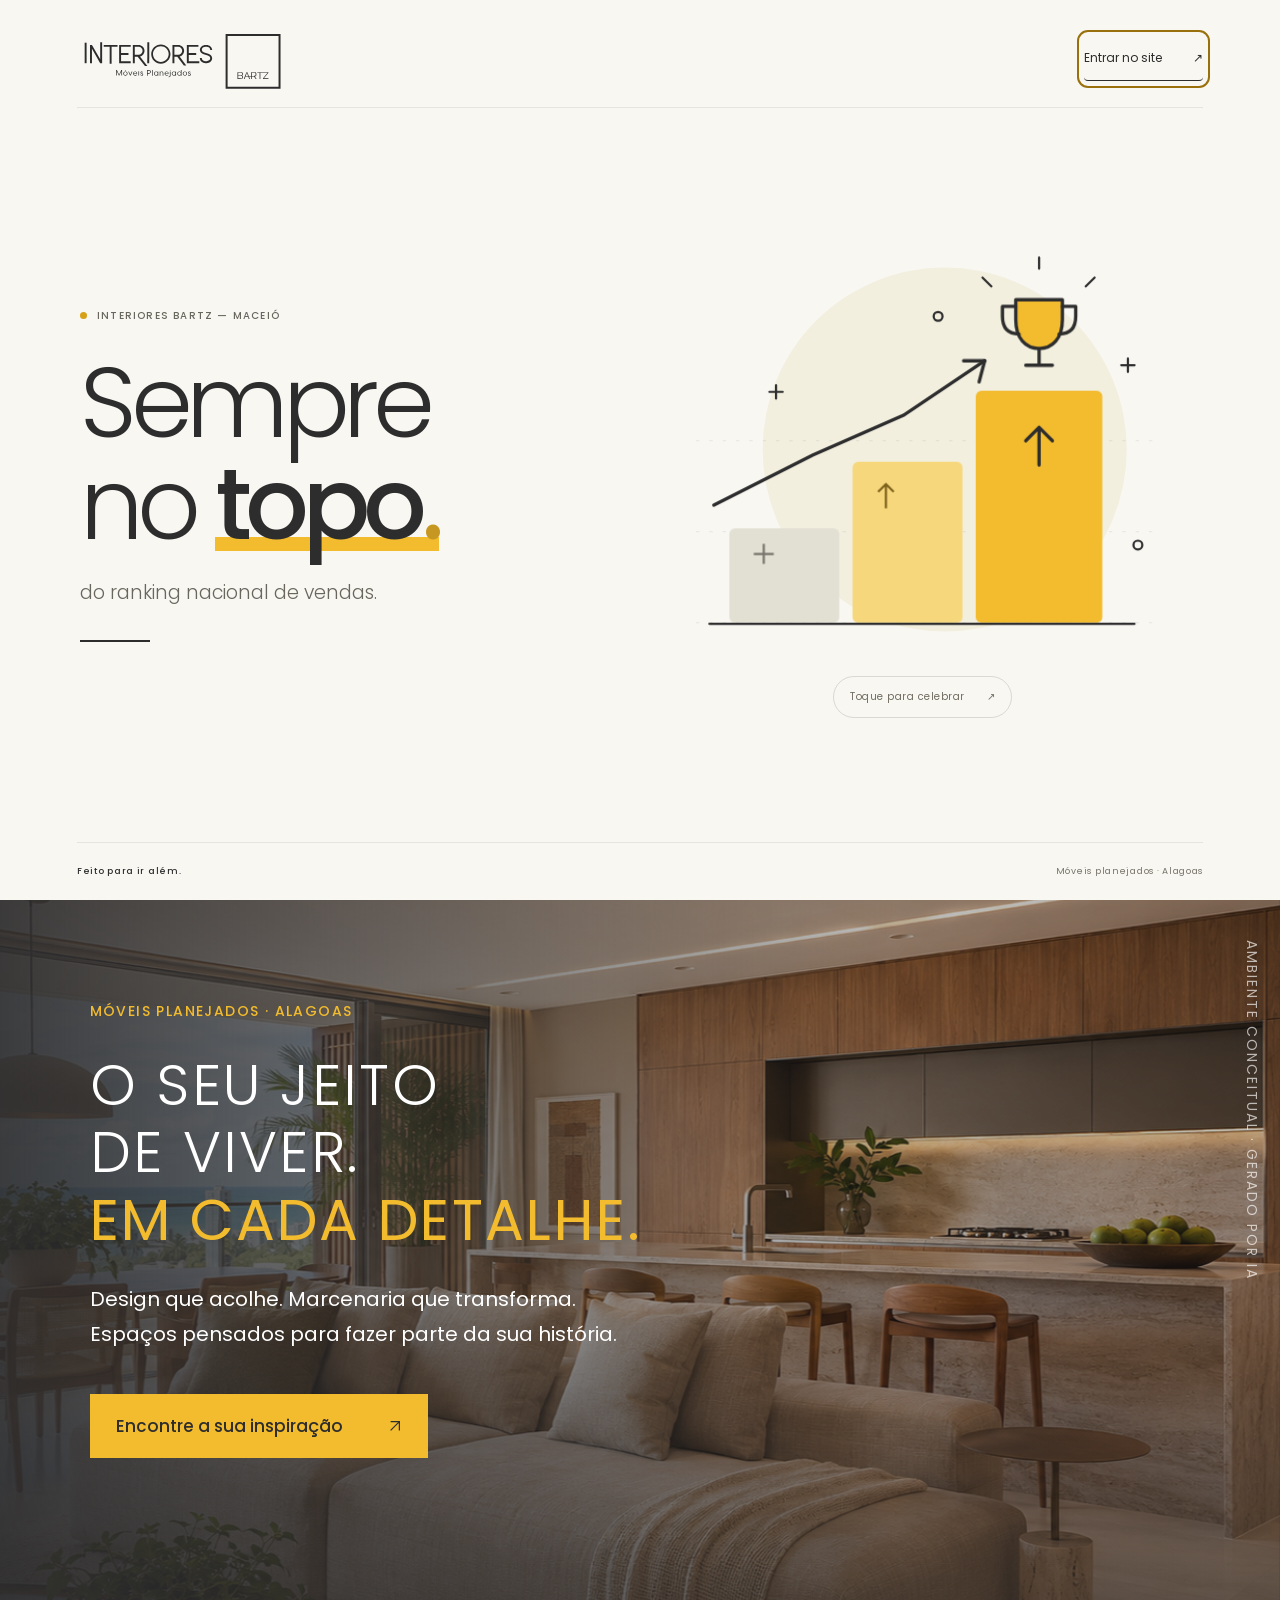
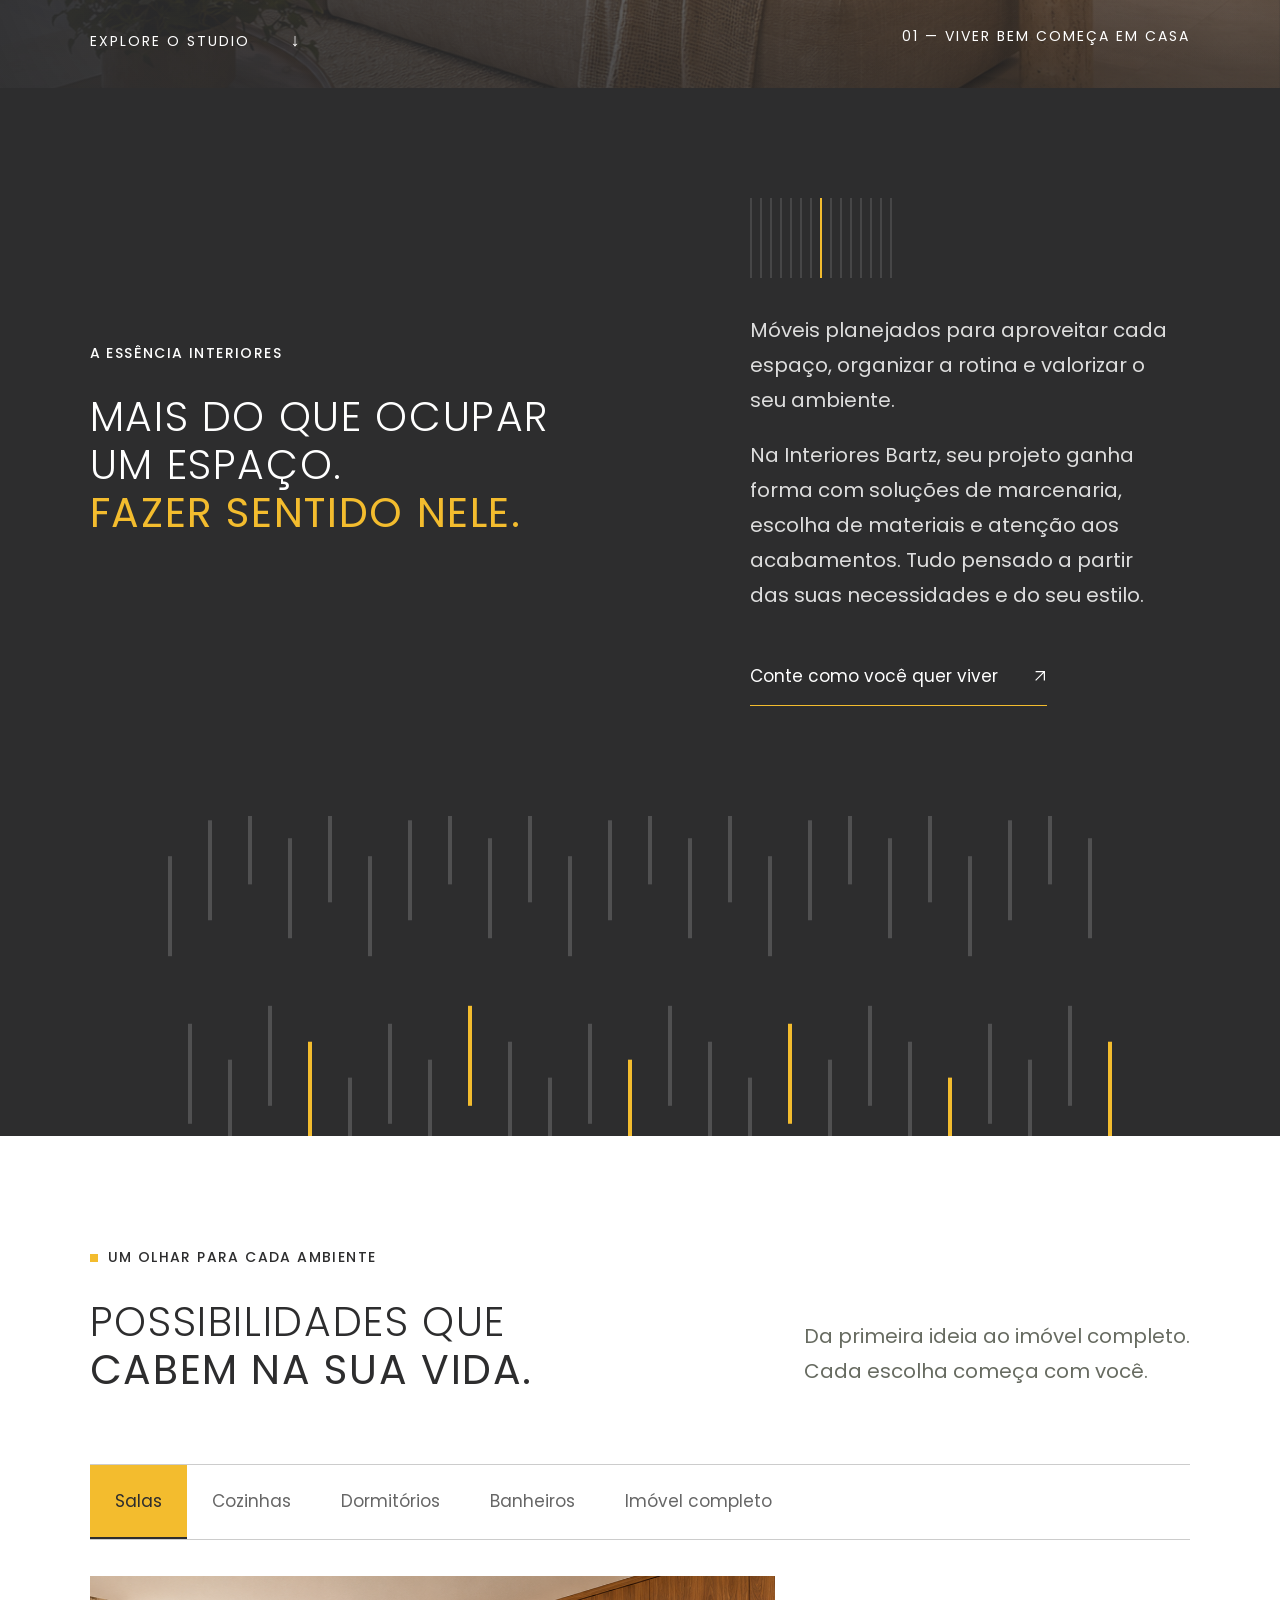
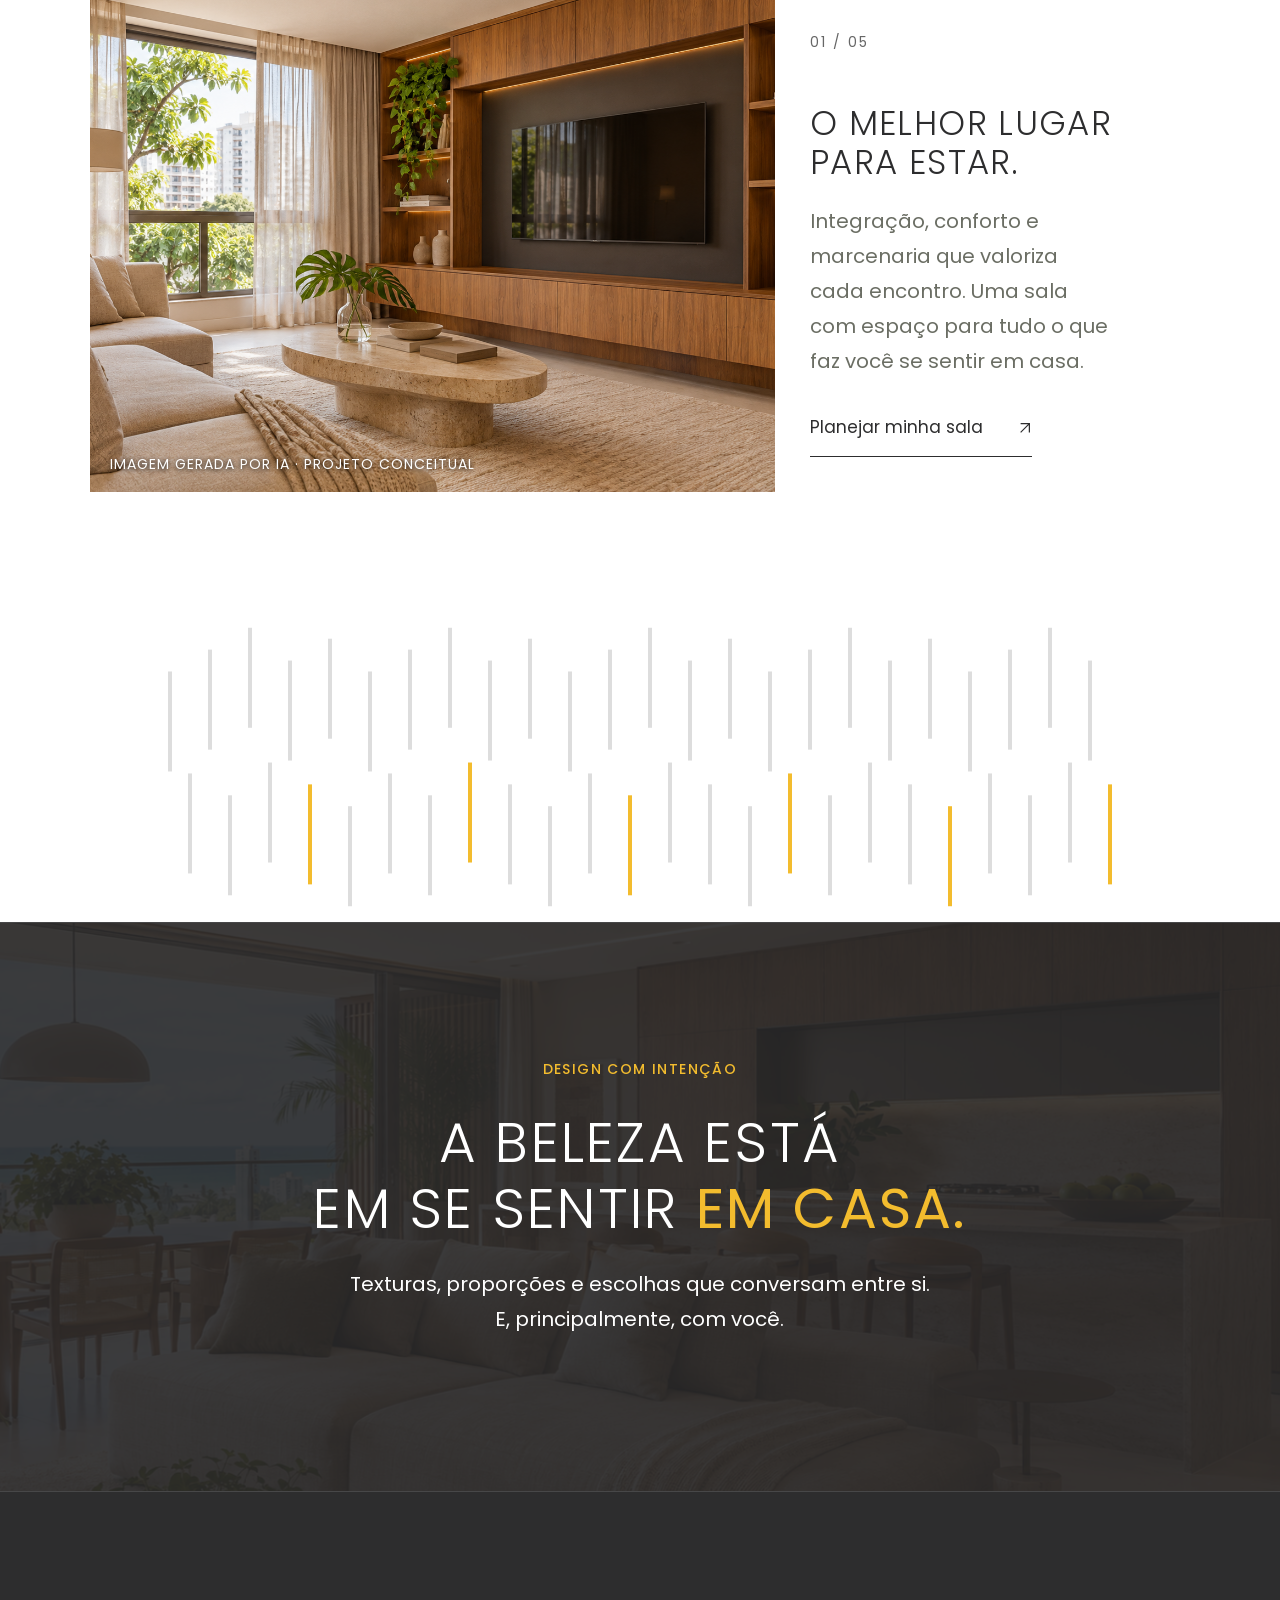
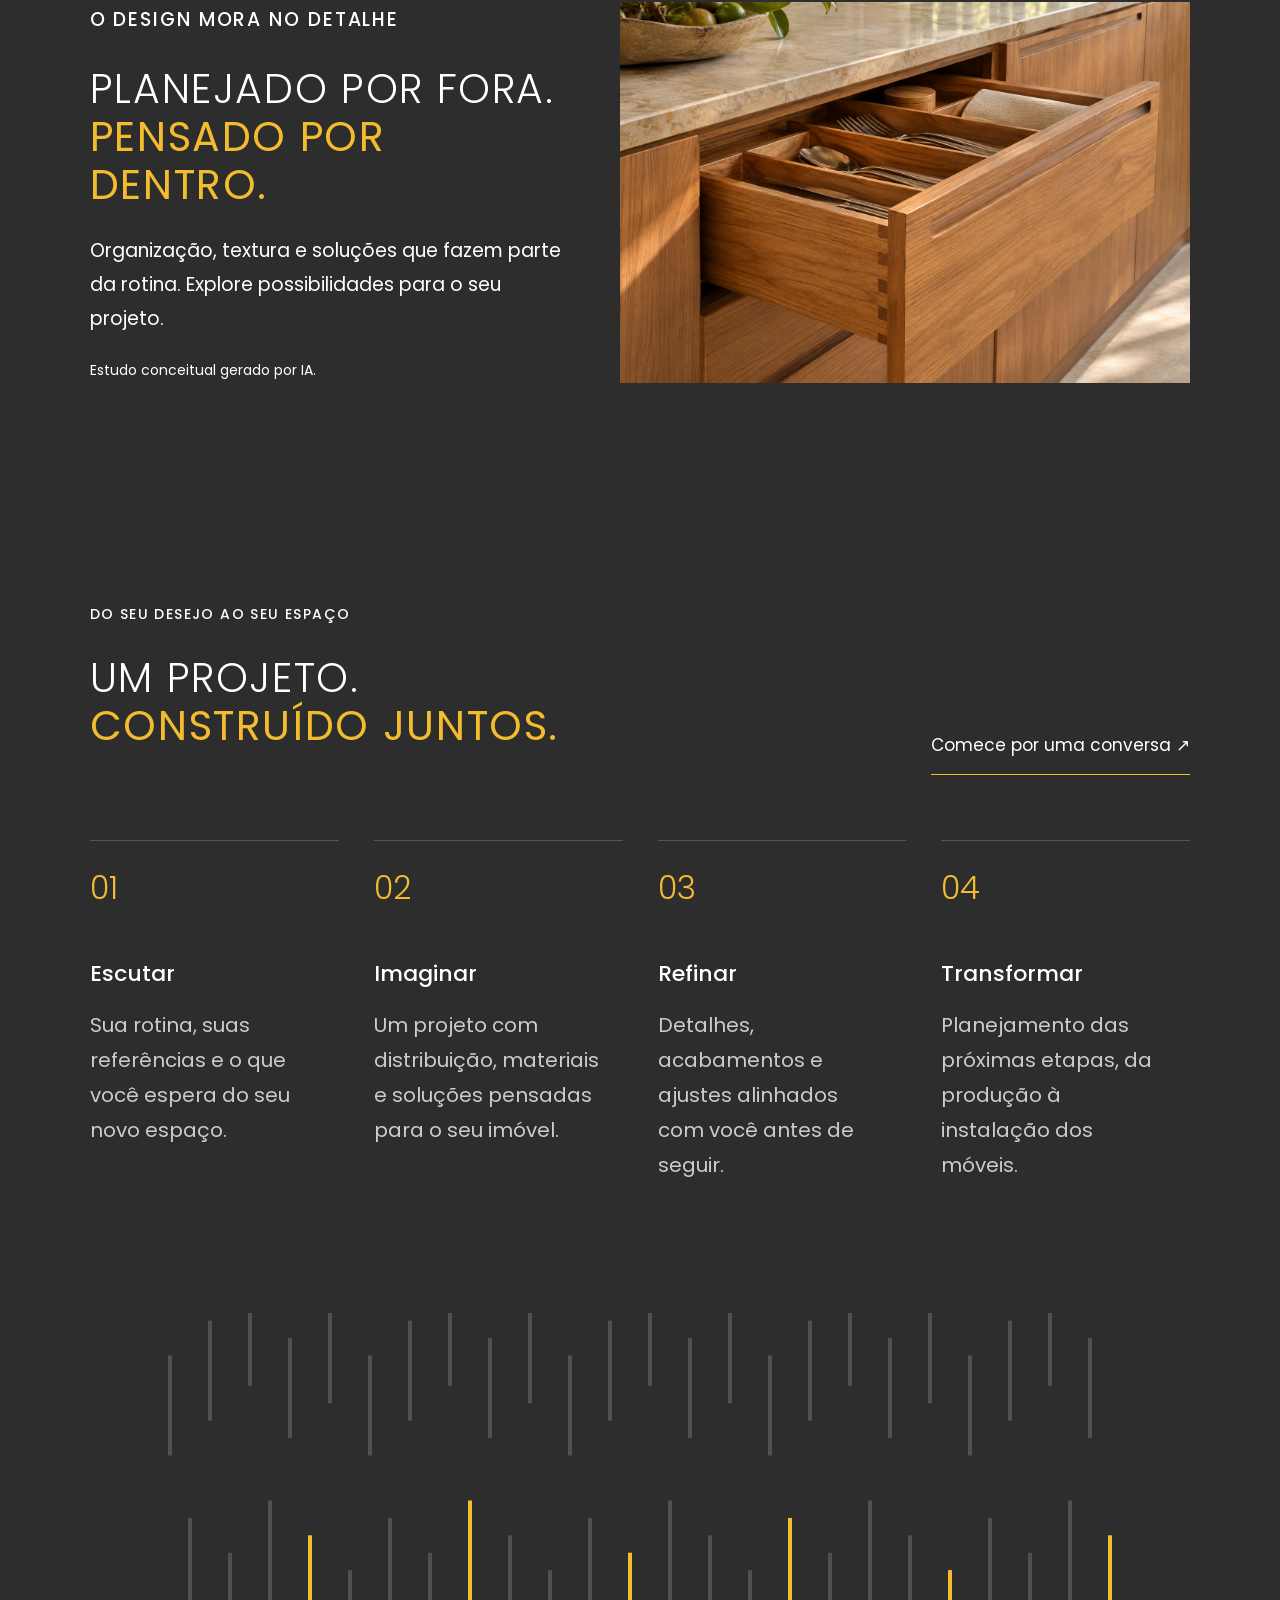
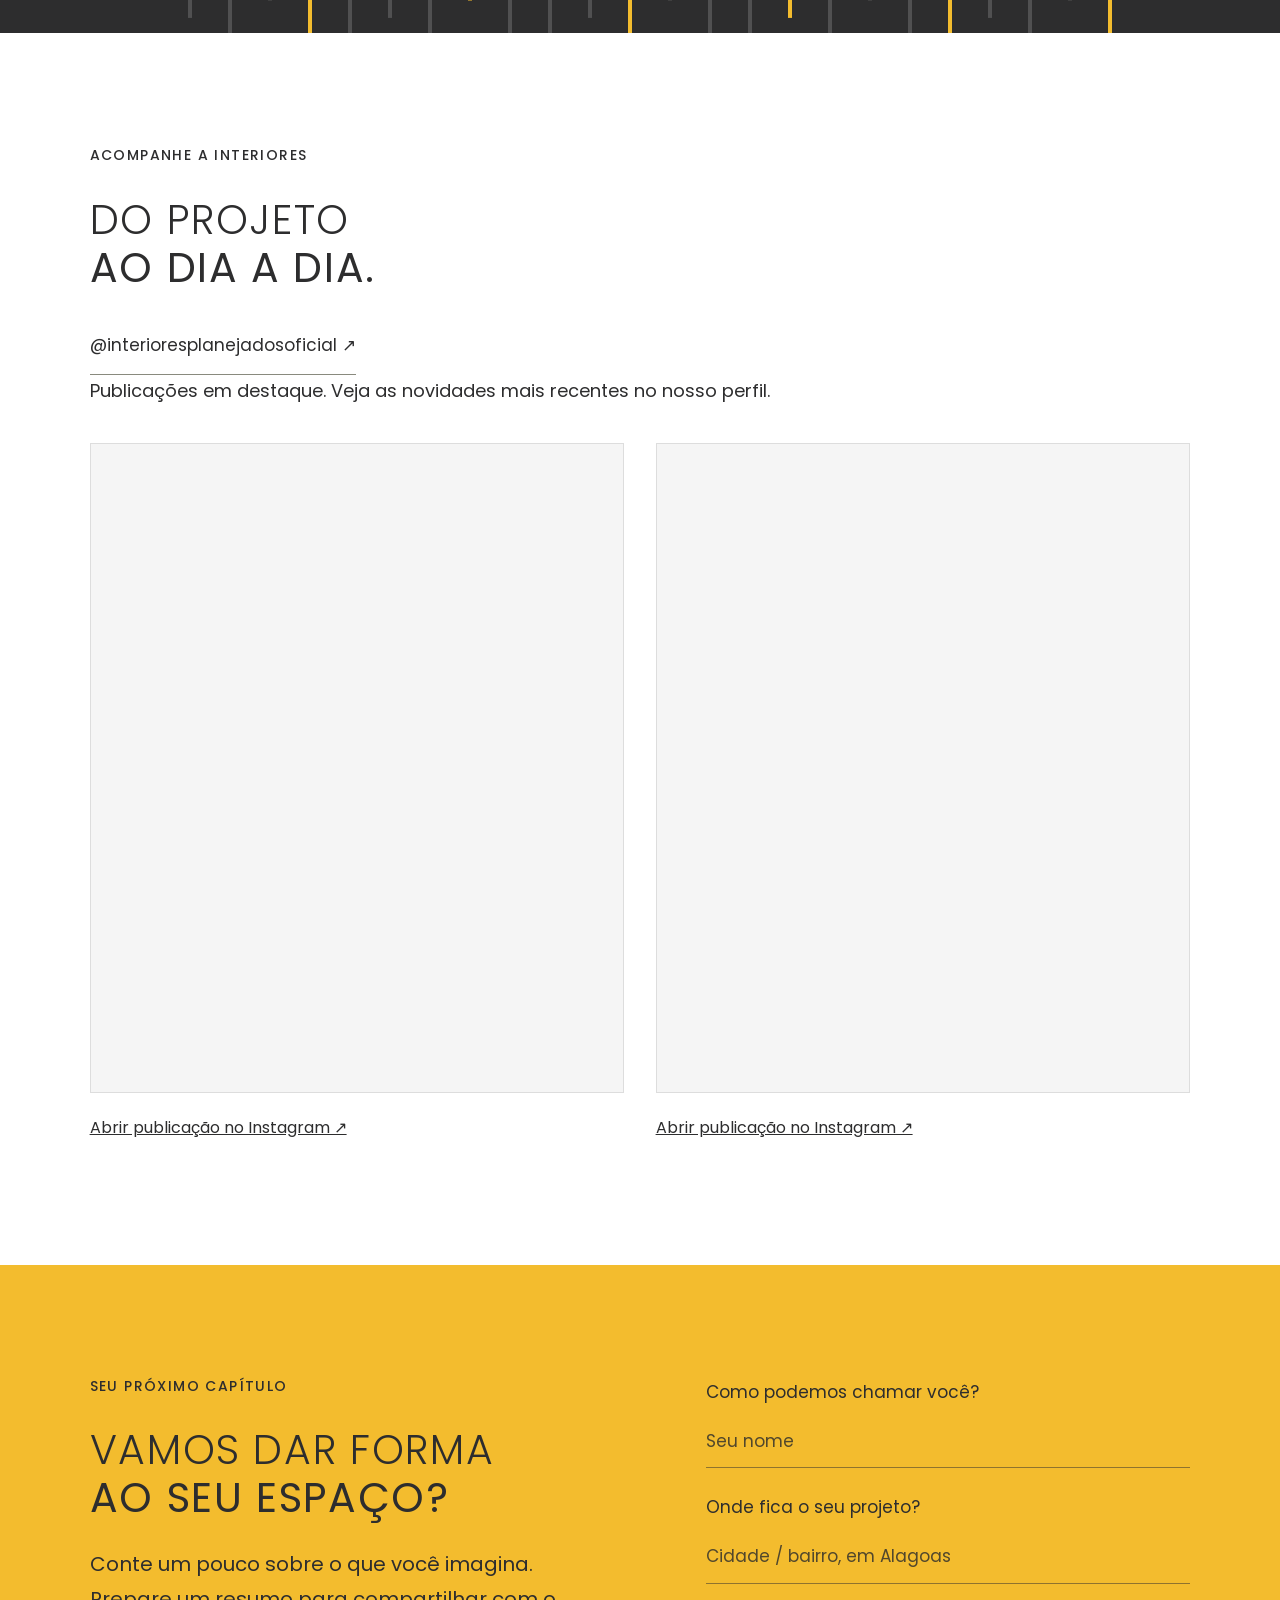
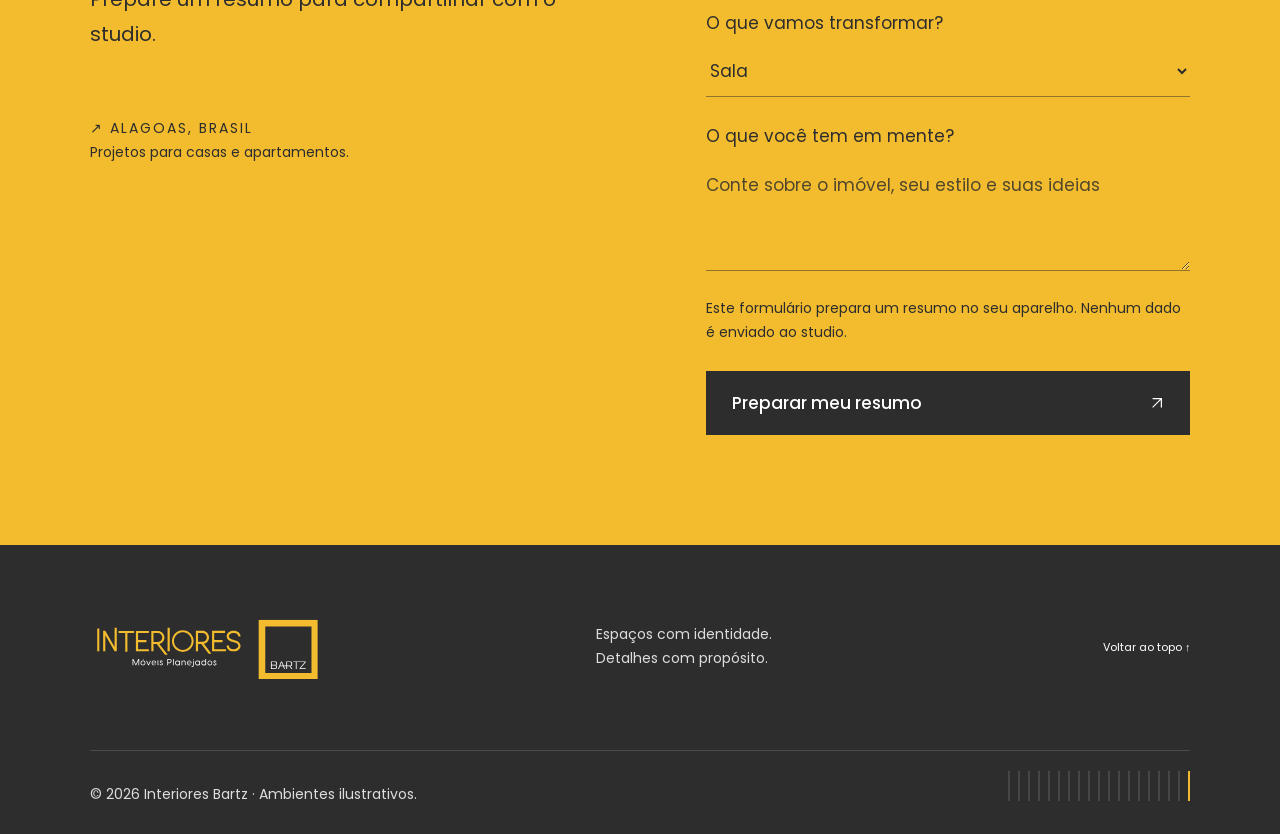
<file: index.html>
<!doctype html>
<html lang="pt-BR">
<head><meta charset="utf-8"><meta name="viewport" content="width=device-width,initial-scale=1"><meta name="theme-color" content="#2D2D2E"><meta name="description" content="Interiores Bartz. Móveis planejados e interiores pensados para o seu jeito de viver, em Alagoas."><title>Interiores Bartz — Espaços para viver</title><link rel="preload" href="assets/fonts/poppins-light.ttf" as="font" type="font/ttf" crossorigin><link rel="stylesheet" href="assets/site.css"><link rel="stylesheet" href="assets/brand.css?v=bartz-marcas-lado-a-lado-2"><script src="dados.js" defer></script><script src="assets/public-map.js" defer></script><script src="assets/site.js" defer></script><style id="brand-pair-layout">
/* Original companion mark, paired with the main brand in the header. */
.header-brands{display:flex;flex-flow:row nowrap;align-items:center;gap:24px;flex-shrink:0}
.header-brands .companion-logo{display:block;width:88px;height:auto;flex-shrink:0}
@media(max-width:1280px){
  .header-brands{gap:16px}
  .header .header-brands .brand,.header .header-brands .brand img{width:200px}
  .header-brands .companion-logo{width:72px}
  .menu-toggle{display:flex;align-items:center;gap:12px;border:0;background:none;color:inherit;padding:12px 0;font-size:17px}
  .header nav{display:none;position:absolute;top:100%;left:0;right:0;background:var(--ink);padding:20px 6% 30px;flex-direction:column;align-items:stretch;gap:0;box-shadow:0 12px 20px #0001}
  .header nav.open{display:flex}
  .header nav a{padding:17px 0;font-size:17px;border-bottom:1px solid #ffffff30}
  .header nav .nav-cta{padding:16px;margin-left:0}
}
@media(max-width:700px){
  .header-brands{gap:12px}
  .header .header-brands .brand,.header .header-brands .brand img{width:165px}
  .header-brands .companion-logo{width:60px}
}
@media(max-width:380px){
  .header-brands{gap:10px}
  .header .header-brands .brand,.header .header-brands .brand img{width:140px}
  .header-brands .companion-logo{width:50px}
}
</style><link rel="stylesheet" href="assets/award-intro.css?v=2"></head>
<body>
<section id="award-intro" class="award-intro" role="dialog" aria-modal="true" aria-labelledby="award-title" aria-describedby="award-location award-subtitle" hidden>
  <div class="award-intro__top"><img class="award-intro__brand" src="assets/brand/logo-horizontal-positivo.svg" alt="Interiores Bartz" width="220" height="71" fetchpriority="high"><button class="award-intro__skip" type="button">Entrar no site <span aria-hidden="true">↗</span></button></div>
  <div class="award-intro__content">
    <div class="award-intro__copy"><p class="award-intro__location" id="award-location"><span></span> Interiores Bartz — Maceió</p>
      <h2 class="award-intro__headline" id="award-title">Sempre <br>no <strong>topo<span aria-hidden="true">.</span></strong></h2>
      <p class="award-intro__subtitle" id="award-subtitle">do ranking nacional de vendas.</p>
      <div class="award-intro__rule" aria-hidden="true"><i></i></div>
    </div>
    <button class="award-intro__stage" type="button" aria-label="Repetir animação do pódio">
      <svg viewBox="0 0 500 400" aria-hidden="true" focusable="false">
        <circle class="award-orbit" cx="270" cy="196" r="164" fill="#f2efdF"/>
        <path class="award-guide" d="M46 352H464M46 270H464M46 188H464" fill="none" stroke="#2d2d2e" stroke-opacity=".09" stroke-dasharray="3 9"/>
        <g class="award-bars">
          <g class="award-bar award-bar--one"><rect x="76" y="267" width="99" height="85" rx="5" fill="#e2dfd3"/><path d="M98 290h18m-9-9v18" stroke="#77756d" stroke-width="2"/></g>
          <g class="award-bar award-bar--two"><rect x="187" y="207" width="99" height="145" rx="5" fill="#f6d77c"/><path d="m210 234 7-7 7 7m-7-7v22" stroke="#7d621c" stroke-width="2" fill="none"/></g>
          <g class="award-bar award-bar--three"><rect x="298" y="143" width="114" height="209" rx="5" fill="#f3bc2e"/><path d="m343 188 12-12 12 12m-12-12v34" stroke="#2d2d2e" stroke-width="3" stroke-linecap="round" stroke-linejoin="round" fill="none"/></g>
        </g>
        <path class="award-climb" d="M62 246 151 201 233 165 306 116" fill="none" stroke="#2d2d2e" stroke-width="3" stroke-linecap="round"/>
        <path class="award-arrow" d="m287 116 19 0-5 19" fill="none" stroke="#2d2d2e" stroke-width="3" stroke-linecap="round" stroke-linejoin="round"/>
        <g class="award-cup" fill="none" stroke="#2d2d2e" stroke-width="3" stroke-linecap="round" stroke-linejoin="round">
          <path d="M334 61h42v18c0 17-9 26-21 26s-21-9-21-26Z" fill="#f3bc2e"/>
          <path d="M334 67h-12v9c0 11 5 16 15 16m39-25h12v9c0 11-5 16-15 16m-18 13v15m-12 0h24"/>
        </g>
        <g class="award-sparks" fill="none" stroke="#2d2d2e" stroke-width="2" stroke-linecap="round">
          <path d="M355 33v-10m42 26 8-8m-93 8-8-8"/>
          <path d="M435 114v12m-6-6h12M118 138v12m-6-6h12"/>
          <circle cx="264" cy="76" r="4"/><circle cx="444" cy="282" r="4"/>
        </g>
        <path d="M58 353H441" stroke="#2d2d2e" stroke-width="2" stroke-linecap="round"/>
      </svg>
      <span class="award-intro__hint">Toque para celebrar <span aria-hidden="true">↗</span></span>
    </button>
  </div>
  <div class="award-intro__bottom"><span>Feito para ir além.</span><span>Móveis planejados · Alagoas</span></div>
</section>
<script src="assets/award-intro.js?v=2"></script>
<a class="skip" href="#conteudo">Ir para o conteúdo</a>
<header class="header"><div class="header-brands"><a class="brand" href="#inicio" aria-label="Interiores Bartz início"><img src="assets/brand/logo-horizontal.svg" alt="Interiores — Móveis Planejados · Bartz" width="234" height="75"></a><img class="companion-logo" src="assets/brand/logo-complementar.png" alt="Bartz — 30 anos" width="122" height="79"></div><button class="menu-toggle" aria-expanded="false" aria-controls="navigation">Menu <span>＋</span></button><nav id="navigation" aria-label="Navegação principal"><a href="#essencia">Nossa essência</a><a href="#ambientes">Ambientes</a><a href="#processo">Como criamos</a><a href="studio/">Acessar Studio</a><a class="nav-cta" href="#contato">Vamos conversar <span>↗</span></a></nav></header>
<main id="conteudo">
<section class="map-opening" id="inicio" aria-label="Mapa de presença da Interiores em Maceió, Alagoas">
<div id="map-fallback" class="map-fallback"><svg id="public-geography" viewBox="0 0 1200 700" aria-label="Mapa esquemático dos pontos em Maceió" role="img"><defs><pattern id="map-lines" width="30" height="30" patternUnits="userSpaceOnUse"><path d="M0 0V30" stroke="#ffffff" stroke-opacity=".025"/></pattern></defs><rect width="1200" height="700" fill="#242425"/><rect width="1200" height="700" fill="url(#map-lines)"/><g id="geography-shapes"></g><g id="public-pins"></g><text x="1000" y="540" fill="#ffffff70" font-size="12" letter-spacing="5">ATLÂNTICO</text></svg><span class="schematic-note">MAPA ESQUEMÁTICO · MACEIÓ / AL</span></div>
<iframe id="opening-map" src="mapa.html?publico=1" title="Mapa 3D de Maceió com pinos e contador animados" tabindex="-1" aria-hidden="true"></iframe>
<div class="map-overlay" id="map-overlay"><p class="eyebrow">INTERIORES EM MACEIÓ · ALAGOAS</p><h1><span id="public-count">0</span><span id="public-count-label">pontos no mapa</span></h1><p id="public-data-note">Carregando dados do mapa…</p><button id="public-replay" class="map-replay" type="button">Rever abertura <span aria-hidden="true">↻</span></button></div>
<div class="map-opening-bottom"><a href="#apresentacao">CONHEÇA A INTERIORES <span aria-hidden="true">↓</span></a><button id="map-replay-always" class="map-replay" type="button">Rever abertura</button><a href="mapa.html">Abrir mapa completo</a></div></section>
<section class="hero" id="apresentacao"><div class="hero-art" data-parallax="0.16" role="img" aria-label="Ilustração conceitual de sala com marcenaria em madeira, sofá claro e luz natural"></div><div class="hero-shade"></div><div class="hero-content"><p class="eyebrow">MÓVEIS PLANEJADOS · ALAGOAS</p><h1>O seu jeito<br>de viver.<br><em>Em cada detalhe.</em></h1><p>Design que acolhe. Marcenaria que transforma.<br>Espaços pensados para fazer parte da sua história.</p><a class="button light" href="#ambientes">Encontre a sua inspiração <span>↗</span></a></div><div class="hero-bottom"><a href="#essencia">EXPLORE O STUDIO <span>↓</span></a><span>01 — VIVER BEM COMEÇA EM CASA</span></div><span class="concept">AMBIENTE CONCEITUAL · GERADO POR IA</span></section>
<section class="intro section" id="essencia"><div class="reveal"><p class="eyebrow">A ESSÊNCIA INTERIORES</p><h2>Mais do que ocupar<br>um espaço.<br><em>Fazer sentido nele.</em></h2></div><div class="intro-copy reveal"><span class="brand-lines" aria-hidden="true"></span><p>Móveis planejados para aproveitar cada espaço, organizar a rotina e valorizar o seu ambiente.</p><p>Na Interiores Bartz, seu projeto ganha forma com soluções de marcenaria, escolha de materiais e atenção aos acabamentos. Tudo pensado a partir das suas necessidades e do seu estilo.</p><a class="text-link" href="#contato">Conte como você quer viver <span>↗</span></a></div></section>
<section class="environments section" id="ambientes"><div class="section-heading reveal"><div><p class="eyebrow">UM OLHAR PARA CADA AMBIENTE</p><h2>Possibilidades que<br><em>cabem na sua vida.</em></h2></div><p>Da primeira ideia ao imóvel completo.<br>Cada escolha começa com você.</p></div><div class="tabs" role="tablist" aria-label="Ambientes"><button role="tab" id="tab-salas" aria-selected="true" aria-controls="environment-panel" data-room="salas">Salas</button><button role="tab" id="tab-cozinhas" aria-selected="false" tabindex="-1" aria-controls="environment-panel" data-room="cozinhas">Cozinhas</button><button role="tab" id="tab-dormitorios" aria-selected="false" tabindex="-1" aria-controls="environment-panel" data-room="dormitorios">Dormitórios</button><button role="tab" id="tab-banheiros" aria-selected="false" tabindex="-1" aria-controls="environment-panel" data-room="banheiros">Banheiros</button><button role="tab" id="tab-completo" aria-selected="false" tabindex="-1" aria-controls="environment-panel" data-room="completo">Imóvel completo</button></div><div class="environment-panel" id="environment-panel" role="tabpanel" aria-labelledby="tab-salas"><div class="room-visual"><img src="assets/sala-conceito.png" alt="Sala com painel e móveis planejados — conceito gerado por IA" loading="lazy"><span>IMAGEM GERADA POR IA · PROJETO CONCEITUAL</span></div><div class="room-copy"><span class="room-number">01 / 05</span><h3>O melhor lugar<br>para estar.</h3><p>Integração, conforto e marcenaria que valoriza cada encontro. Uma sala com espaço para tudo o que faz você se sentir em casa.</p><a class="text-link room-link" href="#contato">Planejar minha sala <span>↗</span></a></div></div></section>
<section class="manifesto"><div class="manifesto-art" data-parallax="0.10"></div><div class="manifesto-content reveal"><p class="eyebrow">DESIGN COM INTENÇÃO</p><h2>A beleza está<br>em se sentir <em>em casa.</em></h2><p>Texturas, proporções e escolhas que conversam entre si.<br>E, principalmente, com você.</p></div></section>
<section class="section craft"><div><p class="eyebrow">O DESIGN MORA NO DETALHE</p><h2>Planejado por fora.<br><em>Pensado por dentro.</em></h2><p>Organização, textura e soluções que fazem parte da rotina. Explore possibilidades para o seu projeto.</p><small>Estudo conceitual gerado por IA.</small></div><img src="assets/detalhe-conceito.png" alt="Conceito de gaveta planejada com organizador de madeira" loading="lazy"></section><section class="process section" id="processo"><div class="section-heading reveal"><div><p class="eyebrow">DO SEU DESEJO AO SEU ESPAÇO</p><h2>Um projeto.<br><em>Construído juntos.</em></h2></div><a class="text-link" href="#contato">Comece por uma conversa ↗</a></div><div class="steps"><article class="reveal"><span>01</span><h3>Escutar</h3><p>Sua rotina, suas referências e o que você espera do seu novo espaço.</p></article><article class="reveal"><span>02</span><h3>Imaginar</h3><p>Um projeto com distribuição, materiais e soluções pensadas para o seu imóvel.</p></article><article class="reveal"><span>03</span><h3>Refinar</h3><p>Detalhes, acabamentos e ajustes alinhados com você antes de seguir.</p></article><article class="reveal"><span>04</span><h3>Transformar</h3><p>Planejamento das próximas etapas, da produção à instalação dos móveis.</p></article></div></section>
<section class="section instagram-section" id="instagram"><p class="eyebrow">ACOMPANHE A INTERIORES</p><h2>Do projeto<br><em>ao dia a dia.</em></h2><a class="text-link" href="https://www.instagram.com/interioresplanejadosoficial/" target="_blank" rel="noopener">@interioresplanejadosoficial ↗</a><p>Publicações em destaque. Veja as novidades mais recentes no nosso perfil.</p><div class="instagram-posts"><article><iframe src="https://www.instagram.com/p/DfPpoZ_xttm/embed/" title="Publicação da Interiores no Instagram 1" loading="lazy"></iframe><a href="https://www.instagram.com/p/DfPpoZ_xttm/" target="_blank" rel="noopener">Abrir publicação no Instagram ↗</a></article><article><iframe src="https://www.instagram.com/p/DfICDe4JQMW/embed/" title="Publicação da Interiores no Instagram 2" loading="lazy"></iframe><a href="https://www.instagram.com/p/DfICDe4JQMW/" target="_blank" rel="noopener">Abrir publicação no Instagram ↗</a></article></div></section><section class="contact section" id="contato"><div class="reveal"><p class="eyebrow">SEU PRÓXIMO CAPÍTULO</p><h2>Vamos dar forma<br><em>ao seu espaço?</em></h2><p>Conte um pouco sobre o que você imagina.<br>Prepare um resumo para compartilhar com o studio.</p><div class="location">↗ ALAGOAS, BRASIL<br><small>Projetos para casas e apartamentos.</small></div></div><form id="briefing"><label for="name">Como podemos chamar você?</label><input id="name" name="name" autocomplete="name" placeholder="Seu nome" required maxlength="100"><label for="city">Onde fica o seu projeto?</label><input id="city" name="city" autocomplete="address-level2" placeholder="Cidade / bairro, em Alagoas" required maxlength="160"><label for="room">O que vamos transformar?</label><select id="room" name="room"><option>Sala</option><option>Cozinha</option><option>Dormitório</option><option>Banheiro</option><option>Imóvel completo</option></select><label for="details">O que você tem em mente?</label><textarea id="details" name="details" rows="3" placeholder="Conte sobre o imóvel, seu estilo e suas ideias" maxlength="2000"></textarea><p class="form-note">Este formulário prepara um resumo no seu aparelho. Nenhum dado é enviado ao studio.</p><button class="button dark" type="submit">Preparar meu resumo <span>↗</span></button><div id="form-result" role="status" hidden><p>Seu resumo está pronto. Copie e compartilhe com o contato do studio.</p><textarea id="summary" aria-label="Resumo do projeto" readonly rows="6"></textarea><button class="text-link" type="button" id="copy-summary">Copiar resumo ↗</button></div></form></section>
</main><footer><a class="brand" href="#inicio"><img src="assets/brand/logo-horizontal.svg" alt="Interiores — Móveis Planejados · Bartz" width="234" height="75"></a><p>Espaços com identidade.<br>Detalhes com propósito.</p><a href="#inicio">Voltar ao topo ↑</a><small>© <span id="year">2026</span> Interiores Bartz · Ambientes ilustrativos.</small></footer>
</body></html>
</file>
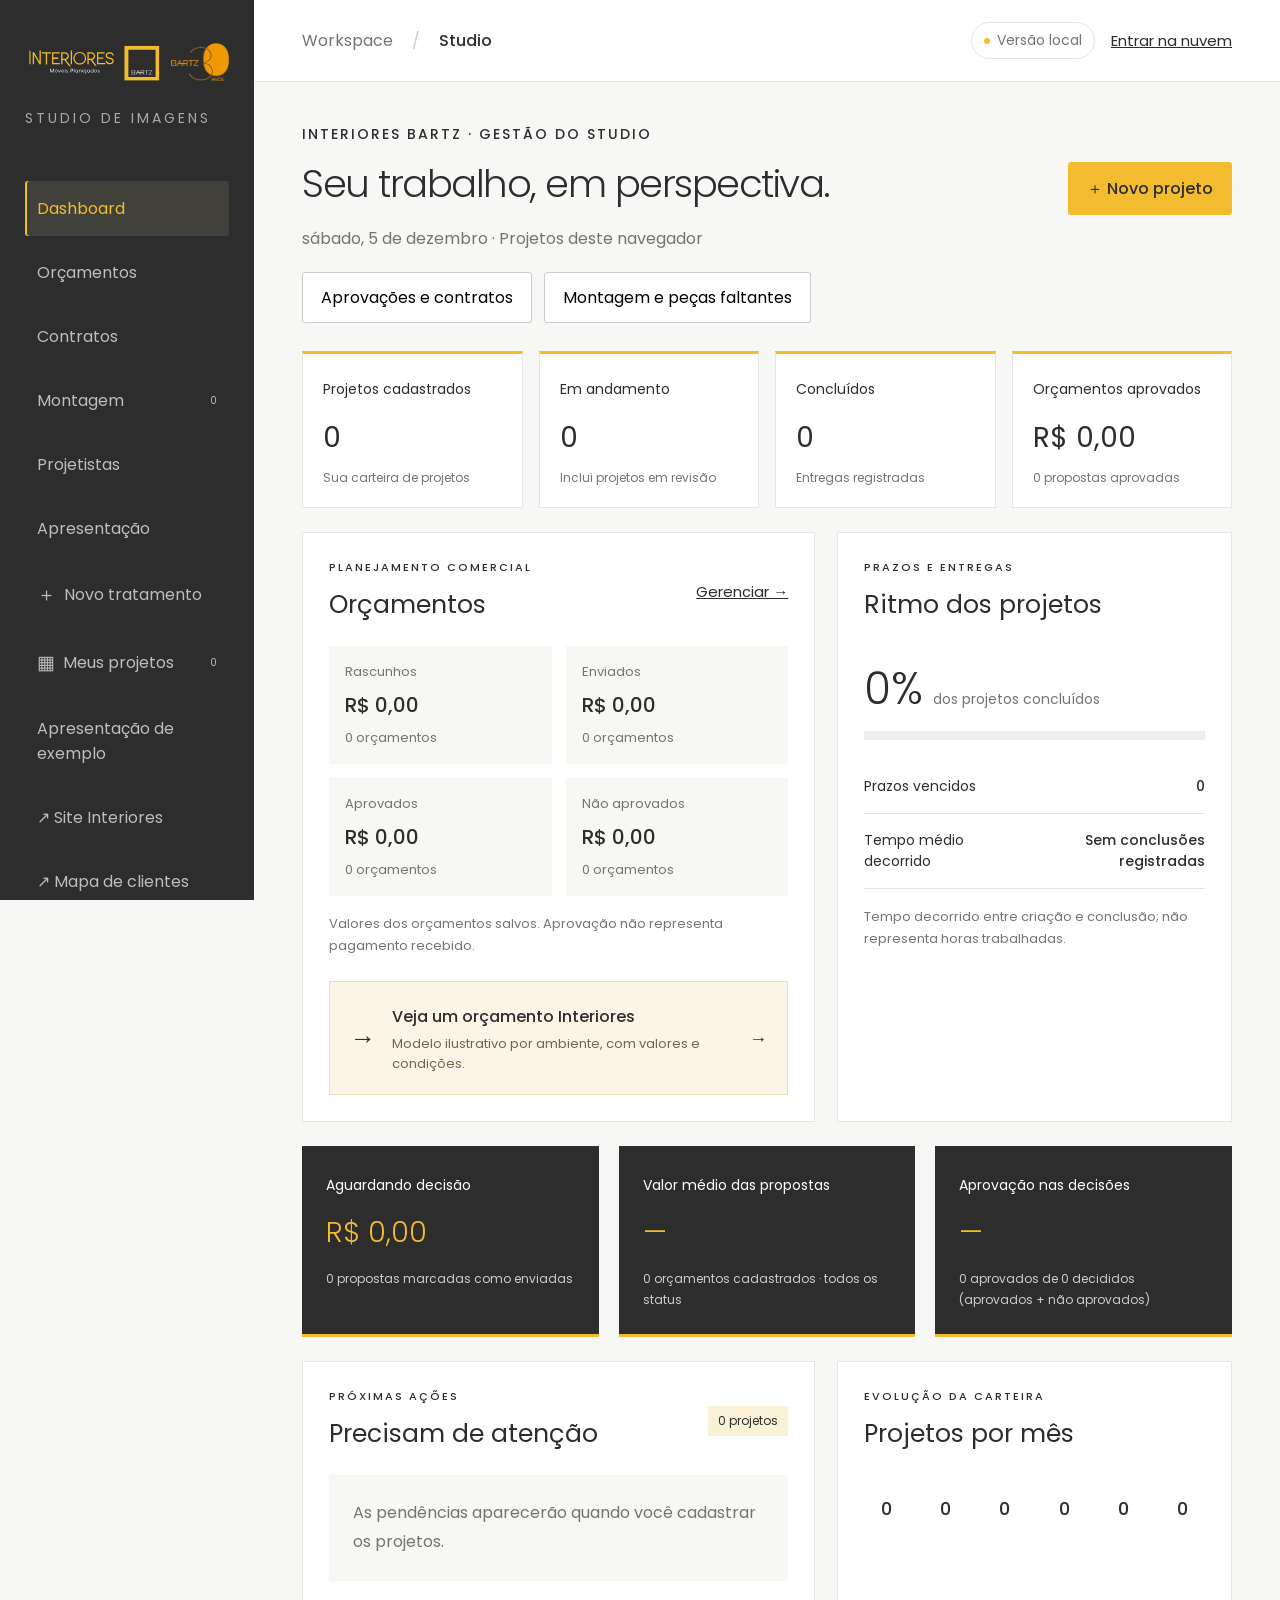
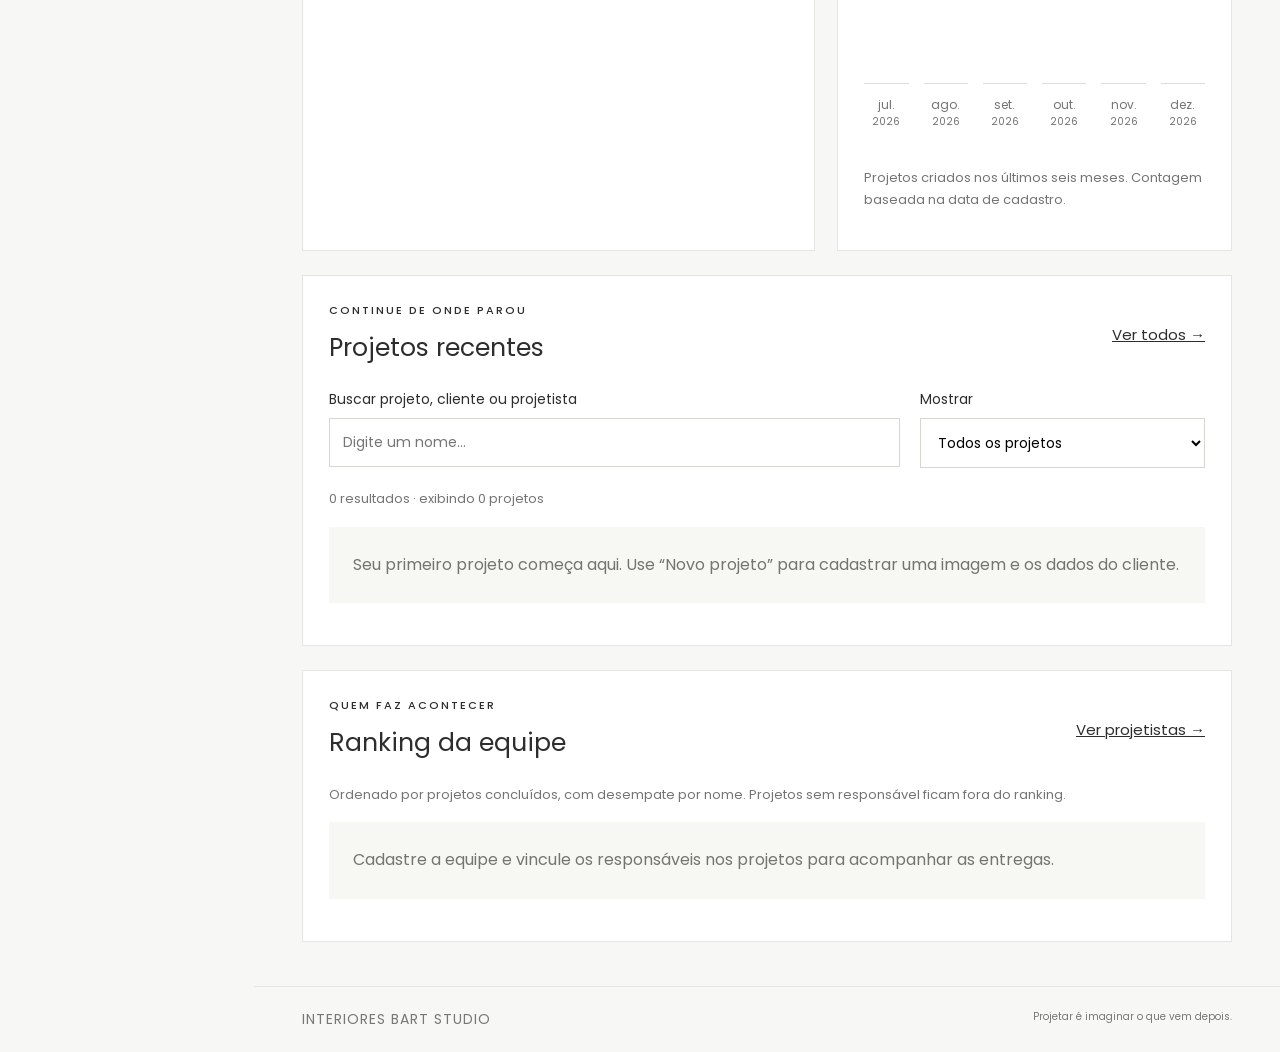
<file: studio/index.html>
<!doctype html>
<html lang="pt-BR"><head><meta charset="utf-8"><meta name="viewport" content="width=device-width,initial-scale=1"><meta name="theme-color" content="#2D2D2E"><title>Interiores Bart Studio — Projetos e imagens</title><link rel="stylesheet" href="styles.css?v=operations-5"><style id="brand-pair-layout">
/* Keep the two original marks side by side above the system navigation. */
.sidebar-brands{display:flex;flex-flow:row nowrap;align-items:center;gap:8px;flex-shrink:0}
.sidebar-brands .brand{display:block;flex:0 0 138px}
.sidebar-brands .brand img{width:138px;height:auto}
.sidebar-brands .companion-logo{display:block;width:58px;height:auto;flex-shrink:0}
@media(min-width:651px) and (max-width:1100px){
  .sidebar-brands .brand{flex-basis:120px}
  .sidebar-brands .brand img{width:120px}
  .sidebar-brands .companion-logo{width:51px}
}
@media(max-width:650px){
  .sidebar-brands{gap:16px}
  .sidebar-brands .brand{flex-basis:180px}
  .sidebar-brands .brand img{width:180px}
  .sidebar-brands .companion-logo{width:70px}
}
</style><link rel="stylesheet" href="operations.css?v=1"></head>
<body><aside class="sidebar"><div class="sidebar-brands"><a class="brand" href="./" aria-label="Interiores Bart Studio início"><img src="../assets/brand/logo-horizontal.svg" alt="Interiores Móveis Planejados · Bartz" width="208" height="67"></a><img class="companion-logo" src="../assets/brand/logo-complementar.png" alt="Bartz — 30 anos" width="122" height="79"></div><div class="studio-label">STUDIO DE IMAGENS</div><nav aria-label="Principal"><button class="nav" data-view="dashboard">Dashboard</button><button class="nav" data-view="budget">Orçamentos</button><button class="nav" data-view="contract">Contratos</button><button class="nav" data-view="assembly">Montagem <b id="assembly-badge">0</b></button><button class="nav" data-view="team">Projetistas</button><button class="nav" data-view="presentation">Apresentação</button><button class="nav active" data-view="create"><span>＋</span> Novo tratamento</button><button class="nav" data-view="projects"><span>▦</span> Meus projetos <b id="count">0</b></button><a class="nav" href="apresentacao.html" target="_blank" rel="noopener">Apresentação de exemplo</a><a class="nav" href="../">↗ Site Interiores</a><a class="nav" href="../mapa.html">↗ Mapa de clientes</a></nav><div class="sidebar-bottom"><div class="lines"></div><p>Boas ideias merecem<br>uma nova perspectiva.</p><span>INTERIORES BART STUDIO · STUDIO</span></div></aside>
<div class="workspace"><header><span>Workspace <i>/</i> <strong>Studio</strong></span><div class="account"><span class="local-badge" id="storage-badge"><span></span> Versão local</span><button id="account" class="text-button">Entrar na nuvem</button></div></header><main><section id="contract-view" hidden><p class="eyebrow">DA APROVAÇÃO À ASSINATURA</p><h1>Contratos</h1><p class="subtitle">Prepare a minuta com o escopo e os valores do projeto. Aprovações e assinatura são registros manuais: o painel não colhe assinatura digital nem envia o contrato ao cliente.</p><a class="example-callout" href="contrato-exemplo.html" target="_blank" rel="noopener"><span><strong>Contrato base Interiores Bartz</strong><small>Minuta de exemplo com campos para preencher e revisar juridicamente.</small></span><span>→</span></a><label>Projeto<select id="contract-project"></select></label><p id="contract-status" role="status"></p><div id="contract-content" hidden><ol id="contract-steps" class="contract-steps"></ol><div class="operations-grid"><section class="operations-card"><h2>Aprovação da apresentação</h2><p class="hint">Salve e gere a apresentação no editor. Registre o aceite recebido do cliente para essa versão.</p><label>Nome de quem aprovou<input id="contract-presentation-name" maxlength="150"></label><label>Data do aceite<input id="contract-presentation-date" type="date"></label><label>Referência do aceite<textarea id="contract-presentation-reference" maxlength="1000" placeholder="Ex.: e-mail de 10/11 e nome do PDF aprovado."></textarea></label><button type="button" class="secondary" id="contract-approve-presentation">Registrar aprovação</button><button type="button" class="text-button" id="contract-open-presentation">Abrir apresentação</button></section><section class="operations-card"><h2>Aprovação do orçamento</h2><p class="hint">O registro fica ligado aos valores e condições salvos. Alterar o orçamento exige novo aceite.</p><label>Nome de quem aprovou<input id="contract-budget-name" maxlength="150"></label><label>Data do aceite<input id="contract-budget-date" type="date"></label><label>Referência do aceite<textarea id="contract-budget-reference" maxlength="1000" placeholder="Ex.: proposta IB-001, revisão 02, aprovada por e-mail."></textarea></label><button type="button" class="secondary" id="contract-approve-budget">Registrar aprovação</button><button type="button" class="text-button" id="contract-open-budget">Abrir orçamento</button></section></div><form id="contract-form"><div id="contract-fields"></div><div class="detail-actions"><button class="primary" id="contract-save">Salvar dados do contrato</button><button type="button" class="secondary" id="contract-preview">Prévia da minuta / PDF</button><button type="button" class="primary" id="contract-issue">Gerar versão para assinatura</button></div><p class="hint">A versão para assinatura exige dados completos, aceites da versão atual e identificação de quem revisou juridicamente a minuta.</p></form><section class="operations-card"><h2>Versões e assinatura</h2><div id="contract-issued"></div><label>Data da assinatura<input id="contract-signed-date" type="date"></label><label>Referência do documento assinado<input id="contract-signed-reference" maxlength="500" placeholder="Ex.: nome do arquivo assinado e local em que foi arquivado."></label><button type="button" class="secondary" id="contract-mark-signed">Registrar contrato assinado</button><p class="hint">Este registro não verifica assinaturas. Guarde o PDF assinado e as evidências de aceite fora do painel.</p></section></div></section><section id="assembly-view" hidden><p class="eyebrow">CLIENTES · OBRA · FÁBRICA</p><h1>Montagem e pendências</h1><p class="subtitle">Acompanhe as peças de cada ambiente, o que chegou e o que falta para concluir a montagem.</p><p id="assembly-mode" class="operations-note"></p><div class="detail-actions"><button class="primary" id="assembly-new">＋ Criar acompanhamento</button><button class="secondary" id="assembly-refresh">Atualizar</button><button class="secondary" id="assembly-demo">Ver exemplo local</button></div><form id="assembly-job-form" class="operations-card" hidden><h2>Novo acompanhamento</h2><label>Projeto<select id="assembly-project"></select></label><div class="info-grid"><label>Nome do projetista<input name="designer_name" required maxlength="120"></label><label>E-mail de acesso do projetista<input name="designer_email" type="email" required maxlength="200"></label><label>Nome do montador<input name="installer_name" required maxlength="120"></label><label>E-mail de acesso do montador<input name="installer_email" type="email" required maxlength="200"></label></div><p class="hint">Na nuvem, os participantes acessam usando suas próprias contas com estes e-mails. Isso não cria nem convida usuários.</p><button class="primary">Criar acompanhamento</button></form><p id="assembly-status" role="status"></p><p class="hint"><a href="montagem-configuracao.html" target="_blank" rel="noopener">Como ativar os avisos entre contas</a></p><label>Acompanhamento<select id="assembly-job"></select></label><div id="assembly-content" hidden><div id="assembly-identity" class="operations-note"></div><div id="assembly-metrics" class="metrics"></div><div class="operations-grid"><section class="operations-card"><h2>Peças por ambiente</h2><label>Filtrar ambiente<select id="assembly-room-filter"></select></label><div id="assembly-parts"></div><details class="operations-add"><summary>＋ Cadastrar peça / módulo</summary><form id="assembly-part-form"><div class="info-grid"><label>Ambiente<input name="room" required maxlength="100" placeholder="Cozinha"></label><label>Móvel<input name="furniture" required maxlength="150" placeholder="Armário inferior"></label><label>Peça / módulo<input name="name" required maxlength="150" placeholder="Gaveteiro de 60 cm"></label><label>Código da fábrica<input name="code" maxlength="120"></label><label>Quantidade prevista<input name="expected" type="number" min="1" max="100000" value="1" required></label></div><button class="secondary">Cadastrar peça</button></form></details></section><section class="operations-card"><h2>Comunicar uma pendência</h2><form id="assembly-issue-form"><label>Peça<select name="part_id" id="assembly-issue-part" required></select></label><div class="info-grid"><label>Quantidade<input name="quantity" type="number" min="1" max="100000" value="1" required></label><label>Motivo<select name="reason"><option value="factory_missing">Não veio da fábrica</option><option value="not_delivered">Não chegou à obra</option><option value="damaged">Avaria</option><option value="wrong">Peça incorreta</option><option value="other">Outro</option></select></label></div><label>Detalhes<textarea name="notes" required maxlength="3000" placeholder="Ex.: gaveteiro não consta nos volumes recebidos. Conferido pelo montador."></textarea></label><button class="primary">Registrar e avisar projetista</button></form><p class="hint">O aviso aparece dentro do painel do projetista. Não envia e-mail, WhatsApp ou notificação fora do sistema.</p></section></div><section class="operations-card"><div class="card-heading"><h2>Reposições e resolução</h2><label>Situação<select id="assembly-issue-filter"><option value="active">Pendentes</option><option value="all">Todas</option><option value="resolved">Resolvidas</option></select></label></div><div id="assembly-issues"></div></section></div><section class="operations-card"><h2>Avisos para o projetista</h2><div id="assembly-notifications"></div></section></section><section id="budget-view" hidden><p class="eyebrow">PLANEJAMENTO COMERCIAL</p><h1>Orçamentos</h1><p class="subtitle">Monte os valores de cada projeto. O orçamento é salvo junto ao projeto, no navegador ou na conta conectada.</p><a class="example-callout" href="orcamento-exemplo.html" target="_blank" rel="noopener"><span class="example-icon" aria-hidden="true">→</span><span><strong>Orçamento de exemplo</strong><small>Veja a apresentação para o cliente, com valores fictícios.</small></span><span aria-hidden="true">→</span></a><label for="budget-project">Projeto</label><select id="budget-project"></select><p id="budget-person" class="subtitle"></p><form id="budget-form" hidden><div class="info-grid"><label>Validade<input id="budget-valid" type="date"></label><label>Situação<select id="budget-stage"><option value="draft">Rascunho</option><option value="sent">Enviado</option><option value="approved">Aprovado</option><option value="declined">Não aprovado</option></select></label></div><section class="budget-editor-section"><p class="eyebrow">01 · IDENTIFICAÇÃO E ESCOPO</p><h2>Uma proposta completa</h2><p class="hint">Preencha os detalhes que serão apresentados ao cliente. Campos em branco aparecem como “A definir”.</p><div class="info-grid"><label>Número da proposta<input id="budget-reference" maxlength="120" placeholder="Ex.: IB-2026-001" type="text"></label><label>Revisão<input id="budget-revision" maxlength="120" placeholder="Ex.: 01" type="text"></label><label>Objetivo do projeto<textarea id="budget-overview" maxlength="2400" placeholder="Descreva o que será desenvolvido e as necessidades do cliente." rows="4"></textarea></label><label>O que está incluso<textarea id="budget-included" maxlength="2400" placeholder="Ex.: medição, projeto executivo, transporte e montagem, conforme contratado." rows="4"></textarea></label><label>O que não está incluso<textarea id="budget-excluded" maxlength="2400" placeholder="Ex.: pedras, eletrodomésticos, obras civis e instalações elétricas." rows="4"></textarea></label><label>Etapas e prazo de entrega<textarea id="budget-delivery" maxlength="2400" placeholder="Informe etapas, prazos e o que deve ser aprovado antes de iniciar a produção." rows="4"></textarea></label><label>Forma e condições de pagamento<textarea id="budget-payment" maxlength="2400" placeholder="Ex.: transferência, condições das parcelas e momento de cobrança." rows="4"></textarea></label><label>Garantia e assistência<textarea id="budget-warranty" maxlength="2400" placeholder="Informe as condições efetivamente oferecidas para este projeto." rows="4"></textarea></label></div></section><section class="budget-editor-section"><p class="eyebrow">02 · AMBIENTES E ESPECIFICAÇÕES</p><h2>O que será produzido</h2><p class="hint">Detalhe medidas, materiais, acabamentos e ferragens de cada item.</p></section><div id="budget-items"></div><button id="budget-add" type="button" class="secondary">＋ Adicionar item</button><div class="budget-summary"><label>Desconto em R$<input id="budget-discount" type="number" min="0" step="0.01" value="0" required></label><p>Subtotal <strong id="budget-subtotal"></strong></p><p>Total <strong id="budget-total"></strong></p></div><section class="budget-editor-section"><p class="eyebrow">03 · PLANEJAMENTO DO PAGAMENTO</p><h2>Parcelas e marcos</h2><p class="hint">Opcional. Distribua 100% do valor final entre as etapas; os valores são calculados após o desconto.</p><div id="budget-payments"></div><button type="button" class="secondary" id="budget-payment-add">＋ Adicionar etapa de pagamento</button><p id="budget-payment-status" role="status"></p></section><label>Observações adicionais<textarea id="budget-notes" maxlength="3000" rows="4" placeholder="Ex.: condições de pagamento, prazo estimado e itens inclusos."></textarea></label><p class="hint">Os valores são informados pelo projetista. Marcar como enviado não envia mensagens ao cliente.</p><div class="detail-actions"><button class="primary" id="budget-save">Salvar orçamento</button><button class="secondary" type="button" id="budget-preview">Visualizar / PDF</button></div></form><p id="budget-status" role="status"></p></section><section id="presentation-view" hidden><p class="eyebrow">APRESENTAÇÃO AO CLIENTE</p><h1>Seu projeto, página a página.</h1><p class="subtitle">Escolha um projeto para montar a apresentação. As edições ficam neste navegador, separadas por conta, e não alteram os renders originais. Até 20 imagens por apresentação.</p><label for="presentation-project">Projeto de referência</label><select id="presentation-project"></select><div class="info-grid"><label>Cliente da apresentação<input id="presentation-client" maxlength="120"></label><label>Projetista<input id="presentation-designer" maxlength="160"></label></div><div class="detail-actions"><label class="primary" for="presentation-add">＋ Adicionar imagens</label><input id="presentation-add" type="file" accept="image/png,image/jpeg" multiple hidden><button id="presentation-save" class="secondary">Salvar edição</button><button id="presentation-export" class="primary">Prévia / gerar PDF</button></div><p id="presentation-status" role="status"></p><div id="presentation-pages"></div></section><section id="team-view" hidden><p class="eyebrow">PESSOAS E ENTREGAS</p><div class="page-title"><h1>Projetistas</h1><button id="add-designer" class="primary">＋ Cadastrar projetista</button></div><p class="subtitle">Perfis salvos neste navegador, separados por conta. As entregas abaixo vêm dos projetos acessíveis. Este cadastro não cria login nem convida usuários.</p><form id="designer-form" class="project-info" hidden><h2>Perfil do projetista</h2><input name="id" type="hidden"><div class="info-grid"><label>Nome<input name="name" required maxlength="120"></label><label>Função<input name="role" required maxlength="120" placeholder="Ex.: Projetista de interiores"></label><label>Foto<input name="photo" type="file" accept="image/png,image/jpeg,image/webp"></label><label>Sobre o trabalho<textarea name="bio" maxlength="1000" placeholder="Especialidades e responsabilidades"></textarea></label></div><div class="detail-actions"><button class="primary" type="submit">Salvar projetista</button><button id="cancel-designer" class="secondary" type="button">Cancelar</button></div></form><div id="team-cards" class="project-grid"></div></section><section id="dashboard-view" hidden>
<div class="dashboard-heading"><div><p class="eyebrow">INTERIORES BARTZ · GESTÃO DO STUDIO</p><h1>Seu trabalho, em perspectiva.</h1><p class="subtitle" id="dashboard-date"></p></div><button class="primary" id="dashboard-new">＋ Novo projeto</button></div>
<div class="detail-actions"><button class="secondary" id="dashboard-contract">Aprovações e contratos</button><button class="secondary" id="dashboard-assembly">Montagem e peças faltantes</button></div><p id="dashboard-feedback" role="status"></p><div id="metrics" class="metrics"></div>
<div class="dashboard-columns"><section class="dashboard-card"><div class="card-heading"><div><p class="eyebrow">PLANEJAMENTO COMERCIAL</p><h2>Orçamentos</h2></div><button id="dashboard-budget" class="text-button">Gerenciar →</button></div><div id="budget-pipeline" class="budget-pipeline"></div><p class="hint">Valores dos orçamentos salvos. Aprovação não representa pagamento recebido.</p><a class="example-callout" href="orcamento-exemplo.html" target="_blank" rel="noopener"><span class="example-icon" aria-hidden="true">→</span><span><strong>Veja um orçamento Interiores</strong><small>Modelo ilustrativo por ambiente, com valores e condições.</small></span><span aria-hidden="true">→</span></a></section>
<section class="dashboard-card"><div class="card-heading"><div><p class="eyebrow">PRAZOS E ENTREGAS</p><h2>Ritmo dos projetos</h2></div></div><div id="project-progress"></div><p class="hint">Tempo decorrido entre criação e conclusão; não representa horas trabalhadas.</p></section></div>
<div id="dashboard-commercial" class="commercial-insights"></div><div class="dashboard-columns"><section class="dashboard-card"><div class="card-heading"><div><p class="eyebrow">PRÓXIMAS AÇÕES</p><h2>Precisam de atenção</h2></div><span id="attention-count" class="stage-pill"></span></div><div id="dashboard-attention"></div></section><section class="dashboard-card"><div class="card-heading"><div><p class="eyebrow">EVOLUÇÃO DA CARTEIRA</p><h2>Projetos por mês</h2></div></div><div id="dashboard-trend"></div><p class="hint">Projetos criados nos últimos seis meses. Contagem baseada na data de cadastro.</p></section></div><section class="dashboard-card dashboard-recent"><div class="card-heading"><div><p class="eyebrow">CONTINUE DE ONDE PAROU</p><h2>Projetos recentes</h2></div><button class="text-button" id="dashboard-projects">Ver todos →</button></div><div class="dashboard-filters"><label>Buscar projeto, cliente ou projetista<input id="dashboard-search" type="search" placeholder="Digite um nome…"></label><label>Mostrar<select id="dashboard-filter"><option value="all">Todos os projetos</option><option value="progress">Em andamento</option><option value="review">Em revisão</option><option value="completed">Concluídos</option><option value="no-budget">Sem orçamento</option><option value="sent">Orçamento enviado</option></select></label></div><p class="hint" id="dashboard-result-count" role="status"></p><div id="dashboard-recent"></div></section>
<section class="dashboard-card"><div class="card-heading"><div><p class="eyebrow">QUEM FAZ ACONTECER</p><h2>Ranking da equipe</h2></div><button class="text-button" id="dashboard-team">Ver projetistas →</button></div><p class="hint">Ordenado por projetos concluídos, com desempate por nome. Projetos sem responsável ficam fora do ranking.</p><div id="ranking"></div></section>
</section><section id="create-view"><div class="intro"><div><p class="eyebrow">DO PROJETO À PRIMEIRA IMPRESSÃO</p><h1>Seu ambiente.<br>Uma nova perspectiva<span>.</span></h1><p class="subtitle">Prepare seus renders para revelar cada detalhe do projeto.</p></div><div class="intro-art" aria-hidden="true"><div></div><span>01 — CRIAR</span></div></div>
<div class="steps"><span class="current"><b>01</b> Envie seu render</span><span><b>02</b> Escolha o tratamento</span><span><b>03</b> Compare o resultado</span></div>
<div class="editor-grid"><section class="panel upload-panel"><div class="panel-title"><h2>O ponto de partida</h2><span>01</span></div><label id="dropzone" class="dropzone" for="file"><span class="upload-icon">↥</span><strong>Seu próximo grande ambiente começa aqui</strong><span>Arraste o render ou <u>selecione um arquivo</u></span><small>PNG ou JPG · até 20 MB</small></label><input id="file" type="file" accept="image/png,image/jpeg" hidden><div id="preview-wrap" hidden><img id="preview" alt="Render original selecionado"><div class="file-meta"><span id="filename"></span><button id="replace" class="text-button">Trocar imagem</button></div></div><p class="hint">Exporte a imagem do Promob com a melhor qualidade disponível.</p></section>
<section class="panel settings"><div class="panel-title"><h2>Um novo olhar</h2><span>02</span></div><label class="field-label" for="project">NOME DO PROJETO</label><input id="project" maxlength="100" placeholder="Ex.: Cozinha · Residencial Aurora"><fieldset><legend>TRATAMENTO</legend><label class="treatment"><input type="radio" name="mode" value="realism" checked><span><strong>Melhorar realismo</strong><small>Iluminação, texturas e materiais.</small></span><span class="mode-icon">✧</span></label><label class="treatment"><input type="radio" name="mode" value="upscale"><span><strong>Aumentar resolução</strong><small>Mais definição para a apresentação.</small></span><span class="mode-icon">↗</span></label></fieldset><label class="field-label" for="prompt-preset">DIREÇÃO CRIATIVA</label><select id="prompt-preset"><option value="realism">Realismo fotográfico</option><option value="texture">Aplicar textura em uma área</option><option value="object">Substituir um objeto</option><option value="lighting">Iluminação natural</option></select><label class="field-label" for="prompt-details">DETALHES DA ALTERAÇÃO</label><textarea id="prompt-details" rows="3" maxlength="2000" placeholder="Ex.: aplicar madeira freijó apenas nas portas do armário inferior."></textarea><label class="field-label" for="prompt-preview">PROMPT PREPARADO</label><textarea id="prompt-preview" rows="5" readonly></textarea><button class="text-button" id="copy-prompt" type="button">Copiar prompt</button><p class="hint">O prompt fica salvo com o projeto. O envio à OpenAI ainda não está conectado.</p><div class="notice"><strong>Uma boa imagem respeita o projeto.</strong><p>Revise cores, proporções e detalhes dos móveis antes de apresentar uma imagem tratada.</p></div><button id="save" class="primary" disabled>Salvar projeto <span>↗</span></button><p class="integration">Salve o projeto e abra seus detalhes para gerar com IA. Requer login na nuvem e ativação da integração.</p></section></div>
<div class="footnote"><span>FEITO PARA VALORIZAR CADA DETALHE.</span><span>Seu original é sempre preservado.</span></div></section>
<section id="projects-view" hidden><p class="eyebrow">SEU REPERTÓRIO, EM UM SÓ LUGAR</p><div class="page-title"><h1>Meus projetos<span>.</span></h1><button id="new-project" class="primary">＋ Novo projeto</button></div><p class="subtitle" id="storage-description">Salvos apenas neste navegador. Baixe os arquivos para manter uma cópia.</p><div id="projects" class="project-grid"></div></section>
<section id="detail-view" hidden><button id="back" class="text-button">← Voltar aos projetos</button><div class="page-title"><div><p class="eyebrow">CADA DETALHE, LADO A LADO</p><h1 id="detail-title"></h1></div><button id="delete" class="text-button danger">Excluir projeto</button></div><form id="project-info" class="project-info"><h2>Cliente e planejamento</h2><div class="info-grid"><label>Cliente<input name="client" maxlength="120"></label><label>Telefone<input name="phone" type="tel" maxlength="40"></label><label>Projetista responsável<input name="designer" maxlength="120" list="designer-options"><datalist id="designer-options"></datalist></label><label>Endereço<input name="address" maxlength="250" placeholder="Rua, número, bairro, cidade — AL"></label><label>Imóvel<select name="property"><option>Apartamento</option><option>Casa</option><option>Comercial</option></select></label><label>Ambiente<select name="room"><option>Sala</option><option>Cozinha</option><option>Dormitório</option><option>Banheiro</option><option>Imóvel completo</option></select></label><label>Prazo<input name="deadline" type="date"></label><label>Situação<select name="stage"><option value="progress">Em andamento</option><option value="review">Em revisão</option><option value="completed">Concluído</option></select></label></div><div class="detail-actions"><button class="primary" type="submit">Salvar cadastro</button><a id="project-map" class="secondary" target="_blank" rel="noopener" hidden>Ver no Google Maps</a></div><p id="project-duration" class="hint"></p></form><div class="compare-panel"><div class="compare-labels"><span>ORIGINAL</span><span id="result-label">RESULTADO NÃO IMPORTADO</span></div><div class="comparison" id="comparison"><img id="detail-original" alt="Render original"><div id="result-layer" hidden><img id="detail-result" alt="Resultado importado"></div><div id="divider" hidden></div></div><label id="slider-label" hidden>Comparar original e resultado<input id="slider" type="range" min="0" max="100" value="50"></label></div><details class="saved-direction"><summary>Direção criativa deste projeto</summary><p id="saved-prompt"></p></details><div class="detail-actions"><button id="detail-budget" class="secondary">Orçamento deste projeto</button><button id="generate-ai" class="primary">Melhorar imagem com IA</button><button id="generate-presentation" class="primary">Editar apresentação / PDF</button><label class="primary" for="result-file">Importar resultado ↥</label><input id="result-file" type="file" accept="image/png,image/jpeg" hidden><button id="download-original" class="secondary">Baixar original ↓</button><button id="download-result" class="secondary" hidden>Baixar resultado ↓</button></div><p class="hint">O resultado importado deve ter as mesmas proporções do original. No modo local, as imagens ficam neste navegador. Ao entrar na nuvem, os arquivos são enviados ao Supabase.</p></section>
<p id="status" role="status" aria-live="polite"></p></main><footer>INTERIORES BART STUDIO <span>Projetar é imaginar o que vem depois.</span></footer></div><dialog id="login-dialog"><form id="login-form"><p class="eyebrow">INTERIORES BART STUDIO</p><h2>Seus projetos na nuvem</h2><p>Entre com a conta criada pelo administrador da equipe.</p><label for="email">E-mail</label><input id="email" type="email" autocomplete="username" required><label for="password">Senha</label><input id="password" type="password" autocomplete="current-password" required minlength="6"><p id="login-error" role="alert"></p><div class="detail-actions"><button id="login-submit" class="primary">Entrar</button><button type="button" id="login-cancel" class="secondary">Cancelar</button></div><small>Projetos locais não são enviados automaticamente. O tratamento por IA ainda não está conectado.</small></form></dialog><script src="cloud.js?v=operations-5" defer></script><script src="app.js?v=operations-5" defer></script><script src="management.js?v=operations-5" defer></script><script src="dashboard-insights.js?v=1" defer></script><script src="team.js?v=team-3" defer></script><script src="presentation.js" defer></script><script src="generation.js" defer></script><script src="presentation-editor.js?v=operations-5" defer></script><script src="budget-report.js?v=2" defer></script><script src="budget.js?v=operations-5" defer></script><script src="contract-report.js?v=1" defer></script><script src="contracts.js?v=1" defer></script><script src="assembly.js?v=1" defer></script></body></html>
</file>
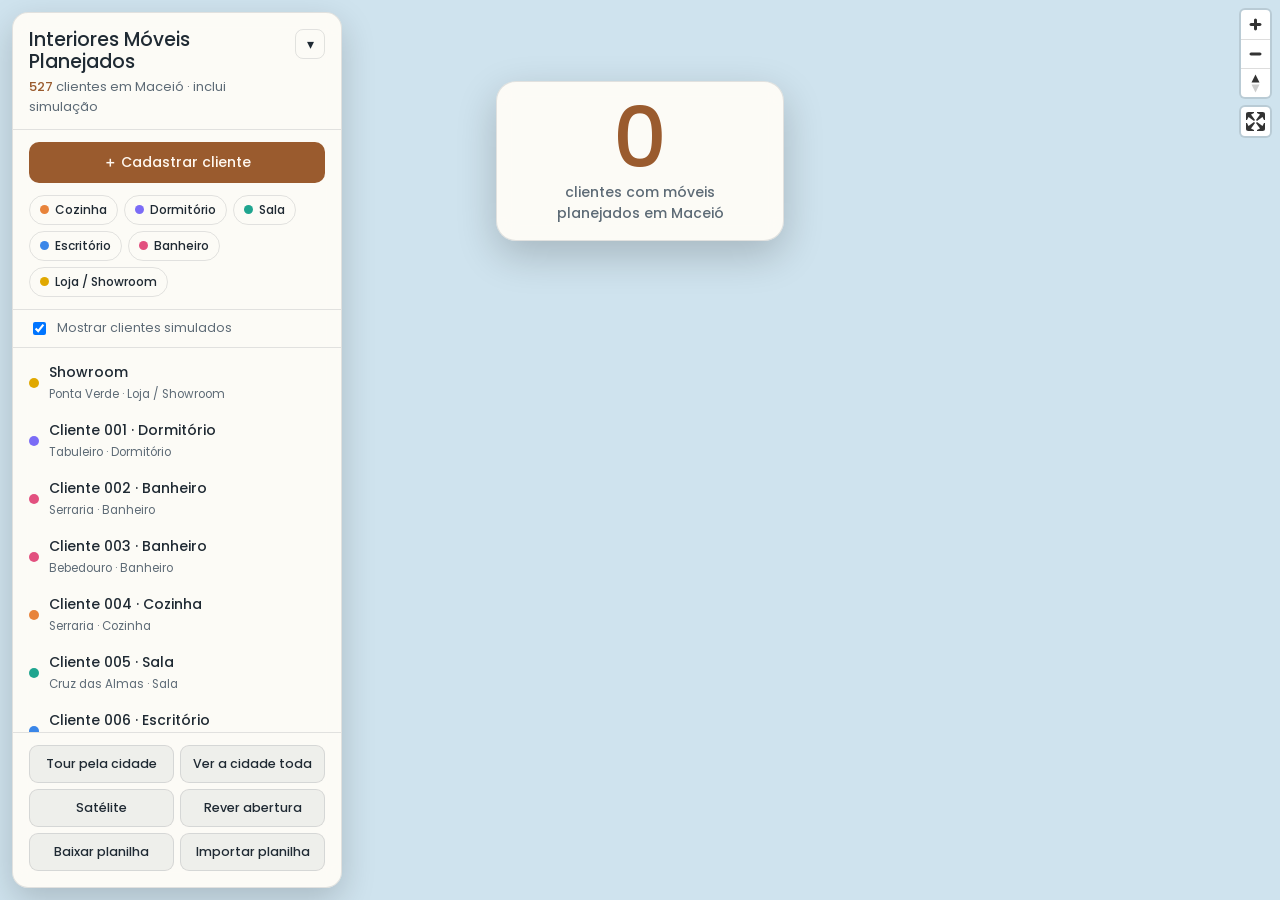
<file: mapa.html>
<!doctype html>
<html lang="pt-BR">
<head>
<meta charset="utf-8">
<meta name="viewport" content="width=device-width, initial-scale=1, viewport-fit=cover">
<title>Interiores Móveis Planejados</title>
<meta name="description" content="Mapa 3D de Maceió com os clientes da Interiores Móveis Planejados.">
<link rel="stylesheet" href="assets/map-brand.css">
<script>if(new URLSearchParams(location.search).get("publico")==="1")document.documentElement.classList.add("public-map");</script>
<link rel="stylesheet" href="assets/vendor/maplibre-gl.css">
<style>
  /* Layout: cena 3D ocupando a tela, painel flutuante à esquerda (folha inferior no celular). */
  :root {
    --bg: #cfe3ee;
    --painel: rgba(255, 252, 247, .94);
    --texto: #1f2a33;
    --suave: #5d6b76;
    --borda: rgba(31, 42, 51, .12);
    --hover: rgba(31, 42, 51, .06);
    --madeira: #9a5b2e;
    --madeira-texto: #fff8f0;
    --ok: #2f7d4f;
    --erro: #b3261e;
    --rotulo: rgba(255, 255, 255, .92);
    --rotulo-texto: #2a3640;
    --fonte-titulo: Poppins, Arial, sans-serif;
    --fonte: Poppins, Arial, sans-serif;
  }
  @media (prefers-color-scheme: dark) {
    :root:not([data-theme="light"]) {
      --bg: #0e1a22; --painel: rgba(20, 29, 36, .93); --texto: #eef2f4; --suave: #9fb0bb;
      --borda: rgba(255, 255, 255, .1); --hover: rgba(255, 255, 255, .07);
      --madeira: #d08a52; --madeira-texto: #1d130b; --ok: #7fd19c; --erro: #ff8a80; --rotulo: rgba(20, 29, 36, .85); --rotulo-texto: #e6edf1;
      color-scheme: dark;
    }
  }
  :root[data-theme="dark"] {
    --bg: #0e1a22; --painel: rgba(20, 29, 36, .93); --texto: #eef2f4; --suave: #9fb0bb;
    --borda: rgba(255, 255, 255, .1); --hover: rgba(255, 255, 255, .07);
    --madeira: #d08a52; --madeira-texto: #1d130b; --ok: #7fd19c; --erro: #ff8a80; --rotulo: rgba(20, 29, 36, .85); --rotulo-texto: #e6edf1;
    color-scheme: dark;
  }
  *, *::before, *::after { box-sizing: border-box; }
  [hidden] { display: none !important; }
  html, body { margin: 0; }
  html, body { height: 100%; overflow: hidden; }
  body { background: var(--bg); color: var(--texto); font-family: var(--fonte); font-size: 14px; }
  #cena { position: fixed; inset: 0; }

  #painel { position: fixed; z-index: 2; top: calc(12px + env(safe-area-inset-top, 0px));
    left: max(12px, env(safe-area-inset-left, 0px)); width: 330px;
    max-height: calc(100% - 24px - env(safe-area-inset-top, 0px) - env(safe-area-inset-bottom, 0px));
    display: flex; flex-direction: column; background: var(--painel); border: 1px solid var(--borda);
    border-radius: 16px; backdrop-filter: blur(10px); box-shadow: 0 12px 34px rgba(0, 0, 0, .18); }
  #painel header { display: flex; gap: 10px; align-items: flex-start; padding: 16px 16px 12px; border-bottom: 1px solid var(--borda); }
  #painel h1 { margin: 0; font: 700 19px/1.15 var(--fonte-titulo); text-wrap: balance; }
  #painel header p { margin: 4px 0 0; color: var(--suave); font-size: 13px; }
  #contador { color: var(--madeira); font-weight: 700; font-variant-numeric: tabular-nums; }
  #recolher { margin-left: auto; flex: none; width: 30px; height: 30px; border-radius: 8px; border: 1px solid var(--borda);
    background: transparent; color: var(--texto); cursor: pointer; font-size: 14px; }

  .filtros { display: flex; flex-wrap: wrap; gap: 6px; padding: 12px 16px; border-bottom: 1px solid var(--borda); }
  .filtro { display: inline-flex; align-items: center; gap: 6px; padding: 5px 10px; border-radius: 999px;
    border: 1px solid var(--borda); background: transparent; color: var(--texto); cursor: pointer; font: 500 12px var(--fonte); }
  .filtro i { width: 9px; height: 9px; border-radius: 50%; }
  .filtro[aria-pressed="false"] { opacity: .4; text-decoration: line-through; }

  #lista { list-style: none; margin: 0; padding: 6px; overflow-y: auto; flex: 1; min-height: 60px; }
  #lista li { display: flex; gap: 10px; align-items: center; padding: 8px 10px; border-radius: 10px; cursor: pointer; }
  #lista li:hover, #lista li.ativo { background: var(--hover); }
  #lista li > i { width: 10px; height: 10px; border-radius: 50%; flex: none; }
  #lista li > div { min-width: 0; }
  #lista b { display: block; font-weight: 600; overflow: hidden; text-overflow: ellipsis; white-space: nowrap; }
  #lista small { color: var(--suave); }
  #lista .apagar { margin-left: auto; flex: none; background: none; border: 0; color: var(--suave); cursor: pointer; font-size: 18px; }

  .acoes { display: grid; grid-template-columns: 1fr 1fr; gap: 6px; padding: 12px 16px 16px; border-top: 1px solid var(--borda); }
  .acoes button, #form button { padding: 9px 8px; border-radius: 9px; border: 1px solid var(--borda); background: var(--hover);
    color: var(--texto); cursor: pointer; font: 600 12.5px var(--fonte); }
  .acoes button:hover { filter: brightness(1.05); border-color: var(--suave); }
  .acoes button.ligado, #form .salvar { background: var(--madeira); color: var(--madeira-texto); border-color: transparent; }
  button:focus-visible, select:focus-visible, input:focus-visible { outline: 2px solid var(--madeira); outline-offset: 2px; }

  #form { display: grid; gap: 9px; padding: 14px 16px 16px; overflow-y: auto; overflow-x: hidden; min-height: 0; }
  #form h3 { margin: 0; font: 700 16px var(--fonte-titulo); }
  #form .local { display: grid; gap: 7px; padding: 10px; border-radius: 10px; background: var(--hover); }
  #fLocal { font-size: 12.5px; color: var(--suave); }
  #fLocal.ok { color: var(--ok); font-weight: 600; }
  .erro { margin: 0; color: var(--erro); font-size: 12.5px; font-weight: 600; }
  .topo-acoes { padding: 12px 16px 0; }
  .primario { width: 100%; padding: 10px; border-radius: 10px; border: 0; background: var(--madeira); color: var(--madeira-texto);
    font: 600 14px var(--fonte); cursor: pointer; }
  .chave { display: flex; gap: 8px; align-items: center; padding: 9px 16px; font-size: 12.5px; color: var(--suave);
    border-bottom: 1px solid var(--borda); cursor: pointer; }
  #painel.cadastrando #lista, #painel.cadastrando .filtros, #painel.cadastrando .chave,
  #painel.cadastrando .acoes, #painel.cadastrando .topo-acoes { display: none; }
  #cartao .origem { margin-left: 6px; font-size: 11.5px; color: var(--suave); }
  #cartao .cartao-acoes { display: grid; grid-template-columns: 1fr 1fr; gap: 6px; margin-top: 12px; }
  #cartao .cartao-acoes button { padding: 8px; border-radius: 9px; border: 1px solid var(--borda); background: var(--hover);
    color: var(--texto); cursor: pointer; font: 600 12.5px var(--fonte); }
  #cartao #cExcluir.confirmar { background: var(--erro); color: #fff; border-color: transparent; }
  #form label { display: grid; gap: 3px; font-size: 12px; color: var(--suave); }
  #form textarea { resize: vertical; }
  #form label, #form .linha > * { min-width: 0; }
  #form input, #form select, #form textarea { width: 100%; min-width: 0; }
  #form input, #form select, #form textarea { padding: 8px; border-radius: 8px; border: 1px solid var(--borda); background: transparent;
    color: var(--texto); font: 14px var(--fonte); }
  #form .linha { display: grid; grid-template-columns: 1fr 1fr; gap: 6px; }
  #copia { margin: 0 16px 12px; height: 90px; font: 11px ui-monospace, monospace; background: transparent; color: var(--texto);
    border: 1px solid var(--borda); border-radius: 8px; }

  #abertura { position: fixed; z-index: 3; left: 50%; top: calc(9% + env(safe-area-inset-top, 0px)); transform: translateX(-50%);
    display: grid; justify-items: center; gap: 2px; padding: 14px 26px 16px; border-radius: 20px; text-align: center;
    background: var(--painel); border: 1px solid var(--borda); box-shadow: 0 14px 40px rgba(0, 0, 0, .2);
    backdrop-filter: blur(10px); pointer-events: none; transition: opacity .6s, transform .6s; }
  #abertura strong { font: 700 clamp(48px, 9vw, 84px)/1 var(--fonte-titulo); color: var(--madeira); font-variant-numeric: tabular-nums; }
  #abertura span { color: var(--suave); font-weight: 500; max-width: 26ch; text-wrap: balance; }
  #abertura.saindo { opacity: 0; transform: translateX(-50%) translateY(-14px); }
  #abertura .pulo { animation: pulo .3s ease-out; }
  @keyframes pulo { from { transform: scale(1.18); } to { transform: scale(1); } }
  #aviso { position: fixed; z-index: 3; top: calc(14px + env(safe-area-inset-top, 0px)); left: 50%; transform: translateX(-50%);
    padding: 8px 16px; background: var(--madeira); color: var(--madeira-texto); border-radius: 999px; font-weight: 600;
    box-shadow: 0 4px 14px rgba(0, 0, 0, .2); }

  #cartao { position: fixed; z-index: 2; right: max(12px, env(safe-area-inset-right, 0px)); bottom: calc(12px + env(safe-area-inset-bottom, 0px));
    width: 320px; max-height: calc(100% - 24px - env(safe-area-inset-top, 0px) - env(safe-area-inset-bottom, 0px)); overflow-y: auto;
    padding: 14px 16px; background: var(--painel); border: 1px solid var(--borda); border-radius: 14px;
    box-shadow: 0 10px 30px rgba(0, 0, 0, .18); backdrop-filter: blur(10px); }
  #cartao .fotos { display: grid; gap: 8px; margin-top: 14px; padding-top: 12px; border-top: 1px solid var(--borda); }
  #cartao .fotos h3 { margin: 0; font: 700 14px var(--fonte-titulo); }
  #cartao .fotos h4 { margin: 4px 0 0; font-size: 11.5px; font-weight: 600; letter-spacing: .04em; text-transform: uppercase; color: var(--suave); }
  #cGaleria { display: grid; gap: 6px; }
  #cartao .grade { display: grid; grid-template-columns: repeat(3, 1fr); gap: 5px; }
  #cartao .miniatura { aspect-ratio: 1; max-width: 100%; border: 0; border-radius: 8px; padding: 0; cursor: zoom-in;
    background: var(--hover) center / cover no-repeat; }
  #cartao .dica { margin: 0; font-size: 12px; }
  #cartao .dica:empty { display: none; }
  #cartao .fotos-acoes { display: grid; grid-template-columns: 1fr auto; gap: 6px; }
  #cartao .fotos-acoes select { min-width: 0; padding: 7px; border-radius: 8px; border: 1px solid var(--borda); background: transparent;
    color: var(--texto); font: 13px var(--fonte); }
  #cAddFotos { padding: 8px 10px; border-radius: 9px; border: 0; background: var(--madeira); color: var(--madeira-texto);
    font: 600 12.5px var(--fonte); cursor: pointer; }
  #visor { position: fixed; inset: 0; z-index: 10; display: grid; place-items: center; background: rgba(8, 10, 12, .94);
    padding: calc(56px + env(safe-area-inset-top, 0px)) max(16px, env(safe-area-inset-right, 0px)) calc(56px + env(safe-area-inset-bottom, 0px)) max(16px, env(safe-area-inset-left, 0px)); }
  #visor img { max-width: 100%; max-height: 100%; object-fit: contain; border-radius: 6px; }
  #vLegenda { position: absolute; left: 0; right: 0; bottom: calc(16px + env(safe-area-inset-bottom, 0px)); margin: 0; text-align: center;
    color: #e9edf0; font-size: 14px; padding: 0 16px; }
  #visor .seta { position: absolute; top: 50%; transform: translateY(-50%); width: 46px; height: 46px; border-radius: 50%; border: 0;
    background: rgba(255, 255, 255, .14); color: #fff; font-size: 28px; line-height: 1; cursor: pointer; }
  #visor .esq { left: max(12px, env(safe-area-inset-left, 0px)); }
  #visor .dir { right: max(12px, env(safe-area-inset-right, 0px)); }
  #visor .visor-topo { position: absolute; top: calc(10px + env(safe-area-inset-top, 0px)); right: max(12px, env(safe-area-inset-right, 0px)); display: flex; gap: 8px; }
  #visor .visor-topo button { height: 38px; padding: 0 14px; border-radius: 19px; border: 0; background: rgba(255, 255, 255, .14);
    color: #fff; font: 600 13px var(--fonte); cursor: pointer; }
  #vFechar { width: 38px; padding: 0 !important; font-size: 22px !important; }
  #vApagar.confirmar { background: #c62828 !important; }
  #cartao h2 { margin: 0 0 2px; font: 700 17px var(--fonte-titulo); }
  #cartao p { margin: 2px 0; color: var(--suave); }
  #cartao .etiqueta { display: inline-block; margin: 8px 0 10px; padding: 3px 9px; border-radius: 999px; color: #fff; font-size: 11.5px; font-weight: 600; }
  #cartao a { display: block; color: var(--madeira); font-weight: 600; text-decoration: none; }
  #cartao a:hover { text-decoration: underline; }
  #fecharCartao { position: absolute; top: 8px; right: 10px; background: none; border: 0; color: var(--suave); cursor: pointer; font-size: 18px; }
  .maplibregl-ctrl-top-right { top: env(safe-area-inset-top, 0px); right: env(safe-area-inset-right, 0px); }
  #ajuda { position: fixed; z-index: 1; right: max(12px, env(safe-area-inset-right, 0px)); top: calc(12px + env(safe-area-inset-top, 0px));
    padding: 6px 10px; border-radius: 8px; background: var(--painel); color: var(--suave); font-size: 12px; }

  #painel.recolhido #lista, #painel.recolhido .filtros, #painel.recolhido .acoes, #painel.recolhido #form, #painel.recolhido .chave, #painel.recolhido #copia { display: none; }

  @media (max-width: 640px) {
    #painel { top: auto; bottom: calc(8px + env(safe-area-inset-bottom, 0px)); left: max(8px, env(safe-area-inset-left, 0px));
      right: max(8px, env(safe-area-inset-right, 0px)); width: auto; max-height: 52%; }
    #cartao { left: max(8px, env(safe-area-inset-left, 0px)); right: max(8px, env(safe-area-inset-right, 0px)); width: auto;
      top: calc(8px + env(safe-area-inset-top, 0px)); bottom: auto; max-height: 60%; }
    .maplibregl-ctrl-top-right { top: env(safe-area-inset-top, 0px); right: env(safe-area-inset-right, 0px); }
  #ajuda { display: none; }
  }
</style>
</head>
<body>
<div id="cena"></div>
<div id="abertura" aria-live="polite"><strong id="aNum">0</strong><span>clientes com móveis planejados em Maceió</span></div>
<div id="aviso" role="status" hidden></div>

<aside id="painel">
  <header>
    <div>
      <h1>Interiores Móveis Planejados</h1>
      <p><span id="contador">0</span> clientes em Maceió<span id="rotuloSim"> · inclui simulação</span></p>
    </div>
    <button id="recolher" aria-label="Recolher painel">▾</button>
  </header>
  <div class="topo-acoes"><button id="btnNovo" class="primario">＋ Cadastrar cliente</button></div>
  <div class="filtros" id="filtros"></div>
  <label class="chave"><input type="checkbox" id="chkSimulados"> Mostrar clientes simulados</label>
  <ul id="lista"></ul>
  <form id="form" hidden>
    <h3 id="fTitulo">Novo cliente</h3>
    <label>Nome do cliente<input id="fNome" required autocomplete="off" placeholder="Maria Souza"></label>
    <label>Endereço<input id="fEndereco" autocomplete="off" placeholder="Rua Jangadeiros Alagoanos, 1200"></label>
    <div class="linha">
      <label>Bairro<input id="fBairro" list="listaBairros" autocomplete="off" placeholder="Pajuçara"></label>
      <label>Ambiente<select id="fTipo"></select></label>
    </div>
    <div class="linha">
      <label>Instalação<input id="fData" type="month"></label>
      <label>Telefone<input id="fTelefone" type="tel" autocomplete="off" placeholder="(82) 9 0000-0000"></label>
    </div>
    <label>Observações<textarea id="fObs" rows="2" placeholder="Cozinha em L com ilha, MDF freijó"></textarea></label>
    <div class="local">
      <span id="fLocal">Localização ainda não definida</span>
      <div class="linha">
        <button type="button" id="fBuscar">Localizar endereço</button>
        <button type="button" id="fMarcar">Marcar no mapa</button>
      </div>
    </div>
    <p id="fErro" class="erro" hidden></p>
    <div class="linha">
      <button type="button" id="fCancelar">Cancelar</button>
      <button type="submit" class="salvar">Salvar cliente</button>
    </div>
  </form>
  <datalist id="listaBairros"></datalist>
  <input type="file" id="arquivo" accept=".csv,text/csv" hidden>
  <div class="acoes">
    <button id="btnTour">Tour pela cidade</button>
    <button id="btnVisao">Ver a cidade toda</button>
    <button id="btnSatelite">Satélite</button>
    <button id="btnAbertura">Rever abertura</button>
    <button id="btnExportar">Baixar planilha</button>
    <button id="btnImportar">Importar planilha</button>
  </div>
</aside>

<div id="cartao" hidden>
  <button id="fecharCartao" aria-label="Fechar">×</button>
  <h2 id="cNome"></h2>
  <p id="cBairro"></p>
  <p id="cDesc"></p>
  <p id="cObs"></p>
  <span class="etiqueta" id="cTipo"></span><span class="origem" id="cOrigem"></span>
  <a id="cGoogle" href="#" target="_blank" rel="noopener">Abrir no Google Maps ↗</a>
  <div class="cartao-acoes" id="cAcoes" hidden>
    <button id="cEditar">Editar</button>
    <button id="cExcluir">Excluir</button>
  </div>
  <section class="fotos">
    <h3 id="cFotosTitulo">Fotos dos ambientes</h3>
    <div id="cGaleria"></div>
    <p id="cFotosDica" class="dica"></p>
    <div class="fotos-acoes" id="cFotosAcoes">
      <select id="cAmbiente" aria-label="Ambiente das fotos"></select>
      <button id="cAddFotos">＋ Adicionar fotos</button>
    </div>
    <input type="file" id="arquivoFotos" accept="image/*" multiple hidden>
  </section>
</div>

<div id="visor" hidden role="dialog" aria-label="Foto do ambiente">
  <img id="vImagem" alt="">
  <p id="vLegenda"></p>
  <button id="vAnterior" class="seta esq" aria-label="Foto anterior">‹</button>
  <button id="vProxima" class="seta dir" aria-label="Próxima foto">›</button>
  <div class="visor-topo">
    <button id="vApagar">Apagar foto</button>
    <button id="vFechar" aria-label="Fechar">×</button>
  </div>
</div>

<script src="assets/vendor/maplibre-gl.js"></script>
<script src="dados.js"></script>
<script>
const VISAO_CIDADE = { center: [-35.722, -9.638], zoom: 13.1, pitch: 60, bearing: -24 };
const VISAO_GERAL = { center: [-35.70, -9.58], zoom: 11.2, pitch: 35, bearing: -10 };
const publico = document.documentElement.classList.contains('public-map');
const calmo = matchMedia('(prefers-reduced-motion: reduce)').matches;

// ---------- Estado ----------
const CHAVE = 'interiores-clientes-reais', CHAVE_SIM = 'interiores-mostrar-simulados';
const ler = (k, padrao) => { try { const v = localStorage.getItem(k); return v === null ? padrao : JSON.parse(v); } catch { return padrao; } };
const gravar = (k, v) => { try { localStorage.setItem(k, JSON.stringify(v)); } catch {} };
// clientes cadastrados neste aparelho (migra os pontos da versão anterior)
let reais = publico ? [] : (ler(CHAVE, null) ?? ler('mapa-maceio-pontos-extras', []));
reais.forEach((p, i) => { p.id ??= Date.now() + i; });
const salvarReais = () => gravar(CHAVE, reais);
let mostrarSimulados = publico ? !PONTOS.some(p => !p.simulado && p.tipo !== 'loja') : ler(CHAVE_SIM, true);
const ativos = new Set(Object.keys(TIPOS));
// ordem: showroom e clientes fixos, cadastrados aqui, depois os simulados
const todos = () => [...PONTOS.filter(p => !p.simulado), ...reais.map(p => ({ ...p, local: true })),
  ...(mostrarSimulados ? PONTOS.filter(p => p.simulado) : [])];
const visiveis = () => todos().filter(p => ativos.has(p.tipo));
const clientes = () => visiveis().filter(p => p.tipo !== 'loja').length;
let pontos = [];          // pontos visíveis, com hora de nascimento na abertura
let abertura = null;
let selecionado = null;

// ---------- Mapa ----------
const mapa = new maplibregl.Map({
  container: 'cena',
  interactive: !publico,
  style: 'https://tiles.openfreemap.org/styles/liberty',
  ...VISAO_GERAL, pitch: 0, bearing: 0,
  maxPitch: 78, antialias: true, attributionControl: { compact: true }
});
mapa.addControl(new maplibregl.NavigationControl({ visualizePitch: true }), 'top-right');
mapa.addControl(new maplibregl.FullscreenControl(), 'top-right');

// Coluna hexagonal (polígono) em volta do ponto, em metros.
function coluna([lng, lat], metros) {
  const dx = metros / (111320 * Math.cos(lat * Math.PI / 180)), dy = metros / 110540, anel = [];
  for (let i = 0; i <= 6; i++) { const a = i / 6 * Math.PI * 2 + 0.5; anel.push([lng + dx * Math.cos(a), lat + dy * Math.sin(a)]); }
  return [anel];
}
const easeOutBack = k => 1 + 2.7 * Math.pow(k - 1, 3) + 1.7 * Math.pow(k - 1, 2);

// Monta os GeoJSON do quadro atual (só pontos já nascidos, com o "pulo" da abertura).
function dadosQuadro(t) {
  const pinos = [], colunas = [];
  pontos.forEach((p, i) => {
    if (t < p.nasce) return;
    const k = Math.min(1, (t - p.nasce) / 520), pop = easeOutBack(k);
    const loja = p.tipo === 'loja';
    const props = { i, cor: TIPOS[p.tipo].cor, pop, onda: 1 - k, loja, sel: p === selecionado };
    pinos.push({ type: 'Feature', id: i, properties: props, geometry: { type: 'Point', coordinates: p.coord } });
    colunas.push({ type: 'Feature', id: i, properties: { ...props, altura: (loja ? 260 : 90 + (i % 7) * 12) * pop },
      geometry: { type: 'Polygon', coordinates: coluna(p.coord, loja ? 45 : 22) } });
  });
  return [{ type: 'FeatureCollection', features: pinos }, { type: 'FeatureCollection', features: colunas }];
}
function atualizarFontes(t) {
  if (!mapa.getSource('pinos')) return;
  const [pinos, colunas] = dadosQuadro(t);
  mapa.getSource('pinos').setData(pinos);
  mapa.getSource('colunas').setData(colunas);
}

// fator de tamanho do pino: pulo da abertura × destaque do showroom ou do selecionado
const TAM = ['*', ['get', 'pop'], ['case', ['get', 'loja'], 2, ['get', 'sel'], 1.6, 1]];

mapa.on('load', () => {
  const primeiroRotulo = mapa.getStyle().layers.find(l => l.type === 'symbol')?.id;

  mapa.addSource('satelite', {
    type: 'raster', tileSize: 256, maxzoom: 19,
    tiles: ['https://server.arcgisonline.com/ArcGIS/rest/services/World_Imagery/MapServer/tile/{z}/{y}/{x}'],
    attribution: 'Imagens © Esri, Maxar, Earthstar Geographics'
  });
  mapa.addLayer({ id: 'satelite', type: 'raster', source: 'satelite', layout: { visibility: 'none' } }, primeiroRotulo);

  // Prédios reais do OpenStreetMap em 3D, já a partir do zoom da cidade.
  if (mapa.getLayer('building-3d')) {
    mapa.setLayerZoomRange('building-3d', 13, 24);
    mapa.setPaintProperty('building-3d', 'fill-extrusion-color', '#e4ddd2');
    mapa.setPaintProperty('building-3d', 'fill-extrusion-opacity', 0.88);
  }

  mapa.addSource('colunas', { type: 'geojson', data: { type: 'FeatureCollection', features: [] } });
  mapa.addSource('pinos', { type: 'geojson', data: { type: 'FeatureCollection', features: [] } });
  mapa.addLayer({
    id: 'colunas', type: 'fill-extrusion', source: 'colunas',
    paint: { 'fill-extrusion-color': ['get', 'cor'], 'fill-extrusion-height': ['get', 'altura'], 'fill-extrusion-opacity': 0.85 }
  });
  mapa.addLayer({
    id: 'ondas', type: 'circle', source: 'pinos', filter: ['>', ['get', 'onda'], 0],
    paint: {
      'circle-radius': ['interpolate', ['linear'], ['zoom'],
        10, ['*', 10, ['-', 1.6, ['get', 'onda']]], 15, ['*', 26, ['-', 1.6, ['get', 'onda']]]],
      'circle-color': 'rgba(0,0,0,0)', 'circle-stroke-color': ['get', 'cor'], 'circle-stroke-width': 2.5,
      'circle-stroke-opacity': ['get', 'onda']
    }
  });
  mapa.addLayer({
    id: 'pinos', type: 'circle', source: 'pinos',
    paint: {
      'circle-radius': ['interpolate', ['linear'], ['zoom'], 10, ['*', 2.6, TAM], 13, ['*', 5, TAM], 16, ['*', 9, TAM]],
      'circle-color': ['get', 'cor'], 'circle-stroke-color': '#ffffff',
      'circle-stroke-width': ['interpolate', ['linear'], ['zoom'], 10, 0.6, 14, 1.8]
    }
  });
  mapa.addLayer({
    id: 'showroom', type: 'symbol', source: 'pinos', filter: ['get', 'loja'],
    layout: { 'text-field': 'Showroom Interiores', 'text-font': ['Noto Sans Bold'], 'text-size': 13, 'text-offset': [0, -1.6], 'text-allow-overlap': true },
    paint: { 'text-color': '#7a4520', 'text-halo-color': '#ffffff', 'text-halo-width': 2 }
  });

  mapa.on('click', 'pinos', e => { if (!publico && !modoAdicionar) selecionar(pontos[e.features[0].properties.i]); });
  mapa.on('mouseenter', 'pinos', () => { if (!modoAdicionar) mapa.getCanvas().style.cursor = 'pointer'; });
  mapa.on('mouseleave', 'pinos', () => { if (!modoAdicionar) mapa.getCanvas().style.cursor = ''; });

  carregarDoSite().finally(() => { if (publico) { mostrarSimulados = !PONTOS.some(p => !p.simulado && p.tipo !== 'loja'); document.querySelector('#abertura span').textContent = mostrarSimulados ? 'pontos simulados em Maceió · Alagoas (demonstração)' : 'clientes em Maceió · Alagoas'; } renderizar(); iniciarAbertura(); requestAnimationFrame(quadro); if(publico) parent.postMessage({type:'interiores-map-ready'},location.origin); });
});

// ---------- Clientes e fotos fixos do site (clientes.csv e fotos.json no repositório) ----------
let FOTOS_SITE = {};
async function carregarDoSite() {
  const [csv, fotos] = await Promise.all([
    fetch('clientes.csv', { cache: 'no-cache' }).then(r => (r.ok ? r.text() : '')).catch(() => ''),
    fetch('fotos.json', { cache: 'no-cache' }).then(r => (r.ok ? r.json() : {})).catch(() => ({}))
  ]);
  FOTOS_SITE = fotos || {};
  const [cab, ...linhas] = lerCSV(csv.replace(/^\ufeff/, ''));
  if (!cab) return;
  const col = nome => cab.findIndex(c => normalizar(c).startsWith(nome));
  const i = { nome: col('nome'), end: col('ender'), bairro: col('bairro'), amb: col('ambiente'), inst: col('instal'),
    obs: col('obs'), lat: col('lat'), lng: col('lon') };
  linhas.forEach((l, n) => {
    const v = k => (i[k] < 0 ? '' : (l[i[k]] || '').trim());
    const lat = parseFloat(v('lat').replace(',', '.')), lng = parseFloat(v('lng').replace(',', '.'));
    const coord = isFinite(lat) && isFinite(lng) ? [lng, lat] : centroBairro(v('bairro'));
    if (!v('nome') || !coord) return;
    PONTOS.push({ id: 'site-' + n, fixo: true, nome: v('nome'), endereco: v('end'), bairro: v('bairro'), tipo: tipoDe(v('amb')),
      data: /^\d{4}-\d{2}$/.test(v('inst')) ? v('inst') : '', obs: v('obs'), coord });
  });
}

// ---------- Abertura: pinos pipocando e contador subindo ----------
const aNum = document.getElementById('aNum'), caixaAbertura = document.getElementById('abertura');
let relogio = 0, ultimoQuadro = null;
function iniciarAbertura() {
  fecharCartao();
  abertura = { n: 0 };
  aNum.textContent = 0;
  caixaAbertura.hidden = false;
  caixaAbertura.classList.remove('saindo');
  const ordem = pontos.map((p, i) => [p, p.tipo === 'loja' ? -1 : ((i * 2654435761) % 1000) / 1000]).sort((a, b) => a[1] - b[1]).map(x => x[0]);
  const duracao = calmo ? 0 : Math.min(7000, Math.max(2400, ordem.length * 220));
  ordem.forEach((p, i) => { p.contado = false; p.nasce = relogio + (calmo ? 0 : 900) + (ordem.length > 1 ? duracao * Math.pow(i / (ordem.length - 1), 0.85) : 0); });
  if (!clientes()) { caixaAbertura.hidden = true; abertura = null; }
  if (publico) caixaAbertura.setAttribute('aria-live','off');
  mapa.jumpTo({ ...VISAO_GERAL, pitch: 0, bearing: 0 });
  mapa.easeTo({ ...VISAO_CIDADE, duration: calmo ? 0 : duracao + 2200, delay: 300, essential: true });
}
function contar(novos) {
  if (!abertura) return;
  abertura.n += novos;
  aNum.textContent = abertura.n;
  document.getElementById('contador').textContent = abertura.n;
  aNum.classList.remove('pulo'); void aNum.offsetWidth; aNum.classList.add('pulo');
  if (abertura.n >= clientes()) {
    abertura = null;
    if (!publico) setTimeout(() => caixaAbertura.classList.add('saindo'), 1400);
    setTimeout(() => { if (!abertura && !publico) caixaAbertura.hidden = true; }, 2000);
  }
}
document.getElementById('btnAbertura').onclick = iniciarAbertura;
addEventListener('message', e => { if (publico && e.origin === location.origin && e.source === parent && e.data?.type === 'interiores-map-replay' && mapa.isStyleLoaded()) iniciarAbertura(); });
mapa.getCanvas().addEventListener('pointerdown', () => { if (abertura) pontos.forEach(p => { if (!p.contado) p.nasce = relogio; }); });

let animando = true;
function quadro(tReal) {
  // relógio próprio: em aparelhos lentos a animação desacelera em vez de pular etapas
  relogio += Math.min(tReal - (ultimoQuadro ?? tReal), 100);
  ultimoQuadro = tReal;
  let novos = 0, emAndamento = false;
  pontos.forEach(p => {
    if (relogio >= p.nasce && !p.contado) { p.contado = true; if (p.tipo !== 'loja') novos++; }
    if (relogio < p.nasce + 600) emAndamento = true;
  });
  if (novos) contar(novos);
  if (emAndamento || animando) atualizarFontes(relogio);
  animando = emAndamento;
  requestAnimationFrame(quadro);
}

// ---------- Painel ----------
function renderizar() {
  const antigos = new Map(pontos.map(p => [p.coord.join() + p.nome, p]));
  pontos = visiveis().map(p => ({ ...p, nasce: antigos.get(p.coord.join() + p.nome)?.nasce ?? 0, contado: true }));
  if (abertura) { abertura = null; caixaAbertura.hidden = true; pontos.forEach(p => p.nasce = 0); }
  const lista = document.getElementById('lista');
  lista.innerHTML = '';
  const frag = document.createDocumentFragment();
  pontos.forEach(p => {
    const li = document.createElement('li');
    li.tabIndex = 0;
    li.innerHTML = `<i style="background:${TIPOS[p.tipo].cor}"></i><div><b></b><small></small></div>`;
    li.querySelector('b').textContent = p.nome;
    li.querySelector('small').textContent = `${p.bairro || 'Maceió'} · ${TIPOS[p.tipo].nome}${p.local ? ' · cadastrado' : ''}`;
    li.onclick = () => selecionar(p);
    li.onkeydown = e => { if (e.key === 'Enter') selecionar(p); };
    p.li = li;
    frag.appendChild(li);
  });
  lista.appendChild(frag);
  document.getElementById('contador').textContent = clientes();
  document.getElementById('rotuloSim').hidden = !mostrarSimulados;
  animando = true;
}

function montarFiltros() {
  const caixa = document.getElementById('filtros'), sel = document.getElementById('fTipo');
  Object.entries(TIPOS).forEach(([k, t]) => {
    const b = document.createElement('button');
    b.className = 'filtro';
    b.setAttribute('aria-pressed', 'true');
    b.innerHTML = `<i style="background:${t.cor}"></i>${t.nome}`;
    b.onclick = () => { ativos.has(k) ? ativos.delete(k) : ativos.add(k); b.setAttribute('aria-pressed', ativos.has(k)); renderizar(); };
    caixa.appendChild(b);
    b.dataset.tipo = k;
    if (k !== 'loja') sel.add(new Option(t.nome, k));
  });
}

const cartao = document.getElementById('cartao');
function selecionar(p) {
  if (!p) return;
  selecionado = p;
  animando = true;
  mapa.flyTo({ center: p.coord, zoom: 16.6, pitch: 62, bearing: mapa.getBearing() + 25, speed: 0.9, essential: true });
  document.getElementById('cNome').textContent = p.nome;
  document.getElementById('cBairro').textContent = [p.endereco, p.bairro, 'Maceió – AL'].filter(Boolean).join(', ');
  const [ano, mes] = (p.data || '').split('-');
  document.getElementById('cDesc').textContent = p.descricao || [ano && `Instalado em ${mes}/${ano}`, p.telefone].filter(Boolean).join(' · ');
  document.getElementById('cObs').textContent = p.obs || '';
  document.getElementById('cOrigem').textContent = p.simulado ? 'simulado' : p.local ? 'cadastrado neste aparelho' : '';
  document.getElementById('cAcoes').hidden = !p.local;
  document.getElementById('cExcluir').classList.remove('confirmar');
  document.getElementById('cExcluir').textContent = 'Excluir';
  const et = document.getElementById('cTipo');
  et.textContent = TIPOS[p.tipo].nome;
  et.style.background = TIPOS[p.tipo].cor;
  document.getElementById('cGoogle').href = `https://www.google.com/maps/search/?api=1&query=${p.coord[1]},${p.coord[0]}`;
  cartao.hidden = false;
  pontos.forEach(x => x.li?.classList.toggle('ativo', x === p));
  p.li?.scrollIntoView({ block: 'nearest' });
  mostrarFotos(p);
  // no celular o cartão ocupa o alto da tela: recolhe o painel para não sobrepor
  if (innerWidth <= 640 && !$('painel').classList.contains('cadastrando')) { $('painel').classList.add('recolhido'); $('recolher').textContent = '▴'; }
}
function fecharCartao() { cartao.hidden = true; selecionado = null; animando = true; }
document.getElementById('fecharCartao').onclick = fecharCartao;

// ---------- Ações ----------
document.getElementById('btnVisao').onclick = () => { fecharCartao(); mapa.flyTo({ ...VISAO_CIDADE, speed: 0.8 }); };
document.getElementById('btnSatelite').onclick = e => {
  const ligado = mapa.getLayoutProperty('satelite', 'visibility') === 'visible';
  mapa.setLayoutProperty('satelite', 'visibility', ligado ? 'none' : 'visible');
  e.currentTarget.classList.toggle('ligado', !ligado);
};

let tour = false;
document.getElementById('btnTour').onclick = async e => {
  const b = e.currentTarget;
  if (tour) { tour = false; return; }
  tour = true;
  b.classList.add('ligado');
  b.textContent = 'Parar tour';
  // showroom + um cliente de cada bairro
  const vistos = new Set(), roteiro = pontos.filter(p => !vistos.has(p.bairro) && vistos.add(p.bairro));
  for (let i = 0; i < roteiro.length && tour; i++) {
    selecionar(roteiro[i]);
    await new Promise(r => setTimeout(r, 4500));
  }
  tour = false;
  b.classList.remove('ligado');
  b.textContent = 'Tour pela cidade';
  document.getElementById('btnVisao').click();
};

// ---------- Cadastro de clientes reais ----------
const $ = id => document.getElementById(id);
const normalizar = t => (t || '').normalize('NFD').replace(/[̀-ͯ]/g, '').toLowerCase().trim();
let modoAdicionar = false, novaCoord = null, editando = null, marcadorNovo = null, avisoTimer = null;

function avisar(texto, ms = 3500) {
  clearTimeout(avisoTimer);
  $('aviso').textContent = texto;
  $('aviso').hidden = false;
  if (ms) avisoTimer = setTimeout(() => { $('aviso').hidden = true; }, ms);
}
function erroForm(texto) { $('fErro').textContent = texto; $('fErro').hidden = false; }

function definirLocal(coord, texto) {
  novaCoord = coord.map(v => +(+v).toFixed(5));
  if (!marcadorNovo) {
    marcadorNovo = new maplibregl.Marker({ draggable: true, color: '#9a5b2e' }).setLngLat(novaCoord).addTo(mapa);
    marcadorNovo.on('dragend', () => { const { lng, lat } = marcadorNovo.getLngLat(); definirLocal([lng, lat], 'Posição ajustada'); });
  } else marcadorNovo.setLngLat(novaCoord);
  $('fLocal').textContent = `✓ ${texto}. Arraste o marcador para ajustar.`;
  $('fLocal').classList.add('ok');
  $('fErro').hidden = true;
}
function sairMarcar() {
  modoAdicionar = false;
  $('fMarcar').classList.remove('ligado');
  mapa.getCanvas().style.cursor = '';
  if ($('aviso').textContent.startsWith('Toque')) $('aviso').hidden = true;
}
function abrirForm(p) {
  fecharCartao();
  sairMarcar();
  $('form').reset();
  editando = p?.id ?? null;
  novaCoord = null;
  $('fTitulo').textContent = p ? 'Editar cliente' : 'Novo cliente';
  $('fErro').hidden = true;
  $('fLocal').textContent = 'Localização ainda não definida';
  $('fLocal').classList.remove('ok');
  if (p) {
    $('fNome').value = p.nome; $('fEndereco').value = p.endereco || ''; $('fBairro').value = p.bairro || '';
    $('fTipo').value = p.tipo; $('fData').value = p.data || ''; $('fTelefone').value = p.telefone || ''; $('fObs').value = p.obs || '';
    definirLocal(p.coord, 'Localização salva');
    mapa.flyTo({ center: p.coord, zoom: 16.5, pitch: 60, essential: true });
  }
  const painel = $('painel');
  painel.classList.add('cadastrando');
  painel.classList.remove('recolhido');
  $('recolher').textContent = '▾';
  $('form').hidden = false;
  $('fNome').focus();
}
function fecharForm() {
  $('form').hidden = true;
  $('painel').classList.remove('cadastrando');
  sairMarcar();
  marcadorNovo?.remove();
  marcadorNovo = null;
  editando = null;
}
$('btnNovo').onclick = () => abrirForm();
$('fCancelar').onclick = fecharForm;

$('fMarcar').onclick = () => {
  if (modoAdicionar) return sairMarcar();
  modoAdicionar = true;
  $('fMarcar').classList.add('ligado');
  mapa.getCanvas().style.cursor = 'crosshair';
  avisar('Toque no mapa onde o móvel foi instalado', 0);
  if (innerWidth <= 640) $('painel').classList.add('recolhido');
};
mapa.on('click', e => {
  if (!modoAdicionar) return;
  definirLocal([e.lngLat.lng, e.lngLat.lat], 'Local marcado no mapa');
  sairMarcar();
  $('painel').classList.remove('recolhido');
});

// Busca de endereço no OpenStreetMap (Nominatim), limitada a Maceió.
async function geocodificar(endereco, bairro) {
  const q = [endereco, bairro, 'Maceió', 'Alagoas', 'Brasil'].filter(Boolean).join(', ');
  const url = 'https://nominatim.openstreetmap.org/search?format=jsonv2&limit=1&countrycodes=br'
    + '&viewbox=-35.82,-9.36,-35.55,-9.72&bounded=1&q=' + encodeURIComponent(q);
  const r = await fetch(url, { headers: { 'Accept-Language': 'pt-BR' } });
  if (!r.ok) throw new Error('busca indisponível');
  const [achou] = await r.json();
  return achou ? [+achou.lon, +achou.lat] : null;
}
const centroBairro = nome => { const b = BAIRROS.find(b => normalizar(b[0]) === normalizar(nome)); return b ? [b[1], b[2]] : null; };

$('fBuscar').onclick = async () => {
  const endereco = $('fEndereco').value.trim(), bairro = $('fBairro').value.trim();
  if (!endereco && !bairro) return erroForm('Preencha o endereço ou o bairro para localizar.');
  $('fBuscar').disabled = true;
  $('fLocal').classList.remove('ok');
  $('fLocal').textContent = 'Procurando endereço…';
  let coord = null, texto = 'Endereço encontrado';
  try { coord = await geocodificar(endereco, bairro); } catch { texto = ''; }
  if (!coord && centroBairro(bairro)) { coord = centroBairro(bairro); texto = 'Endereço não encontrado; usei o centro do bairro'; }
  $('fBuscar').disabled = false;
  if (coord) {
    definirLocal(coord, texto);
    mapa.flyTo({ center: coord, zoom: 16.5, pitch: 60, essential: true });
  } else {
    $('fLocal').textContent = 'Localização ainda não definida';
    erroForm('Não encontrei esse endereço. Toque em "Marcar no mapa" e indique o local.');
  }
};

$('form').addEventListener('submit', e => {
  e.preventDefault();
  if (!novaCoord) return erroForm('Defina a localização: "Localizar endereço" ou "Marcar no mapa".');
  const dados = {
    nome: $('fNome').value.trim(), endereco: $('fEndereco').value.trim(), bairro: $('fBairro').value.trim(),
    tipo: $('fTipo').value, data: $('fData').value, telefone: $('fTelefone').value.trim(), obs: $('fObs').value.trim(), coord: novaCoord
  };
  let id = editando;
  if (id) Object.assign(reais.find(r => r.id === id), dados);
  else { id = Date.now(); reais.push({ id, ...dados, criado: new Date().toISOString() }); }
  salvarReais();
  ativos.add(dados.tipo);
  document.querySelectorAll('.filtro').forEach(b => b.setAttribute('aria-pressed', ativos.has(b.dataset.tipo)));
  const novo = !editando;
  fecharForm();
  renderizar();
  const p = pontos.find(x => x.local && x.id === id);
  if (p && novo) p.nasce = relogio;   // o pino novo pipoca no mapa
  selecionar(p);
  avisar(novo ? 'Cliente cadastrado' : 'Alterações salvas');
});

$('cEditar').onclick = () => { if (selecionado?.local) abrirForm(reais.find(r => r.id === selecionado.id)); };
$('cExcluir').onclick = e => {
  const b = e.currentTarget;
  if (!b.classList.contains('confirmar')) { b.classList.add('confirmar'); b.textContent = 'Confirmar exclusão'; return; }
  reais = reais.filter(r => r.id !== selecionado.id);
  salvarReais();
  apagarFotosDoCliente(chaveFotos(selecionado)).catch(() => {});
  fecharCartao();
  renderizar();
  avisar('Cliente excluído');
};

$('chkSimulados').checked = mostrarSimulados;
$('chkSimulados').onchange = e => { mostrarSimulados = e.target.checked; gravar(CHAVE_SIM, mostrarSimulados); fecharCartao(); renderizar(); };
BAIRROS.forEach(([nome]) => $('listaBairros').append(new Option(nome)));

// ---------- Planilha ----------
const COLUNAS = ['nome', 'endereco', 'bairro', 'ambiente', 'instalacao', 'telefone', 'observacoes', 'latitude', 'longitude'];
$('btnExportar').onclick = () => {
  const lista = todos().filter(p => !p.simulado && p.tipo !== 'loja');
  if (!lista.length) return avisar('Nenhum cliente cadastrado ainda');
  const linhas = [COLUNAS, ...lista.map(p => [p.nome, p.endereco || '', p.bairro || '', TIPOS[p.tipo].nome, p.data || '',
    p.telefone || '', p.obs || '', p.coord[1], p.coord[0]])];
  const csv = linhas.map(l => l.map(v => `"${String(v).replace(/"/g, '""')}"`).join(';')).join('\r\n');
  const a = document.createElement('a');
  a.href = URL.createObjectURL(new Blob(['﻿' + csv], { type: 'text/csv' }));
  a.download = 'clientes-interiores.csv';
  a.click();
  setTimeout(() => URL.revokeObjectURL(a.href), 1000);
};

function lerCSV(texto) {
  const sep = (texto.split('\n')[0].match(/;/g) || []).length >= (texto.split('\n')[0].match(/,/g) || []).length ? ';' : ',';
  const linhas = [];
  let linha = [], campo = '', aspas = false;
  for (let i = 0; i < texto.length; i++) {
    const c = texto[i];
    if (aspas) {
      if (c === '"' && texto[i + 1] === '"') { campo += '"'; i++; }
      else if (c === '"') aspas = false;
      else campo += c;
    } else if (c === '"') aspas = true;
    else if (c === sep) { linha.push(campo); campo = ''; }
    else if (c === '\n' || c === '\r') {
      if (c === '\r' && texto[i + 1] === '\n') i++;
      linha.push(campo); campo = '';
      if (linha.some(v => v.trim())) linhas.push(linha);
      linha = [];
    } else campo += c;
  }
  linha.push(campo);
  if (linha.some(v => v.trim())) linhas.push(linha);
  return linhas;
}
function tipoDe(texto) {
  const t = normalizar(texto);
  if (t.startsWith('dorm') || t.includes('quarto') || t.includes('closet')) return 'dormitorio';
  if (t.startsWith('sala') || t.includes('home')) return 'sala';
  if (t.startsWith('escr') || t.includes('consult')) return 'escritorio';
  if (t.startsWith('banh') || t.includes('lavabo')) return 'banheiro';
  return 'cozinha';
}
$('btnImportar').onclick = () => $('arquivo').click();
$('arquivo').onchange = async e => {
  const arquivo = e.target.files[0];
  e.target.value = '';
  if (!arquivo) return;
  const [cab, ...linhas] = lerCSV((await arquivo.text()).replace(/^﻿/, ''));
  if (!cab || !linhas.length) return avisar('A planilha está vazia');
  const idx = {};
  cab.forEach((c, i) => {
    const n = normalizar(c);
    const chave = n.startsWith('nome') || n === 'cliente' ? 'nome' : n.startsWith('ender') || n === 'rua' ? 'endereco'
      : n.startsWith('bairro') ? 'bairro' : n.startsWith('ambiente') || n.startsWith('tipo') ? 'ambiente'
      : n.startsWith('instal') || n.startsWith('data') ? 'instalacao' : n.startsWith('tel') || n.startsWith('fone') ? 'telefone'
      : n.startsWith('obs') || n.startsWith('descr') ? 'observacoes' : n.startsWith('lat') ? 'latitude'
      : n.startsWith('lon') || n === 'lng' ? 'longitude' : null;
    if (chave && !(chave in idx)) idx[chave] = i;
  });
  if (!('nome' in idx)) return avisar('A planilha precisa de uma coluna "nome"', 5000);
  let novos = 0, semLocal = 0;
  for (let n = 0; n < linhas.length; n++) {
    const v = k => (idx[k] === undefined ? '' : (linhas[n][idx[k]] || '').trim());
    if (!v('nome')) continue;
    avisar(`Importando ${n + 1} de ${linhas.length}…`, 0);
    let coord = null;
    const lat = parseFloat(v('latitude').replace(',', '.')), lng = parseFloat(v('longitude').replace(',', '.'));
    if (isFinite(lat) && isFinite(lng)) coord = [lng, lat];
    else if (v('endereco')) {
      try { coord = await geocodificar(v('endereco'), v('bairro')); } catch {}
      await new Promise(r => setTimeout(r, 1100));   // a busca pede no máximo 1 consulta por segundo
    }
    coord ??= centroBairro(v('bairro'));
    if (!coord) { semLocal++; continue; }
    const inst = v('instalacao');
    let m = inst.match(/^(\d{4})-(\d{1,2})/), data = '';
    if (m) data = `${m[1]}-${m[2].padStart(2, '0')}`;
    else if ((m = inst.match(/^(\d{1,2})\/(\d{4})$/))) data = `${m[2]}-${m[1].padStart(2, '0')}`;
    else if ((m = inst.match(/^(\d{4})$/))) data = `${m[1]}-01`;
    reais.push({ id: Date.now() + n, nome: v('nome'), endereco: v('endereco'), bairro: v('bairro'), tipo: tipoDe(v('ambiente')),
      data,
      telefone: v('telefone'), obs: v('observacoes'), coord: coord.map(x => +(+x).toFixed(5)) });
    novos++;
  }
  salvarReais();
  renderizar();
  avisar(`${novos} cliente(s) importado(s)${semLocal ? `; ${semLocal} sem localização encontrada` : ''}`, 6000);
};

// ---------- Fotos dos ambientes ----------
// Guardadas no IndexedDB do navegador (cabe bem mais que o localStorage), já reduzidas.
const AMBIENTES = ['Cozinha', 'Dormitório', 'Sala', 'Escritório', 'Banheiro', 'Área gourmet', 'Closet', 'Lavanderia', 'Varanda', 'Outro'];
let bancoFotos = null;
function abrirBanco() {
  return bancoFotos ??= new Promise((ok, falha) => {
    const r = indexedDB.open('interiores-fotos', 1);
    r.onupgradeneeded = () => r.result.createObjectStore('fotos', { keyPath: 'id' }).createIndex('cliente', 'cliente');
    r.onsuccess = () => ok(r.result);
    r.onerror = () => falha(r.error);
  });
}
async function noBanco(modo, acao) {
  const db = await abrirBanco();
  return new Promise((ok, falha) => {
    const tx = db.transaction('fotos', modo), req = acao(tx.objectStore('fotos'));
    tx.oncomplete = () => ok(req?.result);
    tx.onerror = () => falha(tx.error);
  });
}
const fotosDoCliente = id => noBanco('readonly', s => s.index('cliente').getAll(id));
const guardarFoto = foto => noBanco('readwrite', s => s.put(foto));
const apagarFoto = id => noBanco('readwrite', s => s.delete(id));
async function apagarFotosDoCliente(id) { for (const f of await fotosDoCliente(id)) await apagarFoto(f.id); }

// Reduz para no máximo 1600 px no lado maior, em JPEG.
async function reduzir(arquivo, max = 1600) {
  const img = await createImageBitmap(arquivo, { imageOrientation: 'from-image' }).catch(() => null)
    ?? await new Promise((ok, falha) => { const i = new Image(); i.onload = () => ok(i); i.onerror = falha; i.src = URL.createObjectURL(arquivo); });
  const k = Math.min(1, max / Math.max(img.width, img.height));
  const c = document.createElement('canvas');
  c.width = Math.round(img.width * k);
  c.height = Math.round(img.height * k);
  c.getContext('2d').drawImage(img, 0, 0, c.width, c.height);
  return new Promise(ok => c.toBlob(ok, 'image/jpeg', 0.84));
}

let urlsFotos = [], fotosAbertas = [];
const chaveFotos = p => (p.local ? 'local-' + p.id : 'fixo-' + normalizar(p.nome));
async function mostrarFotos(p) {
  const galeria = $('cGaleria'), alvo = p;
  urlsFotos.forEach(u => URL.revokeObjectURL(u));
  urlsFotos = [];
  galeria.innerHTML = '';
  $('cFotosAcoes').hidden = p.simulado;
  $('cFotosDica').textContent = p.simulado ? 'Cliente simulado: cadastre um cliente real para adicionar fotos.' : '';
  $('cAmbiente').value = AMBIENTES.includes(TIPOS[p.tipo].nome) ? TIPOS[p.tipo].nome : 'Outro';
  // fotos fixas do site (dados.js) + fotos adicionadas neste aparelho
  let lista = [...(p.fotos || []), ...(FOTOS_SITE[normalizar(p.nome)] || [])].map((f, i) => ({ id: 'site' + i, ambiente: f.ambiente || TIPOS[p.tipo].nome, src: encodeURI(f.src), fixa: true }));
  try { lista = lista.concat((await fotosDoCliente(chaveFotos(p))).sort((a, b) => a.criado - b.criado)); } catch {}
  if (selecionado !== alvo) return;
  lista.forEach(f => { if (f.blob) { f.src = URL.createObjectURL(f.blob); urlsFotos.push(f.src); } });
  // agrupa por ambiente, na ordem em que aparecem
  const grupos = new Map();
  lista.forEach(f => { if (!grupos.has(f.ambiente)) grupos.set(f.ambiente, []); grupos.get(f.ambiente).push(f); });
  fotosAbertas = [...grupos.values()].flat();
  $('cFotosTitulo').textContent = fotosAbertas.length ? `Fotos dos ambientes (${fotosAbertas.length})` : 'Fotos dos ambientes';
  if (!fotosAbertas.length && !p.simulado) $('cFotosDica').textContent = 'Nenhuma foto ainda.';
  grupos.forEach((fotos, ambiente) => {
    const h = document.createElement('h4');
    h.textContent = ambiente;
    const grade = document.createElement('div');
    grade.className = 'grade';
    fotos.forEach(f => {
      const b = document.createElement('button');
      b.className = 'miniatura';
      b.setAttribute('aria-label', `Ver foto: ${ambiente}`);
      b.style.backgroundImage = `url("${f.src}")`;
      b.onclick = () => abrirFoto(fotosAbertas.indexOf(f));
      grade.appendChild(b);
    });
    galeria.append(h, grade);
  });
}

AMBIENTES.forEach(a => $('cAmbiente').add(new Option(a)));
$('cAddFotos').onclick = () => $('arquivoFotos').click();
$('arquivoFotos').onchange = async e => {
  const arquivos = [...e.target.files], p = selecionado;
  e.target.value = '';
  if (!arquivos.length || !p) return;
  const ambiente = $('cAmbiente').value;
  let feitas = 0;
  for (const arquivo of arquivos) {
    avisar(`Salvando foto ${feitas + 1} de ${arquivos.length}…`, 0);
    try {
      const blob = await reduzir(arquivo);
      await guardarFoto({ id: `${Date.now()}-${Math.random().toString(36).slice(2, 8)}`, cliente: chaveFotos(p), ambiente, blob, criado: Date.now() });
      feitas++;
    } catch {}
  }
  avisar(feitas === arquivos.length ? `${feitas} foto(s) adicionada(s) em ${ambiente}`
    : `${feitas} de ${arquivos.length} foto(s) salvas. Algumas não puderam ser lidas ou falta espaço no aparelho.`, 5000);
  if (selecionado === p) mostrarFotos(p);
};

// Visualizador em tela cheia
let fotoAtual = 0;
function abrirFoto(i) {
  fotoAtual = (i + fotosAbertas.length) % fotosAbertas.length;
  const f = fotosAbertas[fotoAtual];
  $('vImagem').src = f.src;
  $('vImagem').alt = `Foto do ambiente ${f.ambiente}`;
  $('vLegenda').textContent = `${selecionado?.nome || ''} · ${f.ambiente} · ${fotoAtual + 1} de ${fotosAbertas.length}`;
  $('vApagar').hidden = !!f.fixa;
  $('vApagar').classList.remove('confirmar');
  $('vApagar').textContent = 'Apagar foto';
  $('vAnterior').hidden = $('vProxima').hidden = fotosAbertas.length < 2;
  $('visor').hidden = false;
}
const fecharVisor = () => { $('visor').hidden = true; $('vImagem').removeAttribute('src'); };
$('vFechar').onclick = fecharVisor;
$('vAnterior').onclick = () => abrirFoto(fotoAtual - 1);
$('vProxima').onclick = () => abrirFoto(fotoAtual + 1);
$('visor').addEventListener('click', e => { if (e.target.id === 'visor') fecharVisor(); });
addEventListener('keydown', e => {
  if ($('visor').hidden) return;
  if (e.key === 'Escape') fecharVisor();
  if (e.key === 'ArrowLeft') abrirFoto(fotoAtual - 1);
  if (e.key === 'ArrowRight') abrirFoto(fotoAtual + 1);
});
let toqueX = null;
$('visor').addEventListener('touchstart', e => { toqueX = e.touches[0].clientX; }, { passive: true });
$('visor').addEventListener('touchend', e => {
  const dx = e.changedTouches[0].clientX - (toqueX ?? 0);
  if (Math.abs(dx) > 50 && fotosAbertas.length > 1) abrirFoto(fotoAtual + (dx < 0 ? 1 : -1));
  toqueX = null;
});
$('vApagar').onclick = async e => {
  const b = e.currentTarget;
  if (!b.classList.contains('confirmar')) { b.classList.add('confirmar'); b.textContent = 'Confirmar'; return; }
  await apagarFoto(fotosAbertas[fotoAtual].id);
  fecharVisor();
  avisar('Foto apagada');
  if (selecionado) mostrarFotos(selecionado);
};

document.getElementById('recolher').onclick = e => {
  const p = document.getElementById('painel');
  p.classList.toggle('recolhido');
  e.currentTarget.textContent = p.classList.contains('recolhido') ? '▴' : '▾';
};

montarFiltros();
renderizar();
if (innerWidth <= 640) { document.getElementById('painel').classList.add('recolhido'); document.getElementById('recolher').textContent = '▴'; }
</script>
</body>
</html>
</file>
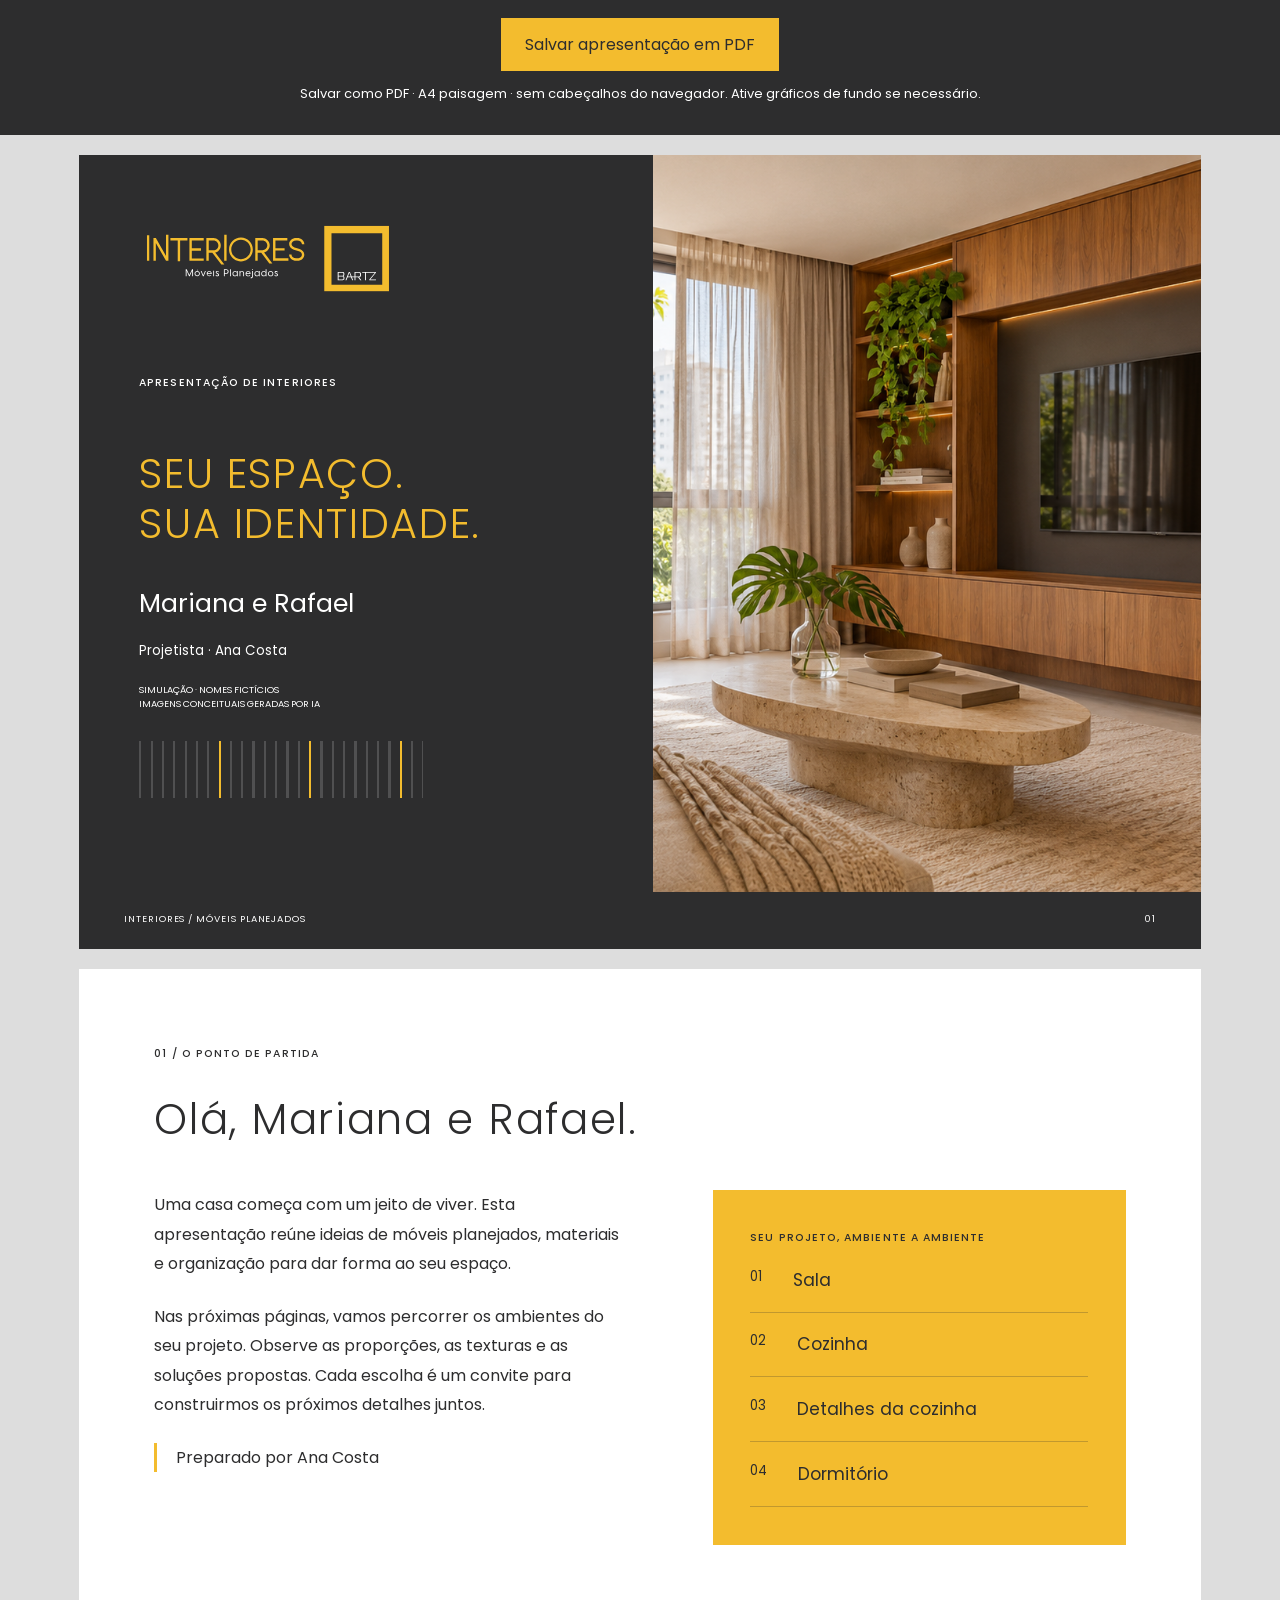
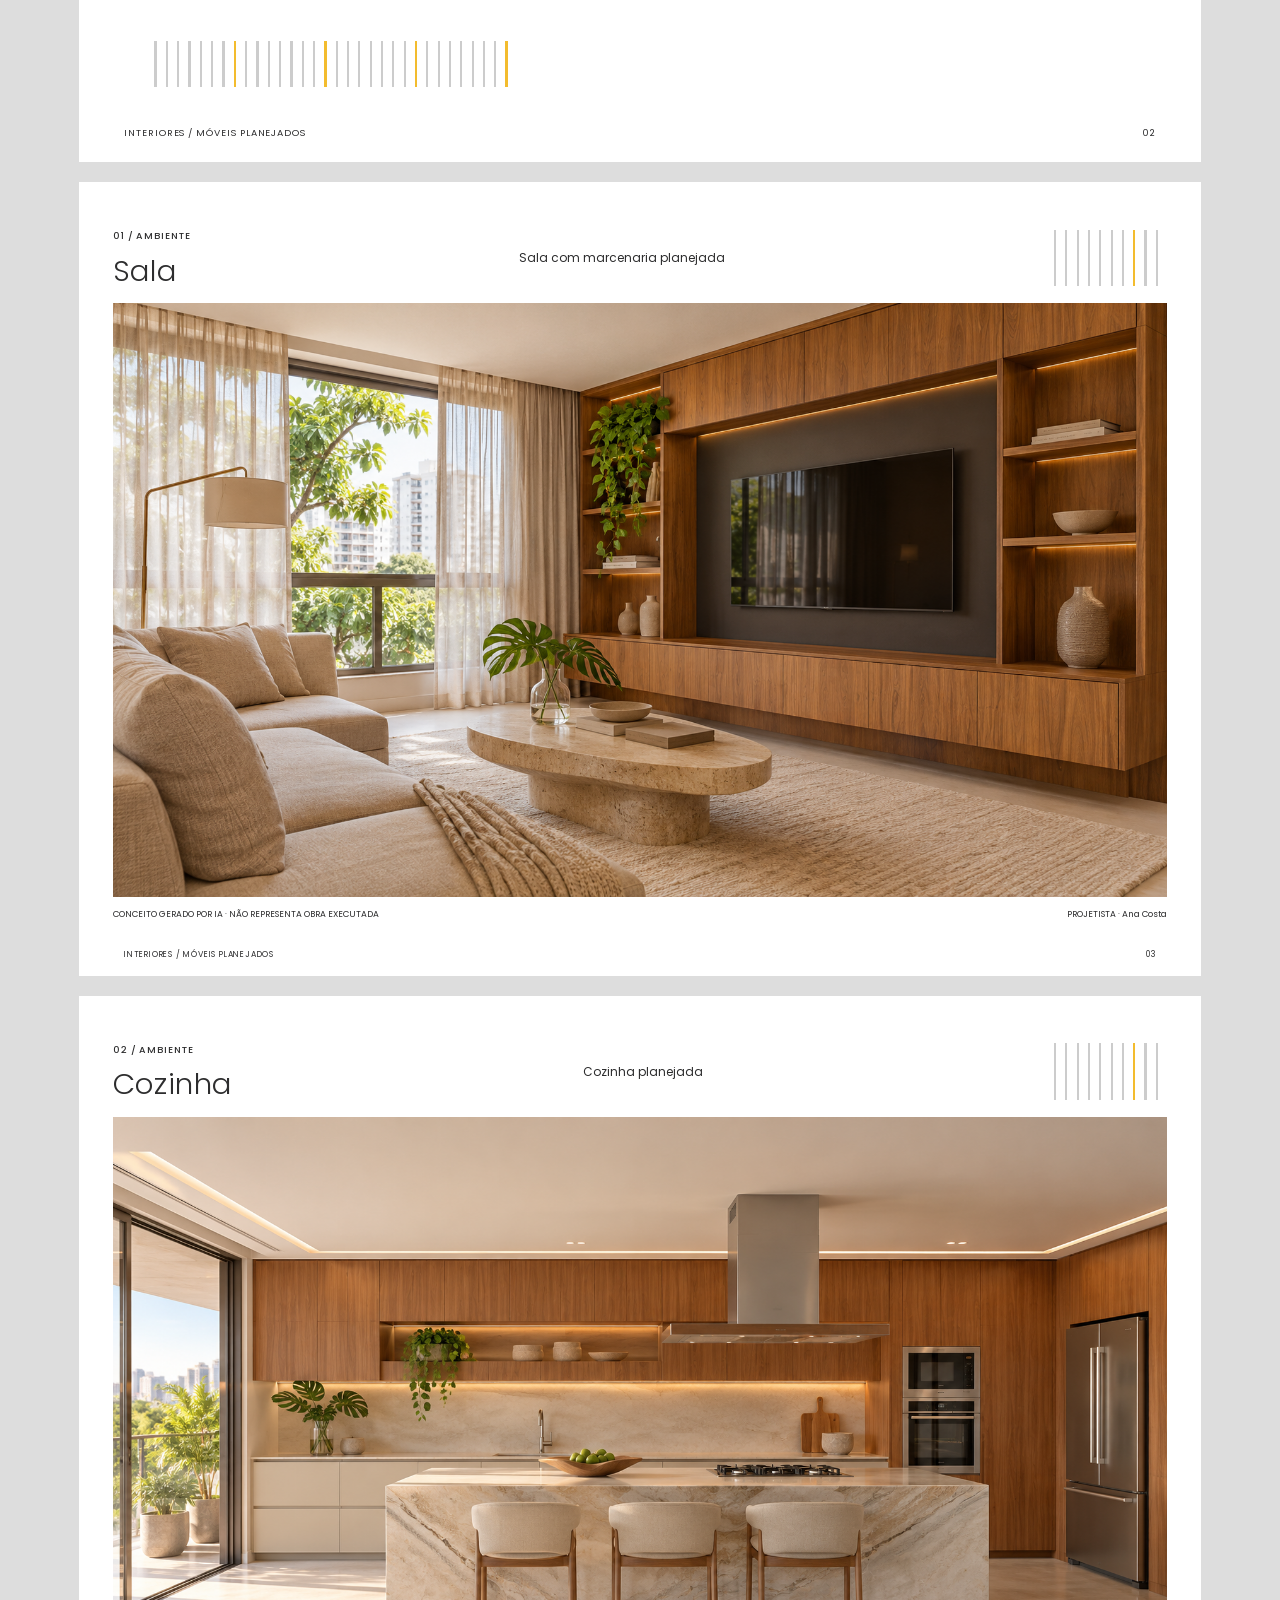
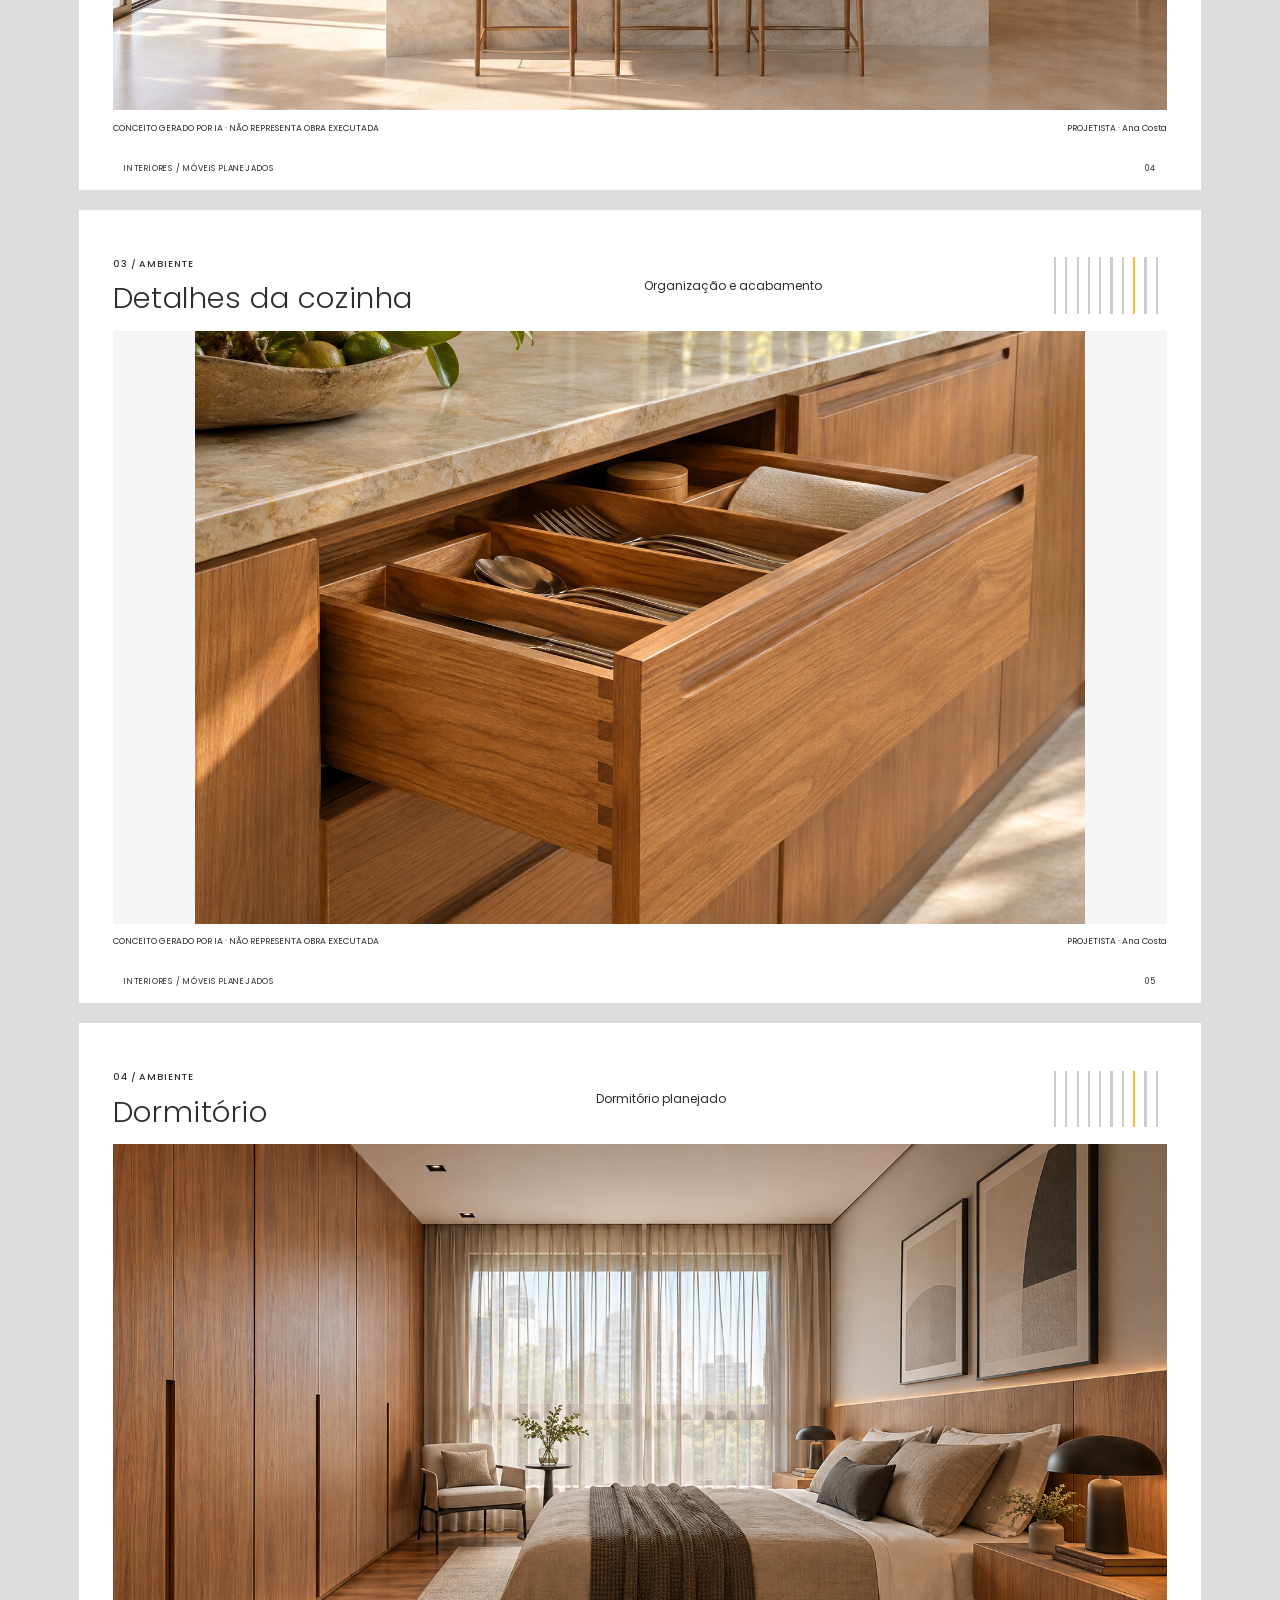
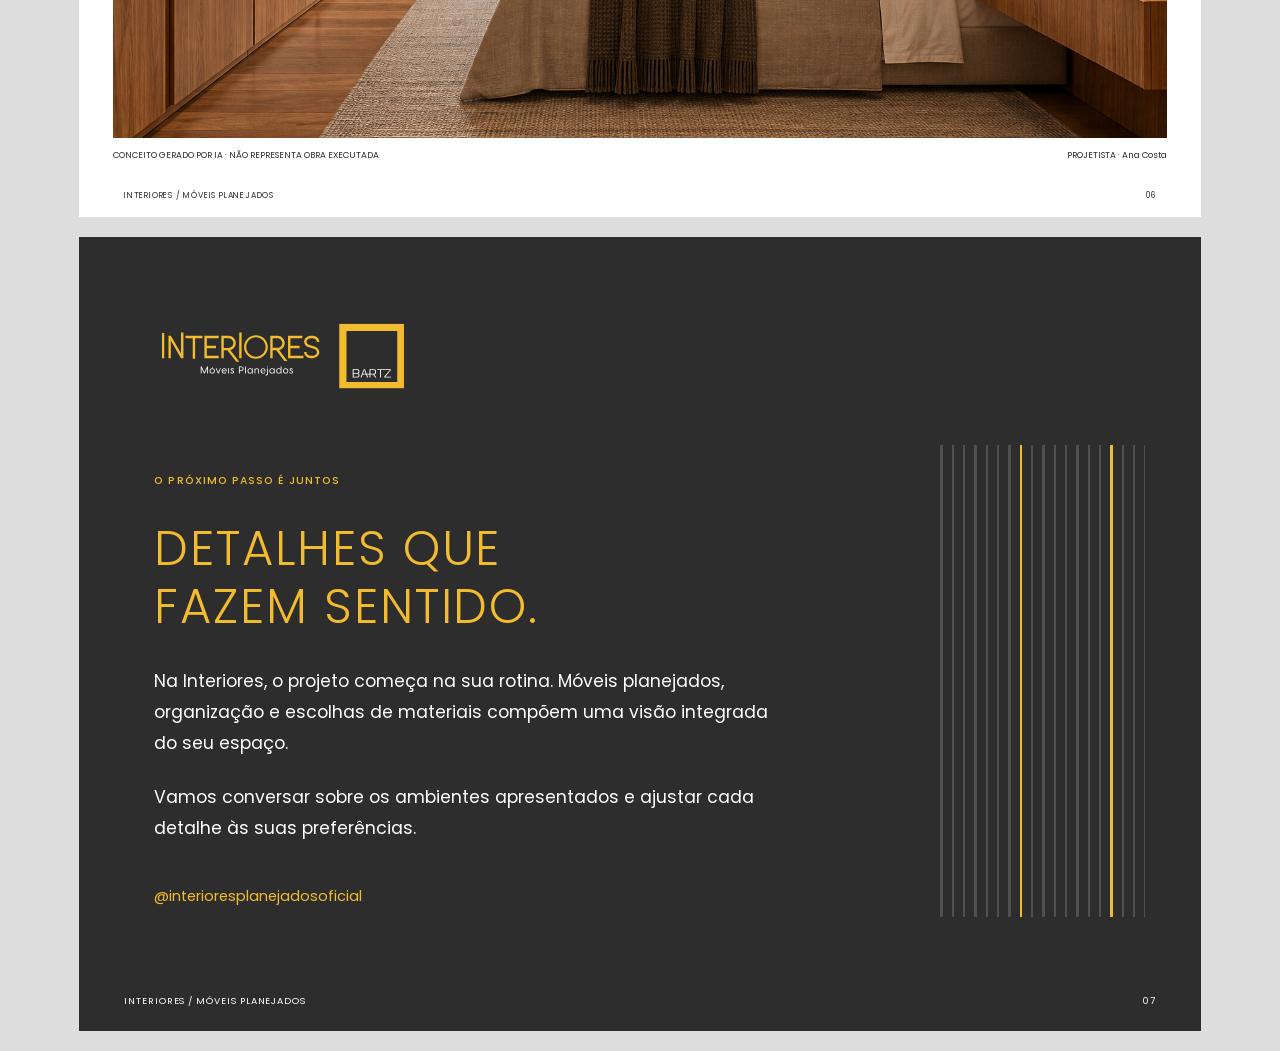
<file: studio/apresentacao.html>
<!doctype html><html lang="pt-BR"><head><meta charset="utf-8"><meta name="viewport" content="width=device-width,initial-scale=1"><title>Apresentação conceitual Interiores</title></head><body data-demo="true"><p>Preparando apresentação…</p><script src="presentation.js"></script></body></html>
</file>
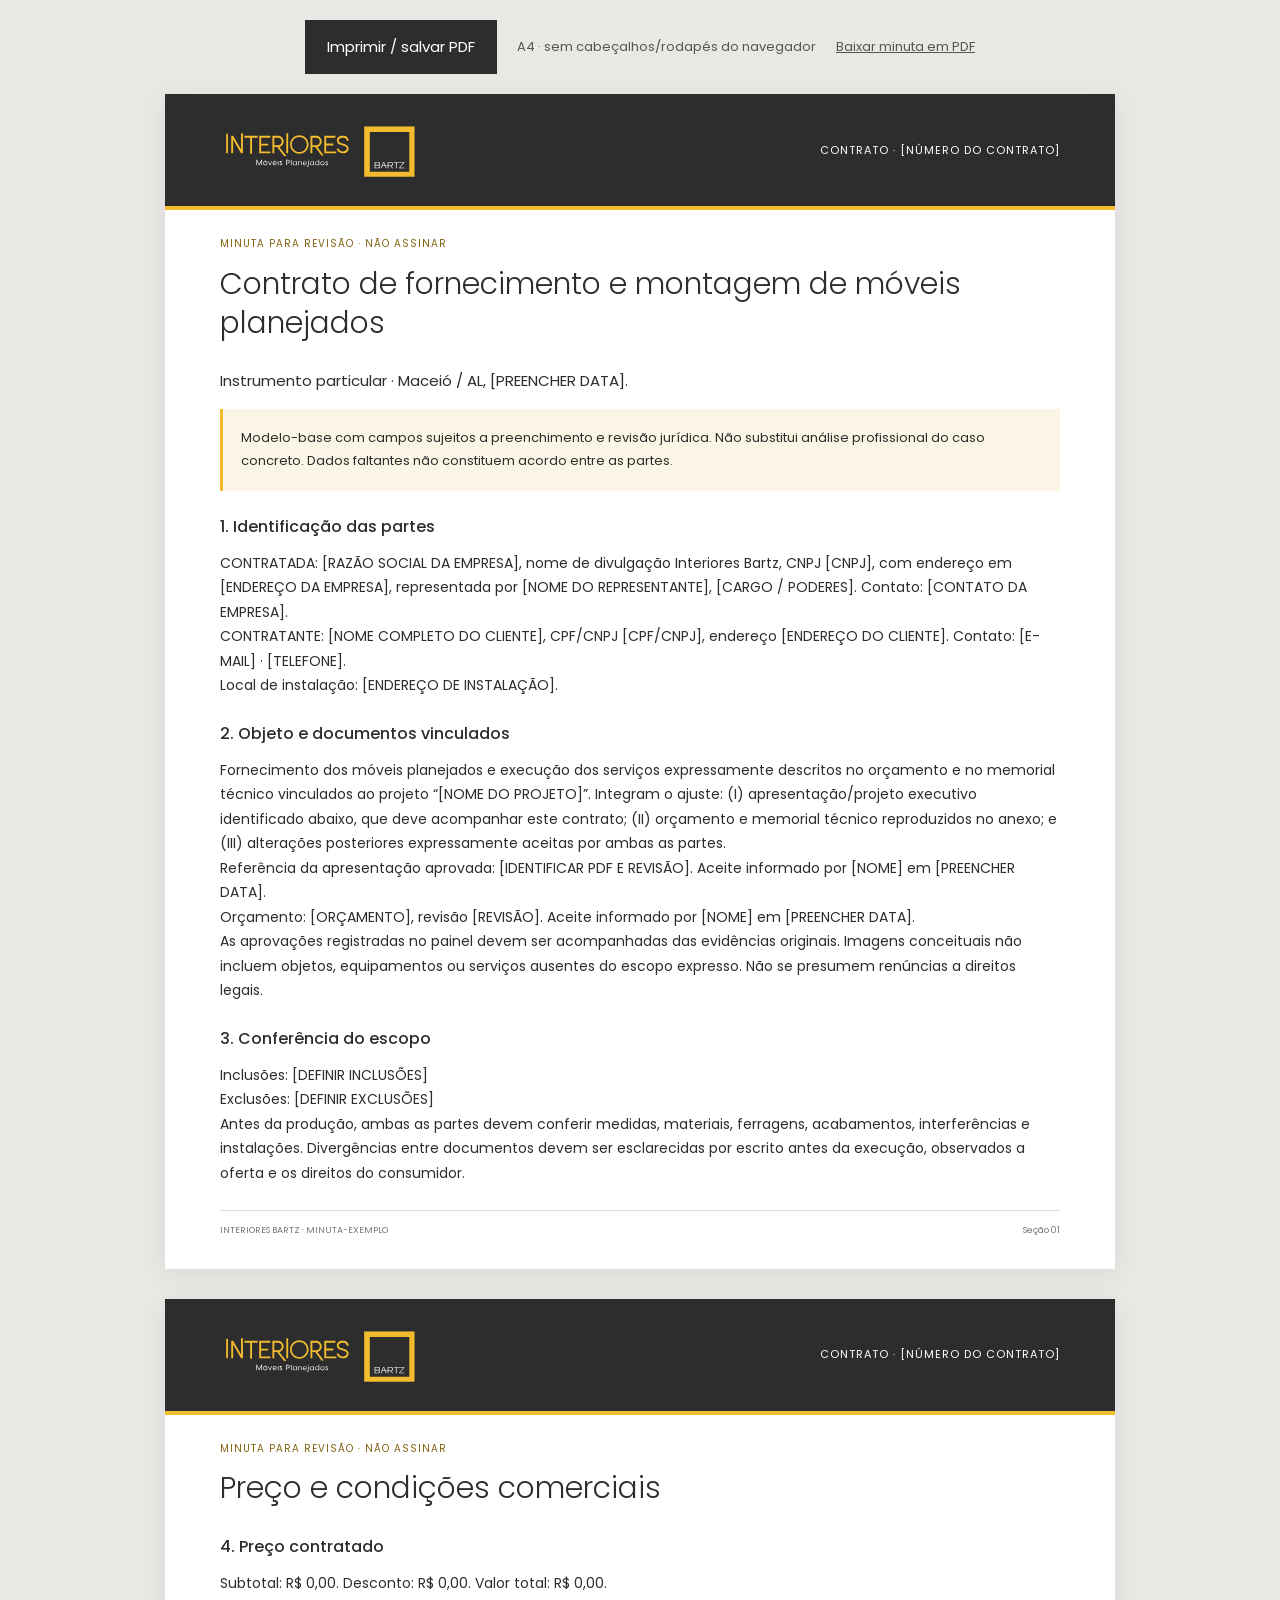
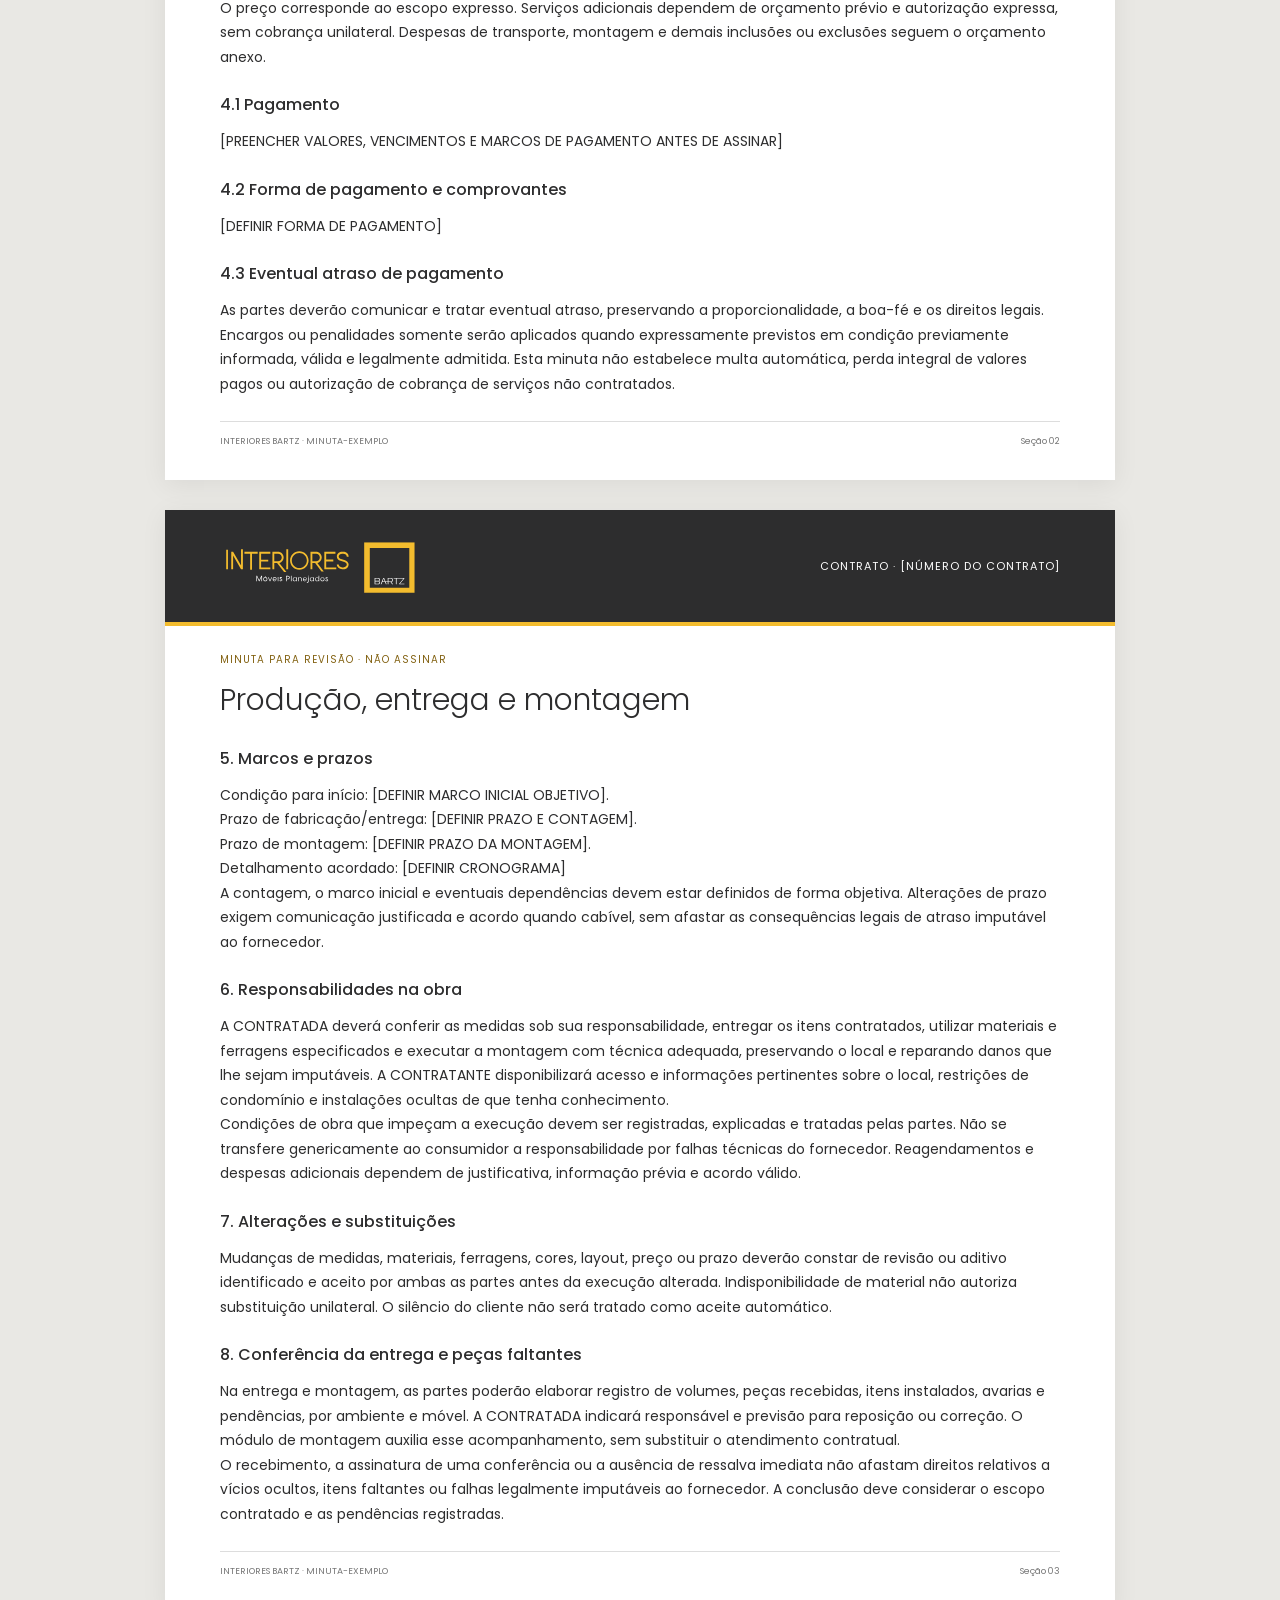
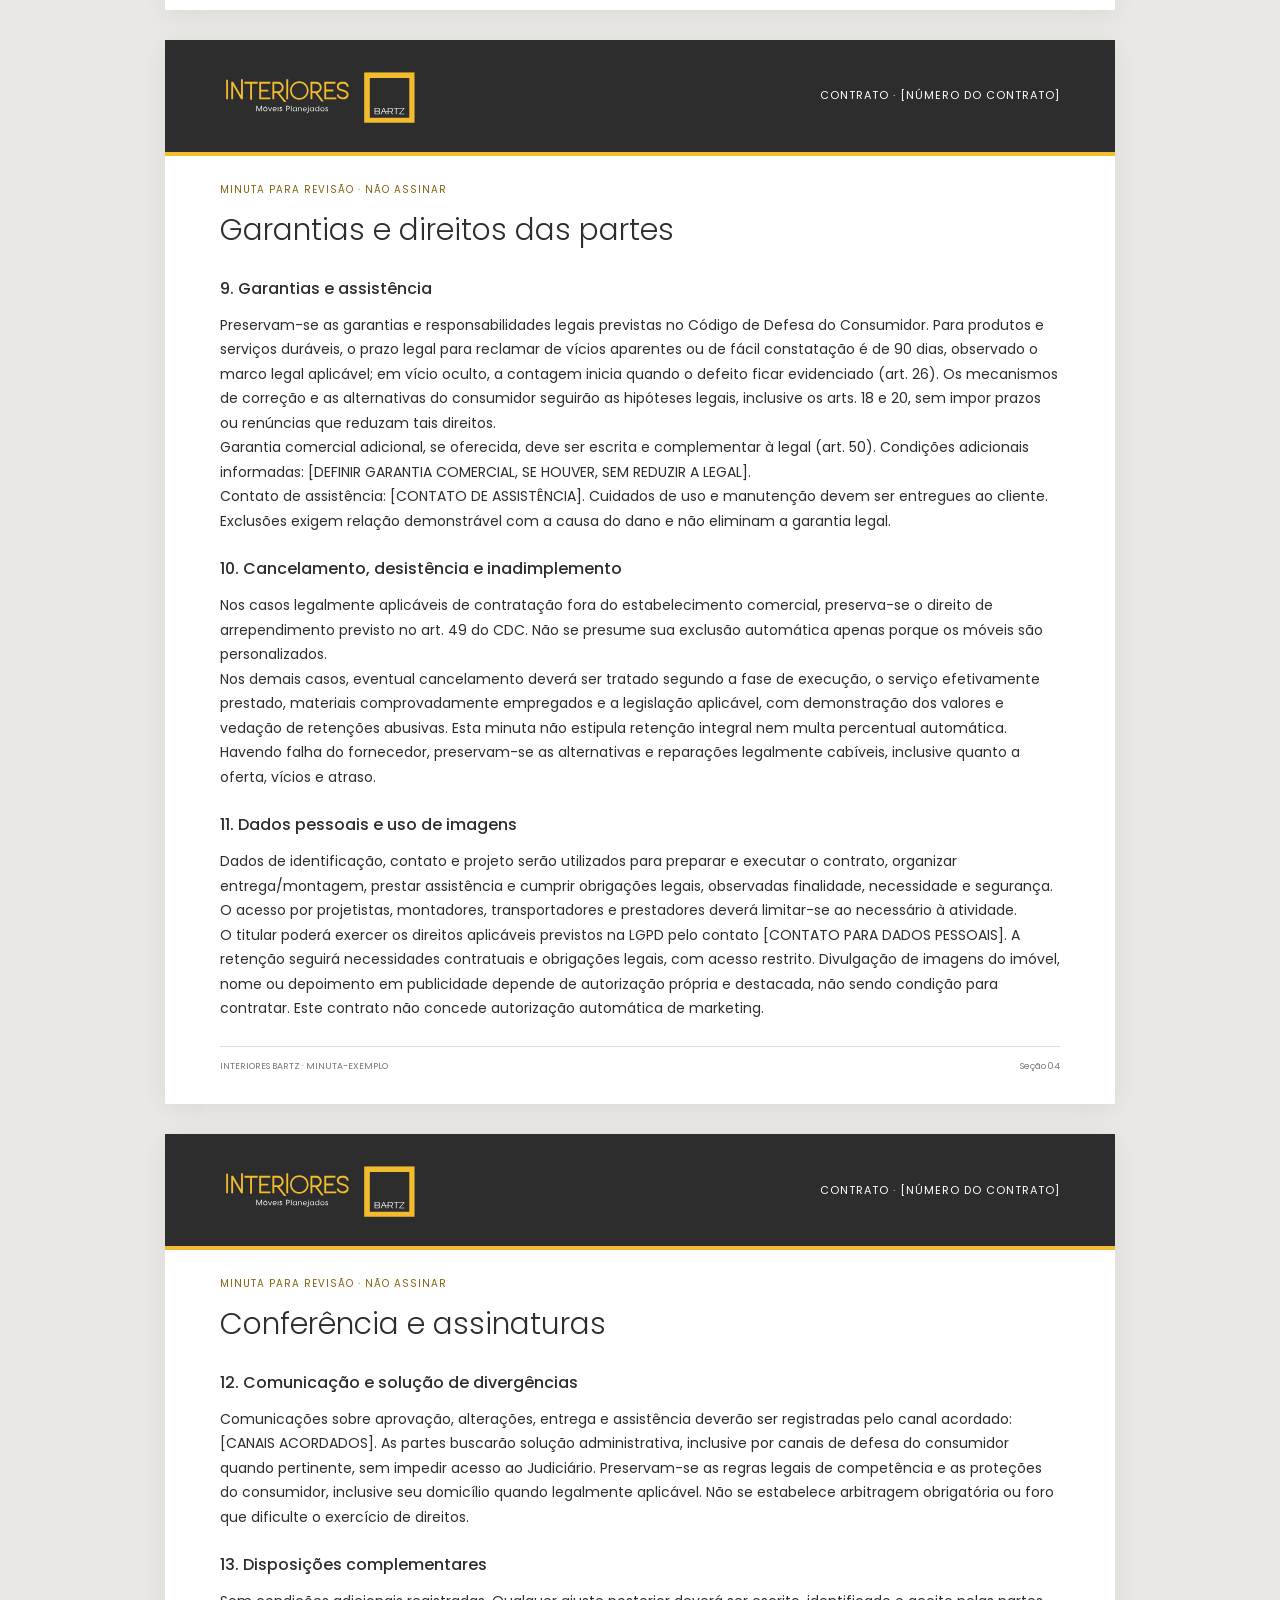
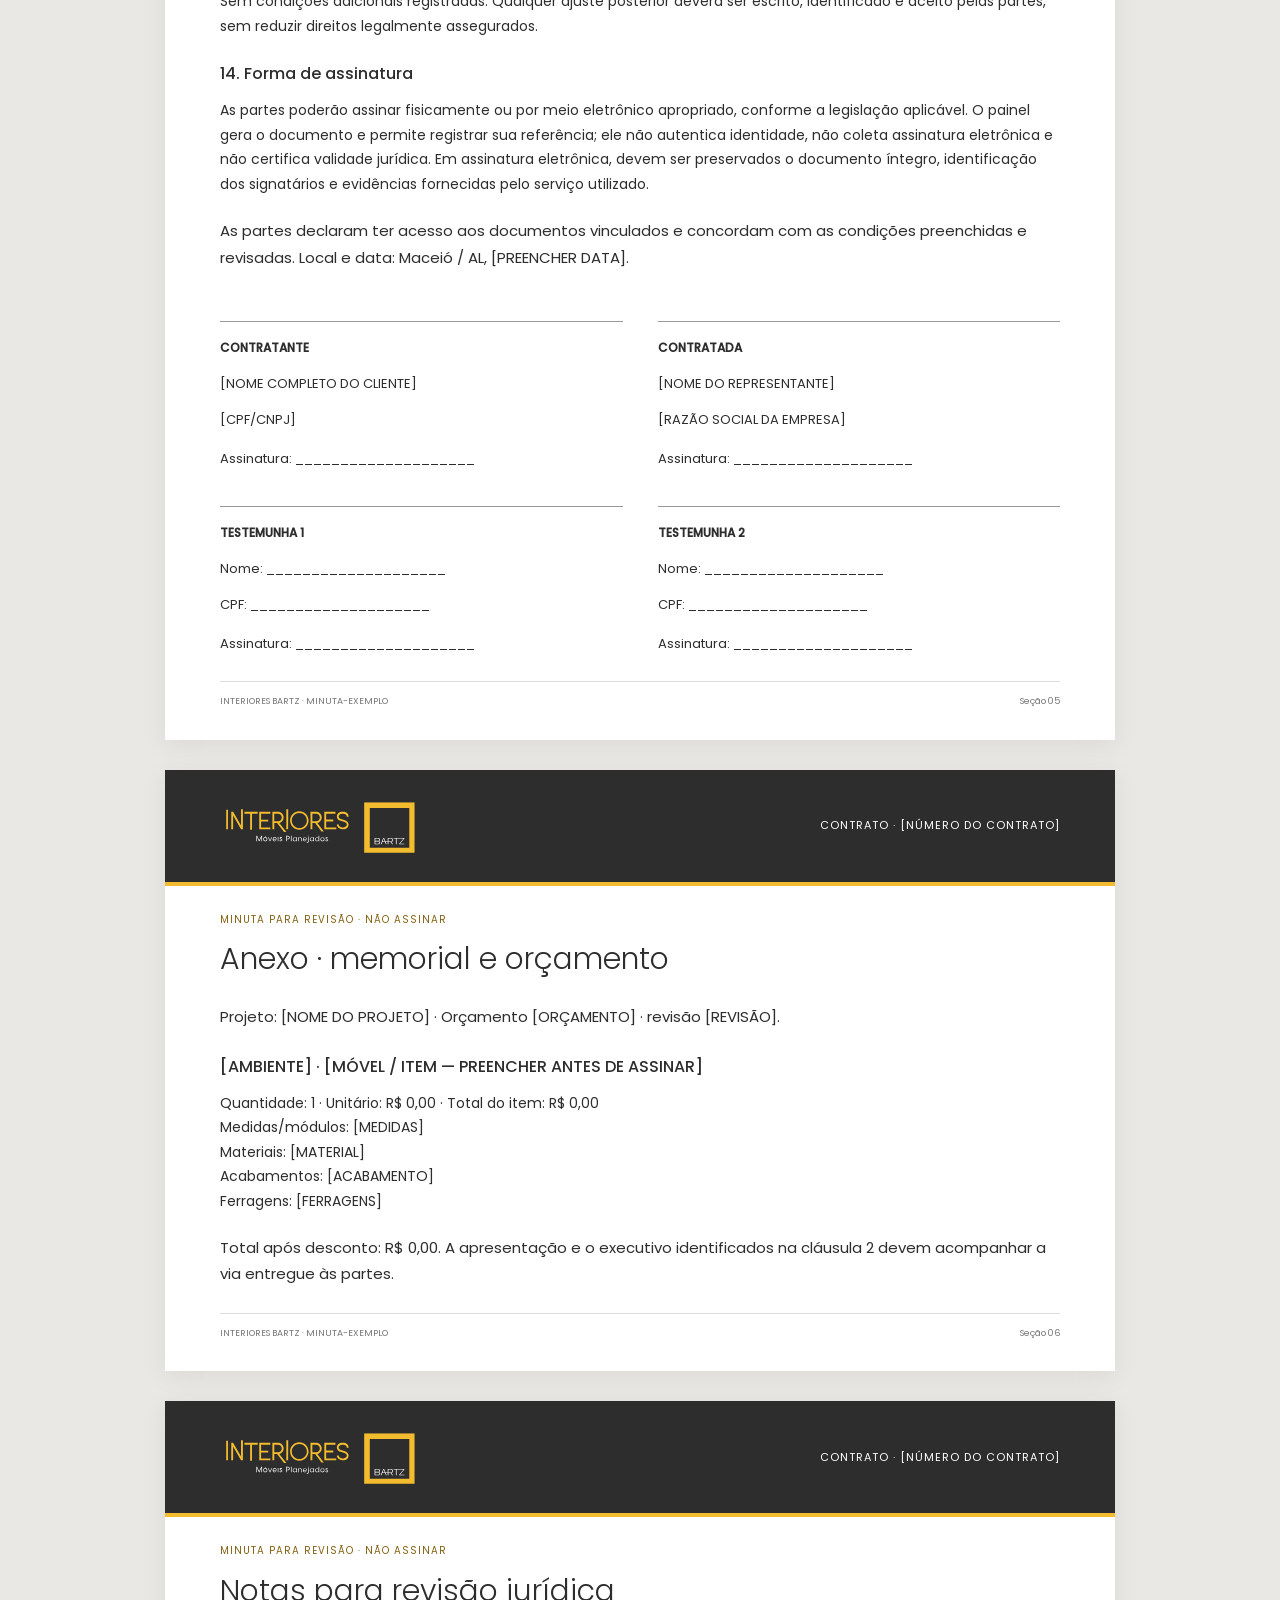
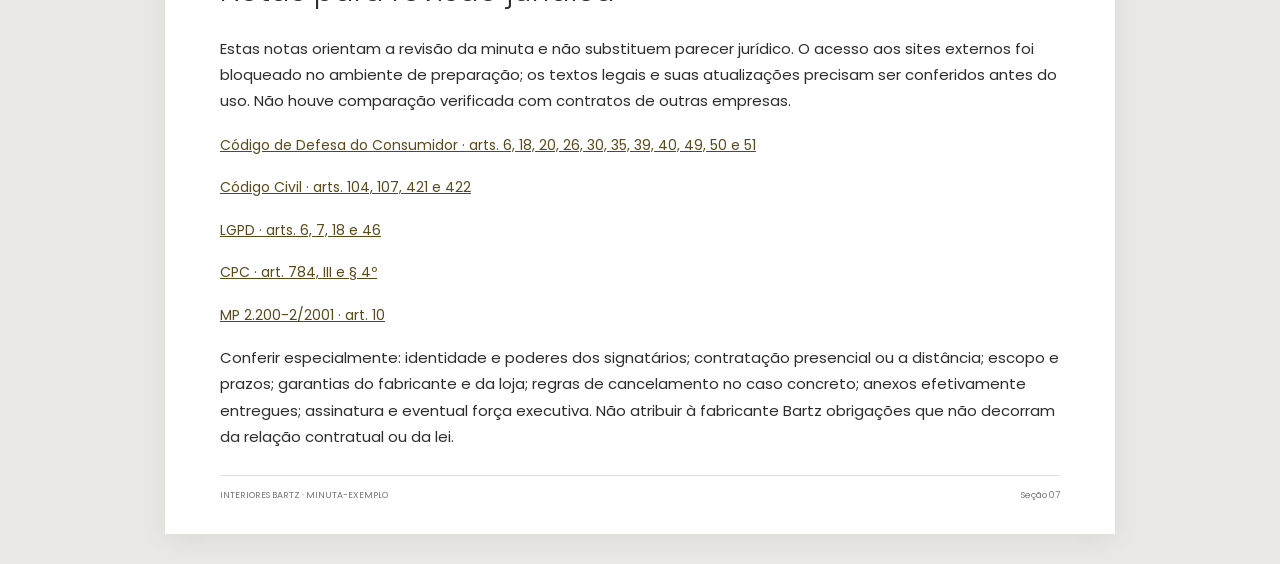
<file: studio/contrato-exemplo.html>
<!doctype html><html lang="pt-BR"><head><meta charset="utf-8"><meta name="viewport" content="width=device-width,initial-scale=1"><title>Minuta contratual — Interiores Bartz</title><script src="budget-report.js?v=2" defer></script><script src="contract-report.js?v=1" defer></script><script src="contract-demo.js?v=1" defer></script></head><body><p>Preparando minuta de contrato…</p></body></html>
</file>
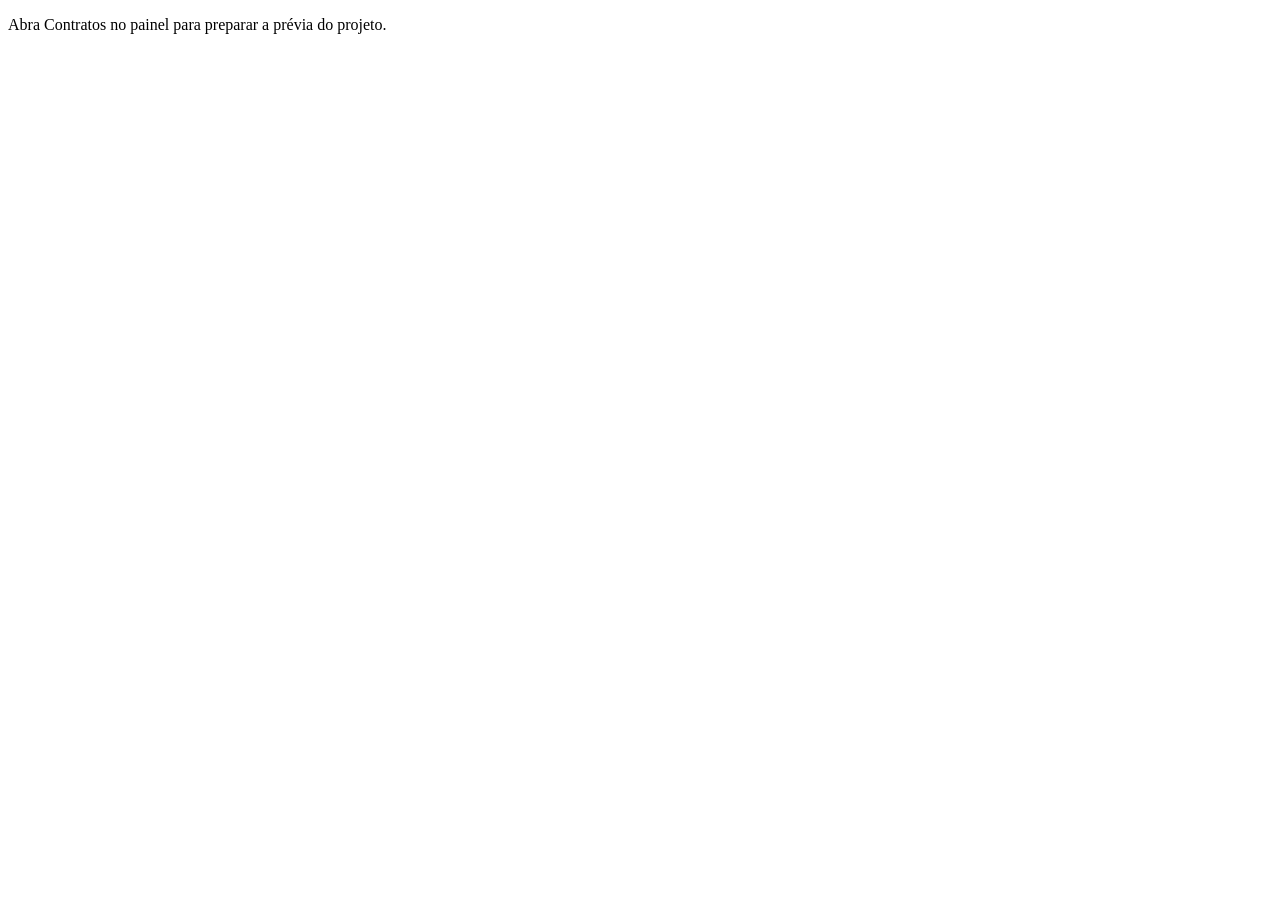
<file: studio/contrato.html>
<!doctype html><html lang="pt-BR"><head><meta charset="utf-8"><meta name="viewport" content="width=device-width,initial-scale=1"><title>Contrato — Interiores Bartz</title></head><body><p>Abra Contratos no painel para preparar a prévia do projeto.</p></body></html>
</file>
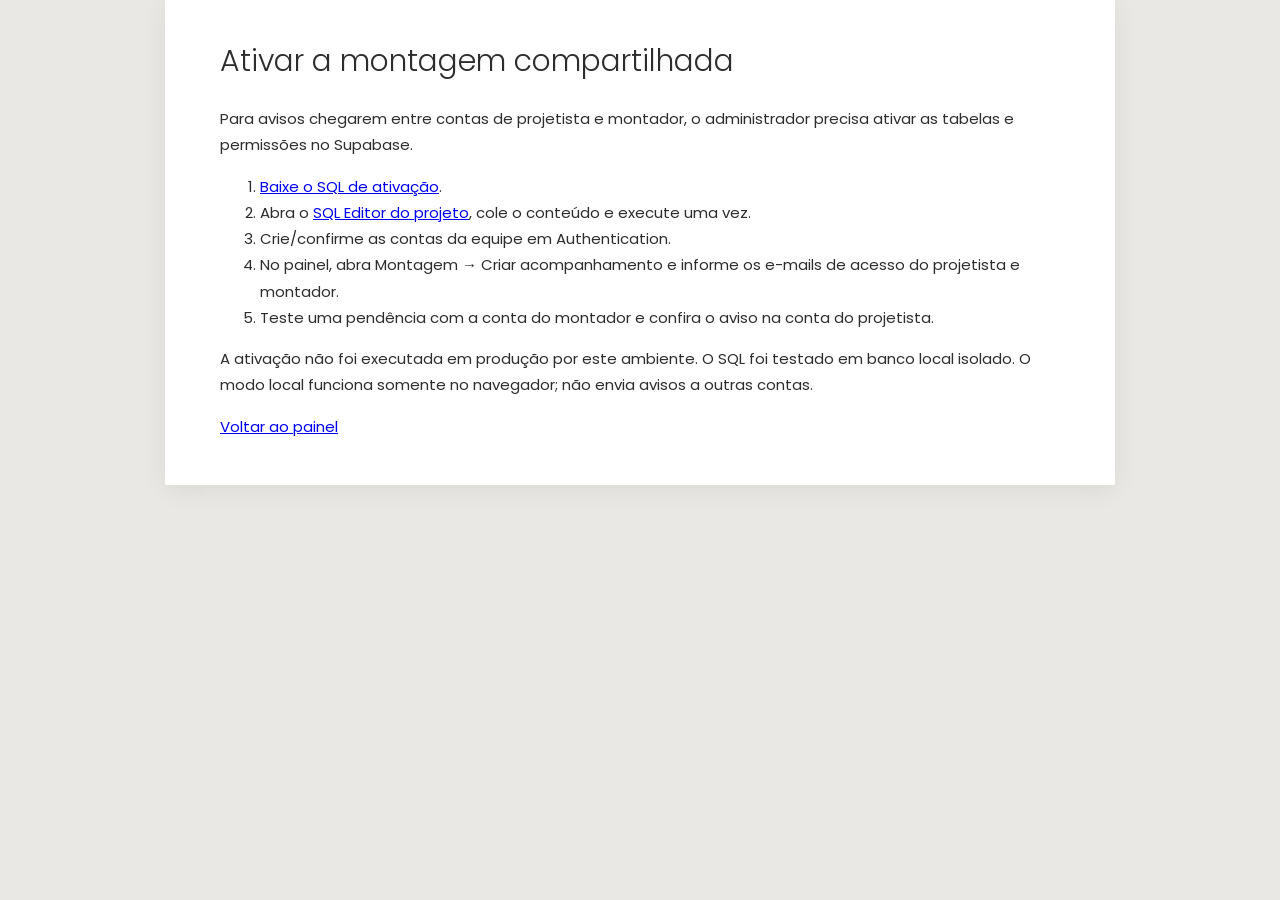
<file: studio/montagem-configuracao.html>
<!doctype html><html lang="pt-BR"><head><meta charset="utf-8"><meta name="viewport" content="width=device-width,initial-scale=1"><title>Ativar montagem compartilhada — Interiores Bartz</title><link rel="stylesheet" href="contract-report.css"></head><body><main class="contract-sheet" style="padding-top:30px"><h1>Ativar a montagem compartilhada</h1><p>Para avisos chegarem entre contas de projetista e montador, o administrador precisa ativar as tabelas e permissões no Supabase.</p><ol><li><a href="../supabase/migrations/202611100001_installation.sql" download>Baixe o SQL de ativação</a>.</li><li>Abra o <a href="https://supabase.com/dashboard/project/moerbwpubdgjnenczgoq/sql/new" target="_blank" rel="noopener">SQL Editor do projeto</a>, cole o conteúdo e execute uma vez.</li><li>Crie/confirme as contas da equipe em Authentication.</li><li>No painel, abra Montagem → Criar acompanhamento e informe os e-mails de acesso do projetista e montador.</li><li>Teste uma pendência com a conta do montador e confira o aviso na conta do projetista.</li></ol><p>A ativação não foi executada em produção por este ambiente. O SQL foi testado em banco local isolado. O modo local funciona somente no navegador; não envia avisos a outras contas.</p><p><a href="./">Voltar ao painel</a></p></main></body></html>
</file>
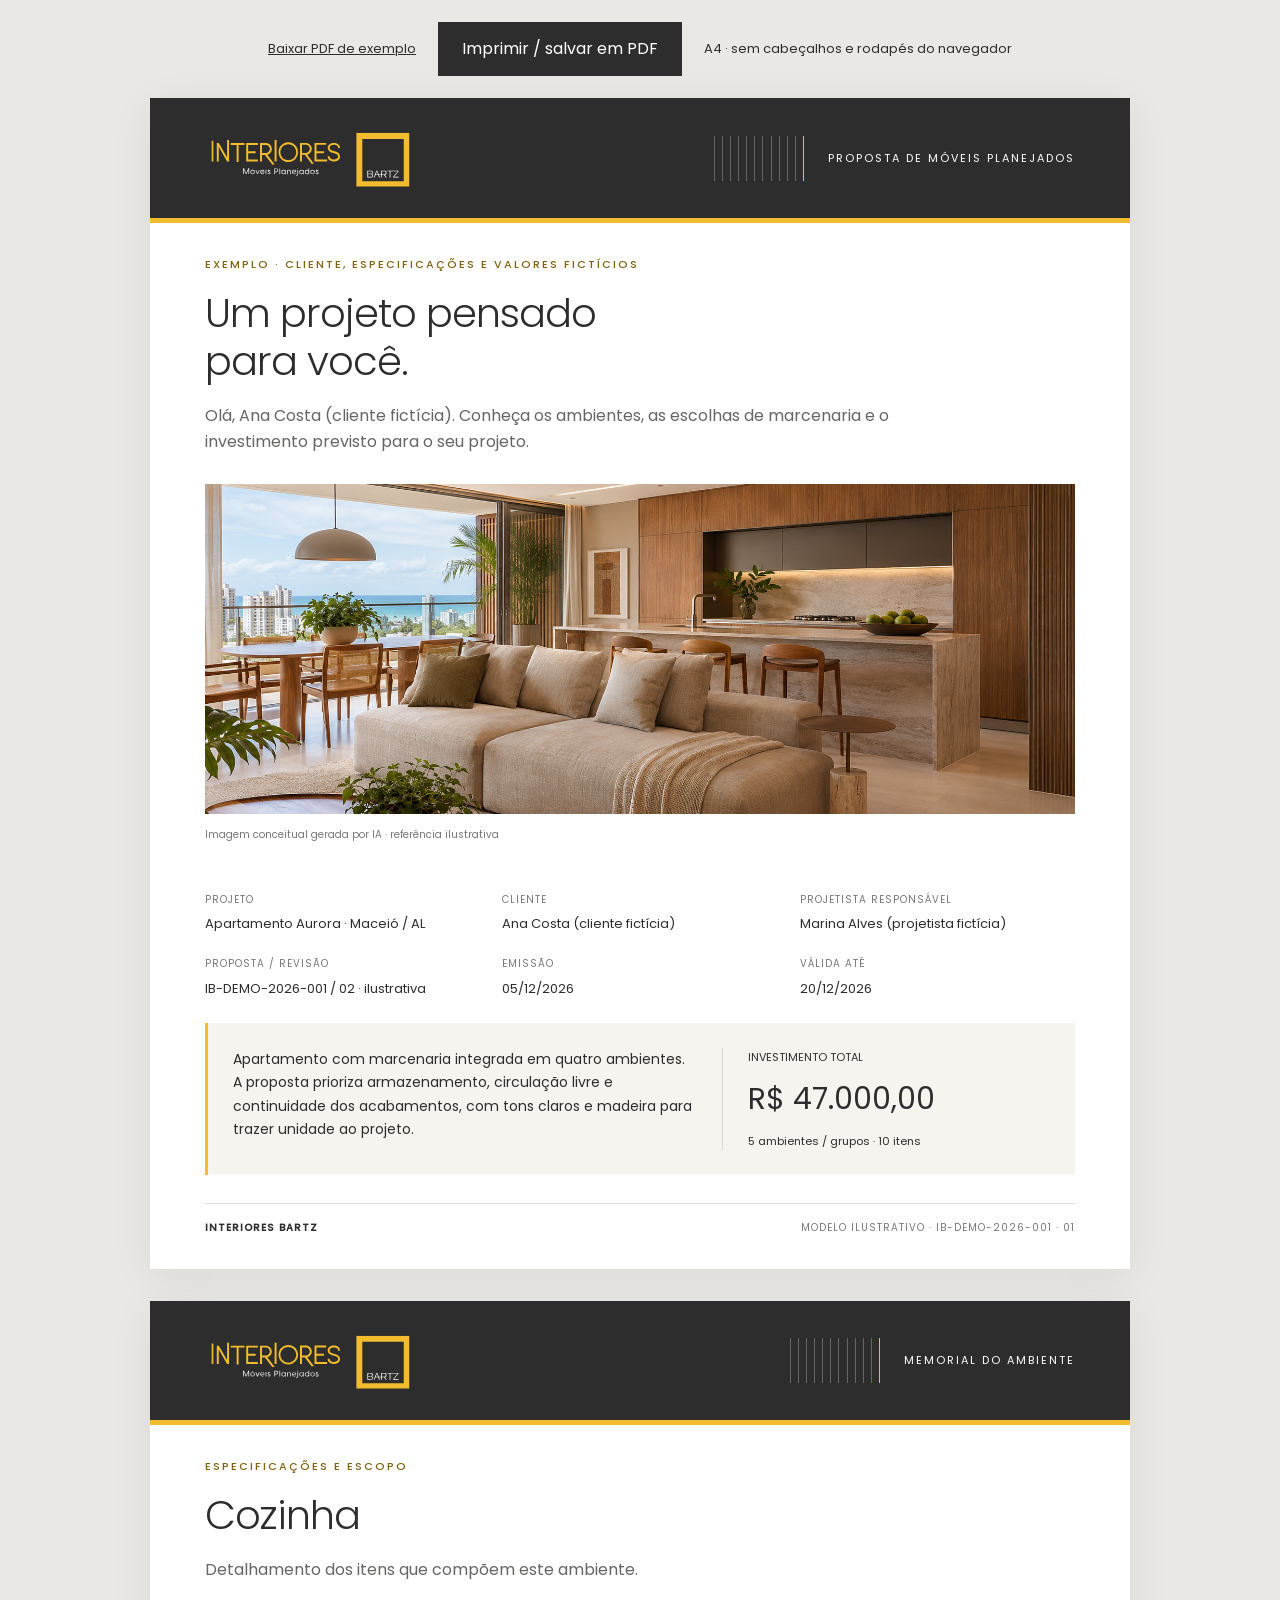
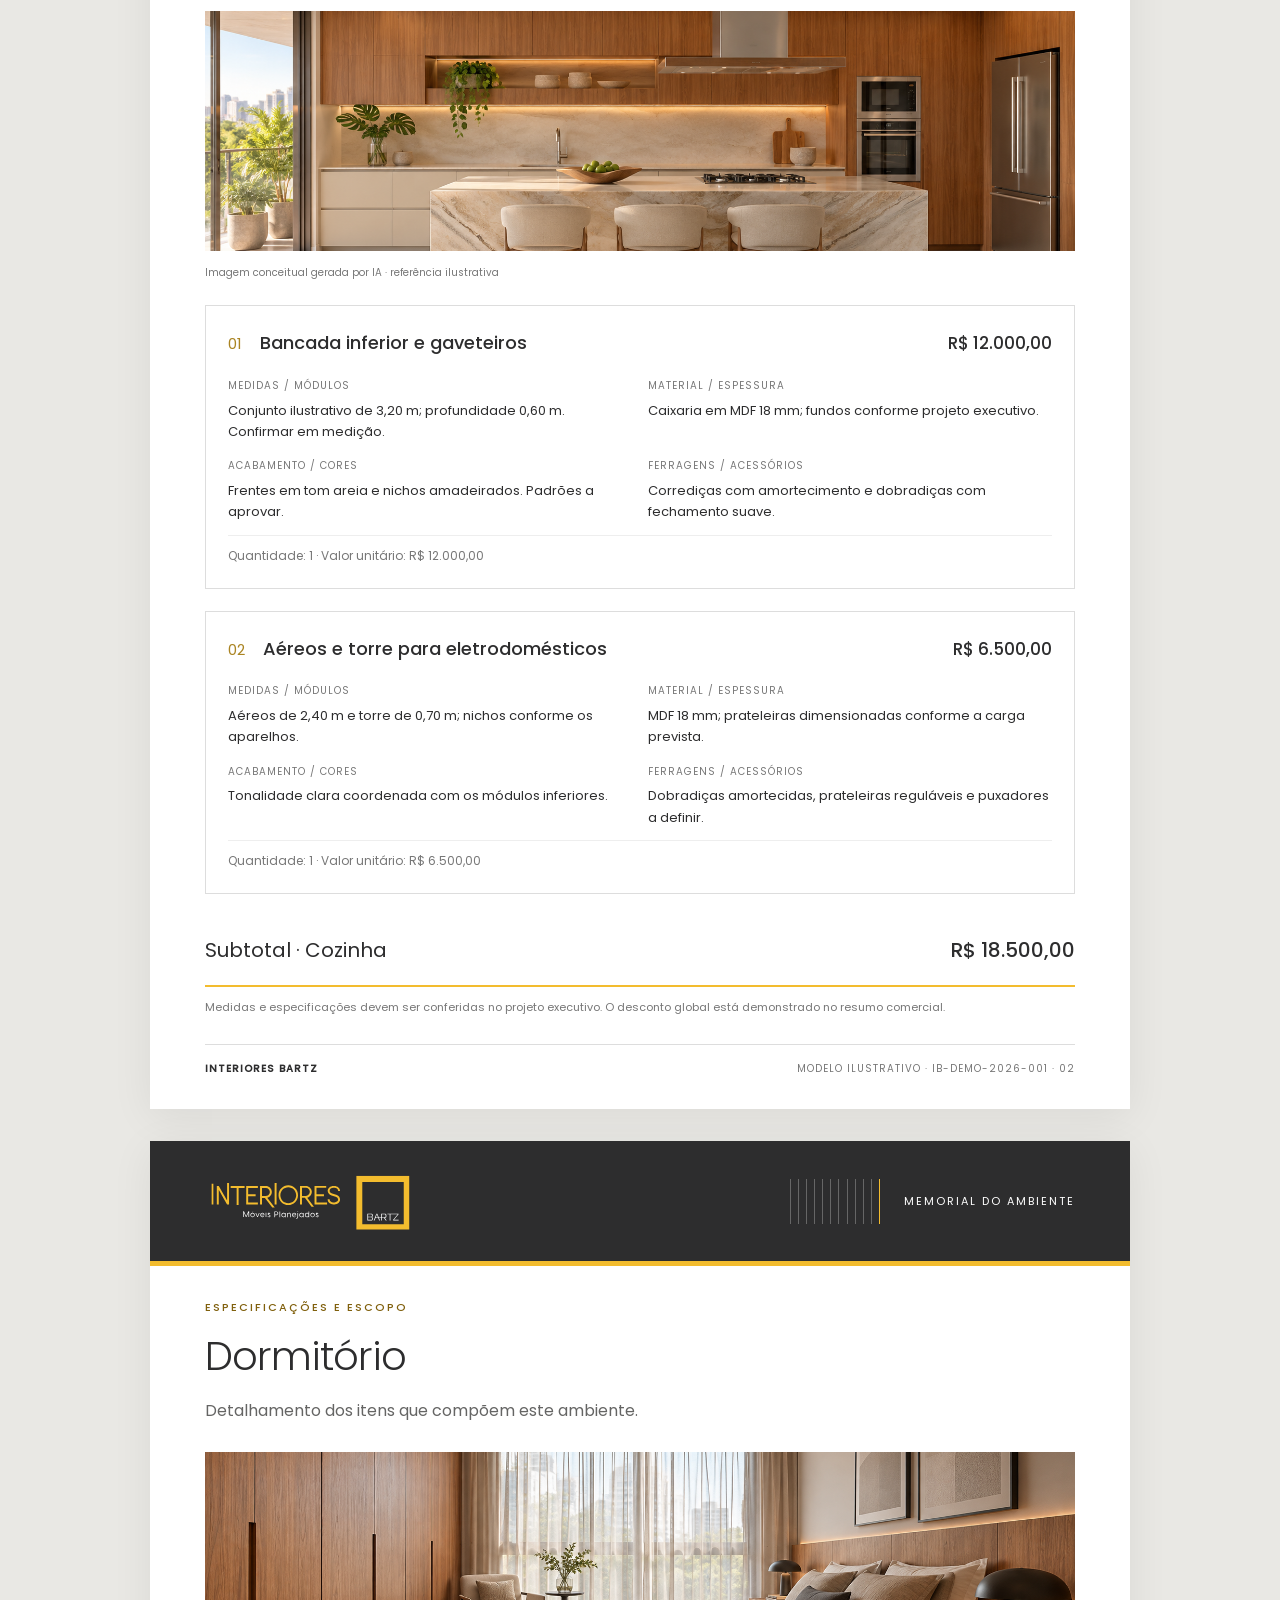
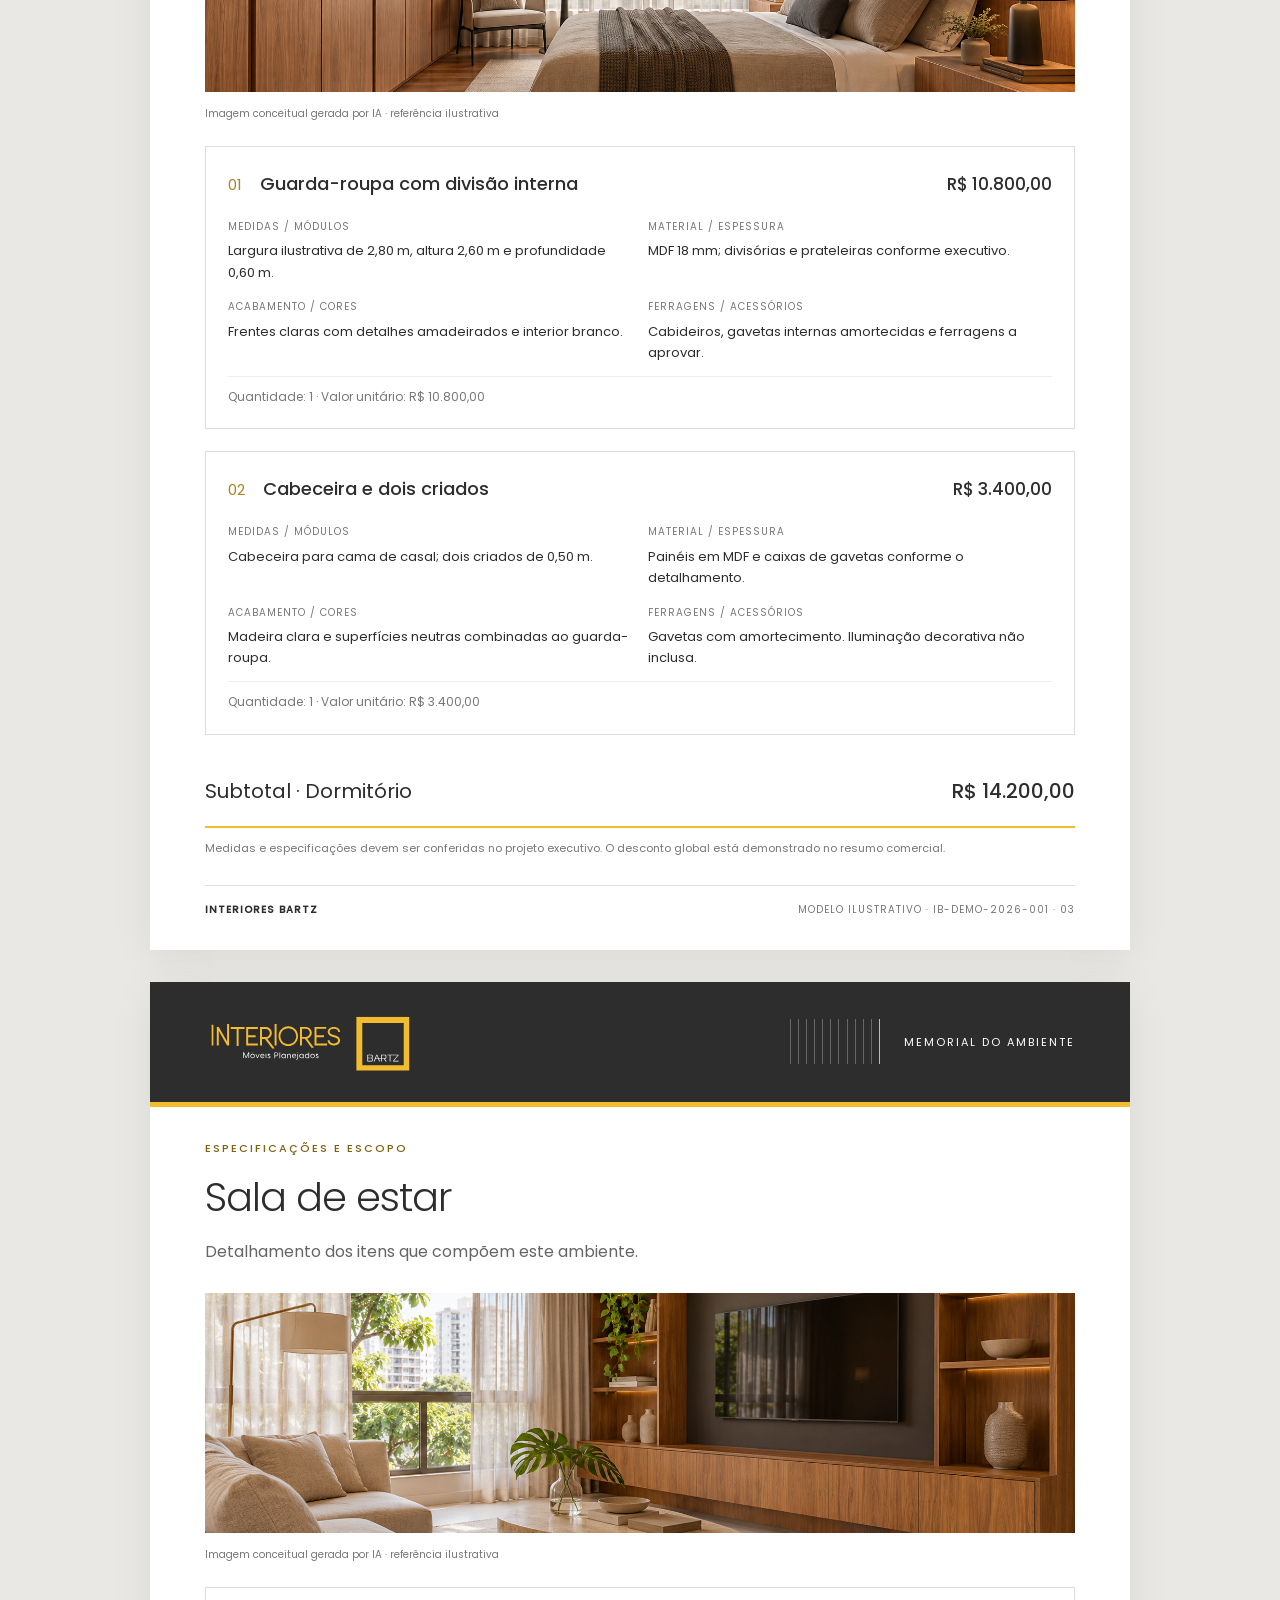
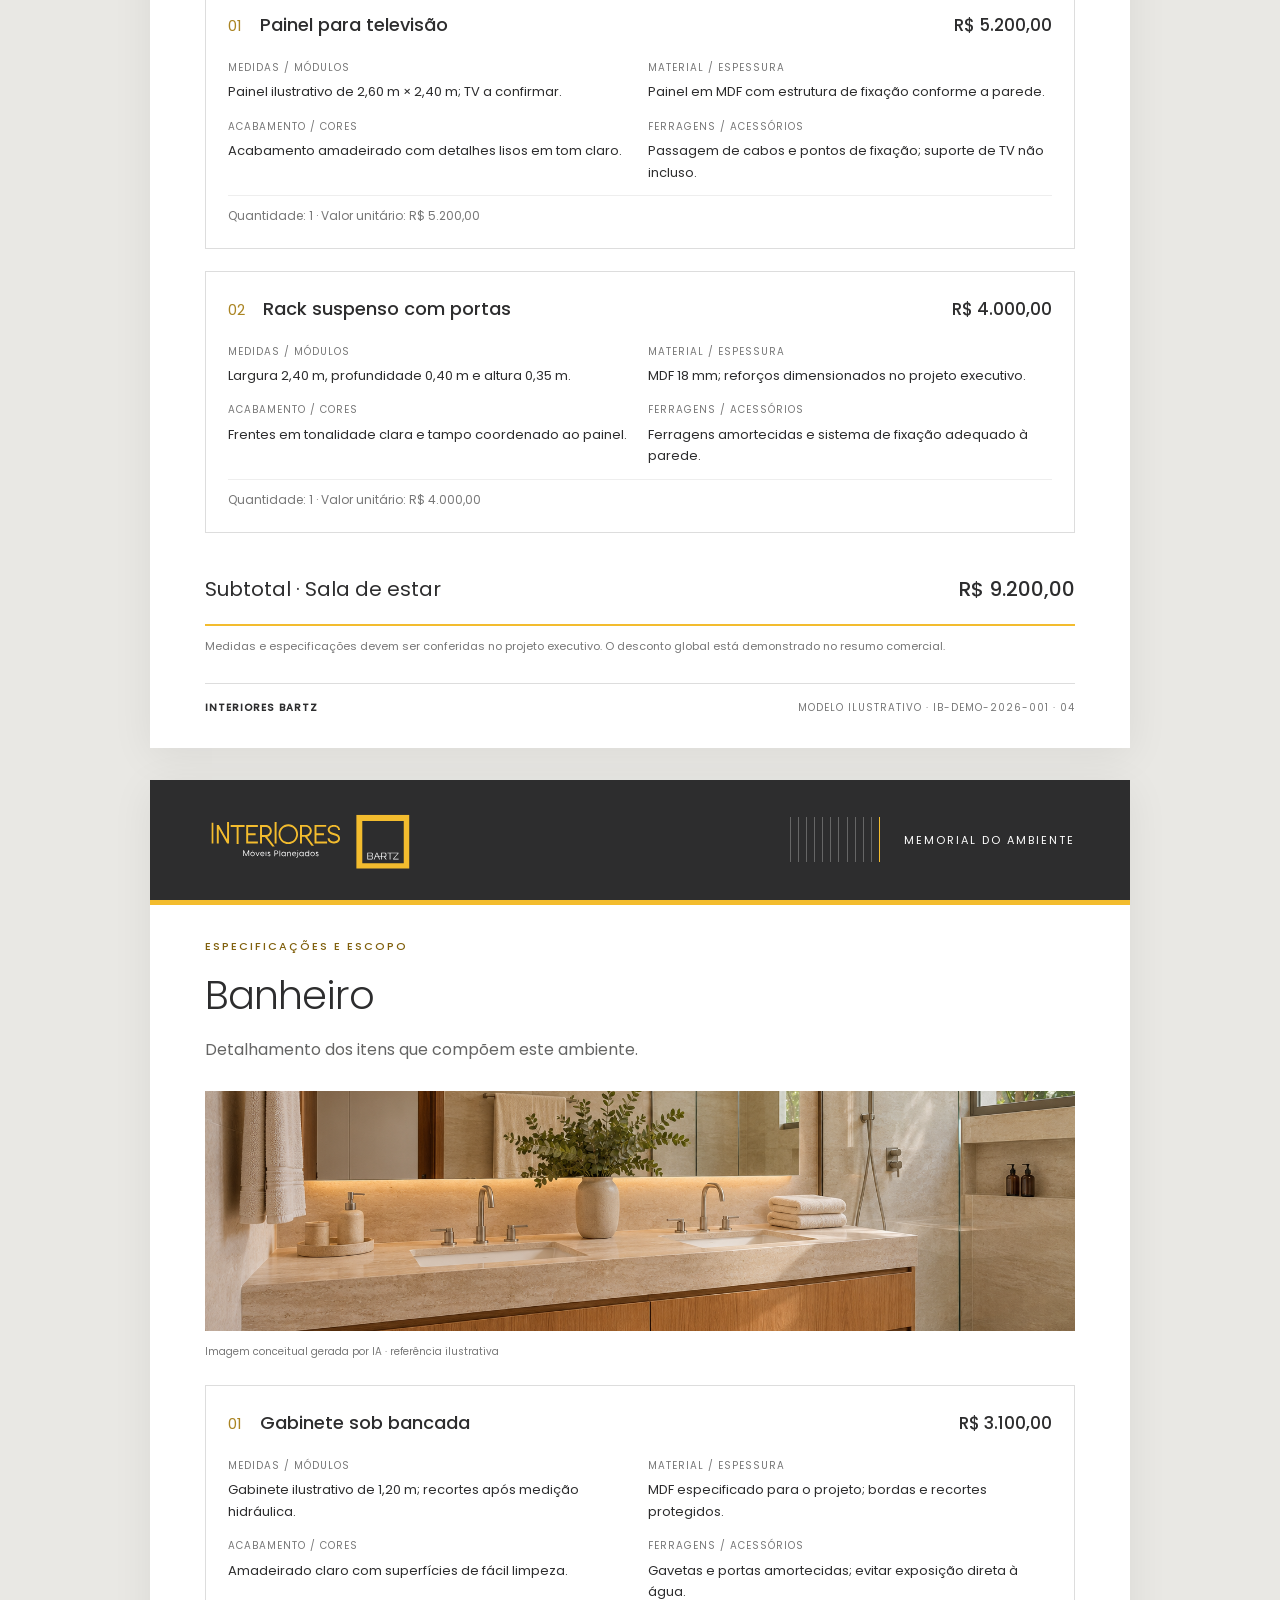
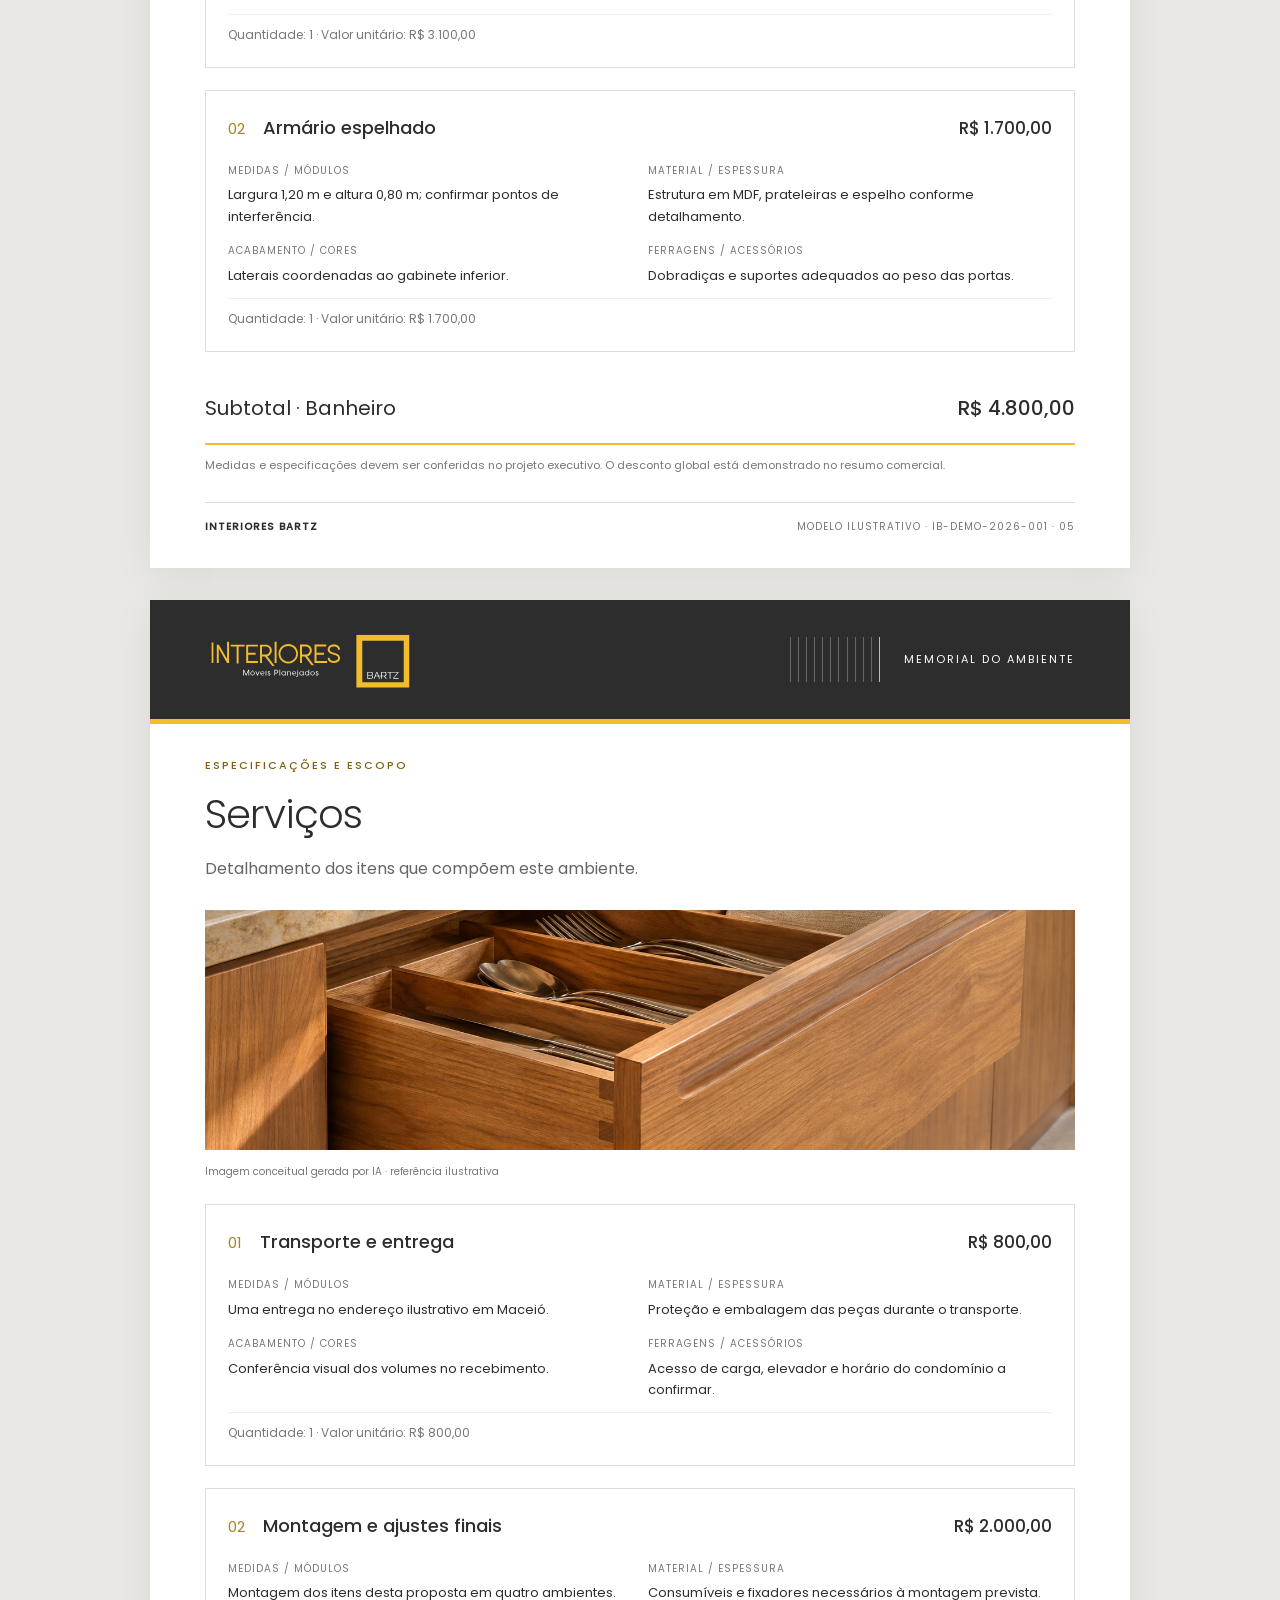
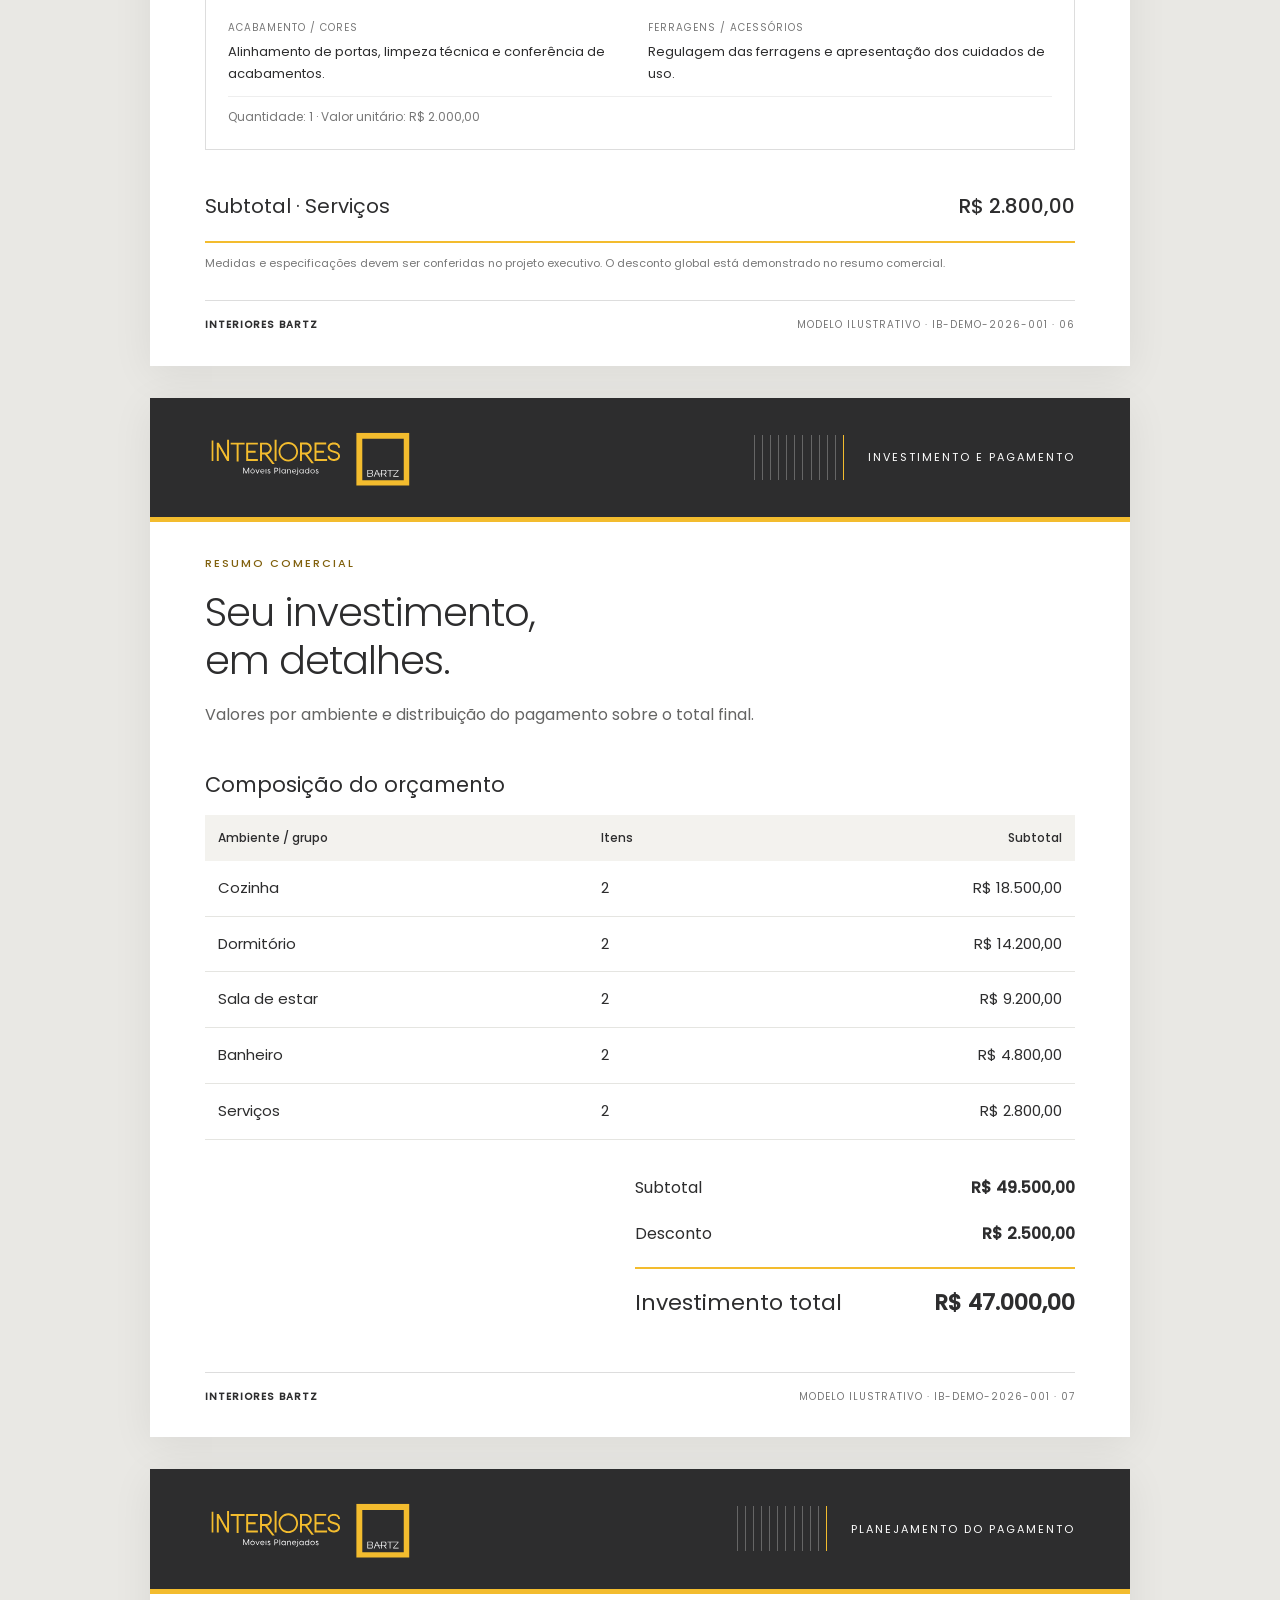
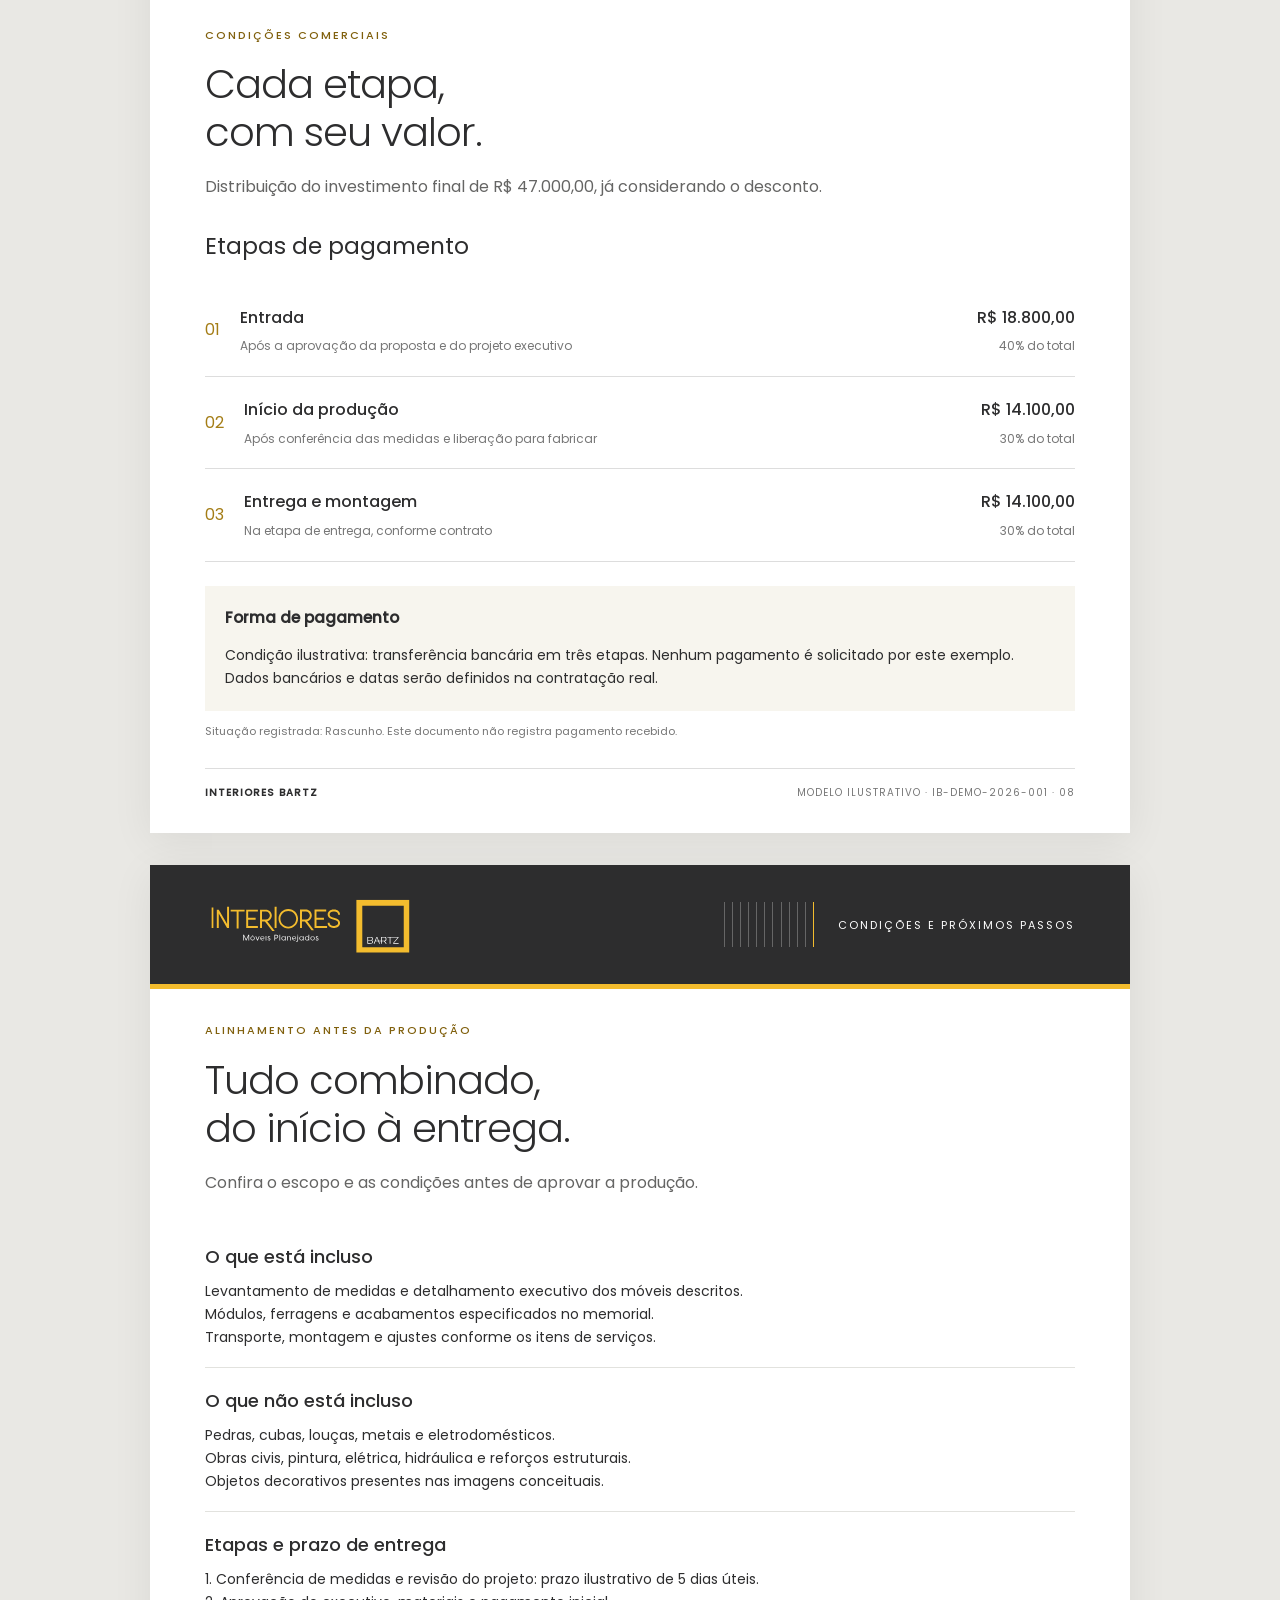
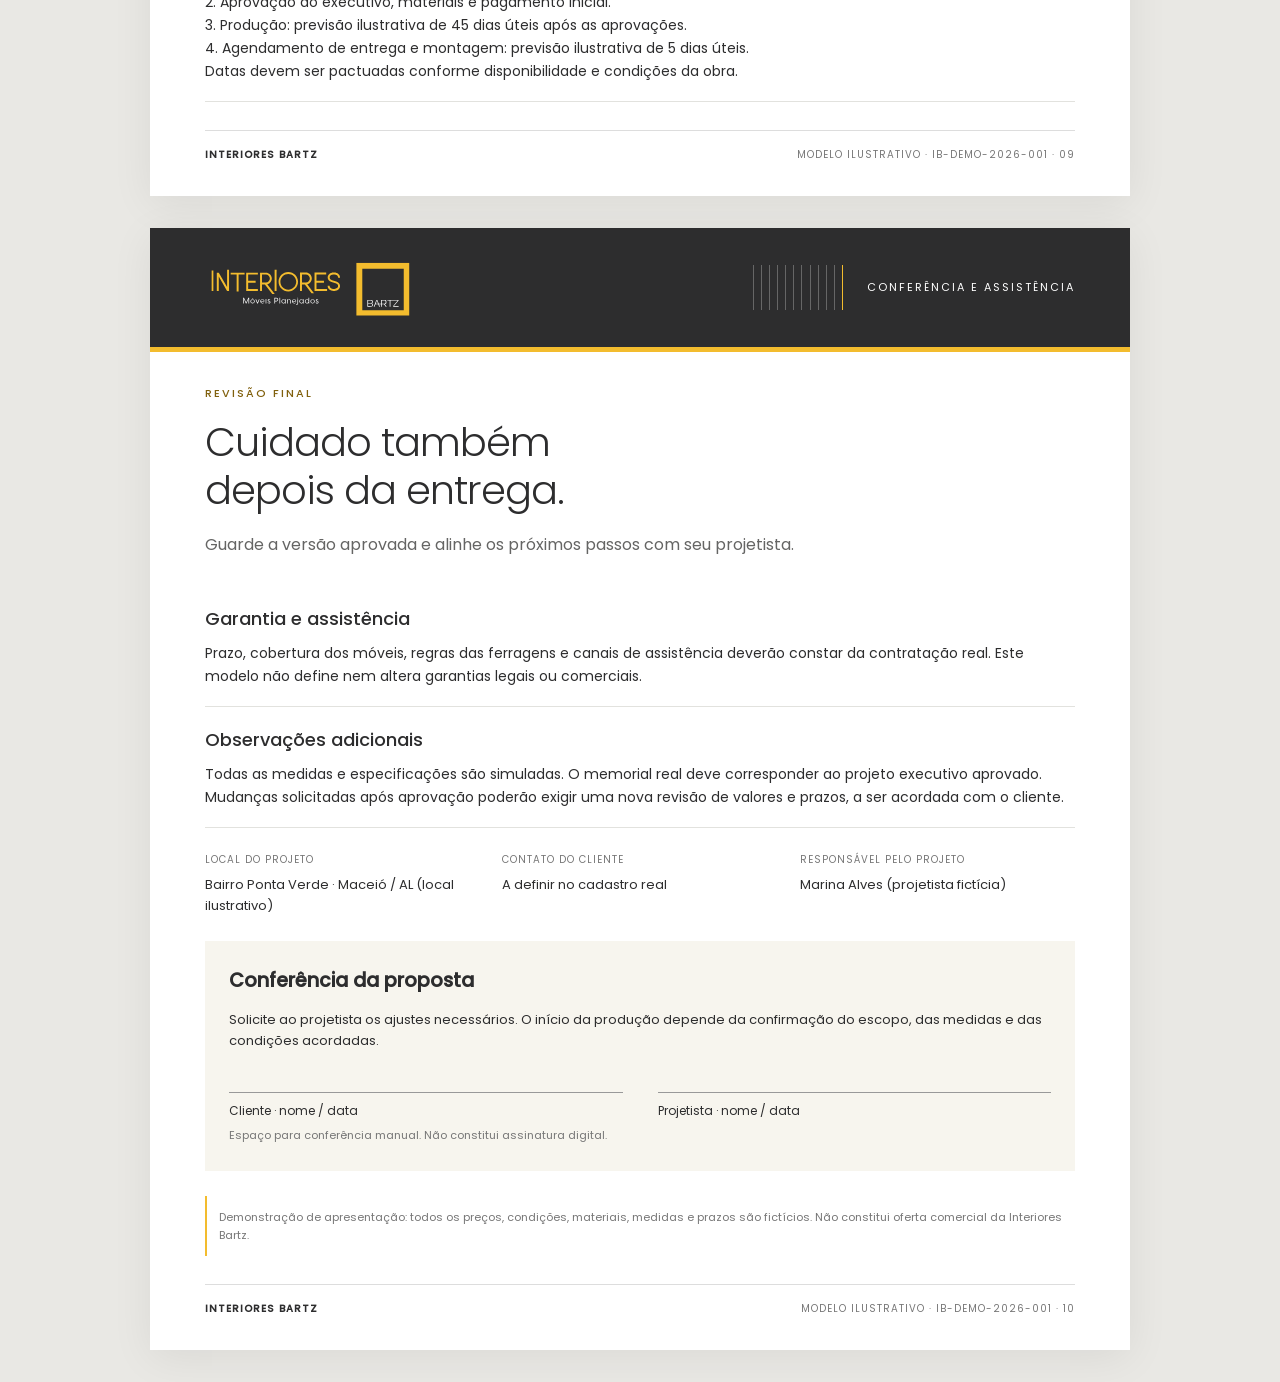
<file: studio/orcamento-exemplo.html>
<!doctype html><html lang="pt-BR"><head><meta charset="utf-8"><meta name="viewport" content="width=device-width,initial-scale=1"><title>Orçamento de exemplo — Interiores Bartz</title><script src="budget-report.js?v=2" defer></script><script src="budget-demo.js?v=2" defer></script></head><body><p>Preparando orçamento de exemplo…</p></body></html>
</file>
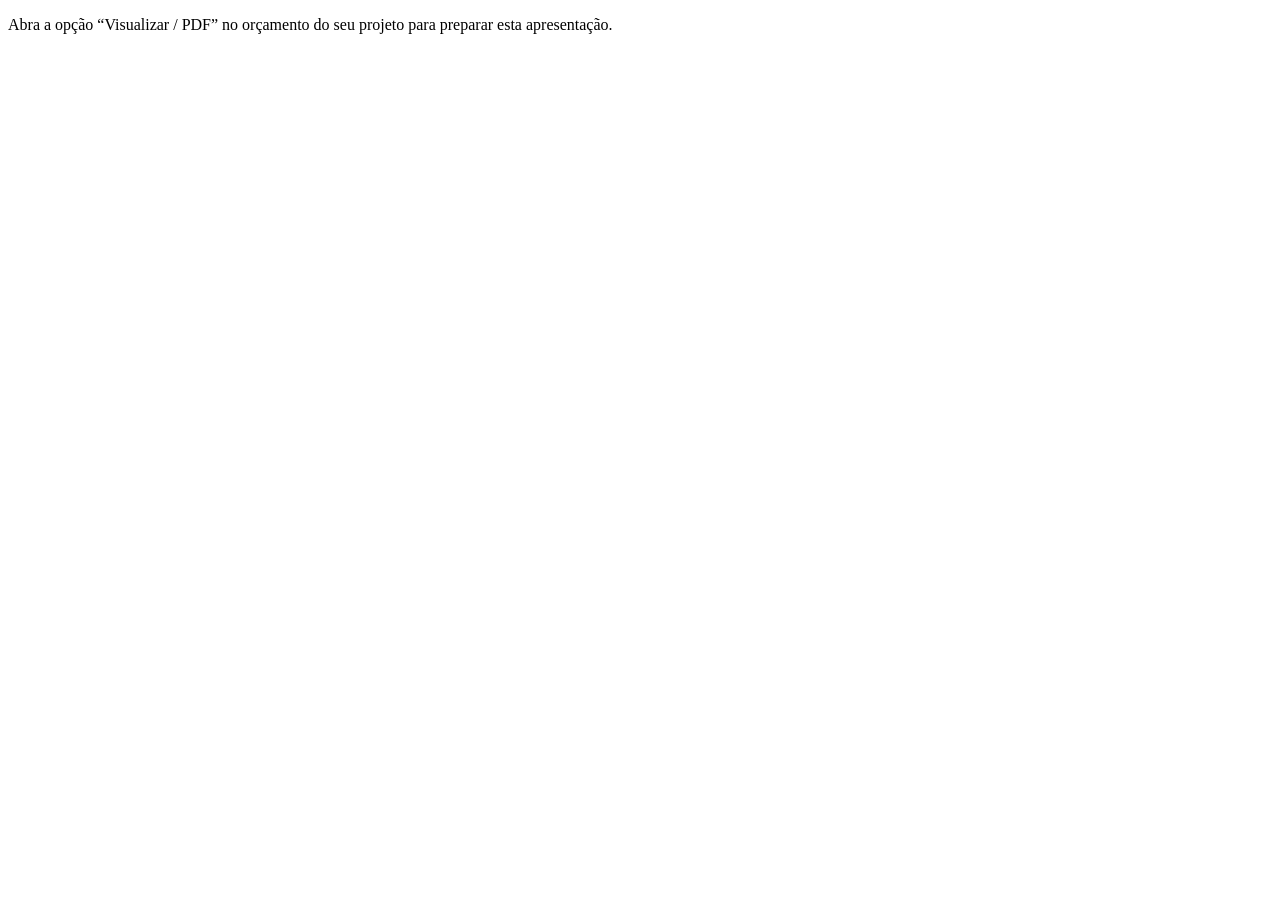
<file: studio/orcamento.html>
<!doctype html><html lang="pt-BR"><head><meta charset="utf-8"><meta name="viewport" content="width=device-width,initial-scale=1"><title>Prévia do orçamento — Interiores Bartz</title></head><body><p>Abra a opção “Visualizar / PDF” no orçamento do seu projeto para preparar esta apresentação.</p></body></html>
</file>
<file: assets/site.css>
:root{--cream:#f3f0e9;--ink:#242a23;--muted:#777a70;--line:#d3d1c7;--accent:#9f7454}*{box-sizing:border-box}html{scroll-behavior:smooth;scroll-padding-top:95px}body{margin:0;background:var(--cream);color:var(--ink);font-family:Poppins,Arial,sans-serif;-webkit-font-smoothing:antialiased}a{color:inherit;text-decoration:none}button,input,select,textarea{font:inherit}button,a,input,textarea,select{touch-action:manipulation}button{cursor:pointer}a:focus-visible,button:focus-visible,input:focus-visible,textarea:focus-visible,select:focus-visible{outline:3px solid #b18459;outline-offset:5px}.skip{position:fixed;top:-80px;background:white;padding:16px;z-index:100}.skip:focus{top:0}.header{height:100px;padding:0 5%;display:flex;align-items:center;justify-content:space-between;background:var(--cream);position:sticky;top:0;z-index:20;border-bottom:1px solid #242a2312}.brand{font-family:Poppins,Arial,sans-serif;font-size:39px;letter-spacing:-2px;line-height:.9}.brand span{display:block;font:9px Poppins,Arial,sans-serif;letter-spacing:4.5px;margin:12px 0 0 3px}.header nav{display:flex;gap:30px;align-items:center;font-size:12px}.nav-cta{border-bottom:1px solid var(--ink);padding:15px 0;margin-left:15px}.nav-cta span{margin-left:24px}.menu-toggle{display:none}.hero{height:min(850px,calc(100svh - 100px));min-height:620px;position:relative;overflow:hidden;background:#796b54;color:white}.hero-art,.hero-shade,.manifesto-art{position:absolute;inset:-12% 0;background:url('interior.svg') center 60%/cover no-repeat;will-change:transform}.hero-shade{inset:0;background:linear-gradient(90deg,#191d19c9,transparent 95%),linear-gradient(0deg,#171b1970,transparent 35%)}.hero-content{position:relative;padding:130px 7% 80px;max-width:1000px}.eyebrow{font-size:10px;letter-spacing:3px;font-weight:600;line-height:1.7;margin:0 0 28px}h1,h2,h3,p{margin-top:0}h1,h2{font-family:Poppins,Arial,sans-serif;font-weight:400;letter-spacing:-2.7px;line-height:1.08}h1{font-size:clamp(48px,5.8vw,86px);margin-bottom:28px}em{font-weight:400;color:inherit}h2{font-size:clamp(40px,4.3vw,65px);margin-bottom:25px}.hero-content>p:not(.eyebrow){font-size:14px;line-height:1.9;color:#eee8dd}.button{display:inline-flex;align-items:center;justify-content:space-between;gap:45px;min-height:56px;padding:18px 25px;font-size:12px;border:1px solid transparent;transition:background .2s,transform .2s}.button:hover{transform:translateY(-3px)}.light{background:var(--cream);color:var(--ink);margin-top:22px}.hero-bottom{position:absolute;bottom:35px;left:7%;right:7%;display:flex;justify-content:space-between;font-size:9px;letter-spacing:2px}.hero-bottom a span{margin-left:35px;font-size:18px}.concept{position:absolute;right:17px;top:40px;font-size:8px;letter-spacing:2px;writing-mode:vertical-rl;color:#ffffffa8}.section{padding:110px 7%}.intro{display:grid;grid-template-columns:1.2fr 1fr;gap:12%;align-items:center}.intro h2 em,.section-heading h2 em{color:#8b795f}.intro-copy{max-width:420px}.intro-copy p{font-size:15px;line-height:1.9;color:#676b61}.mini-mark{display:block;font:italic 75px Poppins,Arial,sans-serif;color:#92836b;margin-bottom:24px}.text-link{display:inline-flex;align-items:center;justify-content:space-between;gap:35px;border:0;border-bottom:1px solid #898a7e;padding:14px 0;background:none;font-size:12px;line-height:1.7}.intro-copy .text-link{margin-top:15px}.environments{background:#e8e5dc}.section-heading{display:flex;align-items:flex-end;justify-content:space-between;gap:40px;margin-bottom:45px}.section-heading>p{font-size:13px;line-height:1.9;color:#676b61;margin-bottom:30px}.tabs{display:flex;border-top:1px solid #bcbeb2;border-bottom:1px solid #bcbeb2;margin-bottom:36px;overflow-x:auto}.tabs button{border:0;border-bottom:2px solid transparent;white-space:nowrap;padding:23px 25px;background:none;color:#777a70;font-size:12px}.tabs button:first-child{padding-left:0}.tabs button[aria-selected=true]{border-bottom-color:var(--ink);color:var(--ink)}.environment-panel{display:grid;grid-template-columns:1.65fr 1fr;min-height:460px}.room-visual{position:relative;overflow:hidden;background:#b3a38d}.room-visual img{width:100%;height:100%;object-fit:cover;display:block;min-height:400px;transition:filter .5s}.room-visual>span{position:absolute;bottom:16px;left:20px;color:white;font-size:8px;letter-spacing:1px;text-shadow:0 1px 5px #000}.room-copy{padding:55px 0 35px 55px;display:flex;flex-direction:column;align-items:flex-start}.room-number{font-size:10px;letter-spacing:2px;color:#777a70;margin-bottom:50px}.room-copy h3{font:400 40px/1.15 Poppins,Arial,sans-serif;letter-spacing:-1px;margin-bottom:22px}.room-copy p{font-size:13px;line-height:1.9;color:#6b6e64;max-width:300px}.room-copy .text-link{margin-top:auto}.manifesto{height:570px;position:relative;overflow:hidden;background:#353d31;color:white;display:flex;align-items:center;justify-content:center;text-align:center}.manifesto-art{opacity:.24;filter:brightness(.6);background-position:center 80%;inset:-30% 0}.manifesto-content{position:relative;padding:30px}.manifesto h2{font-size:clamp(42px,5.5vw,80px)}.manifesto p:not(.eyebrow){font-size:13px;line-height:1.9;color:#e2dfd4}.steps{display:grid;grid-template-columns:repeat(4,1fr);gap:35px;margin-top:65px}.steps article{border-top:1px solid var(--line);padding-top:23px}.steps span{color:#96846b;font:italic 24px Poppins,Arial,sans-serif}.steps h3{font:30px Poppins,Arial,sans-serif;margin:45px 0 18px}.steps p{font-size:13px;line-height:1.9;color:#6b6e64;max-width:230px}.contact{background:#e3dfd3;display:grid;grid-template-columns:1fr 1fr;gap:12%}.contact>div>p:not(.eyebrow){font-size:14px;line-height:1.9;color:#696e63}.location{margin-top:65px;font-size:11px;letter-spacing:2px;line-height:2.5}.location small{letter-spacing:0;color:#696e63}.contact form{padding-top:4px}.contact label{display:block;font-size:11px;margin-bottom:10px}.contact input,.contact select,.contact textarea{display:block;width:100%;border:0;border-bottom:1px solid #aaa99c;border-radius:0;padding:12px 0;background:transparent;color:var(--ink);margin-bottom:26px;font-size:14px}.contact textarea{resize:vertical}.form-note{font-size:11px;line-height:1.7;color:#666c61}.dark{background:var(--ink);color:var(--cream);width:100%;margin-top:12px}.contact #form-result{margin-top:25px;font-size:13px;line-height:1.7}footer{padding:65px 7% 28px;background:var(--ink);color:#eee9dd;display:grid;grid-template-columns:1fr 1fr auto;gap:40px;align-items:center}footer>p{font-size:12px;line-height:1.8;margin:0;color:#babfb2}footer>a:not(.brand){font-size:11px}footer small{grid-column:1/-1;border-top:1px solid #ffffff24;padding-top:25px;margin-top:25px;font-size:10px;color:#babfb2}.motion .reveal{opacity:0;transform:translateY(25px);transition:opacity .8s,transform .8s}.motion .reveal.visible{opacity:1;transform:none}@media(min-width:1600px){.section{padding-left:max(7%,calc((100vw - 1380px)/2));padding-right:max(7%,calc((100vw - 1380px)/2))}}@media(max-width:950px){.header{height:85px}.brand{font-size:32px}.header nav{gap:15px;font-size:10px}.nav-cta{margin-left:0}.hero{min-height:600px}.hero-content{padding-top:125px}.section{padding:80px 6%}.intro{gap:7%}.room-copy{padding:30px}.steps{gap:22px}.contact{gap:7%}}@media(max-width:700px){html{scroll-padding-top:80px}.header{height:80px;padding:0 6%}.brand{font-size:32px}.brand span{font-size:8px;letter-spacing:3.5px}.menu-toggle{display:flex;align-items:center;gap:20px;border:0;background:none;padding:12px 0;font-size:12px}.header nav{display:none;position:absolute;top:80px;left:0;right:0;background:var(--cream);padding:20px 6% 30px;flex-direction:column;align-items:stretch;gap:0;box-shadow:0 12px 20px #0001}.header nav.open{display:flex}.header nav a{padding:17px 0;font-size:14px;border-bottom:1px solid var(--line)}.hero{height:calc(100svh - 80px);min-height:610px;max-height:850px}.hero-art{background-position:58% center}.hero-shade{background:linear-gradient(90deg,#171d19ce,#171d1940)}.hero-content{padding:125px 7% 80px}h1{font-size:49px;letter-spacing:-2px}.hero-content>p:not(.eyebrow){font-size:12px}.eyebrow{font-size:9px;letter-spacing:2px}.hero-bottom{bottom:28px}.hero-bottom>span{display:none}.concept{right:10px;font-size:7px}.section{padding:70px 7%}.intro{grid-template-columns:1fr;gap:25px}.intro-copy{max-width:none}.mini-mark{display:none}h2{font-size:43px;letter-spacing:-1.8px}.section-heading{display:block;margin-bottom:30px}.section-heading>p{margin:20px 0 0}.tabs{margin-bottom:25px}.tabs button{padding:19px}.environment-panel{grid-template-columns:1fr}.room-visual img{min-height:280px;max-height:340px}.room-visual>span{font-size:6px;left:12px}.room-copy{padding:30px 0 0}.room-number{margin-bottom:20px}.room-copy h3{font-size:35px}.room-copy p{max-width:none}.manifesto{height:450px}.manifesto h2{font-size:46px}.steps{grid-template-columns:1fr 1fr;gap:30px}.steps h3{margin-top:28px;font-size:26px}.steps p{font-size:12px}.contact{grid-template-columns:1fr;gap:40px}.location{margin-top:25px}footer{grid-template-columns:1fr auto;padding:45px 7% 25px;gap:28px}footer>p{grid-column:1/-1;grid-row:2}footer small{margin-top:0;line-height:1.7}}@media(prefers-reduced-motion:reduce){html{scroll-behavior:auto}*,*::before,*::after{transition:none!important;animation:none!important}.motion .reveal{opacity:1;transform:none}.hero-art,.manifesto-art{transform:none!important;will-change:auto}}
</file>
<file: assets/brand.css>
@font-face{font-family:Poppins;src:url('fonts/poppins-light.ttf') format('truetype');font-weight:300;font-display:swap}
@font-face{font-family:Poppins;src:url('fonts/poppins-regular.ttf') format('truetype');font-weight:400;font-display:swap}
@font-face{font-family:Poppins;src:url('fonts/poppins-medium.ttf') format('truetype');font-weight:500 700;font-display:swap}
:root{--cream:#fff;--ink:#2d2d2e;--muted:#666;--line:#d4d4d4;--accent:#f3bc2e;--yellow:#f3bc2e}
body{font-family:Poppins,Arial,sans-serif;background:var(--ink);color:white}a:focus-visible,button:focus-visible,input:focus-visible,textarea:focus-visible,select:focus-visible{outline-color:var(--yellow)}
.header{background:var(--ink);color:white;height:112px;border-bottom:1px solid #ffffff24}.header .brand{width:234px;flex-shrink:0}.brand{display:block;letter-spacing:normal;line-height:1}.brand img{display:block;width:234px;max-width:100%;height:auto}.brand .studio-signature{font:500 8px Poppins,Arial,sans-serif;letter-spacing:2.5px;text-align:center;margin:2px 0 0}.header nav{font-size:11px}.nav-cta{background:var(--yellow);color:var(--ink);padding:14px 18px;border:0}.nav-cta:hover{background:white}.hero{height:min(880px,calc(100svh - 112px));background:var(--ink)}.hero-shade{background:linear-gradient(90deg,#2d2d2eeb,#2d2d2e50 70%),linear-gradient(0deg,#2d2d2e99,transparent 45%)}.hero-content{padding-top:100px;max-width:1120px}.eyebrow{font-weight:500;letter-spacing:.1em}.hero .eyebrow,.manifesto .eyebrow{color:var(--yellow)}h1,h2,h3{font-family:Poppins,Arial,sans-serif}h1,h2{font-weight:300;text-transform:uppercase;letter-spacing:.04em;line-height:1.17}h1{font-size:clamp(42px,4.5vw,68px)}h1 em,h2 em{font-style:normal;color:var(--yellow)}h2{font-size:clamp(33px,3.2vw,49px)}.hero-content>p:not(.eyebrow){color:white;font-size:13px}.button{font-weight:500}.light{background:var(--yellow);color:var(--ink)}.light:hover{background:white}.hero-bottom{font-size:8px}.intro{background:var(--ink)}.intro h2 em,.section-heading h2 em{color:var(--yellow)}.intro-copy p{color:#ddd;font-size:14px}.intro-copy .text-link{color:white;border-color:var(--yellow)}.brand-lines{display:block;width:150px;height:80px;margin-bottom:35px;background:repeating-linear-gradient(90deg,#464647 0 2px,transparent 2px 10px);position:relative}.brand-lines:after{content:"";position:absolute;left:70px;top:0;bottom:0;width:2px;background:var(--yellow)}
.environments{background:white;color:var(--ink)}.environments .section-heading h2 em{color:var(--ink)}.environments .eyebrow{display:flex;align-items:center;gap:10px}.environments .eyebrow:before{content:"";width:8px;height:8px;background:var(--yellow)}.tabs{border-color:#ccc}.tabs button{font-family:Poppins,Arial,sans-serif;color:#666}.tabs button[aria-selected=true]{border-color:var(--ink);background:var(--yellow);padding-left:25px;color:var(--ink)}.room-copy h3{font-weight:300;text-transform:uppercase;letter-spacing:.04em;font-size:34px}.room-number{color:#666}.room-copy .text-link{border-color:var(--ink)}.manifesto{background:var(--ink);border-top:1px solid #ffffff20;border-bottom:1px solid #ffffff20}.manifesto-art{opacity:.16}.manifesto h2{font-size:clamp(38px,4.4vw,66px)}.manifesto-content p:not(.eyebrow){color:white}.process{background:var(--ink)}.steps article{border-color:#ffffff30}.steps span{font:300 32px Poppins,Arial,sans-serif;color:var(--yellow)}.steps h3{font:500 22px Poppins,Arial,sans-serif}.steps p{color:#ccc}.process .text-link{border-color:var(--yellow)}.contact{background:var(--yellow);color:var(--ink)}.contact h2 em{color:var(--ink)}.contact>div>p:not(.eyebrow),.location small{color:var(--ink)}.contact input,.contact select,.contact textarea{font-family:Poppins,Arial,sans-serif;color:var(--ink);border-color:#2d2d2e80}.contact input::placeholder,.contact textarea::placeholder{color:#51472c;opacity:1}.form-note{color:var(--ink)}.dark{background:var(--ink);color:white}.dark:hover{background:white;color:var(--ink)}.contact .text-link{border-color:var(--ink)}footer{background:var(--ink);color:white;position:relative}footer .brand{width:234px}footer>p,footer small{color:#ddd}footer small{position:relative;padding-top:32px}footer small:before{content:"";position:absolute;right:0;top:20px;width:180px;height:30px;background:repeating-linear-gradient(90deg,#464647 0 2px,transparent 2px 10px);border-right:2px solid var(--yellow)}footer .brand img{width:234px}.skip{background:var(--yellow);color:var(--ink)}
@media(max-width:1100px){.header nav{gap:16px}.header .brand{width:200px}.header .brand img{width:200px}.nav-cta span{margin-left:8px}}@media(max-width:950px){.header{height:100px}.hero{min-height:660px}.header nav{font-size:10px;gap:12px}.hero-content{padding-top:105px}}
@media(max-width:700px){html{scroll-padding-top:94px}.header{height:94px}.header .brand,.header .brand img{width:190px}.brand .studio-signature{font-size:7px;margin-top:0}.menu-toggle{color:white;font-family:Poppins,Arial,sans-serif}.header nav{top:94px;background:var(--ink);color:white}.header nav a{border-color:#ffffff30}.header nav .nav-cta{padding:16px}.hero{height:calc(100svh - 94px);min-height:670px}.hero-content{padding-top:105px}h1{font-size:39px;letter-spacing:.025em;line-height:1.2}h2{font-size:32px;letter-spacing:.025em;line-height:1.25}.hero-content>p:not(.eyebrow){font-size:11px}.hero-bottom{font-size:7px}.brand-lines{height:50px;margin-bottom:25px}.room-copy h3{font-size:29px}.manifesto h2{font-size:36px}.steps h3{font-size:20px}footer .brand,footer .brand img{width:190px}footer small:before{display:none}.contact .location{font-size:10px}}
/* Vector arrows remain crisp without relying on system symbol fonts. */
.button>span,.nav-cta>span,.text-link>span{display:inline-block;flex-shrink:0;width:14px;height:14px;font-size:0;background:currentColor;mask:url("data:image/svg+xml,%3Csvg xmlns='http://www.w3.org/2000/svg' viewBox='0 0 16 16'%3E%3Cpath d='M3 13 13 3M3 3h10v10' fill='none' stroke='black' stroke-width='1.4'/%3E%3C/svg%3E") center/contain no-repeat}
/* One type family across content, controls and map overlays. */
body,button,input,select,textarea,.brand,.brand span,.room-copy h3,.steps h3,.steps span{font-family:Poppins,Arial,sans-serif}
.map-opening{position:relative;height:calc(100svh - 112px);min-height:560px;max-height:900px;background:#2d2d2e;overflow:hidden}
.map-fallback,.map-opening iframe{position:absolute;inset:0;width:100%;height:100%;border:0}.map-fallback svg{width:100%;height:100%;object-fit:cover;font-family:Poppins,Arial,sans-serif}.map-opening iframe{opacity:0;pointer-events:none;transition:opacity .5s}.map-opening.map-ready iframe{opacity:1;pointer-events:auto}.map-opening.map-ready .map-overlay,.map-opening.map-ready .map-fallback{visibility:hidden}.map-overlay{position:absolute;top:22%;left:7%;max-width:440px;pointer-events:none}.map-overlay .eyebrow{color:#f3bc2e}.map-overlay h1{margin:0}.map-overlay h1>span:first-child{display:block;font-size:clamp(85px,12vw,170px);font-weight:300;color:#f3bc2e;line-height:1.1;font-variant-numeric:tabular-nums}.map-overlay h1>span:last-child{display:block;font-size:clamp(19px,2.4vw,32px);margin-top:20px;letter-spacing:.04em}.map-overlay>p:not(.eyebrow){font-size:11px;line-height:1.8;max-width:290px;color:#ddd;margin-top:20px}.map-replay{border:0;border-bottom:1px solid #f3bc2e;padding:10px 0;background:none;color:white;font-family:Poppins,Arial,sans-serif;font-size:11px;pointer-events:auto}.map-replay span{margin-left:25px}.map-opening-bottom{position:absolute;bottom:30px;left:7%;right:7%;display:flex;justify-content:space-between;align-items:center;gap:20px;z-index:2;pointer-events:none}.map-opening-bottom a{font-size:10px;letter-spacing:.1em;background:#2d2d2e;padding:12px 16px;pointer-events:auto}.map-opening-bottom a:first-child{color:#f3bc2e}.schematic-note{position:absolute;right:7%;bottom:95px;font-size:8px;letter-spacing:.1em;color:#aaa}.geo-pin{transform-box:fill-box;transform-origin:center;animation:map-pin-in .6s both;animation-delay:var(--delay);fill:#f3bc2e;stroke:#2d2d2e;stroke-width:.5}.geo-pin.real-pin{fill:#fff}.map-outline{fill:#373738;stroke:#777;stroke-width:1}.neighborhood{fill:#b5b5b5;font-size:10px;letter-spacing:1px}.map-ready .map-opening-bottom{bottom:35px}@keyframes map-pin-in{0%{opacity:0;transform:scale(0)}65%{opacity:1;transform:scale(1.8)}100%{opacity:1;transform:scale(1)}}
@media(max-width:700px){.map-opening{height:calc(100svh - 94px);min-height:620px}.map-fallback svg{width:150%;max-width:none;position:absolute;left:-22%;top:14%;height:80%}.map-overlay{top:6%;left:7%;max-width:86%}.map-overlay h1>span:first-child{font-size:85px}.map-overlay h1>span:last-child{font-size:19px;margin-top:10px}.map-overlay .eyebrow{margin-bottom:12px}.map-overlay>p:not(.eyebrow){font-size:10px;max-width:220px;margin-top:12px}.map-opening-bottom{bottom:20px;left:5%;right:5%;gap:8px}.map-opening-bottom a{font-size:8px;padding:10px}.schematic-note{font-size:7px;bottom:80px;right:5%}}
@media(prefers-reduced-motion:reduce){.geo-pin{animation:none}.map-opening iframe{transition:none}}
#map-replay-always{display:none;background:#2d2d2e;padding:10px 16px}.map-ready #map-replay-always{display:block}.map-ready .map-opening-bottom a:last-child{margin-left:auto}@media(max-width:700px){.map-opening-bottom #map-replay-always{font-size:8px;padding:10px 6px}.map-ready .map-opening-bottom{gap:6px}}
/* Opening choreography: the number takes center stage before revealing the geography. */
.map-overlay{left:50%;top:50%;transform:translate(-50%,-50%);text-align:center;max-width:650px;width:86%;z-index:1;background:#2d2d2eb8;padding:25px;border-radius:2px}.map-overlay>p:not(.eyebrow){margin:20px auto;max-width:450px;font-size:14px}.map-overlay h1>span:first-child{font-size:clamp(120px,17vw,240px);letter-spacing:-.06em}.map-overlay .eyebrow{font-size:13px}.kinetic-enter .map-overlay{animation:opening-stage 1s both}.kinetic-enter #public-count{animation:number-arrive 1.2s cubic-bezier(.16,1,.3,1) both}.kinetic-enter #public-count-label{animation:words-arrive 1s .2s both}.kinetic-enter .map-fallback svg{animation:geography-arrive 2s .35s both}
@keyframes number-arrive{from{opacity:0;transform:translateY(70px) scale(.7);filter:blur(12px);letter-spacing:.2em}to{opacity:1;transform:none;filter:blur(0);letter-spacing:-.06em}}@keyframes words-arrive{from{opacity:0;transform:translateY(24px);letter-spacing:.15em}to{opacity:1;transform:none}}@keyframes opening-stage{from{opacity:0}to{opacity:1}}@keyframes geography-arrive{from{opacity:0;transform:scale(1.12)}to{opacity:1;transform:scale(1)}}
.hero-art,.manifesto-art{background-image:url('apartamento-conceito.png')}.hero-content>p:not(.eyebrow),.intro-copy p,.room-copy p,.steps p,.contact>div>p:not(.eyebrow),.section-heading>p,.manifesto p:not(.eyebrow){font-size:17px;line-height:1.85}.header nav,.button,.text-link,.tabs button,.contact label,.contact input,.contact select,.contact textarea{font-size:14px}.eyebrow{font-size:12px}.form-note,footer>p,footer small,.location small{font-size:13px}.map-replay,.map-opening-bottom a{font-size:12px}.room-visual img{object-position:center}.concept,.room-visual>span{font-size:10px}
@media(max-width:700px){.map-overlay{top:43%;left:50%;max-width:90%;padding:20px 12px}.map-overlay h1>span:first-child{font-size:130px}.map-overlay>p:not(.eyebrow){font-size:12px}.map-overlay .eyebrow{font-size:11px}.hero-content>p:not(.eyebrow),.intro-copy p,.room-copy p,.steps p,.contact>div>p:not(.eyebrow),.section-heading>p{font-size:16px}.hero{min-height:740px}.header nav{font-size:14px}.map-opening-bottom a{font-size:10px}.concept,.room-visual>span{font-size:8px}}
@media(prefers-reduced-motion:reduce){.kinetic-enter .map-overlay,.kinetic-enter #public-count,.kinetic-enter #public-count-label,.kinetic-enter .map-fallback svg{animation:none}}
/* Readable type scale requested after review. */
body{font-size:18px}.header nav{font-size:16px}.header nav{gap:22px}.header{padding-left:4%;padding-right:4%}.nav-cta{padding:15px}.hero-content>p:not(.eyebrow),.intro-copy p,.room-copy p,.steps p,.contact>div>p:not(.eyebrow),.section-heading>p,.manifesto p:not(.eyebrow){font-size:20px;line-height:1.75}.button,.text-link,.tabs button,.contact label,.contact input,.contact select,.contact textarea,.menu-toggle{font-size:17px}.eyebrow,.hero .eyebrow,.map-overlay .eyebrow{font-size:14px}.form-note,footer>p,footer small,.location,.location small,.room-number,.concept,.room-visual>span,.schematic-note{font-size:14px;line-height:1.7}.map-overlay>p:not(.eyebrow){font-size:16px}.map-replay,.map-opening-bottom a,.hero-bottom,.hero-bottom a{font-size:14px}.map-opening-bottom a{letter-spacing:.02em}.hero-content{max-width:1200px}.room-copy{padding-left:35px}.contact input,.contact textarea{line-height:1.7}
@media(min-width:701px) and (max-width:1150px){.header .brand,.header .brand img{width:165px}.header nav{gap:12px;font-size:14px}.nav-cta{padding:12px}.nav-cta span{margin-left:0}}
@media(max-width:700px){body{font-size:18px}.header nav,.header nav a,.menu-toggle{font-size:17px}.hero-content>p:not(.eyebrow),.intro-copy p,.room-copy p,.steps p,.contact>div>p:not(.eyebrow),.section-heading>p,.manifesto p:not(.eyebrow){font-size:18px}.button,.text-link,.tabs button,.contact label,.contact input,.contact select,.contact textarea{font-size:16px}.hero{min-height:850px}.eyebrow,.hero .eyebrow,.map-overlay .eyebrow{font-size:13px}.map-overlay>p:not(.eyebrow){font-size:15px}.map-opening-bottom a,.map-opening-bottom #map-replay-always,.map-replay{font-size:12px}.map-opening-bottom{flex-wrap:wrap;justify-content:center}.room-visual>span,.concept,.schematic-note{font-size:11px}.concept{top:18px}.steps{grid-template-columns:1fr}.steps p{max-width:none}.hero-bottom>span{display:none}.hero-bottom{font-size:12px}.map-overlay h1>span:last-child{font-size:22px}.map-overlay{width:92%;max-width:92%}.schematic-note{bottom:100px}}
.kinetic-band{height:220px;display:flex;gap:16px;justify-content:center;align-items:center;overflow:hidden;background:#2d2d2e;pointer-events:none;contain:layout paint}.kinetic-band i{display:block;flex:0 0 4px;background:#505051;will-change:transform}.kinetic-band i:nth-child(8n){background:#f3bc2e}.environments+.kinetic-band{background:#fff}.environments+.kinetic-band i{background:#ddd}.environments+.kinetic-band i:nth-child(8n){background:#f3bc2e}@media(max-width:700px){.kinetic-band{height:150px;gap:8px}.kinetic-band i{flex-basis:2px;max-height:90px}}@media(prefers-reduced-motion:reduce){.kinetic-band i{transform:none!important;will-change:auto}}
.kinetic-band{height:320px;align-items:flex-start;padding-top:115px}.kinetic-band i{height:100px;max-height:none}@media(max-width:700px){.kinetic-band{height:280px;padding-top:90px}.kinetic-band i{height:80px!important}}
.craft{display:grid;grid-template-columns:1fr 1.2fr;gap:55px;align-items:center}.craft img{width:100%;display:block}.craft p{font-size:19px;line-height:1.8}.craft small{font-size:14px}.instagram-section{background:#fff;color:#2d2d2e}.instagram-section h2 em{color:#2d2d2e}.instagram-section>p{line-height:1.8}.instagram-posts{display:grid;grid-template-columns:repeat(2,minmax(0,1fr));gap:32px;margin-top:35px;max-width:1100px}.instagram-posts iframe{width:100%;height:650px;border:1px solid #ddd;background:#f5f5f5}.instagram-posts article>a{display:block;padding:15px 0;font-size:16px;text-decoration:underline}@media(max-width:700px){.craft,.instagram-posts{grid-template-columns:1fr}.craft{gap:25px}.instagram-posts iframe{height:580px}}
</file>
<file: assets/award-intro.css>
html.award-intro-active{overflow:hidden}
.award-intro[hidden]{display:none}
.award-intro{position:fixed;inset:0;z-index:10000;display:flex;flex-direction:column;background:#f8f7f2;color:#2d2d2e;overflow:auto;font-family:Poppins,Arial,sans-serif;transition:opacity .4s ease,visibility .4s}
.award-intro.is-leaving{opacity:0;visibility:hidden;pointer-events:none}
.award-intro__top,.award-intro__bottom{display:flex;justify-content:space-between;align-items:center;margin:0 clamp(24px,6vw,88px);flex-shrink:0}
.award-intro__top{padding:25px 0 14px;border-bottom:1px solid #2d2d2e18;gap:20px}
.award-intro__brand{width:210px;height:auto;display:block}
.award-intro__skip{border:0;border-bottom:1px solid #2d2d2e;padding:12px 0;background:none;color:#2d2d2e;font:400 12px Poppins,sans-serif;cursor:pointer;white-space:nowrap;min-height:44px}
.award-intro__skip span{display:inline-block;margin-left:28px;transition:transform .2s}
.award-intro__skip:hover span{transform:translate(3px,-3px)}
.award-intro__content{flex:1;display:grid;grid-template-columns:1fr 1fr;align-items:center;width:min(88%,1120px);gap:10px;margin:auto;padding:26px 0}
.award-intro__location{display:flex;align-items:center;gap:10px;margin:0 0 28px!important;font-size:10px!important;font-weight:500;letter-spacing:.12em;text-transform:uppercase;color:#68665d}
.award-intro__location>span{width:7px;height:7px;background:#d7a019;border-radius:50%;flex-shrink:0}
.award-intro__headline{font-size:clamp(60px,7.8vw,106px)!important;line-height:1.02!important;font-weight:300!important;letter-spacing:-.065em!important;text-transform:none!important;color:#2d2d2e!important;margin:0!important}
.award-intro__headline strong{position:relative;display:inline-block;font-weight:500;z-index:0}
.award-intro__headline strong:after{content:"";position:absolute;left:0;right:0;bottom:4px;height:14%;background:#f3bc2e;z-index:-1;transform-origin:left;animation:award-underline .6s .5s both}
.award-intro__headline strong>span{color:#c79821}
.award-intro__subtitle{margin:24px 0 0!important;font-size:clamp(14px,1.5vw,19px)!important;font-weight:300;line-height:1.5!important;color:#68665d}
.award-intro__stage{position:relative;display:block;border:0;padding:0;background:transparent;color:inherit;width:100%;cursor:pointer;touch-action:manipulation;-webkit-tap-highlight-color:transparent}
.award-intro__stage svg{width:100%;height:auto;display:block;overflow:visible}
.award-intro__hint{display:inline-flex;align-items:center;gap:22px;font:400 10px Poppins,sans-serif;letter-spacing:.05em;color:#716d61;padding:12px 16px;border:1px solid #2d2d2e26;border-radius:30px;transition:background .2s,color .2s}
.award-intro__stage:hover .award-intro__hint{background:#f3bc2e;color:#2d2d2e;border-color:#f3bc2e}
.award-intro__stage:focus-visible,.award-intro__skip:focus-visible{outline:2px solid #99700b;outline-offset:5px;border-radius:4px}
.award-intro__bottom{padding:22px 0;border-top:1px solid #2d2d2e18;font-size:9px;letter-spacing:.08em;color:#77746a;gap:16px}
.award-intro__bottom>span:first-child{color:#2d2d2e;font-weight:500}
.award-intro__rule{margin-top:32px;width:70px;height:2px;background:#e3e0d6;overflow:hidden}
.award-intro__rule i{display:block;height:100%;background:#2d2d2e;transform-origin:left;animation:award-progress 5.2s linear both}
.award-bar{transform-box:view-box;transform-origin:250px 353px;animation:award-rise .95s cubic-bezier(.2,.8,.2,1) both}
.award-bar--one{animation-delay:.12s}.award-bar--two{animation-delay:.30s}.award-bar--three{animation-delay:.48s}
.award-climb{stroke-dasharray:300;stroke-dashoffset:300;animation:award-line .8s .6s ease forwards}
.award-arrow{animation:award-enter .3s 1.15s both}
.award-cup{transform-box:fill-box;transform-origin:center bottom;animation:award-cup .7s .9s cubic-bezier(.2,.9,.3,1.3) both}
.award-sparks{transform-box:fill-box;transform-origin:center;animation:award-spark .65s 1.2s both}
.award-orbit{transform:translate(var(--award-x,0px),var(--award-y,0px));transition:transform .35s ease}
.award-intro__copy{animation:award-enter .65s .1s both}
.award-intro.is-resetting .award-intro__stage *,.award-intro.is-resetting .award-intro__rule i{animation:none!important}
@keyframes award-rise{from{transform:scaleY(.02)}to{transform:scaleY(1)}}
@keyframes award-line{to{stroke-dashoffset:0}}
@keyframes award-cup{from{opacity:0;transform:translateY(24px) scale(.6) rotate(-12deg)}to{opacity:1;transform:translateY(0) scale(1) rotate(0)}}
@keyframes award-spark{from{opacity:0;transform:scale(.65)}70%{opacity:1;transform:scale(1.08)}to{opacity:1;transform:scale(1)}}
@keyframes award-enter{from{opacity:0;transform:translateY(12px)}to{opacity:1;transform:translateY(0)}}
@keyframes award-underline{from{transform:scaleX(0)}to{transform:scaleX(1)}}
@keyframes award-progress{from{transform:scaleX(0)}to{transform:scaleX(1)}}
@media(max-width:700px){.award-intro__top{margin:0 24px;padding:18px 0 14px}.award-intro__brand{width:155px}.award-intro__skip{font-size:10px}.award-intro__skip span{margin-left:12px}.award-intro__content{grid-template-columns:1fr;width:86%;gap:4px;padding:24px 0 18px;align-content:center}.award-intro__copy{text-align:center}.award-intro__location{justify-content:center;font-size:8px!important;letter-spacing:.09em;margin-bottom:17px!important}.award-intro__headline{font-size:clamp(52px,15vw,76px)!important;line-height:1!important}.award-intro__headline br{display:none}.award-intro__headline strong{margin-left:.15em}.award-intro__subtitle{font-size:12px!important;margin-top:16px!important}.award-intro__rule{margin:18px auto 0;width:50px}.award-intro__stage{width:min(100%,370px);margin:0 auto}.award-intro__stage svg{max-height:34svh}.award-intro__hint{font-size:9px;padding:9px 14px}.award-intro__bottom{margin:0 24px;font-size:7px;padding:16px 0}}
@media(max-height:580px) and (min-width:701px){.award-intro__top{padding:12px 0}.award-intro__brand{width:150px}.award-intro__content{padding:14px 0}.award-intro__headline{font-size:60px!important}.award-intro__stage svg{max-height:270px}.award-intro__bottom{padding:12px 0}.award-intro__location{margin-bottom:16px!important}}
@media(prefers-reduced-motion:reduce){.award-intro,.award-intro *{animation:none!important;transition:none!important}.award-climb{stroke-dashoffset:0}.award-orbit{transform:none}.award-intro__hint{display:none}.award-intro__stage{cursor:default}}
</file>
<file: studio/styles.css>
@font-face{font-family:Poppins;src:url('../assets/fonts/poppins-light.ttf') format('truetype');font-weight:300;font-display:swap}
@font-face{font-family:Poppins;src:url('../assets/fonts/poppins-regular.ttf') format('truetype');font-weight:400;font-display:swap}
@font-face{font-family:Poppins;src:url('../assets/fonts/poppins-medium.ttf') format('truetype');font-weight:500 700;font-display:swap}
:root{--ink:#2d2d2e;--yellow:#f3bc2e;--paper:#f7f7f5;--muted:#747473;--line:#e5e5e1}*{box-sizing:border-box}body{margin:0;color:var(--ink);background:var(--paper);font-family:Poppins,Arial,sans-serif;font-size:14px}button,input{font:inherit}button,a,label[for]{-webkit-tap-highlight-color:transparent}button{cursor:pointer}button:disabled{opacity:.45;cursor:not-allowed}button:focus-visible,a:focus-visible,input:focus-visible,label[for]:focus-within{outline:3px solid #bc8500;outline-offset:4px}[hidden]{display:none!important}.sidebar{width:254px;background:var(--ink);color:white;position:fixed;inset:0 auto 0 0;padding:40px 25px;display:flex;flex-direction:column}.brand{display:flex;align-items:center;gap:12px;color:white;text-decoration:none;font-size:20px;letter-spacing:-1px;font-weight:300}.brand small{display:block;font-size:8px;letter-spacing:1px;text-align:center}.brand-box{border:1px solid var(--yellow);height:55px;width:54px;display:flex;align-items:end;justify-content:center;padding-bottom:5px;font-size:11px;letter-spacing:0;color:var(--yellow)}.studio-label{font-size:9px;letter-spacing:3px;color:#a9a9a6;margin:24px 0 52px}nav{display:grid;gap:9px}.nav{border:0;background:none;color:#bdbdb9;padding:15px 12px;text-align:left;border-radius:3px;font-size:12px;display:flex;gap:12px;align-items:center}.nav span{font-size:19px}.nav.active{background:#41403a;color:var(--yellow);box-shadow:inset 2px 0 var(--yellow)}.nav b{margin-left:auto;font-size:10px;font-weight:400}.sidebar-bottom{margin-top:auto}.sidebar-bottom p{font-size:17px;font-weight:300;line-height:1.7}.sidebar-bottom>span{font-size:8px;letter-spacing:2px;color:#aaa}.lines{height:110px;background:repeating-linear-gradient(90deg,#454545 0 2px,transparent 2px 13px);border-right:2px solid var(--yellow);width:78%;margin-bottom:25px}.workspace{margin-left:254px}header{height:82px;background:#fff;border-bottom:1px solid var(--line);padding:0 48px;display:flex;align-items:center;justify-content:space-between;font-size:11px;color:var(--muted)}header strong{font-weight:500;color:var(--ink)}header i{font-style:normal;margin:0 15px;color:#ccc}.local-badge{border:1px solid var(--line);border-radius:30px;padding:7px 12px;display:flex;align-items:center;gap:7px}.local-badge>span{width:6px;height:6px;border-radius:50%;background:var(--yellow)}main{max-width:1440px;margin:auto;padding:42px 48px 20px}.intro{display:flex;justify-content:space-between;align-items:center;margin-bottom:35px}.eyebrow{font-size:9px;letter-spacing:2px;font-weight:500;margin:0 0 16px}h1{font-size:clamp(30px,3.2vw,46px);line-height:1.2;font-weight:300;letter-spacing:-1.6px;margin:0}h1 span{color:#d6a01e}.subtitle{font-size:12px;color:var(--muted);margin-top:18px;line-height:1.8}.intro-art{width:165px;padding:10px 0 0 20px}.intro-art div{height:95px;background:repeating-linear-gradient(90deg,#d8d8d2 0 2px,transparent 2px 12px);border-right:3px solid var(--yellow);clip-path:polygon(0 35%,100% 0,100% 100%,0 100%)}.intro-art span{display:block;text-align:right;font-size:8px;letter-spacing:2px;margin-top:14px;color:var(--muted)}.steps{display:flex;gap:35px;border-bottom:1px solid var(--line);padding-bottom:19px;margin-bottom:25px;font-size:11px;color:#969691}.steps b{font-size:9px;display:inline-grid;place-items:center;border:1px solid #ddd;width:24px;height:24px;border-radius:50%;margin-right:8px;font-weight:400}.steps .current{color:var(--ink)}.steps .current b{background:var(--yellow);border-color:var(--yellow)}.editor-grid{display:grid;grid-template-columns:1.3fr 1fr;gap:24px}.panel{background:#fff;border:1px solid var(--line);padding:26px;border-radius:5px}.panel-title{display:flex;justify-content:space-between;align-items:center;margin-bottom:27px}h2{font-size:16px;font-weight:400;margin:0}.panel-title>span{font-size:10px;color:#aaa}.dropzone{min-height:305px;border:1px dashed #cecec6;background:#fafaf8;display:flex;align-items:center;justify-content:center;flex-direction:column;text-align:center;padding:25px;cursor:pointer;gap:13px;border-radius:3px}.dropzone:hover,.dropzone.drag{border-color:#b58b23;background:#fffbed}.upload-icon{font-size:32px;font-weight:300;display:grid;place-items:center;width:54px;height:54px;border:1px solid var(--line);background:#fff;margin-bottom:8px}.dropzone strong{font-size:12px;font-weight:500}.dropzone>span:not(.upload-icon){font-size:11px;color:var(--muted)}.dropzone small{font-size:9px;color:#8b8b87}.hint{font-size:10px;color:var(--muted);line-height:1.8;margin-top:17px}.field-label,legend{font-size:9px;letter-spacing:1.2px;font-weight:500;margin-bottom:9px;display:block}.settings>input{width:100%;padding:12px;border:1px solid var(--line);border-radius:3px;font-size:11px}fieldset{border:0;margin:22px 0 19px;padding:0}.treatment{display:flex;align-items:center;gap:10px;padding:13px 12px;border:1px solid var(--line);border-radius:3px;margin-top:9px;cursor:pointer}.treatment:has(input:checked){border-color:#d4ad45;background:#fffdf5}.treatment input{accent-color:#987019}.treatment strong{font-size:11px;font-weight:500;display:block}.treatment small{font-size:9px;color:var(--muted);display:block;margin-top:4px}.mode-icon{font-size:21px;margin-left:auto}.notice{border-left:2px solid var(--yellow);padding-left:12px;margin-bottom:22px}.notice strong{font-size:10px;font-weight:500}.notice p{font-size:9px;color:var(--muted);line-height:1.8;margin:5px 0}.primary{border:0;background:var(--yellow);color:var(--ink);padding:14px 19px;font-size:11px;font-weight:500;border-radius:3px;display:inline-flex;justify-content:center;gap:20px;align-items:center;cursor:pointer;text-decoration:none}.settings .primary{width:100%;justify-content:space-between}.primary:hover{background:#e9af1c}.integration{font-size:9px;color:var(--muted);line-height:1.8;text-align:center;margin:12px 0 0}.footnote{display:flex;justify-content:space-between;font-size:8px;color:#93938d;margin:25px 0;letter-spacing:1px}footer{padding:22px 48px;border-top:1px solid var(--line);font-size:9px;letter-spacing:1px;color:#777;display:flex;justify-content:space-between}footer span{letter-spacing:0;font-size:10px}.file-meta{display:flex;justify-content:space-between;align-items:center;gap:10px;font-size:10px;padding:12px 0}.file-meta>span{overflow-wrap:anywhere}#preview{width:100%;height:305px;object-fit:contain;background:#f5f5f2}.text-button{background:none;border:0;padding:8px 0;font-size:11px;color:var(--ink);text-decoration:underline}.page-title{display:flex;align-items:center;justify-content:space-between;gap:20px;margin:20px 0}.project-grid{display:grid;grid-template-columns:repeat(auto-fill,minmax(240px,1fr));gap:22px;margin:30px 0}.project-card{border:1px solid var(--line);background:#fff;padding:0;text-align:left;border-radius:4px;overflow:hidden;color:var(--ink)}.project-card img{width:100%;height:190px;object-fit:cover}.project-card .card-info{display:block;padding:18px}.card-info strong{font-size:14px;font-weight:500;display:block;overflow-wrap:anywhere}.card-info small{font-size:10px;color:var(--muted);display:block;margin-top:8px}.tag{font-size:9px;display:inline-block;background:#f3f1e7;padding:5px 8px;margin-top:14px}.empty{border:1px dashed #ccc;padding:45px;text-align:center;grid-column:1/-1;color:var(--muted)}.compare-panel{background:white;border:1px solid var(--line);padding:20px}.compare-labels{display:flex;justify-content:space-between;font-size:9px;letter-spacing:1px;margin-bottom:15px}.comparison{position:relative;background:#eee;overflow:hidden}.comparison>img{width:100%;display:block;max-height:65vh;object-fit:contain}.comparison #result-layer{position:absolute;inset:0;clip-path:inset(0 50% 0 0)}#detail-result{height:100%;width:100%;object-fit:contain}#divider{position:absolute;left:50%;top:0;bottom:0;width:2px;background:var(--yellow)}#slider-label{display:block;font-size:11px;margin-top:18px}#slider{display:block;width:100%;accent-color:#c28c13;margin-top:12px}.detail-actions{display:flex;flex-wrap:wrap;gap:12px;margin-top:20px}.secondary{background:white;border:1px solid #ccc;padding:12px 18px;font-size:11px;border-radius:3px}.danger{color:#9b3838}#status:not(:empty){position:fixed;bottom:25px;right:25px;background:var(--ink);color:white;padding:16px 22px;border-left:3px solid var(--yellow);max-width:380px;font-size:12px;z-index:10}
@media(min-width:1500px){main{padding-top:65px}.dropzone,#preview{min-height:370px}.panel{padding:32px}}@media(max-width:1100px){.sidebar{width:215px;padding:30px 18px}.workspace{margin-left:215px}main{padding:30px 25px}.editor-grid{grid-template-columns:1fr}.steps{gap:15px}.intro-art{width:110px}header,footer{padding-left:25px;padding-right:25px}}@media(max-width:650px){.sidebar{position:static;width:100%;padding:18px 20px;display:block}.brand{font-size:17px}.brand-box{height:42px;width:42px}.studio-label,.sidebar-bottom{display:none}nav{display:flex;margin-top:20px;gap:10px}.nav{padding:9px 12px;font-size:11px;flex:1}.workspace{margin-left:0}header{height:54px;padding:0 20px}main{padding:28px 20px 10px}.intro-art{display:none}h1{font-size:35px}.steps{gap:10px;font-size:9px}.steps b{display:block;margin-bottom:8px}.steps>span{flex:1}.panel{padding:20px}.dropzone{min-height:260px}.footnote{line-height:1.8;gap:20px;font-size:7px}.page-title{align-items:flex-start;flex-wrap:wrap}.page-title h1{font-size:30px}footer{padding:20px;font-size:8px}footer span{display:none}.local-badge{font-size:9px}.eyebrow{font-size:8px}#status:not(:empty){left:20px;right:20px;bottom:15px;max-width:none}}
.account{display:flex;align-items:center;gap:16px}dialog{border:1px solid var(--line);border-radius:6px;padding:30px;width:min(440px,calc(100% - 32px));color:var(--ink)}dialog::backdrop{background:#0008}dialog p,dialog small{font-size:11px;line-height:1.8;color:var(--muted)}dialog label{display:block;margin:18px 0 7px;font-size:11px}dialog input{width:100%;border:1px solid #ccc;border-radius:3px;padding:12px}dialog small{display:block;margin-top:20px}#login-error{color:#9b3838}@media(max-width:650px){.account{gap:9px}.account .text-button{font-size:9px}.account .local-badge{padding:5px 8px}}
/* Image-first editor, with a compact settings column on large screens. */
@media(min-width:1101px){.editor-grid{grid-template-columns:minmax(0,2fr) minmax(290px,1fr);align-items:start}.upload-panel{position:sticky;top:20px}.dropzone{min-height:490px}#preview{height:clamp(440px,55vh,720px)}}
.settings select,.settings textarea{font:inherit;font-size:11px;width:100%;padding:12px;border:1px solid var(--line);border-radius:3px;background:white;margin-bottom:18px;line-height:1.7}.settings textarea{resize:vertical}.settings textarea[readonly]{background:#f7f7f3;color:#555}.saved-direction{margin-top:20px;padding:18px;background:white;border:1px solid var(--line);font-size:12px}.saved-direction p{line-height:1.8;white-space:pre-wrap}.sidebar a.nav{text-decoration:none}textarea:focus-visible,select:focus-visible{outline:3px solid #bc8500;outline-offset:3px}
@media(max-width:650px){nav{flex-wrap:wrap}.nav{flex:1 1 calc(50% - 10px);min-width:0}.page-title h1{overflow-wrap:anywhere}.panel,.editor-grid>*,.workspace{min-width:0}.account{flex-shrink:0}.comparison{max-width:100%}}

.brand img{max-width:100%;height:auto;display:block}.lines{background:repeating-linear-gradient(90deg,#454545 0 2px,transparent 2px 10px);position:relative}.lines:after{content:"";position:absolute;left:70px;top:0;bottom:0;width:2px;background:var(--yellow)}
/* Comfortable reading at desktop and mobile sizes. */
body{font-size:16px}.subtitle,.hint,.integration,.notice p,.treatment small,.card-info small,dialog p,dialog small{font-size:13px;line-height:1.8}.nav,header,.primary,.secondary,.text-button,.settings>input,.settings select,.settings textarea,.treatment strong,.field-label,legend,.file-meta{font-size:14px}.eyebrow,.studio-label,.local-badge,.steps,.tag,.compare-labels{font-size:12px}.panel-title h2{font-size:20px}.dropzone strong{font-size:16px}.dropzone>span:not(.upload-icon),.dropzone small{font-size:13px}.settings .notice strong{font-size:14px}footer{font-size:12px}.account{flex-wrap:wrap}@media(max-width:650px){header{height:auto;min-height:70px;gap:12px;padding-top:12px;padding-bottom:12px}.account .text-button,.account .local-badge{font-size:11px}.nav{font-size:12px}.steps{font-size:11px}.eyebrow{font-size:11px}.footnote{font-size:10px}}
.project-info{padding:24px;background:white;border:1px solid var(--line);margin:25px 0}.info-grid{display:grid;grid-template-columns:repeat(2,minmax(0,1fr));gap:20px;margin-top:20px}.info-grid label{font-size:13px}.info-grid input,.info-grid select{display:block;width:100%;padding:12px;font:inherit;border:1px solid #ccc;margin-top:8px;background:white}.metrics{display:grid;grid-template-columns:repeat(4,minmax(0,1fr));gap:16px;margin:30px 0 45px}.metrics article{padding:20px;background:white;border-top:3px solid var(--yellow)}.metrics span{font-size:13px}.metrics strong{display:block;font-size:30px;font-weight:400;margin-top:15px}.ranking-row{padding:18px;background:white;border-bottom:1px solid var(--line)}@media(max-width:800px){.metrics{grid-template-columns:repeat(2,minmax(0,1fr))}.info-grid{grid-template-columns:1fr}.metrics strong{font-size:25px}}
body{font-size:18px}.subtitle,.hint,.integration,.notice p,.treatment small,.card-info small,dialog p,dialog small,.info-grid label{font-size:16px;line-height:1.7}.nav,header,.primary,.secondary,.text-button,.settings>input,.settings select,.settings textarea,.treatment strong,.field-label,legend,.file-meta,.info-grid input,.info-grid select{font-size:16px}.eyebrow,.studio-label,.local-badge,.steps,.tag,.compare-labels,.footnote,footer,.metrics span{font-size:14px}.panel-title h2,h2{font-size:23px}.dropzone strong{font-size:19px}.dropzone>span:not(.upload-icon),.dropzone small,.settings .notice strong{font-size:16px}.card-info strong{font-size:18px}.sidebar{overflow-y:auto}.nav{gap:8px}.account .text-button{font-size:15px}.saved-direction{font-size:16px}.comparison>img{max-height:75vh}
@media(max-width:650px){.nav{font-size:15px;flex:1 1 100%}.account .text-button,.account .local-badge{font-size:14px}.steps{font-size:13px;flex-wrap:wrap}.eyebrow,.footnote{font-size:13px}.panel{padding:18px}.metrics{gap:10px}.metrics article{padding:14px}.metrics strong{font-size:25px}header{flex-wrap:wrap}.page-title h1{font-size:32px}footer{font-size:13px}.info-grid label{font-size:16px}}
.person-card{background:white;border:1px solid var(--line);padding:24px;margin:18px 0}.person-heading{display:flex;gap:18px;align-items:center;margin-bottom:20px}.person-heading img,.person-heading>span{width:76px;height:76px;border-radius:50%;object-fit:contain;background:#f3bc2e;flex-shrink:0}.person-heading>span{display:grid;place-items:center;font-size:32px}.person-heading h3{font-size:20px;margin:0}.person-heading p{margin:8px 0 0;font-size:16px}.person-card p{line-height:1.7}.person-card ul{padding-left:20px}.info-grid textarea{width:100%;font:inherit;min-height:100px;padding:12px}.person-card .text-button{text-align:left;overflow-wrap:anywhere}
#presentation-project{display:block;width:100%;font:inherit;padding:14px;margin:12px 0 24px;border:1px solid #ccc;background:white}.presentation-page-card{display:grid;grid-template-columns:minmax(0,1.3fr) minmax(0,1fr);gap:24px;padding:24px;margin:25px 0;background:white;border:1px solid var(--line)}.presentation-page-card>img{width:100%;height:420px;object-fit:contain;background:#f5f5f5}.page-fields label{display:block;font-size:14px;margin-top:15px}.page-fields input,.page-fields textarea{font:inherit;display:block;width:100%;padding:12px;border:1px solid #ccc;margin-top:8px}.page-fields textarea{min-height:100px;resize:vertical}#presentation-status{font-size:14px;line-height:1.7}@media(max-width:950px){.presentation-page-card{grid-template-columns:1fr}.presentation-page-card>img{height:300px}}@media(max-width:650px){.presentation-page-card{padding:15px}.presentation-page-card>img{height:230px}}
#budget-project{display:block;width:100%;font:inherit;padding:14px;margin:12px 0;border:1px solid #ccc;background:white}.budget-row{display:grid;grid-template-columns:1fr 2fr .7fr 1fr;gap:14px;background:white;border:1px solid var(--line);padding:20px;margin:18px 0}.budget-row label,#budget-form>label,.budget-summary label{font-size:14px}.budget-row input,.budget-summary input,#budget-notes{display:block;width:100%;font:inherit;padding:12px;border:1px solid #ccc;margin-top:8px}.item-total{grid-column:1/4;font-weight:500}.budget-summary{max-width:460px;margin:25px 0 25px auto;padding:22px;background:white;border-top:3px solid var(--yellow)}.budget-summary p{display:flex;justify-content:space-between;gap:20px}.budget-summary p:last-child{font-size:22px}#budget-status{font-size:15px}#budget-save{margin-top:20px}@media(max-width:900px){.budget-row{grid-template-columns:1fr 1fr}.item-total{grid-column:auto}}@media(max-width:550px){.budget-row{grid-template-columns:1fr}.budget-summary{max-width:none}.budget-summary p:last-child{font-size:20px}}

/* Dashboard: clear summaries, commercial pipeline and compact project/team lists. */
.dashboard-heading{display:flex;justify-content:space-between;align-items:center;gap:24px}.dashboard-heading h1{font-size:clamp(30px,3vw,45px);letter-spacing:-1.5px}.dashboard-heading>.primary{white-space:nowrap}.dashboard-heading .subtitle{margin-bottom:0}.dashboard-columns{display:grid;grid-template-columns:minmax(0,1.3fr) minmax(0,1fr);gap:22px}.dashboard-card{padding:26px;background:white;border:1px solid var(--line);margin-bottom:24px;min-width:0}.card-heading{display:flex;justify-content:space-between;align-items:center;gap:18px;margin-bottom:22px;flex-wrap:wrap}.card-heading .eyebrow{font-size:11px;letter-spacing:2px;margin-bottom:10px}.card-heading h2{font-size:25px}.card-heading .text-button{font-size:15px}.metrics{margin:28px 0 24px;gap:16px}.metrics article{padding:20px;border:1px solid var(--line);border-top:3px solid var(--yellow);min-width:0}.metrics strong{font-size:clamp(22px,2.2vw,32px);overflow-wrap:anywhere}.metrics small{display:block;font-size:12px;color:var(--muted);margin-top:10px}.budget-pipeline{display:grid;grid-template-columns:repeat(2,minmax(0,1fr));gap:14px}.pipeline-item{background:#f7f7f4;padding:16px;min-width:0}.pipeline-item span,.pipeline-item small{display:block;font-size:13px;color:var(--muted)}.pipeline-item strong{display:block;font-size:20px;font-weight:500;margin:8px 0;overflow-wrap:anywhere}.example-callout{display:flex;align-items:center;gap:16px;padding:20px;background:#faf5e6;border:1px solid #eddfb8;color:var(--ink);text-decoration:none;margin:24px 0}.example-callout small{display:block;font-size:13px;color:#71664d;margin-top:5px}.example-callout strong{font-size:16px;font-weight:500}.example-icon{font-size:26px}.example-callout>span:last-child{margin-left:auto}.completion-summary{display:flex;flex-wrap:wrap;align-items:baseline;gap:10px;padding:10px 0 20px}.completion-summary strong{font-size:44px;font-weight:300}.completion-summary span{font-size:14px;color:var(--muted)}.completion-summary progress{width:100%;height:9px;appearance:none;border:0;background:#efefeb;accent-color:#f3bc2e}.completion-summary progress::-webkit-progress-bar{background:#efefeb}.completion-summary progress::-webkit-progress-value{background:#f3bc2e}.progress-stat{display:flex;justify-content:space-between;gap:20px;font-size:14px;padding:16px 0;margin:0;border-bottom:1px solid var(--line)}.progress-stat strong{font-weight:500;text-align:right}.dashboard-empty{padding:24px;background:#f7f7f4;font-size:16px;line-height:1.8;color:var(--muted)}.dashboard-table-wrap{overflow-x:auto}.dashboard-table{width:100%;border-collapse:collapse;font-size:14px}.dashboard-table th{text-align:left;font-weight:400;font-size:12px;text-transform:uppercase;letter-spacing:.6px;color:var(--muted);padding:12px 14px;background:#f7f7f4}.dashboard-table td{padding:18px 14px;border-bottom:1px solid var(--line);min-width:125px}.dashboard-table td:first-child{min-width:210px}.dashboard-table td small{display:block;color:var(--muted);margin-top:5px}.dashboard-table .text-button{font-size:15px;text-align:left;white-space:normal;overflow-wrap:anywhere}.stage-pill{display:inline-block;padding:6px 10px;background:#faf2d7;font-size:12px;white-space:nowrap}.stage-pill.is-complete{background:#e9f0e8;color:#435c42}.dashboard-person{display:flex;align-items:center;gap:18px;padding:18px 0;border-bottom:1px solid var(--line)}.rank-position{color:#9b7924;font-size:17px;min-width:22px}.dashboard-avatar{width:48px;height:48px;background:#f4edda;display:grid;place-items:center;flex-shrink:0;border-radius:50%;overflow:hidden}.dashboard-avatar img{width:100%;height:100%;object-fit:cover}.rank-identity{min-width:0}.rank-identity strong{overflow-wrap:anywhere}.rank-identity strong,.rank-stats strong{font-size:16px;font-weight:500}.rank-identity small,.rank-stats small{display:block;font-size:13px;color:var(--muted);margin-top:4px}.rank-stats{margin-left:auto;text-align:right}.dashboard-card>.hint{font-size:13px;line-height:1.7}.dashboard-card .example-callout{margin-bottom:0}
@media(max-width:1200px){.dashboard-columns{grid-template-columns:1fr}.metrics{grid-template-columns:repeat(2,minmax(0,1fr))}.dashboard-heading{align-items:flex-start;flex-direction:column}.metrics strong{font-size:28px}}
@media(max-width:650px){.dashboard-card{padding:18px}.metrics{gap:10px}.metrics article{padding:15px}.metrics strong{font-size:23px}.metrics span{font-size:13px}.dashboard-person{gap:10px}.rank-position{font-size:14px;min-width:16px}.dashboard-avatar{width:36px;height:36px}.rank-identity strong,.rank-stats strong{font-size:13px}.rank-identity small,.rank-stats small{font-size:11px}.pipeline-item{padding:12px}.pipeline-item strong{font-size:18px}.example-callout{padding:16px;gap:12px}}

/* Detailed commercial planning and actionable dashboard. */
.budget-editor-section{padding:26px;background:white;border:1px solid var(--line);margin:28px 0}.budget-editor-section h2{font-size:25px;margin-bottom:14px}.budget-editor-section .eyebrow{font-size:12px}.budget-editor-section .info-grid textarea{min-height:110px;resize:vertical}.budget-specs{grid-column:1/-1;padding:18px;background:#f7f6f1;border-top:1px solid #e5dfce}.budget-specs summary{cursor:pointer;font-size:16px;font-weight:500}.budget-specs .info-grid{margin-top:20px}.budget-specs textarea{font:inherit;line-height:1.5;padding:12px;resize:vertical;width:100%;border:1px solid #ccc}.budget-payment-row{display:grid;grid-template-columns:1.2fr .6fr 1.5fr;gap:16px;padding:22px 0;border-bottom:1px solid var(--line)}.budget-payment-row label{font-size:14px}.budget-payment-row input{display:block;width:100%;font:inherit;padding:12px;border:1px solid #ccc;margin-top:8px}.payment-amount{font-size:22px;font-weight:500}.budget-payment-row .danger{justify-self:end;grid-column:3}.commercial-insights{display:grid;grid-template-columns:repeat(3,minmax(0,1fr));gap:20px;margin:0 0 24px}.commercial-insight{background:#2d2d2e;color:white;padding:24px;border-bottom:3px solid #f3bc2e;min-width:0}.commercial-insight>span{font-size:14px}.commercial-insight>strong{display:block;font-size:28px;font-weight:300;margin:15px 0;overflow-wrap:anywhere;color:#f3bc2e}.commercial-insight small{display:block;font-size:12px;line-height:1.7;color:#ccc}.attention-row{display:flex;align-items:center;gap:20px;padding:18px 0;border-bottom:1px solid var(--line)}.attention-row>div{min-width:0;flex:1}.attention-row strong{display:block;font-size:16px;font-weight:500;overflow-wrap:anywhere}.attention-row small{display:block;font-size:13px;color:var(--muted);margin-top:8px;line-height:1.7}.attention-row .text-button{font-size:14px;white-space:nowrap}.trend-chart{display:grid;grid-template-columns:repeat(6,minmax(0,1fr));gap:15px;padding:20px 0}.trend-column{text-align:center;min-width:0}.trend-column>strong{font-size:18px;font-weight:500}.trend-meter{height:150px;display:flex;align-items:end;justify-content:center;margin:12px 0;border-bottom:1px solid #ddd}.trend-bar{width:70%;background:#f3bc2e;min-height:0}.trend-column span,.trend-column small{display:block;font-size:12px;color:var(--muted)}.trend-column small{font-size:10px}.dashboard-filters{display:grid;grid-template-columns:2fr 1fr;gap:20px;margin:20px 0}.dashboard-filters label{font-size:14px}.dashboard-filters input,.dashboard-filters select{display:block;width:100%;padding:13px;font:inherit;border:1px solid #d7d7d2;background:white;margin-top:8px}.dashboard-filters input:focus,.dashboard-filters select:focus{outline:2px solid #d8a317;outline-offset:2px}
@media(max-width:1000px){.commercial-insights{grid-template-columns:1fr}.commercial-insight>strong{font-size:30px}.budget-payment-row{grid-template-columns:1fr 1fr}.budget-payment-row label:nth-child(3){grid-column:1/-1}.budget-payment-row .danger{grid-column:2}}
@media(max-width:650px){.budget-editor-section{padding:18px}.budget-specs{padding:12px}.budget-payment-row{grid-template-columns:1fr}.budget-payment-row .danger{grid-column:1}.dashboard-filters{grid-template-columns:1fr}.trend-chart{gap:7px}.attention-row{gap:12px}.attention-row strong{font-size:14px}.attention-row small{font-size:12px}.commercial-insights{gap:14px}}
</file>
<file: studio/operations.css>
.operations-grid{display:grid;grid-template-columns:repeat(2,minmax(0,1fr));gap:22px}.operations-card{background:white;border:1px solid #e1e1db;padding:25px;margin:24px 0;min-width:0}.operations-card h2{font-size:24px;margin-bottom:18px}.operations-card h3{font-size:18px;font-weight:500;margin:10px 0}.operations-card label,#contract-view>label,#assembly-view>label{display:block;font-size:14px;margin:14px 0}.operations-card input,.operations-card select,.operations-card textarea,#contract-project,#assembly-job{display:block;width:100%;font:inherit;padding:12px;border:1px solid #ccc;background:#fff;margin:7px 0 12px;min-width:0}.operations-card textarea{min-height:85px;resize:vertical}.operations-card button{margin-top:10px}.operations-card .hint{font-size:13px;line-height:1.8}.operations-note{background:#f6f0df;border-left:3px solid #f3bc2e;padding:18px;font-size:14px;line-height:1.8;overflow-wrap:anywhere}.contract-steps{list-style:none;display:grid;grid-template-columns:repeat(5,minmax(0,1fr));padding:0;gap:10px;margin:30px 0}.contract-steps li{background:#eee;padding:16px;font-size:14px;border-top:3px solid #ccc}.contract-steps li.done{border-color:#d7a320;background:#f8efd5}.assembly-part,.assembly-issue{border:1px solid #ddd;padding:20px;margin:18px 0;min-width:0}.assembly-part small{font-size:12px;color:#777}.assembly-part p,.assembly-issue>p{font-size:13px;color:#777}.assembly-part .info-grid{grid-template-columns:repeat(3,minmax(0,1fr))}.operations-add{border-top:1px solid #ddd;padding-top:20px}.operations-add summary{cursor:pointer;font-size:17px}.assembly-notice{display:flex;align-items:center;gap:18px;padding:18px 14px;border-bottom:1px solid #ddd}.assembly-notice.unread{background:#fbf5df;border-left:3px solid #f3bc2e}.assembly-notice>div{flex:1;min-width:0}.assembly-notice strong{font-size:15px;font-weight:500;overflow-wrap:anywhere}.assembly-notice small{display:block;font-size:12px;margin-top:8px;color:#777}#assembly-metrics{grid-template-columns:repeat(5,minmax(0,1fr))}#contract-status{white-space:pre-line;font-size:14px;line-height:1.8}#contract-issued p{font-size:14px;overflow-wrap:anywhere}.operations-card .info-grid{align-items:start}
@media(max-width:1200px){.operations-grid{grid-template-columns:1fr}.contract-steps{grid-template-columns:repeat(3,minmax(0,1fr))}#assembly-metrics{grid-template-columns:repeat(3,minmax(0,1fr))}}@media(max-width:650px){.operations-card{padding:18px}.contract-steps{grid-template-columns:1fr 1fr}.contract-steps li{font-size:12px;padding:12px}#assembly-metrics{grid-template-columns:1fr 1fr}.assembly-part,.assembly-issue{padding:14px}.assembly-part .info-grid{grid-template-columns:1fr}.assembly-notice{gap:10px;padding:14px 10px}.assembly-notice strong{font-size:13px}.operations-card h2{font-size:21px}}
</file>
<file: assets/map-brand.css>
@font-face{font-family:Poppins;src:url('fonts/poppins-light.ttf') format('truetype');font-weight:300;font-display:swap}
@font-face{font-family:Poppins;src:url('fonts/poppins-regular.ttf') format('truetype');font-weight:400;font-display:swap}
@font-face{font-family:Poppins;src:url('fonts/poppins-medium.ttf') format('truetype');font-weight:500 700;font-display:swap}
html body,html button,html input,html select,html textarea,html h1,html h2,html h3{font-family:Poppins,Arial,sans-serif}
.public-map #painel,.public-map #cartao,.public-map #visor,.public-map .maplibregl-ctrl-top-right{display:none!important}
.public-map body{background:#2d2d2e}
.public-map #abertura{position:fixed;left:7%;top:22%;transform:none;align-items:flex-start;max-width:380px;background:#2d2d2ef5;border:1px solid #ffffff20;box-shadow:none;border-radius:0;color:white;padding:28px;pointer-events:none}
.public-map #abertura strong{font-family:Poppins,Arial,sans-serif;font-weight:300;color:#f3bc2e;font-size:clamp(65px,10vw,140px)}
.public-map #abertura span{font-family:Poppins,Arial,sans-serif;color:white;font-size:15px;line-height:1.7}
.public-map .maplibregl-ctrl-attrib{font-family:Poppins,Arial,sans-serif;font-size:9px}
@media(max-width:640px){.public-map #abertura{top:5%;left:6%;padding:16px;max-width:250px}.public-map #abertura strong{font-size:72px}.public-map #abertura span{font-size:11px}}
.public-map #abertura{left:50%;top:50%;transform:translate(-50%,-50%);align-items:center;text-align:center;max-width:540px;width:85%;padding:30px}.public-map #abertura strong{font-size:clamp(120px,17vw,240px);letter-spacing:-.06em;animation:count-enter 1s cubic-bezier(.16,1,.3,1)}.public-map #abertura span{font-size:18px;max-width:28ch}@keyframes count-enter{from{opacity:0;transform:translateY(50px) scale(.75);filter:blur(10px)}to{opacity:1;transform:none;filter:blur(0)}}@media(max-width:640px){.public-map #abertura strong{font-size:130px}.public-map #abertura span{font-size:15px}}@media(prefers-reduced-motion:reduce){.public-map #abertura strong{animation:none}}
</file>
<file: assets/vendor/maplibre-gl.css>
.maplibregl-map{font:12px/20px Helvetica Neue,Arial,Helvetica,sans-serif;overflow:hidden;position:relative;-webkit-tap-highlight-color:rgb(0 0 0/0)}.maplibregl-canvas{left:0;position:absolute;top:0}.maplibregl-map:fullscreen{height:100%;width:100%}.maplibregl-ctrl-group button.maplibregl-ctrl-compass{touch-action:none}.maplibregl-canvas-container.maplibregl-interactive,.maplibregl-ctrl-group button.maplibregl-ctrl-compass{cursor:grab;-webkit-user-select:none;-moz-user-select:none;user-select:none}.maplibregl-canvas-container.maplibregl-interactive.maplibregl-track-pointer{cursor:pointer}.maplibregl-canvas-container.maplibregl-interactive:active,.maplibregl-ctrl-group button.maplibregl-ctrl-compass:active{cursor:grabbing}.maplibregl-canvas-container.maplibregl-touch-zoom-rotate,.maplibregl-canvas-container.maplibregl-touch-zoom-rotate .maplibregl-canvas{touch-action:pan-x pan-y}.maplibregl-canvas-container.maplibregl-touch-drag-pan,.maplibregl-canvas-container.maplibregl-touch-drag-pan .maplibregl-canvas{touch-action:pinch-zoom}.maplibregl-canvas-container.maplibregl-touch-zoom-rotate.maplibregl-touch-drag-pan,.maplibregl-canvas-container.maplibregl-touch-zoom-rotate.maplibregl-touch-drag-pan .maplibregl-canvas{touch-action:none}.maplibregl-canvas-container.maplibregl-touch-drag-pan.maplibregl-cooperative-gestures,.maplibregl-canvas-container.maplibregl-touch-drag-pan.maplibregl-cooperative-gestures .maplibregl-canvas{touch-action:pan-x pan-y}.maplibregl-ctrl-bottom-left,.maplibregl-ctrl-bottom-right,.maplibregl-ctrl-top-left,.maplibregl-ctrl-top-right{pointer-events:none;position:absolute;z-index:2}.maplibregl-ctrl-top-left{left:0;top:0}.maplibregl-ctrl-top-right{right:0;top:0}.maplibregl-ctrl-bottom-left{bottom:0;left:0}.maplibregl-ctrl-bottom-right{bottom:0;right:0}.maplibregl-ctrl{clear:both;pointer-events:auto;transform:translate(0)}.maplibregl-ctrl-top-left .maplibregl-ctrl{float:left;margin:10px 0 0 10px}.maplibregl-ctrl-top-right .maplibregl-ctrl{float:right;margin:10px 10px 0 0}.maplibregl-ctrl-bottom-left .maplibregl-ctrl{float:left;margin:0 0 10px 10px}.maplibregl-ctrl-bottom-right .maplibregl-ctrl{float:right;margin:0 10px 10px 0}.maplibregl-ctrl-group{background:#fff;border-radius:4px}.maplibregl-ctrl-group:not(:empty){box-shadow:0 0 0 2px rgba(0,0,0,.1)}@media (forced-colors:active){.maplibregl-ctrl-group:not(:empty){box-shadow:0 0 0 2px ButtonText}}.maplibregl-ctrl-group button{background-color:transparent;border:0;box-sizing:border-box;cursor:pointer;display:block;height:29px;outline:none;padding:0;width:29px}.maplibregl-ctrl-group button+button{border-top:1px solid #ddd}.maplibregl-ctrl button .maplibregl-ctrl-icon{background-position:50%;background-repeat:no-repeat;display:block;height:100%;width:100%}@media (forced-colors:active){.maplibregl-ctrl-icon{background-color:transparent}.maplibregl-ctrl-group button+button{border-top:1px solid ButtonText}}.maplibregl-ctrl button::-moz-focus-inner{border:0;padding:0}.maplibregl-ctrl-attrib-button:focus,.maplibregl-ctrl-group button:focus{box-shadow:0 0 2px 2px #0096ff}.maplibregl-ctrl button:disabled{cursor:not-allowed}.maplibregl-ctrl button:disabled .maplibregl-ctrl-icon{opacity:.25}.maplibregl-ctrl button:not(:disabled):hover{background-color:rgb(0 0 0/5%)}.maplibregl-ctrl-group button:focus:focus-visible{box-shadow:0 0 2px 2px #0096ff}.maplibregl-ctrl-group button:focus:not(:focus-visible){box-shadow:none}.maplibregl-ctrl-group button:focus:first-child{border-radius:4px 4px 0 0}.maplibregl-ctrl-group button:focus:last-child{border-radius:0 0 4px 4px}.maplibregl-ctrl-group button:focus:only-child{border-radius:inherit}.maplibregl-ctrl button.maplibregl-ctrl-zoom-out .maplibregl-ctrl-icon{background-image:url("data:image/svg+xml;charset=utf-8,%3Csvg xmlns='http://www.w3.org/2000/svg' width='29' height='29' fill='%23333' viewBox='0 0 29 29'%3E%3Cpath d='M10 13c-.75 0-1.5.75-1.5 1.5S9.25 16 10 16h9c.75 0 1.5-.75 1.5-1.5S19.75 13 19 13z'/%3E%3C/svg%3E")}.maplibregl-ctrl button.maplibregl-ctrl-zoom-in .maplibregl-ctrl-icon{background-image:url("data:image/svg+xml;charset=utf-8,%3Csvg xmlns='http://www.w3.org/2000/svg' width='29' height='29' fill='%23333' viewBox='0 0 29 29'%3E%3Cpath d='M14.5 8.5c-.75 0-1.5.75-1.5 1.5v3h-3c-.75 0-1.5.75-1.5 1.5S9.25 16 10 16h3v3c0 .75.75 1.5 1.5 1.5S16 19.75 16 19v-3h3c.75 0 1.5-.75 1.5-1.5S19.75 13 19 13h-3v-3c0-.75-.75-1.5-1.5-1.5'/%3E%3C/svg%3E")}@media (forced-colors:active){.maplibregl-ctrl button.maplibregl-ctrl-zoom-out .maplibregl-ctrl-icon{background-image:url("data:image/svg+xml;charset=utf-8,%3Csvg xmlns='http://www.w3.org/2000/svg' width='29' height='29' fill='%23fff' viewBox='0 0 29 29'%3E%3Cpath d='M10 13c-.75 0-1.5.75-1.5 1.5S9.25 16 10 16h9c.75 0 1.5-.75 1.5-1.5S19.75 13 19 13z'/%3E%3C/svg%3E")}.maplibregl-ctrl button.maplibregl-ctrl-zoom-in .maplibregl-ctrl-icon{background-image:url("data:image/svg+xml;charset=utf-8,%3Csvg xmlns='http://www.w3.org/2000/svg' width='29' height='29' fill='%23fff' viewBox='0 0 29 29'%3E%3Cpath d='M14.5 8.5c-.75 0-1.5.75-1.5 1.5v3h-3c-.75 0-1.5.75-1.5 1.5S9.25 16 10 16h3v3c0 .75.75 1.5 1.5 1.5S16 19.75 16 19v-3h3c.75 0 1.5-.75 1.5-1.5S19.75 13 19 13h-3v-3c0-.75-.75-1.5-1.5-1.5'/%3E%3C/svg%3E")}}@media (forced-colors:active) and (prefers-color-scheme:light){.maplibregl-ctrl button.maplibregl-ctrl-zoom-out .maplibregl-ctrl-icon{background-image:url("data:image/svg+xml;charset=utf-8,%3Csvg xmlns='http://www.w3.org/2000/svg' width='29' height='29' viewBox='0 0 29 29'%3E%3Cpath d='M10 13c-.75 0-1.5.75-1.5 1.5S9.25 16 10 16h9c.75 0 1.5-.75 1.5-1.5S19.75 13 19 13z'/%3E%3C/svg%3E")}.maplibregl-ctrl button.maplibregl-ctrl-zoom-in .maplibregl-ctrl-icon{background-image:url("data:image/svg+xml;charset=utf-8,%3Csvg xmlns='http://www.w3.org/2000/svg' width='29' height='29' viewBox='0 0 29 29'%3E%3Cpath d='M14.5 8.5c-.75 0-1.5.75-1.5 1.5v3h-3c-.75 0-1.5.75-1.5 1.5S9.25 16 10 16h3v3c0 .75.75 1.5 1.5 1.5S16 19.75 16 19v-3h3c.75 0 1.5-.75 1.5-1.5S19.75 13 19 13h-3v-3c0-.75-.75-1.5-1.5-1.5'/%3E%3C/svg%3E")}}.maplibregl-ctrl button.maplibregl-ctrl-fullscreen .maplibregl-ctrl-icon{background-image:url("data:image/svg+xml;charset=utf-8,%3Csvg xmlns='http://www.w3.org/2000/svg' width='29' height='29' fill='%23333' viewBox='0 0 29 29'%3E%3Cpath d='M24 16v5.5c0 1.75-.75 2.5-2.5 2.5H16v-1l3-1.5-4-5.5 1-1 5.5 4 1.5-3zM6 16l1.5 3 5.5-4 1 1-4 5.5 3 1.5v1H7.5C5.75 24 5 23.25 5 21.5V16zm7-11v1l-3 1.5 4 5.5-1 1-5.5-4L6 13H5V7.5C5 5.75 5.75 5 7.5 5zm11 2.5c0-1.75-.75-2.5-2.5-2.5H16v1l3 1.5-4 5.5 1 1 5.5-4 1.5 3h1z'/%3E%3C/svg%3E")}.maplibregl-ctrl button.maplibregl-ctrl-shrink .maplibregl-ctrl-icon{background-image:url("data:image/svg+xml;charset=utf-8,%3Csvg xmlns='http://www.w3.org/2000/svg' width='29' height='29' viewBox='0 0 29 29'%3E%3Cpath d='M18.5 16c-1.75 0-2.5.75-2.5 2.5V24h1l1.5-3 5.5 4 1-1-4-5.5 3-1.5v-1zM13 18.5c0-1.75-.75-2.5-2.5-2.5H5v1l3 1.5L4 24l1 1 5.5-4 1.5 3h1zm3-8c0 1.75.75 2.5 2.5 2.5H24v-1l-3-1.5L25 5l-1-1-5.5 4L17 5h-1zM10.5 13c1.75 0 2.5-.75 2.5-2.5V5h-1l-1.5 3L5 4 4 5l4 5.5L5 12v1z'/%3E%3C/svg%3E")}@media (forced-colors:active){.maplibregl-ctrl button.maplibregl-ctrl-fullscreen .maplibregl-ctrl-icon{background-image:url("data:image/svg+xml;charset=utf-8,%3Csvg xmlns='http://www.w3.org/2000/svg' width='29' height='29' fill='%23fff' viewBox='0 0 29 29'%3E%3Cpath d='M24 16v5.5c0 1.75-.75 2.5-2.5 2.5H16v-1l3-1.5-4-5.5 1-1 5.5 4 1.5-3zM6 16l1.5 3 5.5-4 1 1-4 5.5 3 1.5v1H7.5C5.75 24 5 23.25 5 21.5V16zm7-11v1l-3 1.5 4 5.5-1 1-5.5-4L6 13H5V7.5C5 5.75 5.75 5 7.5 5zm11 2.5c0-1.75-.75-2.5-2.5-2.5H16v1l3 1.5-4 5.5 1 1 5.5-4 1.5 3h1z'/%3E%3C/svg%3E")}.maplibregl-ctrl button.maplibregl-ctrl-shrink .maplibregl-ctrl-icon{background-image:url("data:image/svg+xml;charset=utf-8,%3Csvg xmlns='http://www.w3.org/2000/svg' width='29' height='29' fill='%23fff' viewBox='0 0 29 29'%3E%3Cpath d='M18.5 16c-1.75 0-2.5.75-2.5 2.5V24h1l1.5-3 5.5 4 1-1-4-5.5 3-1.5v-1zM13 18.5c0-1.75-.75-2.5-2.5-2.5H5v1l3 1.5L4 24l1 1 5.5-4 1.5 3h1zm3-8c0 1.75.75 2.5 2.5 2.5H24v-1l-3-1.5L25 5l-1-1-5.5 4L17 5h-1zM10.5 13c1.75 0 2.5-.75 2.5-2.5V5h-1l-1.5 3L5 4 4 5l4 5.5L5 12v1z'/%3E%3C/svg%3E")}}@media (forced-colors:active) and (prefers-color-scheme:light){.maplibregl-ctrl button.maplibregl-ctrl-fullscreen .maplibregl-ctrl-icon{background-image:url("data:image/svg+xml;charset=utf-8,%3Csvg xmlns='http://www.w3.org/2000/svg' width='29' height='29' viewBox='0 0 29 29'%3E%3Cpath d='M24 16v5.5c0 1.75-.75 2.5-2.5 2.5H16v-1l3-1.5-4-5.5 1-1 5.5 4 1.5-3zM6 16l1.5 3 5.5-4 1 1-4 5.5 3 1.5v1H7.5C5.75 24 5 23.25 5 21.5V16zm7-11v1l-3 1.5 4 5.5-1 1-5.5-4L6 13H5V7.5C5 5.75 5.75 5 7.5 5zm11 2.5c0-1.75-.75-2.5-2.5-2.5H16v1l3 1.5-4 5.5 1 1 5.5-4 1.5 3h1z'/%3E%3C/svg%3E")}.maplibregl-ctrl button.maplibregl-ctrl-shrink .maplibregl-ctrl-icon{background-image:url("data:image/svg+xml;charset=utf-8,%3Csvg xmlns='http://www.w3.org/2000/svg' width='29' height='29' viewBox='0 0 29 29'%3E%3Cpath d='M18.5 16c-1.75 0-2.5.75-2.5 2.5V24h1l1.5-3 5.5 4 1-1-4-5.5 3-1.5v-1zM13 18.5c0-1.75-.75-2.5-2.5-2.5H5v1l3 1.5L4 24l1 1 5.5-4 1.5 3h1zm3-8c0 1.75.75 2.5 2.5 2.5H24v-1l-3-1.5L25 5l-1-1-5.5 4L17 5h-1zM10.5 13c1.75 0 2.5-.75 2.5-2.5V5h-1l-1.5 3L5 4 4 5l4 5.5L5 12v1z'/%3E%3C/svg%3E")}}.maplibregl-ctrl button.maplibregl-ctrl-compass .maplibregl-ctrl-icon{background-image:url("data:image/svg+xml;charset=utf-8,%3Csvg xmlns='http://www.w3.org/2000/svg' width='29' height='29' fill='%23333' viewBox='0 0 29 29'%3E%3Cpath d='m10.5 14 4-8 4 8z'/%3E%3Cpath fill='%23ccc' d='m10.5 16 4 8 4-8z'/%3E%3C/svg%3E")}@media (forced-colors:active){.maplibregl-ctrl button.maplibregl-ctrl-compass .maplibregl-ctrl-icon{background-image:url("data:image/svg+xml;charset=utf-8,%3Csvg xmlns='http://www.w3.org/2000/svg' width='29' height='29' fill='%23fff' viewBox='0 0 29 29'%3E%3Cpath d='m10.5 14 4-8 4 8z'/%3E%3Cpath fill='%23ccc' d='m10.5 16 4 8 4-8z'/%3E%3C/svg%3E")}}@media (forced-colors:active) and (prefers-color-scheme:light){.maplibregl-ctrl button.maplibregl-ctrl-compass .maplibregl-ctrl-icon{background-image:url("data:image/svg+xml;charset=utf-8,%3Csvg xmlns='http://www.w3.org/2000/svg' width='29' height='29' viewBox='0 0 29 29'%3E%3Cpath d='m10.5 14 4-8 4 8z'/%3E%3Cpath fill='%23ccc' d='m10.5 16 4 8 4-8z'/%3E%3C/svg%3E")}}.maplibregl-ctrl button.maplibregl-ctrl-terrain .maplibregl-ctrl-icon{background-image:url("data:image/svg+xml;charset=utf-8,%3Csvg xmlns='http://www.w3.org/2000/svg' width='22' height='22' fill='%23333' viewBox='0 0 22 22'%3E%3Cpath d='m1.754 13.406 4.453-4.851 3.09 3.09 3.281 3.277.969-.969-3.309-3.312 3.844-4.121 6.148 6.886h1.082v-.855l-7.207-8.07-4.84 5.187L6.169 6.57l-5.48 5.965v.871ZM.688 16.844h20.625v1.375H.688Zm0 0'/%3E%3C/svg%3E")}.maplibregl-ctrl button.maplibregl-ctrl-terrain-enabled .maplibregl-ctrl-icon{background-image:url("data:image/svg+xml;charset=utf-8,%3Csvg xmlns='http://www.w3.org/2000/svg' width='22' height='22' fill='%2333b5e5' viewBox='0 0 22 22'%3E%3Cpath d='m1.754 13.406 4.453-4.851 3.09 3.09 3.281 3.277.969-.969-3.309-3.312 3.844-4.121 6.148 6.886h1.082v-.855l-7.207-8.07-4.84 5.187L6.169 6.57l-5.48 5.965v.871ZM.688 16.844h20.625v1.375H.688Zm0 0'/%3E%3C/svg%3E")}.maplibregl-ctrl button.maplibregl-ctrl-geolocate .maplibregl-ctrl-icon{background-image:url("data:image/svg+xml;charset=utf-8,%3Csvg xmlns='http://www.w3.org/2000/svg' width='29' height='29' fill='%23333' viewBox='0 0 20 20'%3E%3Cpath d='M10 4C9 4 9 5 9 5v.1A5 5 0 0 0 5.1 9H5s-1 0-1 1 1 1 1 1h.1A5 5 0 0 0 9 14.9v.1s0 1 1 1 1-1 1-1v-.1a5 5 0 0 0 3.9-3.9h.1s1 0 1-1-1-1-1-1h-.1A5 5 0 0 0 11 5.1V5s0-1-1-1m0 2.5a3.5 3.5 0 1 1 0 7 3.5 3.5 0 1 1 0-7'/%3E%3Ccircle cx='10' cy='10' r='2'/%3E%3C/svg%3E")}.maplibregl-ctrl button.maplibregl-ctrl-geolocate:disabled .maplibregl-ctrl-icon{background-image:url("data:image/svg+xml;charset=utf-8,%3Csvg xmlns='http://www.w3.org/2000/svg' width='29' height='29' fill='%23aaa' viewBox='0 0 20 20'%3E%3Cpath d='M10 4C9 4 9 5 9 5v.1A5 5 0 0 0 5.1 9H5s-1 0-1 1 1 1 1 1h.1A5 5 0 0 0 9 14.9v.1s0 1 1 1 1-1 1-1v-.1a5 5 0 0 0 3.9-3.9h.1s1 0 1-1-1-1-1-1h-.1A5 5 0 0 0 11 5.1V5s0-1-1-1m0 2.5a3.5 3.5 0 1 1 0 7 3.5 3.5 0 1 1 0-7'/%3E%3Ccircle cx='10' cy='10' r='2'/%3E%3Cpath fill='red' d='m14 5 1 1-9 9-1-1z'/%3E%3C/svg%3E")}.maplibregl-ctrl button.maplibregl-ctrl-geolocate.maplibregl-ctrl-geolocate-active .maplibregl-ctrl-icon{background-image:url("data:image/svg+xml;charset=utf-8,%3Csvg xmlns='http://www.w3.org/2000/svg' width='29' height='29' fill='%2333b5e5' viewBox='0 0 20 20'%3E%3Cpath d='M10 4C9 4 9 5 9 5v.1A5 5 0 0 0 5.1 9H5s-1 0-1 1 1 1 1 1h.1A5 5 0 0 0 9 14.9v.1s0 1 1 1 1-1 1-1v-.1a5 5 0 0 0 3.9-3.9h.1s1 0 1-1-1-1-1-1h-.1A5 5 0 0 0 11 5.1V5s0-1-1-1m0 2.5a3.5 3.5 0 1 1 0 7 3.5 3.5 0 1 1 0-7'/%3E%3Ccircle cx='10' cy='10' r='2'/%3E%3C/svg%3E")}.maplibregl-ctrl button.maplibregl-ctrl-geolocate.maplibregl-ctrl-geolocate-active-error .maplibregl-ctrl-icon{background-image:url("data:image/svg+xml;charset=utf-8,%3Csvg xmlns='http://www.w3.org/2000/svg' width='29' height='29' fill='%23e58978' viewBox='0 0 20 20'%3E%3Cpath d='M10 4C9 4 9 5 9 5v.1A5 5 0 0 0 5.1 9H5s-1 0-1 1 1 1 1 1h.1A5 5 0 0 0 9 14.9v.1s0 1 1 1 1-1 1-1v-.1a5 5 0 0 0 3.9-3.9h.1s1 0 1-1-1-1-1-1h-.1A5 5 0 0 0 11 5.1V5s0-1-1-1m0 2.5a3.5 3.5 0 1 1 0 7 3.5 3.5 0 1 1 0-7'/%3E%3Ccircle cx='10' cy='10' r='2'/%3E%3C/svg%3E")}.maplibregl-ctrl button.maplibregl-ctrl-geolocate.maplibregl-ctrl-geolocate-background .maplibregl-ctrl-icon{background-image:url("data:image/svg+xml;charset=utf-8,%3Csvg xmlns='http://www.w3.org/2000/svg' width='29' height='29' fill='%2333b5e5' viewBox='0 0 20 20'%3E%3Cpath d='M10 4C9 4 9 5 9 5v.1A5 5 0 0 0 5.1 9H5s-1 0-1 1 1 1 1 1h.1A5 5 0 0 0 9 14.9v.1s0 1 1 1 1-1 1-1v-.1a5 5 0 0 0 3.9-3.9h.1s1 0 1-1-1-1-1-1h-.1A5 5 0 0 0 11 5.1V5s0-1-1-1m0 2.5a3.5 3.5 0 1 1 0 7 3.5 3.5 0 1 1 0-7'/%3E%3C/svg%3E")}.maplibregl-ctrl button.maplibregl-ctrl-geolocate.maplibregl-ctrl-geolocate-background-error .maplibregl-ctrl-icon{background-image:url("data:image/svg+xml;charset=utf-8,%3Csvg xmlns='http://www.w3.org/2000/svg' width='29' height='29' fill='%23e54e33' viewBox='0 0 20 20'%3E%3Cpath d='M10 4C9 4 9 5 9 5v.1A5 5 0 0 0 5.1 9H5s-1 0-1 1 1 1 1 1h.1A5 5 0 0 0 9 14.9v.1s0 1 1 1 1-1 1-1v-.1a5 5 0 0 0 3.9-3.9h.1s1 0 1-1-1-1-1-1h-.1A5 5 0 0 0 11 5.1V5s0-1-1-1m0 2.5a3.5 3.5 0 1 1 0 7 3.5 3.5 0 1 1 0-7'/%3E%3C/svg%3E")}.maplibregl-ctrl button.maplibregl-ctrl-geolocate.maplibregl-ctrl-geolocate-waiting .maplibregl-ctrl-icon{animation:maplibregl-spin 2s linear infinite}@media (forced-colors:active){.maplibregl-ctrl button.maplibregl-ctrl-geolocate .maplibregl-ctrl-icon{background-image:url("data:image/svg+xml;charset=utf-8,%3Csvg xmlns='http://www.w3.org/2000/svg' width='29' height='29' fill='%23fff' viewBox='0 0 20 20'%3E%3Cpath d='M10 4C9 4 9 5 9 5v.1A5 5 0 0 0 5.1 9H5s-1 0-1 1 1 1 1 1h.1A5 5 0 0 0 9 14.9v.1s0 1 1 1 1-1 1-1v-.1a5 5 0 0 0 3.9-3.9h.1s1 0 1-1-1-1-1-1h-.1A5 5 0 0 0 11 5.1V5s0-1-1-1m0 2.5a3.5 3.5 0 1 1 0 7 3.5 3.5 0 1 1 0-7'/%3E%3Ccircle cx='10' cy='10' r='2'/%3E%3C/svg%3E")}.maplibregl-ctrl button.maplibregl-ctrl-geolocate:disabled .maplibregl-ctrl-icon{background-image:url("data:image/svg+xml;charset=utf-8,%3Csvg xmlns='http://www.w3.org/2000/svg' width='29' height='29' fill='%23999' viewBox='0 0 20 20'%3E%3Cpath d='M10 4C9 4 9 5 9 5v.1A5 5 0 0 0 5.1 9H5s-1 0-1 1 1 1 1 1h.1A5 5 0 0 0 9 14.9v.1s0 1 1 1 1-1 1-1v-.1a5 5 0 0 0 3.9-3.9h.1s1 0 1-1-1-1-1-1h-.1A5 5 0 0 0 11 5.1V5s0-1-1-1m0 2.5a3.5 3.5 0 1 1 0 7 3.5 3.5 0 1 1 0-7'/%3E%3Ccircle cx='10' cy='10' r='2'/%3E%3Cpath fill='red' d='m14 5 1 1-9 9-1-1z'/%3E%3C/svg%3E")}.maplibregl-ctrl button.maplibregl-ctrl-geolocate.maplibregl-ctrl-geolocate-active .maplibregl-ctrl-icon{background-image:url("data:image/svg+xml;charset=utf-8,%3Csvg xmlns='http://www.w3.org/2000/svg' width='29' height='29' fill='%2333b5e5' viewBox='0 0 20 20'%3E%3Cpath d='M10 4C9 4 9 5 9 5v.1A5 5 0 0 0 5.1 9H5s-1 0-1 1 1 1 1 1h.1A5 5 0 0 0 9 14.9v.1s0 1 1 1 1-1 1-1v-.1a5 5 0 0 0 3.9-3.9h.1s1 0 1-1-1-1-1-1h-.1A5 5 0 0 0 11 5.1V5s0-1-1-1m0 2.5a3.5 3.5 0 1 1 0 7 3.5 3.5 0 1 1 0-7'/%3E%3Ccircle cx='10' cy='10' r='2'/%3E%3C/svg%3E")}.maplibregl-ctrl button.maplibregl-ctrl-geolocate.maplibregl-ctrl-geolocate-active-error .maplibregl-ctrl-icon{background-image:url("data:image/svg+xml;charset=utf-8,%3Csvg xmlns='http://www.w3.org/2000/svg' width='29' height='29' fill='%23e58978' viewBox='0 0 20 20'%3E%3Cpath d='M10 4C9 4 9 5 9 5v.1A5 5 0 0 0 5.1 9H5s-1 0-1 1 1 1 1 1h.1A5 5 0 0 0 9 14.9v.1s0 1 1 1 1-1 1-1v-.1a5 5 0 0 0 3.9-3.9h.1s1 0 1-1-1-1-1-1h-.1A5 5 0 0 0 11 5.1V5s0-1-1-1m0 2.5a3.5 3.5 0 1 1 0 7 3.5 3.5 0 1 1 0-7'/%3E%3Ccircle cx='10' cy='10' r='2'/%3E%3C/svg%3E")}.maplibregl-ctrl button.maplibregl-ctrl-geolocate.maplibregl-ctrl-geolocate-background .maplibregl-ctrl-icon{background-image:url("data:image/svg+xml;charset=utf-8,%3Csvg xmlns='http://www.w3.org/2000/svg' width='29' height='29' fill='%2333b5e5' viewBox='0 0 20 20'%3E%3Cpath d='M10 4C9 4 9 5 9 5v.1A5 5 0 0 0 5.1 9H5s-1 0-1 1 1 1 1 1h.1A5 5 0 0 0 9 14.9v.1s0 1 1 1 1-1 1-1v-.1a5 5 0 0 0 3.9-3.9h.1s1 0 1-1-1-1-1-1h-.1A5 5 0 0 0 11 5.1V5s0-1-1-1m0 2.5a3.5 3.5 0 1 1 0 7 3.5 3.5 0 1 1 0-7'/%3E%3C/svg%3E")}.maplibregl-ctrl button.maplibregl-ctrl-geolocate.maplibregl-ctrl-geolocate-background-error .maplibregl-ctrl-icon{background-image:url("data:image/svg+xml;charset=utf-8,%3Csvg xmlns='http://www.w3.org/2000/svg' width='29' height='29' fill='%23e54e33' viewBox='0 0 20 20'%3E%3Cpath d='M10 4C9 4 9 5 9 5v.1A5 5 0 0 0 5.1 9H5s-1 0-1 1 1 1 1 1h.1A5 5 0 0 0 9 14.9v.1s0 1 1 1 1-1 1-1v-.1a5 5 0 0 0 3.9-3.9h.1s1 0 1-1-1-1-1-1h-.1A5 5 0 0 0 11 5.1V5s0-1-1-1m0 2.5a3.5 3.5 0 1 1 0 7 3.5 3.5 0 1 1 0-7'/%3E%3C/svg%3E")}}@media (forced-colors:active) and (prefers-color-scheme:light){.maplibregl-ctrl button.maplibregl-ctrl-geolocate .maplibregl-ctrl-icon{background-image:url("data:image/svg+xml;charset=utf-8,%3Csvg xmlns='http://www.w3.org/2000/svg' width='29' height='29' viewBox='0 0 20 20'%3E%3Cpath d='M10 4C9 4 9 5 9 5v.1A5 5 0 0 0 5.1 9H5s-1 0-1 1 1 1 1 1h.1A5 5 0 0 0 9 14.9v.1s0 1 1 1 1-1 1-1v-.1a5 5 0 0 0 3.9-3.9h.1s1 0 1-1-1-1-1-1h-.1A5 5 0 0 0 11 5.1V5s0-1-1-1m0 2.5a3.5 3.5 0 1 1 0 7 3.5 3.5 0 1 1 0-7'/%3E%3Ccircle cx='10' cy='10' r='2'/%3E%3C/svg%3E")}.maplibregl-ctrl button.maplibregl-ctrl-geolocate:disabled .maplibregl-ctrl-icon{background-image:url("data:image/svg+xml;charset=utf-8,%3Csvg xmlns='http://www.w3.org/2000/svg' width='29' height='29' fill='%23666' viewBox='0 0 20 20'%3E%3Cpath d='M10 4C9 4 9 5 9 5v.1A5 5 0 0 0 5.1 9H5s-1 0-1 1 1 1 1 1h.1A5 5 0 0 0 9 14.9v.1s0 1 1 1 1-1 1-1v-.1a5 5 0 0 0 3.9-3.9h.1s1 0 1-1-1-1-1-1h-.1A5 5 0 0 0 11 5.1V5s0-1-1-1m0 2.5a3.5 3.5 0 1 1 0 7 3.5 3.5 0 1 1 0-7'/%3E%3Ccircle cx='10' cy='10' r='2'/%3E%3Cpath fill='red' d='m14 5 1 1-9 9-1-1z'/%3E%3C/svg%3E")}}@keyframes maplibregl-spin{0%{transform:rotate(0deg)}to{transform:rotate(1turn)}}a.maplibregl-ctrl-logo{background-image:url("data:image/svg+xml;charset=utf-8,%3Csvg xmlns='http://www.w3.org/2000/svg' width='88' height='23' fill='none'%3E%3Cpath fill='%23000' fill-opacity='.4' fill-rule='evenodd' d='M17.408 16.796h-1.827l2.501-12.095h.198l3.324 6.533.988 2.19.988-2.19 3.258-6.533h.181l2.6 12.095h-1.81l-1.218-5.644-.362-1.71-.658 1.71-2.929 5.644h-.098l-2.914-5.644-.757-1.71-.345 1.71zm1.958-3.42-.726 3.663a1.255 1.255 0 0 1-1.232 1.011h-1.827a1.255 1.255 0 0 1-1.229-1.509l2.501-12.095a1.255 1.255 0 0 1 1.23-1.001h.197a1.25 1.25 0 0 1 1.12.685l3.19 6.273 3.125-6.263a1.25 1.25 0 0 1 1.123-.695h.181a1.255 1.255 0 0 1 1.227.991l1.443 6.71a5 5 0 0 1 .314-.787l.009-.016a4.6 4.6 0 0 1 1.777-1.887c.782-.46 1.668-.667 2.611-.667a4.6 4.6 0 0 1 1.7.32l.306.134c.21-.16.474-.256.759-.256h1.694a1.255 1.255 0 0 1 1.212.925 1.255 1.255 0 0 1 1.212-.925h1.711c.284 0 .545.094.755.252.613-.3 1.312-.45 2.075-.45 1.356 0 2.557.445 3.482 1.4q.47.48.763 1.064V4.701a1.255 1.255 0 0 1 1.255-1.255h1.86A1.255 1.255 0 0 1 54.44 4.7v9.194h2.217c.19 0 .37.043.532.118v-4.77c0-.356.147-.678.385-.906a2.42 2.42 0 0 1-.682-1.71c0-.665.267-1.253.735-1.7a2.45 2.45 0 0 1 1.722-.674 2.43 2.43 0 0 1 1.705.675q.318.302.504.683V4.7a1.255 1.255 0 0 1 1.255-1.255h1.744A1.255 1.255 0 0 1 65.812 4.7v3.335a4.8 4.8 0 0 1 1.526-.246c.938 0 1.817.214 2.59.69a4.47 4.47 0 0 1 1.67 1.743v-.98a1.255 1.255 0 0 1 1.256-1.256h1.777c.233 0 .451.064.639.174a3.4 3.4 0 0 1 1.567-.372c.346 0 .861.02 1.285.232a1.25 1.25 0 0 1 .689 1.004 4.7 4.7 0 0 1 .853-.588c.795-.44 1.675-.647 2.61-.647 1.385 0 2.65.39 3.525 1.396.836.938 1.168 2.173 1.168 3.528q-.001.515-.056 1.051a1.255 1.255 0 0 1-.947 1.09l.408.952a1.255 1.255 0 0 1-.477 1.552c-.418.268-.92.463-1.458.612-.613.171-1.304.244-2.049.244-1.06 0-2.043-.207-2.886-.698l-.015-.008c-.798-.48-1.419-1.135-1.818-1.963l-.004-.008a5.8 5.8 0 0 1-.548-2.512q0-.429.053-.843a1.3 1.3 0 0 1-.333-.086l-.166-.004c-.223 0-.426.062-.643.228-.03.024-.142.139-.142.59v3.883a1.255 1.255 0 0 1-1.256 1.256h-1.777a1.255 1.255 0 0 1-1.256-1.256V15.69l-.032.057a4.8 4.8 0 0 1-1.86 1.833 5.04 5.04 0 0 1-2.484.634 4.5 4.5 0 0 1-1.935-.424 1.25 1.25 0 0 1-.764.258h-1.71a1.255 1.255 0 0 1-1.256-1.255V7.687a2.4 2.4 0 0 1-.428.625c.253.23.412.561.412.93v7.553a1.255 1.255 0 0 1-1.256 1.255h-1.843a1.25 1.25 0 0 1-.894-.373c-.228.23-.544.373-.894.373H51.32a1.255 1.255 0 0 1-1.256-1.255v-1.251l-.061.117a4.7 4.7 0 0 1-1.782 1.884 4.77 4.77 0 0 1-2.485.67 5.6 5.6 0 0 1-1.485-.188l.009 2.764a1.255 1.255 0 0 1-1.255 1.259h-1.729a1.255 1.255 0 0 1-1.255-1.255v-3.537a1.255 1.255 0 0 1-1.167.793h-1.679a1.25 1.25 0 0 1-.77-.263 4.5 4.5 0 0 1-1.945.429c-.885 0-1.724-.21-2.495-.632l-.017-.01a5 5 0 0 1-1.081-.836 1.255 1.255 0 0 1-1.254 1.312h-1.81a1.255 1.255 0 0 1-1.228-.99l-.782-3.625-2.044 3.939a1.25 1.25 0 0 1-1.115.676h-.098a1.25 1.25 0 0 1-1.116-.68l-2.061-3.994zM35.92 16.63l.207-.114.223-.15q.493-.356.735-.785l.061-.118.033 1.332h1.678V9.242h-1.694l-.033 1.267q-.133-.329-.526-.658l-.032-.028a3.2 3.2 0 0 0-.668-.428l-.27-.12a3.3 3.3 0 0 0-1.235-.23q-1.136-.001-1.974.493a3.36 3.36 0 0 0-1.3 1.382q-.445.89-.444 2.074 0 1.2.51 2.107a3.8 3.8 0 0 0 1.382 1.381 3.9 3.9 0 0 0 1.893.477q.795 0 1.455-.33zm-2.789-5.38q-.576.675-.575 1.762 0 1.102.559 1.794.576.675 1.645.675a2.25 2.25 0 0 0 .934-.19 2.2 2.2 0 0 0 .468-.29l.178-.161a2.2 2.2 0 0 0 .397-.561q.244-.5.244-1.15v-.115q0-.708-.296-1.267l-.043-.077a2.2 2.2 0 0 0-.633-.709l-.13-.086-.047-.028a2.1 2.1 0 0 0-1.073-.285q-1.052 0-1.629.692zm2.316 2.706c.163-.17.28-.407.28-.83v-.114c0-.292-.06-.508-.15-.68a.96.96 0 0 0-.353-.389.85.85 0 0 0-.464-.127c-.4 0-.56.114-.664.239l-.01.012c-.148.174-.275.45-.275.945 0 .506.122.801.27.99.097.11.266.224.68.224.303 0 .504-.09.687-.269zm7.545 1.705a2.6 2.6 0 0 0 .331.423q.319.33.755.548l.173.074q.65.255 1.49.255 1.02 0 1.844-.493a3.45 3.45 0 0 0 1.316-1.4q.493-.904.493-2.089 0-1.909-.988-2.913-.988-1.02-2.584-1.02-.898 0-1.575.347a3 3 0 0 0-.415.262l-.199.166a3.4 3.4 0 0 0-.64.82V9.242h-1.712v11.553h1.729l-.017-5.134zm.53-1.138q.206.29.48.5l.155.11.053.034q.51.296 1.119.297 1.07 0 1.645-.675.577-.69.576-1.762 0-1.119-.576-1.777-.558-.675-1.645-.675-.435 0-.835.16a2 2 0 0 0-.284.136 2 2 0 0 0-.363.254 2.2 2.2 0 0 0-.46.569l-.082.162a2.6 2.6 0 0 0-.213 1.072v.115q0 .707.296 1.267l.135.211zm.964-.818a1.1 1.1 0 0 0 .367.385.94.94 0 0 0 .476.118c.423 0 .59-.117.687-.23.159-.194.28-.478.28-.95 0-.53-.133-.8-.266-.952l-.021-.025c-.078-.094-.231-.221-.68-.221a1 1 0 0 0-.503.135l-.012.007a.86.86 0 0 0-.335.343c-.073.133-.132.324-.132.614v.115a1.4 1.4 0 0 0 .14.66zm15.7-6.222q.347-.346.346-.856a1.05 1.05 0 0 0-.345-.79 1.18 1.18 0 0 0-.84-.329q-.51 0-.855.33a1.05 1.05 0 0 0-.346.79q0 .51.346.855.345.346.856.346.51 0 .839-.346zm4.337 9.314.033-1.332q.191.403.59.747l.098.081a4 4 0 0 0 .316.224l.223.122a3.2 3.2 0 0 0 1.44.322 3.8 3.8 0 0 0 1.875-.477 3.5 3.5 0 0 0 1.382-1.366q.527-.89.526-2.09 0-1.184-.444-2.073a3.24 3.24 0 0 0-1.283-1.399q-.823-.51-1.942-.51a3.5 3.5 0 0 0-1.527.344l-.086.043-.165.09a3 3 0 0 0-.33.214q-.432.315-.656.707a2 2 0 0 0-.099.198l.082-1.283V4.701h-1.744v12.095zm.473-2.509a2.5 2.5 0 0 0 .566.7q.117.098.245.18l.144.08a2.1 2.1 0 0 0 .975.232q1.07 0 1.645-.675.576-.69.576-1.778 0-1.102-.576-1.777-.56-.691-1.645-.692a2.2 2.2 0 0 0-1.015.235q-.22.113-.415.282l-.15.142a2.1 2.1 0 0 0-.42.594q-.223.479-.223 1.1v.115q0 .705.293 1.26zm2.616-.293c.157-.191.28-.479.28-.967 0-.51-.13-.79-.276-.961l-.021-.026c-.082-.1-.232-.225-.67-.225a.87.87 0 0 0-.681.279l-.012.011c-.154.155-.274.38-.274.807v.115c0 .285.057.499.144.669a1.1 1.1 0 0 0 .367.405c.137.082.28.123.455.123.423 0 .59-.118.686-.23zm8.266-3.013q.345-.13.724-.14l.069-.002q.493 0 .642.099l.247-1.794q-.196-.099-.717-.099a2.3 2.3 0 0 0-.545.063 2 2 0 0 0-.411.148 2.2 2.2 0 0 0-.4.249 2.5 2.5 0 0 0-.485.499 2.7 2.7 0 0 0-.32.581l-.05.137v-1.48h-1.778v7.553h1.777v-3.884q0-.546.159-.943a1.5 1.5 0 0 1 .466-.636 2.5 2.5 0 0 1 .399-.253 2 2 0 0 1 .224-.099zm9.784 2.656.05-.922q0-1.743-.856-2.698-.838-.97-2.584-.97-1.119-.001-2.007.493a3.46 3.46 0 0 0-1.4 1.382q-.493.906-.493 2.106 0 1.07.428 1.975.428.89 1.332 1.432.906.526 2.255.526.973 0 1.668-.185l.044-.012.135-.04q.613-.184.984-.421l-.542-1.267q-.3.162-.642.274l-.297.087q-.51.131-1.3.131-.954 0-1.497-.444a1.6 1.6 0 0 1-.192-.193q-.366-.44-.512-1.234l-.004-.021zm-5.427-1.256-.003.022h3.752v-.138q-.011-.727-.288-1.118a1 1 0 0 0-.156-.176q-.46-.428-1.316-.428-.986 0-1.494.604-.379.45-.494 1.234zm-27.053 2.77V4.7h-1.86v12.095h5.333V15.15zm7.103-5.908v7.553h-1.843V9.242h1.843z'/%3E%3Cpath fill='%23fff' d='m19.63 11.151-.757-1.71-.345 1.71-1.12 5.644h-1.827L18.083 4.7h.197l3.325 6.533.988 2.19.988-2.19L26.839 4.7h.181l2.6 12.095h-1.81l-1.218-5.644-.362-1.71-.658 1.71-2.93 5.644h-.098l-2.913-5.644zm14.836 5.81q-1.02 0-1.893-.478a3.8 3.8 0 0 1-1.381-1.382q-.51-.906-.51-2.106 0-1.185.444-2.074a3.36 3.36 0 0 1 1.3-1.382q.839-.494 1.974-.494a3.3 3.3 0 0 1 1.234.231 3.3 3.3 0 0 1 .97.575q.396.33.527.659l.033-1.267h1.694v7.553H37.18l-.033-1.332q-.279.593-1.02 1.053a3.17 3.17 0 0 1-1.662.444zm.296-1.482q.938 0 1.58-.642.642-.66.642-1.711v-.115q0-.708-.296-1.267a2.2 2.2 0 0 0-.807-.872 2.1 2.1 0 0 0-1.119-.313q-1.053 0-1.629.692-.575.675-.575 1.76 0 1.103.559 1.795.577.675 1.645.675zm6.521-6.237h1.711v1.4q.906-1.597 2.83-1.597 1.596 0 2.584 1.02.988 1.005.988 2.914 0 1.185-.493 2.09a3.46 3.46 0 0 1-1.316 1.399 3.5 3.5 0 0 1-1.844.493q-.954 0-1.662-.329a2.67 2.67 0 0 1-1.086-.97l.017 5.134h-1.728zm4.048 6.22q1.07 0 1.645-.674.577-.69.576-1.762 0-1.119-.576-1.777-.558-.675-1.645-.675-.592 0-1.12.296-.51.28-.822.823-.296.527-.296 1.234v.115q0 .708.296 1.267.313.543.823.855.51.296 1.119.297z'/%3E%3Cpath fill='%23e1e3e9' d='M51.325 4.7h1.86v10.45h3.473v1.646h-5.333zm7.12 4.542h1.843v7.553h-1.843zm.905-1.415a1.16 1.16 0 0 1-.856-.346 1.17 1.17 0 0 1-.346-.856 1.05 1.05 0 0 1 .346-.79q.346-.329.856-.329.494 0 .839.33a1.05 1.05 0 0 1 .345.79 1.16 1.16 0 0 1-.345.855q-.33.346-.84.346zm7.875 9.133a3.17 3.17 0 0 1-1.662-.444q-.723-.46-1.004-1.053l-.033 1.332h-1.71V4.701h1.743v4.657l-.082 1.283q.279-.658 1.086-1.119a3.5 3.5 0 0 1 1.778-.477q1.119 0 1.942.51a3.24 3.24 0 0 1 1.283 1.4q.445.888.444 2.072 0 1.201-.526 2.09a3.5 3.5 0 0 1-1.382 1.366 3.8 3.8 0 0 1-1.876.477zm-.296-1.481q1.069 0 1.645-.675.577-.69.577-1.778 0-1.102-.577-1.776-.56-.691-1.645-.692a2.12 2.12 0 0 0-1.58.659q-.642.641-.642 1.694v.115q0 .71.296 1.267a2.4 2.4 0 0 0 .807.872 2.1 2.1 0 0 0 1.119.313zm5.927-6.237h1.777v1.481q.263-.757.856-1.217a2.14 2.14 0 0 1 1.349-.46q.527 0 .724.098l-.247 1.794q-.149-.099-.642-.099-.774 0-1.416.494-.626.493-.626 1.58v3.883h-1.777V9.242zm9.534 7.718q-1.35 0-2.255-.526-.904-.543-1.332-1.432a4.6 4.6 0 0 1-.428-1.975q0-1.2.493-2.106a3.46 3.46 0 0 1 1.4-1.382q.889-.495 2.007-.494 1.744 0 2.584.97.855.956.856 2.7 0 .444-.05.92h-5.43q.18 1.005.708 1.45.542.443 1.497.443.79 0 1.3-.131a4 4 0 0 0 .938-.362l.542 1.267q-.411.263-1.119.46-.708.198-1.711.197zm1.596-4.558q.016-1.02-.444-1.432-.46-.428-1.316-.428-1.728 0-1.991 1.86z'/%3E%3Cpath d='M5.074 15.948a.484.657 0 0 0-.486.659v1.84a.484.657 0 0 0 .486.659h4.101a.484.657 0 0 0 .486-.659v-1.84a.484.657 0 0 0-.486-.659zm3.56 1.16H5.617v.838h3.017z' style='fill:%23fff;fill-rule:evenodd;stroke-width:1.03600001'/%3E%3Cg style='stroke-width:1.12603545'%3E%3Cpath d='M-9.408-1.416c-3.833-.025-7.056 2.912-7.08 6.615-.02 3.08 1.653 4.832 3.107 6.268.903.892 1.721 1.74 2.32 2.902l-.525-.004c-.543-.003-.992.304-1.24.639a1.87 1.87 0 0 0-.362 1.121l-.011 1.877c-.003.402.104.787.347 1.125.244.338.688.653 1.23.656l4.142.028c.542.003.99-.306 1.238-.641a1.87 1.87 0 0 0 .363-1.121l.012-1.875a1.87 1.87 0 0 0-.348-1.127c-.243-.338-.688-.653-1.23-.656l-.518-.004c.597-1.145 1.425-1.983 2.348-2.87 1.473-1.414 3.18-3.149 3.2-6.226-.016-3.59-2.923-6.684-6.993-6.707m-.006 1.1v.002c3.274.02 5.92 2.532 5.9 5.6-.017 2.706-1.39 4.026-2.863 5.44-1.034.994-2.118 2.033-2.814 3.633-.018.041-.052.055-.075.065q-.013.004-.02.01a.34.34 0 0 1-.226.084.34.34 0 0 1-.224-.086l-.092-.077c-.699-1.615-1.768-2.669-2.781-3.67-1.454-1.435-2.797-2.762-2.78-5.478.02-3.067 2.7-5.545 5.975-5.523m-.02 2.826c-1.62-.01-2.944 1.315-2.955 2.96-.01 1.646 1.295 2.988 2.916 2.999h.002c1.621.01 2.943-1.316 2.953-2.961.011-1.646-1.294-2.988-2.916-2.998m-.005 1.1c1.017.006 1.829.83 1.822 1.89s-.83 1.874-1.848 1.867c-1.018-.006-1.829-.83-1.822-1.89s.83-1.874 1.848-1.868m-2.155 11.857 4.14.025c.271.002.49.305.487.676l-.013 1.875c-.003.37-.224.67-.495.668l-4.14-.025c-.27-.002-.487-.306-.485-.676l.012-1.875c.003-.37.224-.67.494-.668' style='color:%23000;font-style:normal;font-variant:normal;font-weight:400;font-stretch:normal;font-size:medium;line-height:normal;font-family:sans-serif;font-variant-ligatures:normal;font-variant-position:normal;font-variant-caps:normal;font-variant-numeric:normal;font-variant-alternates:normal;font-feature-settings:normal;text-indent:0;text-align:start;text-decoration:none;text-decoration-line:none;text-decoration-style:solid;text-decoration-color:%23000;letter-spacing:normal;word-spacing:normal;text-transform:none;writing-mode:lr-tb;direction:ltr;text-orientation:mixed;dominant-baseline:auto;baseline-shift:baseline;text-anchor:start;white-space:normal;shape-padding:0;clip-rule:evenodd;display:inline;overflow:visible;visibility:visible;opacity:1;isolation:auto;mix-blend-mode:normal;color-interpolation:sRGB;color-interpolation-filters:linearRGB;solid-color:%23000;solid-opacity:1;vector-effect:none;fill:%23000;fill-opacity:.4;fill-rule:evenodd;stroke:none;stroke-width:2.47727823;stroke-linecap:butt;stroke-linejoin:miter;stroke-miterlimit:4;stroke-dasharray:none;stroke-dashoffset:0;stroke-opacity:1;color-rendering:auto;image-rendering:auto;shape-rendering:auto;text-rendering:auto' transform='translate(15.553 2.85)scale(.88807)'/%3E%3Cpath d='M-9.415-.316C-12.69-.338-15.37 2.14-15.39 5.207c-.017 2.716 1.326 4.041 2.78 5.477 1.013 1 2.081 2.055 2.78 3.67l.092.076a.34.34 0 0 0 .225.086.34.34 0 0 0 .227-.083l.019-.01c.022-.009.057-.024.074-.064.697-1.6 1.78-2.64 2.814-3.634 1.473-1.414 2.847-2.733 2.864-5.44.02-3.067-2.627-5.58-5.901-5.601m-.057 8.784c1.621.011 2.944-1.315 2.955-2.96.01-1.646-1.295-2.988-2.916-2.999-1.622-.01-2.945 1.315-2.955 2.96s1.295 2.989 2.916 3' style='clip-rule:evenodd;fill:%23e1e3e9;fill-opacity:1;fill-rule:evenodd;stroke:none;stroke-width:2.47727823;stroke-miterlimit:4;stroke-dasharray:none;stroke-opacity:.4' transform='translate(15.553 2.85)scale(.88807)'/%3E%3Cpath d='M-11.594 15.465c-.27-.002-.492.297-.494.668l-.012 1.876c-.003.371.214.673.485.675l4.14.027c.271.002.492-.298.495-.668l.012-1.877c.003-.37-.215-.672-.485-.674z' style='clip-rule:evenodd;fill:%23fff;fill-opacity:1;fill-rule:evenodd;stroke:none;stroke-width:2.47727823;stroke-miterlimit:4;stroke-dasharray:none;stroke-opacity:.4' transform='translate(15.553 2.85)scale(.88807)'/%3E%3C/g%3E%3C/svg%3E");background-repeat:no-repeat;cursor:pointer;display:block;height:23px;margin:0 0 -4px -4px;overflow:hidden;width:88px}a.maplibregl-ctrl-logo.maplibregl-compact{width:14px}@media (forced-colors:active){a.maplibregl-ctrl-logo{background-color:transparent;background-image:url("data:image/svg+xml;charset=utf-8,%3Csvg xmlns='http://www.w3.org/2000/svg' width='88' height='23' fill='none'%3E%3Cpath fill='%23000' fill-opacity='.4' fill-rule='evenodd' d='M17.408 16.796h-1.827l2.501-12.095h.198l3.324 6.533.988 2.19.988-2.19 3.258-6.533h.181l2.6 12.095h-1.81l-1.218-5.644-.362-1.71-.658 1.71-2.929 5.644h-.098l-2.914-5.644-.757-1.71-.345 1.71zm1.958-3.42-.726 3.663a1.255 1.255 0 0 1-1.232 1.011h-1.827a1.255 1.255 0 0 1-1.229-1.509l2.501-12.095a1.255 1.255 0 0 1 1.23-1.001h.197a1.25 1.25 0 0 1 1.12.685l3.19 6.273 3.125-6.263a1.25 1.25 0 0 1 1.123-.695h.181a1.255 1.255 0 0 1 1.227.991l1.443 6.71a5 5 0 0 1 .314-.787l.009-.016a4.6 4.6 0 0 1 1.777-1.887c.782-.46 1.668-.667 2.611-.667a4.6 4.6 0 0 1 1.7.32l.306.134c.21-.16.474-.256.759-.256h1.694a1.255 1.255 0 0 1 1.212.925 1.255 1.255 0 0 1 1.212-.925h1.711c.284 0 .545.094.755.252.613-.3 1.312-.45 2.075-.45 1.356 0 2.557.445 3.482 1.4q.47.48.763 1.064V4.701a1.255 1.255 0 0 1 1.255-1.255h1.86A1.255 1.255 0 0 1 54.44 4.7v9.194h2.217c.19 0 .37.043.532.118v-4.77c0-.356.147-.678.385-.906a2.42 2.42 0 0 1-.682-1.71c0-.665.267-1.253.735-1.7a2.45 2.45 0 0 1 1.722-.674 2.43 2.43 0 0 1 1.705.675q.318.302.504.683V4.7a1.255 1.255 0 0 1 1.255-1.255h1.744A1.255 1.255 0 0 1 65.812 4.7v3.335a4.8 4.8 0 0 1 1.526-.246c.938 0 1.817.214 2.59.69a4.47 4.47 0 0 1 1.67 1.743v-.98a1.255 1.255 0 0 1 1.256-1.256h1.777c.233 0 .451.064.639.174a3.4 3.4 0 0 1 1.567-.372c.346 0 .861.02 1.285.232a1.25 1.25 0 0 1 .689 1.004 4.7 4.7 0 0 1 .853-.588c.795-.44 1.675-.647 2.61-.647 1.385 0 2.65.39 3.525 1.396.836.938 1.168 2.173 1.168 3.528q-.001.515-.056 1.051a1.255 1.255 0 0 1-.947 1.09l.408.952a1.255 1.255 0 0 1-.477 1.552c-.418.268-.92.463-1.458.612-.613.171-1.304.244-2.049.244-1.06 0-2.043-.207-2.886-.698l-.015-.008c-.798-.48-1.419-1.135-1.818-1.963l-.004-.008a5.8 5.8 0 0 1-.548-2.512q0-.429.053-.843a1.3 1.3 0 0 1-.333-.086l-.166-.004c-.223 0-.426.062-.643.228-.03.024-.142.139-.142.59v3.883a1.255 1.255 0 0 1-1.256 1.256h-1.777a1.255 1.255 0 0 1-1.256-1.256V15.69l-.032.057a4.8 4.8 0 0 1-1.86 1.833 5.04 5.04 0 0 1-2.484.634 4.5 4.5 0 0 1-1.935-.424 1.25 1.25 0 0 1-.764.258h-1.71a1.255 1.255 0 0 1-1.256-1.255V7.687a2.4 2.4 0 0 1-.428.625c.253.23.412.561.412.93v7.553a1.255 1.255 0 0 1-1.256 1.255h-1.843a1.25 1.25 0 0 1-.894-.373c-.228.23-.544.373-.894.373H51.32a1.255 1.255 0 0 1-1.256-1.255v-1.251l-.061.117a4.7 4.7 0 0 1-1.782 1.884 4.77 4.77 0 0 1-2.485.67 5.6 5.6 0 0 1-1.485-.188l.009 2.764a1.255 1.255 0 0 1-1.255 1.259h-1.729a1.255 1.255 0 0 1-1.255-1.255v-3.537a1.255 1.255 0 0 1-1.167.793h-1.679a1.25 1.25 0 0 1-.77-.263 4.5 4.5 0 0 1-1.945.429c-.885 0-1.724-.21-2.495-.632l-.017-.01a5 5 0 0 1-1.081-.836 1.255 1.255 0 0 1-1.254 1.312h-1.81a1.255 1.255 0 0 1-1.228-.99l-.782-3.625-2.044 3.939a1.25 1.25 0 0 1-1.115.676h-.098a1.25 1.25 0 0 1-1.116-.68l-2.061-3.994zM35.92 16.63l.207-.114.223-.15q.493-.356.735-.785l.061-.118.033 1.332h1.678V9.242h-1.694l-.033 1.267q-.133-.329-.526-.658l-.032-.028a3.2 3.2 0 0 0-.668-.428l-.27-.12a3.3 3.3 0 0 0-1.235-.23q-1.136-.001-1.974.493a3.36 3.36 0 0 0-1.3 1.382q-.445.89-.444 2.074 0 1.2.51 2.107a3.8 3.8 0 0 0 1.382 1.381 3.9 3.9 0 0 0 1.893.477q.795 0 1.455-.33zm-2.789-5.38q-.576.675-.575 1.762 0 1.102.559 1.794.576.675 1.645.675a2.25 2.25 0 0 0 .934-.19 2.2 2.2 0 0 0 .468-.29l.178-.161a2.2 2.2 0 0 0 .397-.561q.244-.5.244-1.15v-.115q0-.708-.296-1.267l-.043-.077a2.2 2.2 0 0 0-.633-.709l-.13-.086-.047-.028a2.1 2.1 0 0 0-1.073-.285q-1.052 0-1.629.692zm2.316 2.706c.163-.17.28-.407.28-.83v-.114c0-.292-.06-.508-.15-.68a.96.96 0 0 0-.353-.389.85.85 0 0 0-.464-.127c-.4 0-.56.114-.664.239l-.01.012c-.148.174-.275.45-.275.945 0 .506.122.801.27.99.097.11.266.224.68.224.303 0 .504-.09.687-.269zm7.545 1.705a2.6 2.6 0 0 0 .331.423q.319.33.755.548l.173.074q.65.255 1.49.255 1.02 0 1.844-.493a3.45 3.45 0 0 0 1.316-1.4q.493-.904.493-2.089 0-1.909-.988-2.913-.988-1.02-2.584-1.02-.898 0-1.575.347a3 3 0 0 0-.415.262l-.199.166a3.4 3.4 0 0 0-.64.82V9.242h-1.712v11.553h1.729l-.017-5.134zm.53-1.138q.206.29.48.5l.155.11.053.034q.51.296 1.119.297 1.07 0 1.645-.675.577-.69.576-1.762 0-1.119-.576-1.777-.558-.675-1.645-.675-.435 0-.835.16a2 2 0 0 0-.284.136 2 2 0 0 0-.363.254 2.2 2.2 0 0 0-.46.569l-.082.162a2.6 2.6 0 0 0-.213 1.072v.115q0 .707.296 1.267l.135.211zm.964-.818a1.1 1.1 0 0 0 .367.385.94.94 0 0 0 .476.118c.423 0 .59-.117.687-.23.159-.194.28-.478.28-.95 0-.53-.133-.8-.266-.952l-.021-.025c-.078-.094-.231-.221-.68-.221a1 1 0 0 0-.503.135l-.012.007a.86.86 0 0 0-.335.343c-.073.133-.132.324-.132.614v.115a1.4 1.4 0 0 0 .14.66zm15.7-6.222q.347-.346.346-.856a1.05 1.05 0 0 0-.345-.79 1.18 1.18 0 0 0-.84-.329q-.51 0-.855.33a1.05 1.05 0 0 0-.346.79q0 .51.346.855.345.346.856.346.51 0 .839-.346zm4.337 9.314.033-1.332q.191.403.59.747l.098.081a4 4 0 0 0 .316.224l.223.122a3.2 3.2 0 0 0 1.44.322 3.8 3.8 0 0 0 1.875-.477 3.5 3.5 0 0 0 1.382-1.366q.527-.89.526-2.09 0-1.184-.444-2.073a3.24 3.24 0 0 0-1.283-1.399q-.823-.51-1.942-.51a3.5 3.5 0 0 0-1.527.344l-.086.043-.165.09a3 3 0 0 0-.33.214q-.432.315-.656.707a2 2 0 0 0-.099.198l.082-1.283V4.701h-1.744v12.095zm.473-2.509a2.5 2.5 0 0 0 .566.7q.117.098.245.18l.144.08a2.1 2.1 0 0 0 .975.232q1.07 0 1.645-.675.576-.69.576-1.778 0-1.102-.576-1.777-.56-.691-1.645-.692a2.2 2.2 0 0 0-1.015.235q-.22.113-.415.282l-.15.142a2.1 2.1 0 0 0-.42.594q-.223.479-.223 1.1v.115q0 .705.293 1.26zm2.616-.293c.157-.191.28-.479.28-.967 0-.51-.13-.79-.276-.961l-.021-.026c-.082-.1-.232-.225-.67-.225a.87.87 0 0 0-.681.279l-.012.011c-.154.155-.274.38-.274.807v.115c0 .285.057.499.144.669a1.1 1.1 0 0 0 .367.405c.137.082.28.123.455.123.423 0 .59-.118.686-.23zm8.266-3.013q.345-.13.724-.14l.069-.002q.493 0 .642.099l.247-1.794q-.196-.099-.717-.099a2.3 2.3 0 0 0-.545.063 2 2 0 0 0-.411.148 2.2 2.2 0 0 0-.4.249 2.5 2.5 0 0 0-.485.499 2.7 2.7 0 0 0-.32.581l-.05.137v-1.48h-1.778v7.553h1.777v-3.884q0-.546.159-.943a1.5 1.5 0 0 1 .466-.636 2.5 2.5 0 0 1 .399-.253 2 2 0 0 1 .224-.099zm9.784 2.656.05-.922q0-1.743-.856-2.698-.838-.97-2.584-.97-1.119-.001-2.007.493a3.46 3.46 0 0 0-1.4 1.382q-.493.906-.493 2.106 0 1.07.428 1.975.428.89 1.332 1.432.906.526 2.255.526.973 0 1.668-.185l.044-.012.135-.04q.613-.184.984-.421l-.542-1.267q-.3.162-.642.274l-.297.087q-.51.131-1.3.131-.954 0-1.497-.444a1.6 1.6 0 0 1-.192-.193q-.366-.44-.512-1.234l-.004-.021zm-5.427-1.256-.003.022h3.752v-.138q-.011-.727-.288-1.118a1 1 0 0 0-.156-.176q-.46-.428-1.316-.428-.986 0-1.494.604-.379.45-.494 1.234zm-27.053 2.77V4.7h-1.86v12.095h5.333V15.15zm7.103-5.908v7.553h-1.843V9.242h1.843z'/%3E%3Cpath fill='%23fff' d='m19.63 11.151-.757-1.71-.345 1.71-1.12 5.644h-1.827L18.083 4.7h.197l3.325 6.533.988 2.19.988-2.19L26.839 4.7h.181l2.6 12.095h-1.81l-1.218-5.644-.362-1.71-.658 1.71-2.93 5.644h-.098l-2.913-5.644zm14.836 5.81q-1.02 0-1.893-.478a3.8 3.8 0 0 1-1.381-1.382q-.51-.906-.51-2.106 0-1.185.444-2.074a3.36 3.36 0 0 1 1.3-1.382q.839-.494 1.974-.494a3.3 3.3 0 0 1 1.234.231 3.3 3.3 0 0 1 .97.575q.396.33.527.659l.033-1.267h1.694v7.553H37.18l-.033-1.332q-.279.593-1.02 1.053a3.17 3.17 0 0 1-1.662.444zm.296-1.482q.938 0 1.58-.642.642-.66.642-1.711v-.115q0-.708-.296-1.267a2.2 2.2 0 0 0-.807-.872 2.1 2.1 0 0 0-1.119-.313q-1.053 0-1.629.692-.575.675-.575 1.76 0 1.103.559 1.795.577.675 1.645.675zm6.521-6.237h1.711v1.4q.906-1.597 2.83-1.597 1.596 0 2.584 1.02.988 1.005.988 2.914 0 1.185-.493 2.09a3.46 3.46 0 0 1-1.316 1.399 3.5 3.5 0 0 1-1.844.493q-.954 0-1.662-.329a2.67 2.67 0 0 1-1.086-.97l.017 5.134h-1.728zm4.048 6.22q1.07 0 1.645-.674.577-.69.576-1.762 0-1.119-.576-1.777-.558-.675-1.645-.675-.592 0-1.12.296-.51.28-.822.823-.296.527-.296 1.234v.115q0 .708.296 1.267.313.543.823.855.51.296 1.119.297z'/%3E%3Cpath fill='%23e1e3e9' d='M51.325 4.7h1.86v10.45h3.473v1.646h-5.333zm7.12 4.542h1.843v7.553h-1.843zm.905-1.415a1.16 1.16 0 0 1-.856-.346 1.17 1.17 0 0 1-.346-.856 1.05 1.05 0 0 1 .346-.79q.346-.329.856-.329.494 0 .839.33a1.05 1.05 0 0 1 .345.79 1.16 1.16 0 0 1-.345.855q-.33.346-.84.346zm7.875 9.133a3.17 3.17 0 0 1-1.662-.444q-.723-.46-1.004-1.053l-.033 1.332h-1.71V4.701h1.743v4.657l-.082 1.283q.279-.658 1.086-1.119a3.5 3.5 0 0 1 1.778-.477q1.119 0 1.942.51a3.24 3.24 0 0 1 1.283 1.4q.445.888.444 2.072 0 1.201-.526 2.09a3.5 3.5 0 0 1-1.382 1.366 3.8 3.8 0 0 1-1.876.477zm-.296-1.481q1.069 0 1.645-.675.577-.69.577-1.778 0-1.102-.577-1.776-.56-.691-1.645-.692a2.12 2.12 0 0 0-1.58.659q-.642.641-.642 1.694v.115q0 .71.296 1.267a2.4 2.4 0 0 0 .807.872 2.1 2.1 0 0 0 1.119.313zm5.927-6.237h1.777v1.481q.263-.757.856-1.217a2.14 2.14 0 0 1 1.349-.46q.527 0 .724.098l-.247 1.794q-.149-.099-.642-.099-.774 0-1.416.494-.626.493-.626 1.58v3.883h-1.777V9.242zm9.534 7.718q-1.35 0-2.255-.526-.904-.543-1.332-1.432a4.6 4.6 0 0 1-.428-1.975q0-1.2.493-2.106a3.46 3.46 0 0 1 1.4-1.382q.889-.495 2.007-.494 1.744 0 2.584.97.855.956.856 2.7 0 .444-.05.92h-5.43q.18 1.005.708 1.45.542.443 1.497.443.79 0 1.3-.131a4 4 0 0 0 .938-.362l.542 1.267q-.411.263-1.119.46-.708.198-1.711.197zm1.596-4.558q.016-1.02-.444-1.432-.46-.428-1.316-.428-1.728 0-1.991 1.86z'/%3E%3Cpath d='M5.074 15.948a.484.657 0 0 0-.486.659v1.84a.484.657 0 0 0 .486.659h4.101a.484.657 0 0 0 .486-.659v-1.84a.484.657 0 0 0-.486-.659zm3.56 1.16H5.617v.838h3.017z' style='fill:%23fff;fill-rule:evenodd;stroke-width:1.03600001'/%3E%3Cg style='stroke-width:1.12603545'%3E%3Cpath d='M-9.408-1.416c-3.833-.025-7.056 2.912-7.08 6.615-.02 3.08 1.653 4.832 3.107 6.268.903.892 1.721 1.74 2.32 2.902l-.525-.004c-.543-.003-.992.304-1.24.639a1.87 1.87 0 0 0-.362 1.121l-.011 1.877c-.003.402.104.787.347 1.125.244.338.688.653 1.23.656l4.142.028c.542.003.99-.306 1.238-.641a1.87 1.87 0 0 0 .363-1.121l.012-1.875a1.87 1.87 0 0 0-.348-1.127c-.243-.338-.688-.653-1.23-.656l-.518-.004c.597-1.145 1.425-1.983 2.348-2.87 1.473-1.414 3.18-3.149 3.2-6.226-.016-3.59-2.923-6.684-6.993-6.707m-.006 1.1v.002c3.274.02 5.92 2.532 5.9 5.6-.017 2.706-1.39 4.026-2.863 5.44-1.034.994-2.118 2.033-2.814 3.633-.018.041-.052.055-.075.065q-.013.004-.02.01a.34.34 0 0 1-.226.084.34.34 0 0 1-.224-.086l-.092-.077c-.699-1.615-1.768-2.669-2.781-3.67-1.454-1.435-2.797-2.762-2.78-5.478.02-3.067 2.7-5.545 5.975-5.523m-.02 2.826c-1.62-.01-2.944 1.315-2.955 2.96-.01 1.646 1.295 2.988 2.916 2.999h.002c1.621.01 2.943-1.316 2.953-2.961.011-1.646-1.294-2.988-2.916-2.998m-.005 1.1c1.017.006 1.829.83 1.822 1.89s-.83 1.874-1.848 1.867c-1.018-.006-1.829-.83-1.822-1.89s.83-1.874 1.848-1.868m-2.155 11.857 4.14.025c.271.002.49.305.487.676l-.013 1.875c-.003.37-.224.67-.495.668l-4.14-.025c-.27-.002-.487-.306-.485-.676l.012-1.875c.003-.37.224-.67.494-.668' style='color:%23000;font-style:normal;font-variant:normal;font-weight:400;font-stretch:normal;font-size:medium;line-height:normal;font-family:sans-serif;font-variant-ligatures:normal;font-variant-position:normal;font-variant-caps:normal;font-variant-numeric:normal;font-variant-alternates:normal;font-feature-settings:normal;text-indent:0;text-align:start;text-decoration:none;text-decoration-line:none;text-decoration-style:solid;text-decoration-color:%23000;letter-spacing:normal;word-spacing:normal;text-transform:none;writing-mode:lr-tb;direction:ltr;text-orientation:mixed;dominant-baseline:auto;baseline-shift:baseline;text-anchor:start;white-space:normal;shape-padding:0;clip-rule:evenodd;display:inline;overflow:visible;visibility:visible;opacity:1;isolation:auto;mix-blend-mode:normal;color-interpolation:sRGB;color-interpolation-filters:linearRGB;solid-color:%23000;solid-opacity:1;vector-effect:none;fill:%23000;fill-opacity:.4;fill-rule:evenodd;stroke:none;stroke-width:2.47727823;stroke-linecap:butt;stroke-linejoin:miter;stroke-miterlimit:4;stroke-dasharray:none;stroke-dashoffset:0;stroke-opacity:1;color-rendering:auto;image-rendering:auto;shape-rendering:auto;text-rendering:auto' transform='translate(15.553 2.85)scale(.88807)'/%3E%3Cpath d='M-9.415-.316C-12.69-.338-15.37 2.14-15.39 5.207c-.017 2.716 1.326 4.041 2.78 5.477 1.013 1 2.081 2.055 2.78 3.67l.092.076a.34.34 0 0 0 .225.086.34.34 0 0 0 .227-.083l.019-.01c.022-.009.057-.024.074-.064.697-1.6 1.78-2.64 2.814-3.634 1.473-1.414 2.847-2.733 2.864-5.44.02-3.067-2.627-5.58-5.901-5.601m-.057 8.784c1.621.011 2.944-1.315 2.955-2.96.01-1.646-1.295-2.988-2.916-2.999-1.622-.01-2.945 1.315-2.955 2.96s1.295 2.989 2.916 3' style='clip-rule:evenodd;fill:%23e1e3e9;fill-opacity:1;fill-rule:evenodd;stroke:none;stroke-width:2.47727823;stroke-miterlimit:4;stroke-dasharray:none;stroke-opacity:.4' transform='translate(15.553 2.85)scale(.88807)'/%3E%3Cpath d='M-11.594 15.465c-.27-.002-.492.297-.494.668l-.012 1.876c-.003.371.214.673.485.675l4.14.027c.271.002.492-.298.495-.668l.012-1.877c.003-.37-.215-.672-.485-.674z' style='clip-rule:evenodd;fill:%23fff;fill-opacity:1;fill-rule:evenodd;stroke:none;stroke-width:2.47727823;stroke-miterlimit:4;stroke-dasharray:none;stroke-opacity:.4' transform='translate(15.553 2.85)scale(.88807)'/%3E%3C/g%3E%3C/svg%3E")}}@media (forced-colors:active) and (prefers-color-scheme:light){a.maplibregl-ctrl-logo{background-image:url("data:image/svg+xml;charset=utf-8,%3Csvg xmlns='http://www.w3.org/2000/svg' width='88' height='23' fill='none'%3E%3Cpath fill='%23000' fill-opacity='.4' fill-rule='evenodd' d='M17.408 16.796h-1.827l2.501-12.095h.198l3.324 6.533.988 2.19.988-2.19 3.258-6.533h.181l2.6 12.095h-1.81l-1.218-5.644-.362-1.71-.658 1.71-2.929 5.644h-.098l-2.914-5.644-.757-1.71-.345 1.71zm1.958-3.42-.726 3.663a1.255 1.255 0 0 1-1.232 1.011h-1.827a1.255 1.255 0 0 1-1.229-1.509l2.501-12.095a1.255 1.255 0 0 1 1.23-1.001h.197a1.25 1.25 0 0 1 1.12.685l3.19 6.273 3.125-6.263a1.25 1.25 0 0 1 1.123-.695h.181a1.255 1.255 0 0 1 1.227.991l1.443 6.71a5 5 0 0 1 .314-.787l.009-.016a4.6 4.6 0 0 1 1.777-1.887c.782-.46 1.668-.667 2.611-.667a4.6 4.6 0 0 1 1.7.32l.306.134c.21-.16.474-.256.759-.256h1.694a1.255 1.255 0 0 1 1.212.925 1.255 1.255 0 0 1 1.212-.925h1.711c.284 0 .545.094.755.252.613-.3 1.312-.45 2.075-.45 1.356 0 2.557.445 3.482 1.4q.47.48.763 1.064V4.701a1.255 1.255 0 0 1 1.255-1.255h1.86A1.255 1.255 0 0 1 54.44 4.7v9.194h2.217c.19 0 .37.043.532.118v-4.77c0-.356.147-.678.385-.906a2.42 2.42 0 0 1-.682-1.71c0-.665.267-1.253.735-1.7a2.45 2.45 0 0 1 1.722-.674 2.43 2.43 0 0 1 1.705.675q.318.302.504.683V4.7a1.255 1.255 0 0 1 1.255-1.255h1.744A1.255 1.255 0 0 1 65.812 4.7v3.335a4.8 4.8 0 0 1 1.526-.246c.938 0 1.817.214 2.59.69a4.47 4.47 0 0 1 1.67 1.743v-.98a1.255 1.255 0 0 1 1.256-1.256h1.777c.233 0 .451.064.639.174a3.4 3.4 0 0 1 1.567-.372c.346 0 .861.02 1.285.232a1.25 1.25 0 0 1 .689 1.004 4.7 4.7 0 0 1 .853-.588c.795-.44 1.675-.647 2.61-.647 1.385 0 2.65.39 3.525 1.396.836.938 1.168 2.173 1.168 3.528q-.001.515-.056 1.051a1.255 1.255 0 0 1-.947 1.09l.408.952a1.255 1.255 0 0 1-.477 1.552c-.418.268-.92.463-1.458.612-.613.171-1.304.244-2.049.244-1.06 0-2.043-.207-2.886-.698l-.015-.008c-.798-.48-1.419-1.135-1.818-1.963l-.004-.008a5.8 5.8 0 0 1-.548-2.512q0-.429.053-.843a1.3 1.3 0 0 1-.333-.086l-.166-.004c-.223 0-.426.062-.643.228-.03.024-.142.139-.142.59v3.883a1.255 1.255 0 0 1-1.256 1.256h-1.777a1.255 1.255 0 0 1-1.256-1.256V15.69l-.032.057a4.8 4.8 0 0 1-1.86 1.833 5.04 5.04 0 0 1-2.484.634 4.5 4.5 0 0 1-1.935-.424 1.25 1.25 0 0 1-.764.258h-1.71a1.255 1.255 0 0 1-1.256-1.255V7.687a2.4 2.4 0 0 1-.428.625c.253.23.412.561.412.93v7.553a1.255 1.255 0 0 1-1.256 1.255h-1.843a1.25 1.25 0 0 1-.894-.373c-.228.23-.544.373-.894.373H51.32a1.255 1.255 0 0 1-1.256-1.255v-1.251l-.061.117a4.7 4.7 0 0 1-1.782 1.884 4.77 4.77 0 0 1-2.485.67 5.6 5.6 0 0 1-1.485-.188l.009 2.764a1.255 1.255 0 0 1-1.255 1.259h-1.729a1.255 1.255 0 0 1-1.255-1.255v-3.537a1.255 1.255 0 0 1-1.167.793h-1.679a1.25 1.25 0 0 1-.77-.263 4.5 4.5 0 0 1-1.945.429c-.885 0-1.724-.21-2.495-.632l-.017-.01a5 5 0 0 1-1.081-.836 1.255 1.255 0 0 1-1.254 1.312h-1.81a1.255 1.255 0 0 1-1.228-.99l-.782-3.625-2.044 3.939a1.25 1.25 0 0 1-1.115.676h-.098a1.25 1.25 0 0 1-1.116-.68l-2.061-3.994zM35.92 16.63l.207-.114.223-.15q.493-.356.735-.785l.061-.118.033 1.332h1.678V9.242h-1.694l-.033 1.267q-.133-.329-.526-.658l-.032-.028a3.2 3.2 0 0 0-.668-.428l-.27-.12a3.3 3.3 0 0 0-1.235-.23q-1.136-.001-1.974.493a3.36 3.36 0 0 0-1.3 1.382q-.445.89-.444 2.074 0 1.2.51 2.107a3.8 3.8 0 0 0 1.382 1.381 3.9 3.9 0 0 0 1.893.477q.795 0 1.455-.33zm-2.789-5.38q-.576.675-.575 1.762 0 1.102.559 1.794.576.675 1.645.675a2.25 2.25 0 0 0 .934-.19 2.2 2.2 0 0 0 .468-.29l.178-.161a2.2 2.2 0 0 0 .397-.561q.244-.5.244-1.15v-.115q0-.708-.296-1.267l-.043-.077a2.2 2.2 0 0 0-.633-.709l-.13-.086-.047-.028a2.1 2.1 0 0 0-1.073-.285q-1.052 0-1.629.692zm2.316 2.706c.163-.17.28-.407.28-.83v-.114c0-.292-.06-.508-.15-.68a.96.96 0 0 0-.353-.389.85.85 0 0 0-.464-.127c-.4 0-.56.114-.664.239l-.01.012c-.148.174-.275.45-.275.945 0 .506.122.801.27.99.097.11.266.224.68.224.303 0 .504-.09.687-.269zm7.545 1.705a2.6 2.6 0 0 0 .331.423q.319.33.755.548l.173.074q.65.255 1.49.255 1.02 0 1.844-.493a3.45 3.45 0 0 0 1.316-1.4q.493-.904.493-2.089 0-1.909-.988-2.913-.988-1.02-2.584-1.02-.898 0-1.575.347a3 3 0 0 0-.415.262l-.199.166a3.4 3.4 0 0 0-.64.82V9.242h-1.712v11.553h1.729l-.017-5.134zm.53-1.138q.206.29.48.5l.155.11.053.034q.51.296 1.119.297 1.07 0 1.645-.675.577-.69.576-1.762 0-1.119-.576-1.777-.558-.675-1.645-.675-.435 0-.835.16a2 2 0 0 0-.284.136 2 2 0 0 0-.363.254 2.2 2.2 0 0 0-.46.569l-.082.162a2.6 2.6 0 0 0-.213 1.072v.115q0 .707.296 1.267l.135.211zm.964-.818a1.1 1.1 0 0 0 .367.385.94.94 0 0 0 .476.118c.423 0 .59-.117.687-.23.159-.194.28-.478.28-.95 0-.53-.133-.8-.266-.952l-.021-.025c-.078-.094-.231-.221-.68-.221a1 1 0 0 0-.503.135l-.012.007a.86.86 0 0 0-.335.343c-.073.133-.132.324-.132.614v.115a1.4 1.4 0 0 0 .14.66zm15.7-6.222q.347-.346.346-.856a1.05 1.05 0 0 0-.345-.79 1.18 1.18 0 0 0-.84-.329q-.51 0-.855.33a1.05 1.05 0 0 0-.346.79q0 .51.346.855.345.346.856.346.51 0 .839-.346zm4.337 9.314.033-1.332q.191.403.59.747l.098.081a4 4 0 0 0 .316.224l.223.122a3.2 3.2 0 0 0 1.44.322 3.8 3.8 0 0 0 1.875-.477 3.5 3.5 0 0 0 1.382-1.366q.527-.89.526-2.09 0-1.184-.444-2.073a3.24 3.24 0 0 0-1.283-1.399q-.823-.51-1.942-.51a3.5 3.5 0 0 0-1.527.344l-.086.043-.165.09a3 3 0 0 0-.33.214q-.432.315-.656.707a2 2 0 0 0-.099.198l.082-1.283V4.701h-1.744v12.095zm.473-2.509a2.5 2.5 0 0 0 .566.7q.117.098.245.18l.144.08a2.1 2.1 0 0 0 .975.232q1.07 0 1.645-.675.576-.69.576-1.778 0-1.102-.576-1.777-.56-.691-1.645-.692a2.2 2.2 0 0 0-1.015.235q-.22.113-.415.282l-.15.142a2.1 2.1 0 0 0-.42.594q-.223.479-.223 1.1v.115q0 .705.293 1.26zm2.616-.293c.157-.191.28-.479.28-.967 0-.51-.13-.79-.276-.961l-.021-.026c-.082-.1-.232-.225-.67-.225a.87.87 0 0 0-.681.279l-.012.011c-.154.155-.274.38-.274.807v.115c0 .285.057.499.144.669a1.1 1.1 0 0 0 .367.405c.137.082.28.123.455.123.423 0 .59-.118.686-.23zm8.266-3.013q.345-.13.724-.14l.069-.002q.493 0 .642.099l.247-1.794q-.196-.099-.717-.099a2.3 2.3 0 0 0-.545.063 2 2 0 0 0-.411.148 2.2 2.2 0 0 0-.4.249 2.5 2.5 0 0 0-.485.499 2.7 2.7 0 0 0-.32.581l-.05.137v-1.48h-1.778v7.553h1.777v-3.884q0-.546.159-.943a1.5 1.5 0 0 1 .466-.636 2.5 2.5 0 0 1 .399-.253 2 2 0 0 1 .224-.099zm9.784 2.656.05-.922q0-1.743-.856-2.698-.838-.97-2.584-.97-1.119-.001-2.007.493a3.46 3.46 0 0 0-1.4 1.382q-.493.906-.493 2.106 0 1.07.428 1.975.428.89 1.332 1.432.906.526 2.255.526.973 0 1.668-.185l.044-.012.135-.04q.613-.184.984-.421l-.542-1.267q-.3.162-.642.274l-.297.087q-.51.131-1.3.131-.954 0-1.497-.444a1.6 1.6 0 0 1-.192-.193q-.366-.44-.512-1.234l-.004-.021zm-5.427-1.256-.003.022h3.752v-.138q-.011-.727-.288-1.118a1 1 0 0 0-.156-.176q-.46-.428-1.316-.428-.986 0-1.494.604-.379.45-.494 1.234zm-27.053 2.77V4.7h-1.86v12.095h5.333V15.15zm7.103-5.908v7.553h-1.843V9.242h1.843z'/%3E%3Cpath fill='%23fff' d='m19.63 11.151-.757-1.71-.345 1.71-1.12 5.644h-1.827L18.083 4.7h.197l3.325 6.533.988 2.19.988-2.19L26.839 4.7h.181l2.6 12.095h-1.81l-1.218-5.644-.362-1.71-.658 1.71-2.93 5.644h-.098l-2.913-5.644zm14.836 5.81q-1.02 0-1.893-.478a3.8 3.8 0 0 1-1.381-1.382q-.51-.906-.51-2.106 0-1.185.444-2.074a3.36 3.36 0 0 1 1.3-1.382q.839-.494 1.974-.494a3.3 3.3 0 0 1 1.234.231 3.3 3.3 0 0 1 .97.575q.396.33.527.659l.033-1.267h1.694v7.553H37.18l-.033-1.332q-.279.593-1.02 1.053a3.17 3.17 0 0 1-1.662.444zm.296-1.482q.938 0 1.58-.642.642-.66.642-1.711v-.115q0-.708-.296-1.267a2.2 2.2 0 0 0-.807-.872 2.1 2.1 0 0 0-1.119-.313q-1.053 0-1.629.692-.575.675-.575 1.76 0 1.103.559 1.795.577.675 1.645.675zm6.521-6.237h1.711v1.4q.906-1.597 2.83-1.597 1.596 0 2.584 1.02.988 1.005.988 2.914 0 1.185-.493 2.09a3.46 3.46 0 0 1-1.316 1.399 3.5 3.5 0 0 1-1.844.493q-.954 0-1.662-.329a2.67 2.67 0 0 1-1.086-.97l.017 5.134h-1.728zm4.048 6.22q1.07 0 1.645-.674.577-.69.576-1.762 0-1.119-.576-1.777-.558-.675-1.645-.675-.592 0-1.12.296-.51.28-.822.823-.296.527-.296 1.234v.115q0 .708.296 1.267.313.543.823.855.51.296 1.119.297z'/%3E%3Cpath fill='%23e1e3e9' d='M51.325 4.7h1.86v10.45h3.473v1.646h-5.333zm7.12 4.542h1.843v7.553h-1.843zm.905-1.415a1.16 1.16 0 0 1-.856-.346 1.17 1.17 0 0 1-.346-.856 1.05 1.05 0 0 1 .346-.79q.346-.329.856-.329.494 0 .839.33a1.05 1.05 0 0 1 .345.79 1.16 1.16 0 0 1-.345.855q-.33.346-.84.346zm7.875 9.133a3.17 3.17 0 0 1-1.662-.444q-.723-.46-1.004-1.053l-.033 1.332h-1.71V4.701h1.743v4.657l-.082 1.283q.279-.658 1.086-1.119a3.5 3.5 0 0 1 1.778-.477q1.119 0 1.942.51a3.24 3.24 0 0 1 1.283 1.4q.445.888.444 2.072 0 1.201-.526 2.09a3.5 3.5 0 0 1-1.382 1.366 3.8 3.8 0 0 1-1.876.477zm-.296-1.481q1.069 0 1.645-.675.577-.69.577-1.778 0-1.102-.577-1.776-.56-.691-1.645-.692a2.12 2.12 0 0 0-1.58.659q-.642.641-.642 1.694v.115q0 .71.296 1.267a2.4 2.4 0 0 0 .807.872 2.1 2.1 0 0 0 1.119.313zm5.927-6.237h1.777v1.481q.263-.757.856-1.217a2.14 2.14 0 0 1 1.349-.46q.527 0 .724.098l-.247 1.794q-.149-.099-.642-.099-.774 0-1.416.494-.626.493-.626 1.58v3.883h-1.777V9.242zm9.534 7.718q-1.35 0-2.255-.526-.904-.543-1.332-1.432a4.6 4.6 0 0 1-.428-1.975q0-1.2.493-2.106a3.46 3.46 0 0 1 1.4-1.382q.889-.495 2.007-.494 1.744 0 2.584.97.855.956.856 2.7 0 .444-.05.92h-5.43q.18 1.005.708 1.45.542.443 1.497.443.79 0 1.3-.131a4 4 0 0 0 .938-.362l.542 1.267q-.411.263-1.119.46-.708.198-1.711.197zm1.596-4.558q.016-1.02-.444-1.432-.46-.428-1.316-.428-1.728 0-1.991 1.86z'/%3E%3Cpath d='M5.074 15.948a.484.657 0 0 0-.486.659v1.84a.484.657 0 0 0 .486.659h4.101a.484.657 0 0 0 .486-.659v-1.84a.484.657 0 0 0-.486-.659zm3.56 1.16H5.617v.838h3.017z' style='fill:%23fff;fill-rule:evenodd;stroke-width:1.03600001'/%3E%3Cg style='stroke-width:1.12603545'%3E%3Cpath d='M-9.408-1.416c-3.833-.025-7.056 2.912-7.08 6.615-.02 3.08 1.653 4.832 3.107 6.268.903.892 1.721 1.74 2.32 2.902l-.525-.004c-.543-.003-.992.304-1.24.639a1.87 1.87 0 0 0-.362 1.121l-.011 1.877c-.003.402.104.787.347 1.125.244.338.688.653 1.23.656l4.142.028c.542.003.99-.306 1.238-.641a1.87 1.87 0 0 0 .363-1.121l.012-1.875a1.87 1.87 0 0 0-.348-1.127c-.243-.338-.688-.653-1.23-.656l-.518-.004c.597-1.145 1.425-1.983 2.348-2.87 1.473-1.414 3.18-3.149 3.2-6.226-.016-3.59-2.923-6.684-6.993-6.707m-.006 1.1v.002c3.274.02 5.92 2.532 5.9 5.6-.017 2.706-1.39 4.026-2.863 5.44-1.034.994-2.118 2.033-2.814 3.633-.018.041-.052.055-.075.065q-.013.004-.02.01a.34.34 0 0 1-.226.084.34.34 0 0 1-.224-.086l-.092-.077c-.699-1.615-1.768-2.669-2.781-3.67-1.454-1.435-2.797-2.762-2.78-5.478.02-3.067 2.7-5.545 5.975-5.523m-.02 2.826c-1.62-.01-2.944 1.315-2.955 2.96-.01 1.646 1.295 2.988 2.916 2.999h.002c1.621.01 2.943-1.316 2.953-2.961.011-1.646-1.294-2.988-2.916-2.998m-.005 1.1c1.017.006 1.829.83 1.822 1.89s-.83 1.874-1.848 1.867c-1.018-.006-1.829-.83-1.822-1.89s.83-1.874 1.848-1.868m-2.155 11.857 4.14.025c.271.002.49.305.487.676l-.013 1.875c-.003.37-.224.67-.495.668l-4.14-.025c-.27-.002-.487-.306-.485-.676l.012-1.875c.003-.37.224-.67.494-.668' style='color:%23000;font-style:normal;font-variant:normal;font-weight:400;font-stretch:normal;font-size:medium;line-height:normal;font-family:sans-serif;font-variant-ligatures:normal;font-variant-position:normal;font-variant-caps:normal;font-variant-numeric:normal;font-variant-alternates:normal;font-feature-settings:normal;text-indent:0;text-align:start;text-decoration:none;text-decoration-line:none;text-decoration-style:solid;text-decoration-color:%23000;letter-spacing:normal;word-spacing:normal;text-transform:none;writing-mode:lr-tb;direction:ltr;text-orientation:mixed;dominant-baseline:auto;baseline-shift:baseline;text-anchor:start;white-space:normal;shape-padding:0;clip-rule:evenodd;display:inline;overflow:visible;visibility:visible;opacity:1;isolation:auto;mix-blend-mode:normal;color-interpolation:sRGB;color-interpolation-filters:linearRGB;solid-color:%23000;solid-opacity:1;vector-effect:none;fill:%23000;fill-opacity:.4;fill-rule:evenodd;stroke:none;stroke-width:2.47727823;stroke-linecap:butt;stroke-linejoin:miter;stroke-miterlimit:4;stroke-dasharray:none;stroke-dashoffset:0;stroke-opacity:1;color-rendering:auto;image-rendering:auto;shape-rendering:auto;text-rendering:auto' transform='translate(15.553 2.85)scale(.88807)'/%3E%3Cpath d='M-9.415-.316C-12.69-.338-15.37 2.14-15.39 5.207c-.017 2.716 1.326 4.041 2.78 5.477 1.013 1 2.081 2.055 2.78 3.67l.092.076a.34.34 0 0 0 .225.086.34.34 0 0 0 .227-.083l.019-.01c.022-.009.057-.024.074-.064.697-1.6 1.78-2.64 2.814-3.634 1.473-1.414 2.847-2.733 2.864-5.44.02-3.067-2.627-5.58-5.901-5.601m-.057 8.784c1.621.011 2.944-1.315 2.955-2.96.01-1.646-1.295-2.988-2.916-2.999-1.622-.01-2.945 1.315-2.955 2.96s1.295 2.989 2.916 3' style='clip-rule:evenodd;fill:%23e1e3e9;fill-opacity:1;fill-rule:evenodd;stroke:none;stroke-width:2.47727823;stroke-miterlimit:4;stroke-dasharray:none;stroke-opacity:.4' transform='translate(15.553 2.85)scale(.88807)'/%3E%3Cpath d='M-11.594 15.465c-.27-.002-.492.297-.494.668l-.012 1.876c-.003.371.214.673.485.675l4.14.027c.271.002.492-.298.495-.668l.012-1.877c.003-.37-.215-.672-.485-.674z' style='clip-rule:evenodd;fill:%23fff;fill-opacity:1;fill-rule:evenodd;stroke:none;stroke-width:2.47727823;stroke-miterlimit:4;stroke-dasharray:none;stroke-opacity:.4' transform='translate(15.553 2.85)scale(.88807)'/%3E%3C/g%3E%3C/svg%3E")}}.maplibregl-ctrl.maplibregl-ctrl-attrib{background-color:hsla(0,0%,100%,.5);margin:0;padding:0 5px}@media screen{.maplibregl-ctrl-attrib.maplibregl-compact{background-color:#fff;border-radius:12px;box-sizing:content-box;color:#000;margin:10px;min-height:20px;padding:2px 24px 2px 0;position:relative}.maplibregl-ctrl-attrib.maplibregl-compact-show{padding:2px 28px 2px 8px;visibility:visible}.maplibregl-ctrl-bottom-left>.maplibregl-ctrl-attrib.maplibregl-compact-show,.maplibregl-ctrl-top-left>.maplibregl-ctrl-attrib.maplibregl-compact-show{border-radius:12px;padding:2px 8px 2px 28px}.maplibregl-ctrl-attrib.maplibregl-compact .maplibregl-ctrl-attrib-inner{display:none}.maplibregl-ctrl-attrib-button{background-color:hsla(0,0%,100%,.5);background-image:url("data:image/svg+xml;charset=utf-8,%3Csvg xmlns='http://www.w3.org/2000/svg' width='24' height='24' fill-rule='evenodd' viewBox='0 0 20 20'%3E%3Cpath d='M4 10a6 6 0 1 0 12 0 6 6 0 1 0-12 0m5-3a1 1 0 1 0 2 0 1 1 0 1 0-2 0m0 3a1 1 0 1 1 2 0v3a1 1 0 1 1-2 0'/%3E%3C/svg%3E");border:0;border-radius:12px;box-sizing:border-box;cursor:pointer;display:none;height:24px;outline:none;position:absolute;right:0;top:0;width:24px}.maplibregl-ctrl-attrib summary.maplibregl-ctrl-attrib-button{-webkit-appearance:none;-moz-appearance:none;appearance:none;list-style:none}.maplibregl-ctrl-attrib summary.maplibregl-ctrl-attrib-button::-webkit-details-marker{display:none}.maplibregl-ctrl-bottom-left .maplibregl-ctrl-attrib-button,.maplibregl-ctrl-top-left .maplibregl-ctrl-attrib-button{left:0}.maplibregl-ctrl-attrib.maplibregl-compact .maplibregl-ctrl-attrib-button,.maplibregl-ctrl-attrib.maplibregl-compact-show .maplibregl-ctrl-attrib-inner{display:block}.maplibregl-ctrl-attrib.maplibregl-compact-show .maplibregl-ctrl-attrib-button{background-color:rgb(0 0 0/5%)}.maplibregl-ctrl-bottom-right>.maplibregl-ctrl-attrib.maplibregl-compact:after{bottom:0;right:0}.maplibregl-ctrl-top-right>.maplibregl-ctrl-attrib.maplibregl-compact:after{right:0;top:0}.maplibregl-ctrl-top-left>.maplibregl-ctrl-attrib.maplibregl-compact:after{left:0;top:0}.maplibregl-ctrl-bottom-left>.maplibregl-ctrl-attrib.maplibregl-compact:after{bottom:0;left:0}}@media screen and (forced-colors:active){.maplibregl-ctrl-attrib.maplibregl-compact:after{background-image:url("data:image/svg+xml;charset=utf-8,%3Csvg xmlns='http://www.w3.org/2000/svg' width='24' height='24' fill='%23fff' fill-rule='evenodd' viewBox='0 0 20 20'%3E%3Cpath d='M4 10a6 6 0 1 0 12 0 6 6 0 1 0-12 0m5-3a1 1 0 1 0 2 0 1 1 0 1 0-2 0m0 3a1 1 0 1 1 2 0v3a1 1 0 1 1-2 0'/%3E%3C/svg%3E")}}@media screen and (forced-colors:active) and (prefers-color-scheme:light){.maplibregl-ctrl-attrib.maplibregl-compact:after{background-image:url("data:image/svg+xml;charset=utf-8,%3Csvg xmlns='http://www.w3.org/2000/svg' width='24' height='24' fill-rule='evenodd' viewBox='0 0 20 20'%3E%3Cpath d='M4 10a6 6 0 1 0 12 0 6 6 0 1 0-12 0m5-3a1 1 0 1 0 2 0 1 1 0 1 0-2 0m0 3a1 1 0 1 1 2 0v3a1 1 0 1 1-2 0'/%3E%3C/svg%3E")}}.maplibregl-ctrl-attrib a{color:rgba(0,0,0,.75);text-decoration:none}.maplibregl-ctrl-attrib a:hover{color:inherit;text-decoration:underline}.maplibregl-attrib-empty{display:none}.maplibregl-ctrl-scale{background-color:hsla(0,0%,100%,.75);border:2px solid #333;border-top:#333;box-sizing:border-box;color:#333;font-size:10px;padding:0 5px}.maplibregl-popup{display:flex;left:0;pointer-events:none;position:absolute;top:0;will-change:transform}.maplibregl-popup-anchor-top,.maplibregl-popup-anchor-top-left,.maplibregl-popup-anchor-top-right{flex-direction:column}.maplibregl-popup-anchor-bottom,.maplibregl-popup-anchor-bottom-left,.maplibregl-popup-anchor-bottom-right{flex-direction:column-reverse}.maplibregl-popup-anchor-left{flex-direction:row}.maplibregl-popup-anchor-right{flex-direction:row-reverse}.maplibregl-popup-tip{border:10px solid transparent;height:0;width:0;z-index:1}.maplibregl-popup-anchor-top .maplibregl-popup-tip{align-self:center;border-bottom-color:#fff;border-top:none}.maplibregl-popup-anchor-top-left .maplibregl-popup-tip{align-self:flex-start;border-bottom-color:#fff;border-left:none;border-top:none}.maplibregl-popup-anchor-top-right .maplibregl-popup-tip{align-self:flex-end;border-bottom-color:#fff;border-right:none;border-top:none}.maplibregl-popup-anchor-bottom .maplibregl-popup-tip{align-self:center;border-bottom:none;border-top-color:#fff}.maplibregl-popup-anchor-bottom-left .maplibregl-popup-tip{align-self:flex-start;border-bottom:none;border-left:none;border-top-color:#fff}.maplibregl-popup-anchor-bottom-right .maplibregl-popup-tip{align-self:flex-end;border-bottom:none;border-right:none;border-top-color:#fff}.maplibregl-popup-anchor-left .maplibregl-popup-tip{align-self:center;border-left:none;border-right-color:#fff}.maplibregl-popup-anchor-right .maplibregl-popup-tip{align-self:center;border-left-color:#fff;border-right:none}.maplibregl-popup-close-button{background-color:transparent;border:0;border-radius:0 3px 0 0;cursor:pointer;position:absolute;right:0;top:0}.maplibregl-popup-close-button:hover{background-color:rgb(0 0 0/5%)}.maplibregl-popup-content{background:#fff;border-radius:3px;box-shadow:0 1px 2px rgba(0,0,0,.1);padding:15px 10px;pointer-events:auto;position:relative}.maplibregl-popup-anchor-top-left .maplibregl-popup-content{border-top-left-radius:0}.maplibregl-popup-anchor-top-right .maplibregl-popup-content{border-top-right-radius:0}.maplibregl-popup-anchor-bottom-left .maplibregl-popup-content{border-bottom-left-radius:0}.maplibregl-popup-anchor-bottom-right .maplibregl-popup-content{border-bottom-right-radius:0}.maplibregl-popup-track-pointer{display:none}.maplibregl-popup-track-pointer *{pointer-events:none;-webkit-user-select:none;-moz-user-select:none;user-select:none}.maplibregl-map:hover .maplibregl-popup-track-pointer{display:flex}.maplibregl-map:active .maplibregl-popup-track-pointer{display:none}.maplibregl-marker{left:0;position:absolute;top:0;transition:opacity .2s;will-change:transform}.maplibregl-user-location-dot,.maplibregl-user-location-dot:before{background-color:#1da1f2;border-radius:50%;height:15px;width:15px}.maplibregl-user-location-dot:before{animation:maplibregl-user-location-dot-pulse 2s infinite;content:"";position:absolute}.maplibregl-user-location-dot:after{border:2px solid #fff;border-radius:50%;box-shadow:0 0 3px rgba(0,0,0,.35);box-sizing:border-box;content:"";height:19px;left:-2px;position:absolute;top:-2px;width:19px}@keyframes maplibregl-user-location-dot-pulse{0%{opacity:1;transform:scale(1)}70%{opacity:0;transform:scale(3)}to{opacity:0;transform:scale(1)}}.maplibregl-user-location-dot-stale{background-color:#aaa}.maplibregl-user-location-dot-stale:after{display:none}.maplibregl-user-location-accuracy-circle{background-color:#1da1f233;border-radius:100%;height:1px;width:1px}.maplibregl-crosshair,.maplibregl-crosshair .maplibregl-interactive,.maplibregl-crosshair .maplibregl-interactive:active{cursor:crosshair}.maplibregl-boxzoom{background:#fff;border:2px dotted #202020;height:0;left:0;opacity:.5;position:absolute;top:0;width:0}.maplibregl-cooperative-gesture-screen{align-items:center;background:rgba(0,0,0,.4);color:#fff;display:flex;font-size:1.4em;inset:0;justify-content:center;line-height:1.2;opacity:0;padding:1rem;pointer-events:none;position:absolute;transition:opacity 1s ease 1s;z-index:99999}.maplibregl-cooperative-gesture-screen.maplibregl-show{opacity:1;transition:opacity .05s}.maplibregl-cooperative-gesture-screen .maplibregl-mobile-message{display:none}@media (hover:none),(width <= 480px){.maplibregl-cooperative-gesture-screen .maplibregl-desktop-message{display:none}.maplibregl-cooperative-gesture-screen .maplibregl-mobile-message{display:block}}.maplibregl-pseudo-fullscreen{height:100%!important;left:0!important;position:fixed!important;top:0!important;width:100%!important;z-index:99999}
</file>
<file: studio/contract-report.css>
@font-face{font-family:Poppins;src:url('../assets/fonts/poppins-regular.ttf')}@font-face{font-family:Poppins;src:url('../assets/fonts/poppins-light.ttf');font-weight:300}@font-face{font-family:Poppins;src:url('../assets/fonts/poppins-medium.ttf');font-weight:500}*{box-sizing:border-box}body{margin:0;background:#e9e8e4;font:15px/1.75 Poppins,Arial,sans-serif;color:#2d2d2e}.contract-toolbar{padding:20px;display:flex;flex-wrap:wrap;justify-content:center;align-items:center;gap:20px}.contract-toolbar button{font:inherit;background:#2d2d2e;color:white;border:0;padding:14px 22px;cursor:pointer}.contract-toolbar span,.contract-toolbar a{font-size:13px;color:#555}.contract-toolbar button:disabled{opacity:.5}.contract-sheet{max-width:950px;margin:0 auto 30px;padding:0 55px 30px;background:white;box-shadow:0 5px 25px #0001;overflow-wrap:anywhere}.contract-header{display:flex;align-items:center;justify-content:space-between;background:#2d2d2e;color:white;border-bottom:4px solid #f3bc2e;padding:24px 55px;margin:0 -55px 25px;gap:25px}.contract-header img{width:200px;max-width:50%;height:auto}.contract-header span{font-size:11px;letter-spacing:1px}.contract-status{font-size:10px;letter-spacing:1px;color:#826111}.contract-sheet h1{font-size:30px;line-height:1.3;font-weight:300;margin:12px 0 25px}.contract-clause{margin:22px 0}.contract-clause h2{font-size:16px;font-weight:500;margin:0 0 10px}.contract-clause p{font-size:14px;white-space:pre-line;margin:0}.contract-warning{background:#faf5e5;border-left:3px solid #f3bc2e;padding:18px;font-size:13px}.contract-footer{display:flex;justify-content:space-between;gap:15px;border-top:1px solid #ddd;padding-top:12px;margin-top:25px;font-size:9px;color:#777}.contract-signatures{display:grid;grid-template-columns:1fr 1fr;gap:35px;margin:50px 0 25px}.contract-signatures>div{border-top:1px solid #999;padding-top:12px;min-height:150px}.contract-signatures strong{font-size:12px}.contract-signatures p,.contract-signatures span{font-size:13px}.contract-source{display:block;color:#5b4a19;margin:18px 0;font-size:14px}@media(max-width:650px){.contract-sheet{padding:0 20px 25px}.contract-header{margin:0 -20px 22px;padding:20px}.contract-sheet h1{font-size:25px}.contract-signatures{grid-template-columns:1fr}.contract-header span{font-size:9px}}
@page{size:A4;margin:15mm}@media print{body{background:white}.contract-toolbar{display:none}.contract-sheet{max-width:none;margin:0;padding:0;box-shadow:none;break-after:page}.contract-sheet:last-child{break-after:auto}.contract-header{margin:0 0 20px;padding:18px 24px;print-color-adjust:exact}.contract-header img{width:170px}.contract-header span{font-size:8px}.contract-status{font-size:8px}.contract-sheet h1{font-size:24px;margin:12px 0 20px}.contract-clause{margin:18px 0;break-inside:avoid}.contract-clause h2{font-size:13px}.contract-clause p,.contract-sheet>p{font-size:11px;line-height:1.65}.contract-warning{font-size:10px;print-color-adjust:exact}.contract-signatures{grid-template-columns:1fr 1fr;gap:28px;break-inside:avoid}.contract-signatures p,.contract-signatures span{font-size:10px}.contract-signatures>div{min-height:130px}.contract-footer{font-size:8px;break-inside:avoid}.contract-source{font-size:11px}}
</file>
